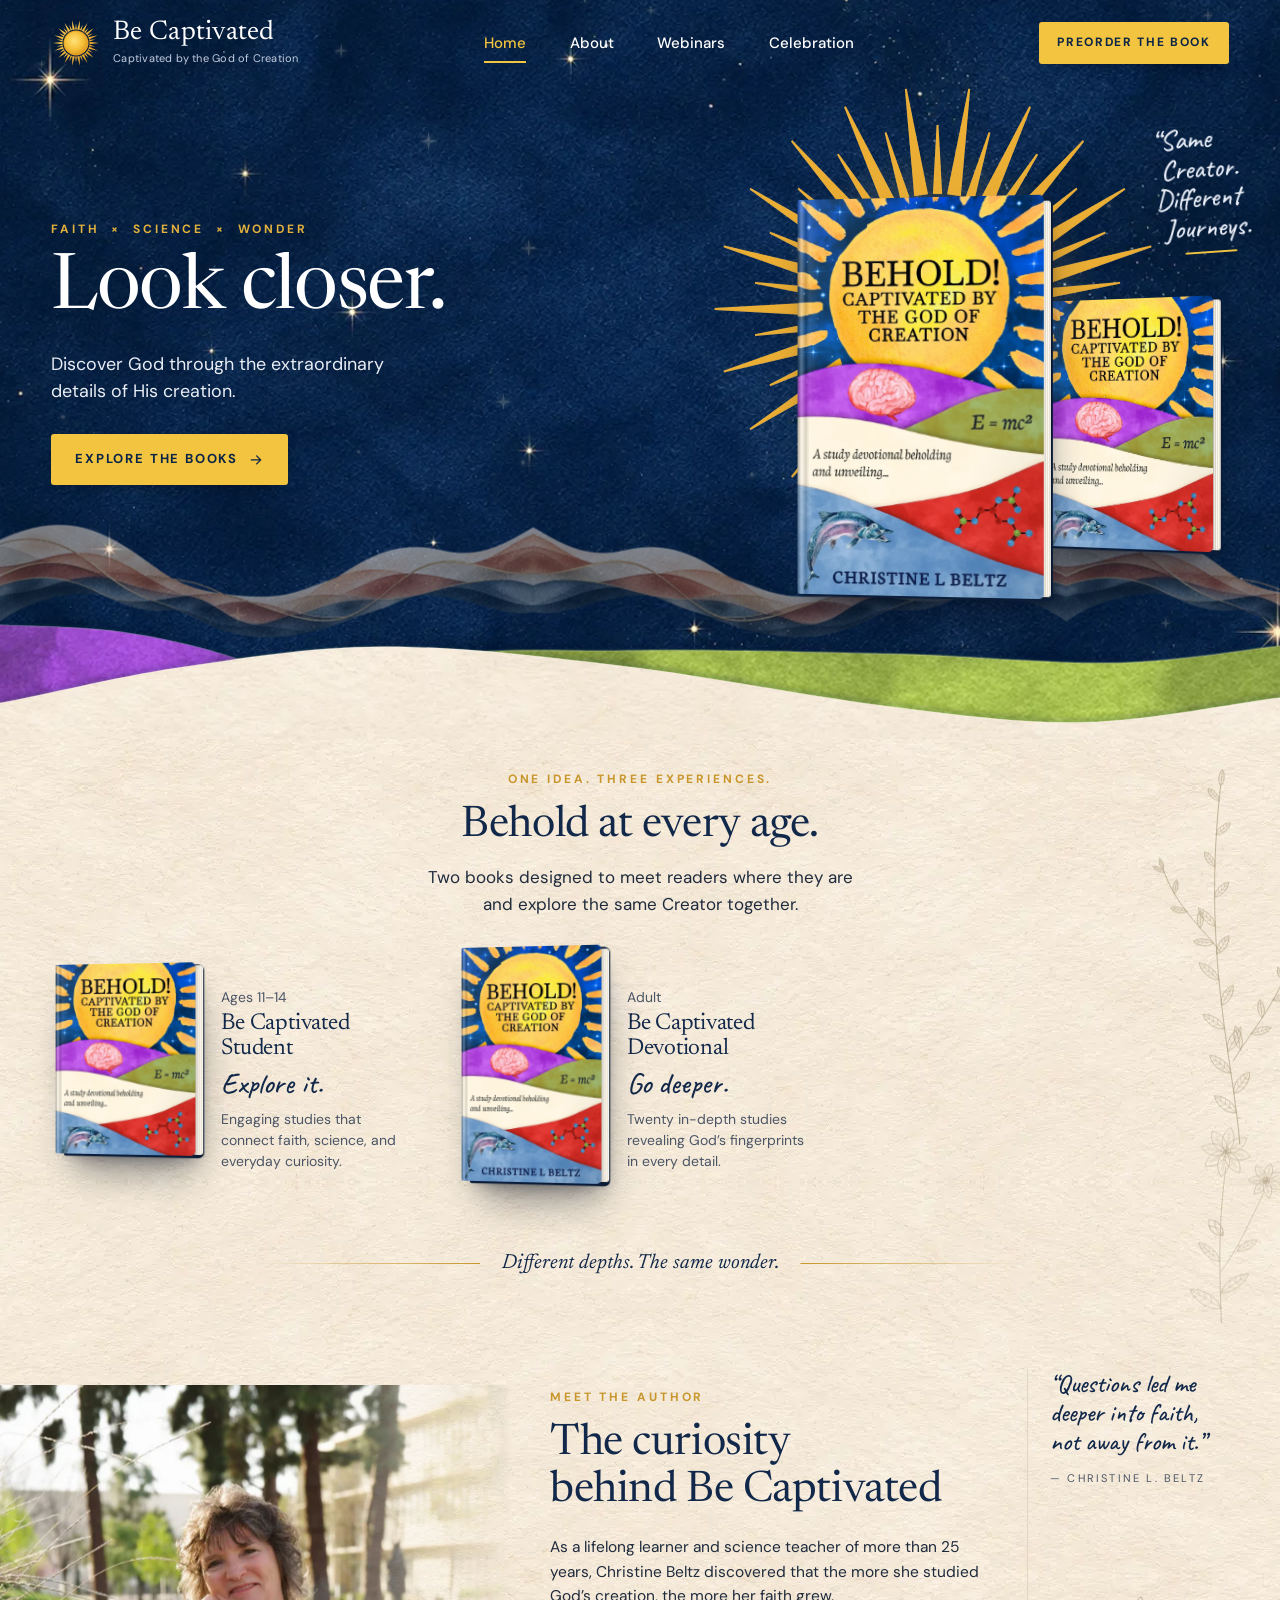
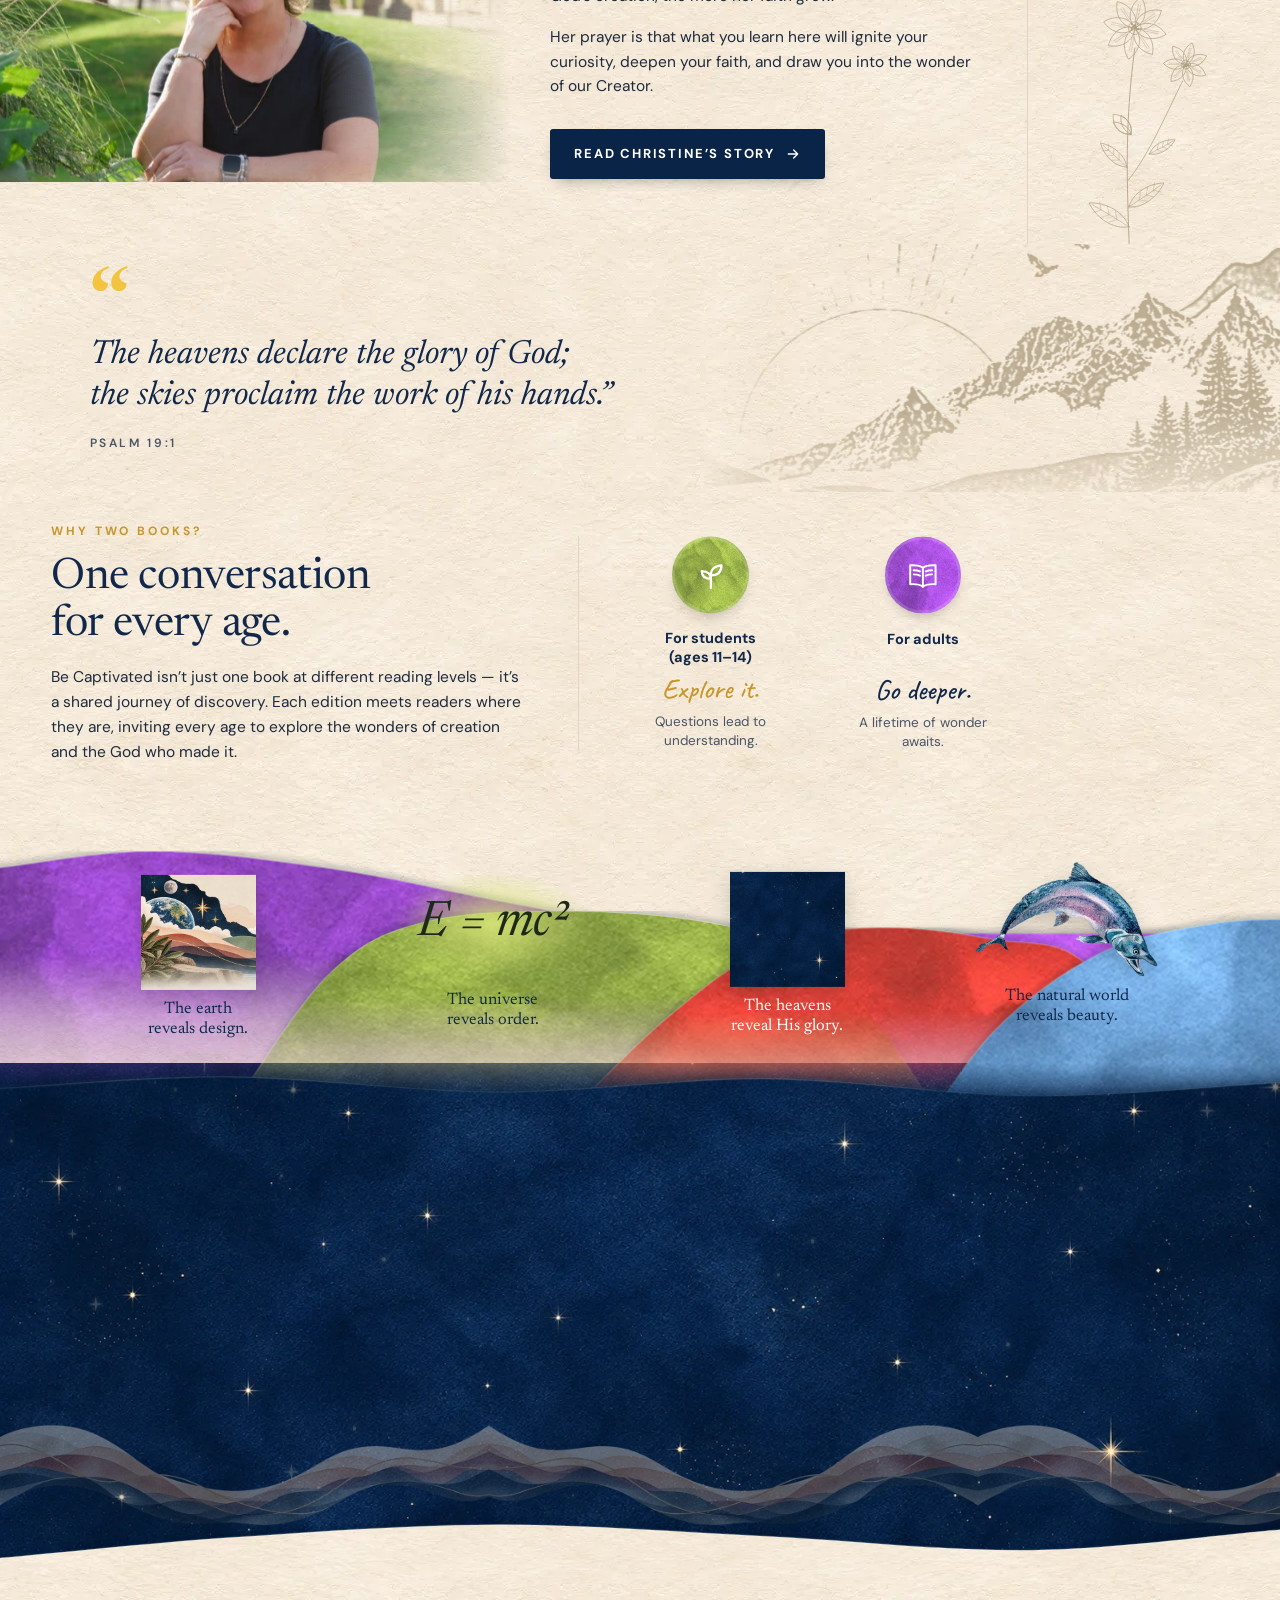
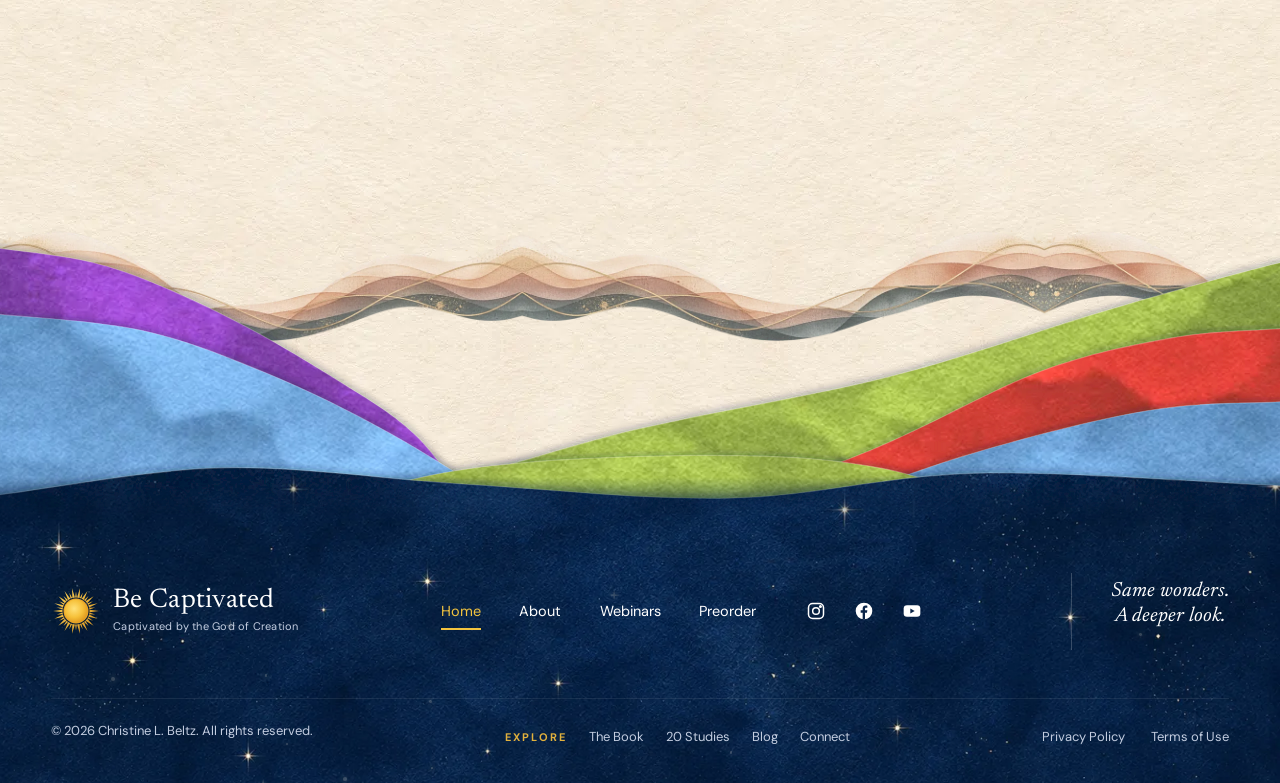
<file: website/index.html>
<!DOCTYPE html>
<html lang="en" class="no-js">
<head>
<meta charset="UTF-8">
<meta name="viewport" content="width=device-width, initial-scale=1">
<title>BEHOLD! Captivated by the God of Creation | Christine L. Beltz</title>
<meta name="description" content="Discover God's fingerprints in the extraordinary details of His creation. Be Captivated is a 20-study devotional and student series by Christine L. Beltz — for families, homeschool co-ops, and faith communities.">
<meta name="theme-color" content="#0a2448">
<meta property="og:type" content="website">
<meta property="og:title" content="BEHOLD! Captivated by the God of Creation | Christine L. Beltz">
<meta property="og:description" content="Discover God's fingerprints in the extraordinary details of His creation. Be Captivated is a 20-study devotional and student series by Christine L. Beltz.">
<meta property="og:image" content="images/covers/cover-devotional.jpg">
<link rel="icon" href="images/art/sun.svg" type="image/svg+xml">
<link rel="stylesheet" href="styles.css">
<script>document.documentElement.classList.remove('no-js');document.documentElement.classList.add('js')</script>
<meta name="robots" content="index, follow">
<meta name="author" content="Christine L. Beltz">
<link rel="canonical" href="https://becaptivatedbooks.com/">
<meta property="og:url" content="https://becaptivatedbooks.com/">
<meta name="twitter:card" content="summary_large_image">
</head>
<body>
<svg class="svg-defs" aria-hidden="true" focusable="false"><defs>
<pattern id="tx-purple" patternUnits="userSpaceOnUse" x="-160" y="0" width="1800" height="1013"><image href="images/textures/tex-purple.webp" width="1800" height="1013" preserveAspectRatio="none"/></pattern>
<pattern id="tx-green" patternUnits="userSpaceOnUse" x="-160" y="0" width="1800" height="1013"><image href="images/textures/tex-green.webp" width="1800" height="1013" preserveAspectRatio="none"/></pattern>
<pattern id="tx-red" patternUnits="userSpaceOnUse" x="-160" y="0" width="1800" height="1013"><image href="images/textures/tex-red.webp" width="1800" height="1013" preserveAspectRatio="none"/></pattern>
<pattern id="tx-blue" patternUnits="userSpaceOnUse" x="-160" y="0" width="1800" height="1013"><image href="images/textures/tex-blue.webp" width="1800" height="1013" preserveAspectRatio="none"/></pattern>
<pattern id="tx-lilac" patternUnits="userSpaceOnUse" x="-160" y="0" width="1800" height="1013"><image href="images/textures/tex-lilac.webp" width="1800" height="1013" preserveAspectRatio="none"/></pattern>
<pattern id="tx-paper" patternUnits="userSpaceOnUse" x="-160" y="0" width="1800" height="1013"><image href="images/textures/tex-paper.webp" width="1800" height="1013" preserveAspectRatio="none"/></pattern>
<pattern id="tx-navy" patternUnits="userSpaceOnUse" x="-160" y="0" width="1800" height="1013"><image href="images/textures/tex-navy.webp" width="1800" height="1013" preserveAspectRatio="none"/></pattern>
<filter id="f-cut" x="-5%" y="-40%" width="110%" height="180%"><feDropShadow dx="0" dy="-3" stdDeviation="4" flood-color="#0b1a30" flood-opacity=".28"/></filter>
<filter id="f-cut-down" x="-5%" y="-40%" width="110%" height="180%"><feDropShadow dx="0" dy="3" stdDeviation="4" flood-color="#0b1a30" flood-opacity=".22"/></filter>
<linearGradient id="g-fade" x1="0" y1="0" x2="0" y2="1"><stop offset="0" stop-color="#fff"/><stop offset=".38" stop-color="#fff"/><stop offset=".62" stop-color="#fff" stop-opacity=".45"/><stop offset=".95" stop-color="#fff" stop-opacity="0"/></linearGradient>
<mask id="m-fade" maskContentUnits="objectBoundingBox"><rect width="1" height="1" fill="url(#g-fade)"/></mask>
</defs></svg>
<a class="skip-link" href="#main">Skip to content</a>
<header class="site-header" id="top">
  <div class="container header-inner">
    <a class="brand" href="index.html" aria-label="Be Captivated home">
      <img class="brand__sun" src="images/art/sun.svg" alt="" width="50" height="50">
      <span><span class="brand__name">Be Captivated</span><span class="brand__tag">Captivated by the God of Creation</span></span>
    </a>
    <nav class="nav" aria-label="Main"><a href="index.html" aria-current="page">Home</a><a href="about.html">About</a><a href="webinars.html">Webinars</a><a href="celebration.html">Celebration</a></nav>
    <button class="btn btn--sm header-cta" type="button" data-open="preorder">Preorder the book</button>
    <button class="menu-toggle" type="button" aria-expanded="false" aria-controls="mobile-panel" aria-label="Open menu"><span></span><span></span><span></span></button>
  </div>
  <div class="mobile-panel" id="mobile-panel">
    <nav aria-label="Mobile"><a href="index.html" aria-current="page">Home</a><a href="about.html">About</a><a href="webinars.html">Webinars</a><a href="celebration.html">Celebration</a><a href="book.html">The Book</a><a href="studies.html">Studies</a><a href="blog.html">Blog</a><a href="contact.html">Connect</a></nav>
    <button class="btn btn--block" type="button" data-open="preorder">Preorder the book <svg viewBox="0 0 24 24" fill="none" stroke="currentColor" stroke-width="2" stroke-linecap="round" stroke-linejoin="round" aria-hidden="true" focusable="false" class="arrow"><path pathLength="1" d="M5 12h14M13 6l6 6-6 6"/></svg></button>
  </div>
</header>
<main id="main">

<section class="hero hero--home sec-navy">
  <div class="container hero__grid">
    <div class="hero__copy reveal" data-py="-50">
      <p class="eyebrow">Faith &nbsp;×&nbsp; Science &nbsp;×&nbsp; Wonder</p>
      <h1 class="display">Look closer.</h1>
      <p>Discover God through the extraordinary details of His creation.</p>
      <a class="btn" href="#books">Explore the books <svg viewBox="0 0 24 24" fill="none" stroke="currentColor" stroke-width="2.0" stroke-linecap="round" stroke-linejoin="round" aria-hidden="true" focusable="false" class="arrow"><path pathLength="1" d="M5 12h14M13 6l6 6-6 6"/></svg></a>
    </div>
    <div class="hero-books reveal reveal-d1" aria-label="The two Be Captivated editions">
      <span class="sun-glow" aria-hidden="true" data-py="-60" data-depth="-10"></span>
      <img class="hero-books__sun" src="images/art/sun-big.svg" alt="" data-py="-70" data-depth="-14">
      
      <div class="book  b-dev" data-py="-24" data-depth="32"><div class="book__body"><span class="book__back"></span><span class="book__pages"></span><div class="book__cover"><img src="images/covers/cover-devotional.webp" alt="Be Captivated by the God of Creation — study devotional cover" loading="eager" decoding="async"></div></div></div>
      <div class="book book--sq b-student" data-px="-46" data-py="22" data-depth="26"><div class="book__body"><span class="book__back"></span><span class="book__pages"></span><div class="book__cover"><img src="images/covers/cover-devotional.webp" alt="Be Captivated by the God of Creation — cover" loading="eager" decoding="async"></div></div></div>
    </div>
  </div>
  <p class="hero-quote" aria-hidden="true" data-py="46" data-depth="-18">“Same<br>&nbsp;Creator.<br>Different<br>&nbsp;Journeys.</p>
  <div class="flow " aria-hidden="true" data-py="-26" data-depth="6" style="--ratio:9.2583;--fh:clamp(80px,9vw,130px);bottom:clamp(50px,8vw,120px);opacity:.5;--fs:120s"><div class="flow__track" style="background-image:url(images/flow/flow-horizon.webp)"></div></div>
  <div class="wave wave--abs-bottom" aria-hidden="true" style="--h:clamp(110px,16.5vw,240px)"><svg class="wl" viewBox="-80 0 1600 240" preserveAspectRatio="none" focusable="false" data-wdy="0.080" data-wdx="-0.0120" style="--sa:1.10%;--sw:13.0s;--sd:0.0s"><path fill="url(#tx-purple)" filter="url(#f-cut)" d="M-82 242L-82 93.3L-80 93.3C-66.7 93.7 -36.7 94.2 0 96C36.7 97.8 95 97.7 140 104C185 110.3 230 120.7 270 134C310 147.3 346.7 166 380 184C413.3 202 455 232.3 470 242L1442 242L1442 242Z"/><path d="M-80 93.3C-66.7 93.7 -36.7 94.2 0 96C36.7 97.8 95 97.7 140 104C185 110.3 230 120.7 270 134C310 147.3 346.7 166 380 184C413.3 202 455 232.3 470 242" fill="none" stroke="rgba(255,255,255,.22)" stroke-width="1.2" vector-effect="non-scaling-stroke"/></svg><svg class="wl wl--rev" viewBox="-80 0 1600 240" preserveAspectRatio="none" focusable="false" data-wdy="0.125" data-wdx="0.0160" style="--sa:1.28%;--sw:16.5s;--sd:13.8s"><path fill="url(#tx-green)" filter="url(#f-cut)" d="M-2 242L-2 242L360 242C378.3 223.7 413.3 152.7 470 132C526.7 111.3 611.7 119.7 700 118C788.3 116.3 908.3 119.7 1000 122C1091.7 124.3 1176.7 133.7 1250 132C1323.3 130.3 1395 116.2 1440 112C1485 107.8 1506.7 107.8 1520 106.9L1522 106.9L1522 242Z"/><path d="M360 242C378.3 223.7 413.3 152.7 470 132C526.7 111.3 611.7 119.7 700 118C788.3 116.3 908.3 119.7 1000 122C1091.7 124.3 1176.7 133.7 1250 132C1323.3 130.3 1395 116.2 1440 112C1485 107.8 1506.7 107.8 1520 106.9" fill="none" stroke="rgba(255,255,255,.22)" stroke-width="1.2" vector-effect="non-scaling-stroke"/></svg><svg class="wl" viewBox="-80 0 1600 240" preserveAspectRatio="none" focusable="false" data-wdy="0.035" data-wdx="0.0000" style="--sa:0.50%;--sw:22.0s;--sd:16.6s"><path fill="url(#tx-paper)" filter="url(#f-cut)" d="M-82 242L-82 201.6L-80 201.6C-66.7 200 -46.7 200.3 0 192C46.7 183.7 128.3 162.7 200 152C271.7 141.3 346.7 128.3 430 128C513.3 127.7 605 138.7 700 150C795 161.3 913.3 185.3 1000 196C1086.7 206.7 1146.7 215.7 1220 214C1293.3 212.3 1390 191.7 1440 186C1490 180.3 1506.7 180.9 1520 179.9L1522 179.9L1522 242Z"/><path d="M-80 201.6C-66.7 200 -46.7 200.3 0 192C46.7 183.7 128.3 162.7 200 152C271.7 141.3 346.7 128.3 430 128C513.3 127.7 605 138.7 700 150C795 161.3 913.3 185.3 1000 196C1086.7 206.7 1146.7 215.7 1220 214C1293.3 212.3 1390 191.7 1440 186C1490 180.3 1506.7 180.9 1520 179.9" fill="none" stroke="rgba(255,255,255,.22)" stroke-width="1.2" vector-effect="non-scaling-stroke"/></svg></div>
</section>

<section class="editions sec-cream" id="books">
  <img class="deco" src="images/art/botanical-sprig.svg" alt="" data-py="40" style="right:-30px;top:-10px;width:clamp(120px,13vw,190px);opacity:.8">
  <img class="deco" src="images/art/botanical-flower.svg" alt="" data-py="-30" style="right:-20px;bottom:-40px;width:clamp(110px,11vw,160px);opacity:.7">
  <div class="container rel">
    <header class="section-head reveal">
      <p class="eyebrow">One idea. Three experiences.</p>
      <h2 class="h2">Behold at every age.</h2>
      <p>Two books designed to meet readers where they are<br>and explore the same Creator together.</p>
    </header>
    <div class="editions__grid">
      <article class="edition reveal reveal-d1">
        <div class="book book--sq book--sq" data-py="-26"><div class="book__body"><span class="book__back"></span><span class="book__pages"></span><div class="book__cover"><img src="images/covers/cover-devotional.webp" alt="Be Captivated by the God of Creation — cover" loading="lazy" decoding="async"></div></div></div>
        <div>
          <p class="edition__ages">Ages 11–14</p>
          <h3 class="edition__title">Be Captivated<br>Student</h3>
          <span class="edition__script">Explore it.</span>
          <p>Engaging studies that connect faith, science, and everyday curiosity.</p>
        </div>
      </article>
      <article class="edition reveal reveal-d2">
        <div class="book  " data-py="-20"><div class="book__body"><span class="book__back"></span><span class="book__pages"></span><div class="book__cover"><img src="images/covers/cover-devotional.webp" alt="Be Captivated by the God of Creation — study devotional cover" loading="lazy" decoding="async"></div></div></div>
        <div>
          <p class="edition__ages">Adult</p>
          <h3 class="edition__title">Be Captivated<br>Devotional</h3>
          <span class="edition__script">Go deeper.</span>
          <p>Twenty in-depth studies revealing God’s fingerprints in every detail.</p>
        </div>
      </article>
    </div>
    <p class="rule-caption reveal">Different depths. The same wonder.</p>
  </div>
</section>

<section class="author-teaser sec-cream">
  <div class="container author-teaser__grid">
    <div class="author-teaser__photo reveal">
      <img data-py="-36" src="images/photos/hero-author.webp" alt="Christine L. Beltz smiling outdoors among the trees" loading="lazy" width="667" height="1000">
    </div>
    <div class="author-teaser__copy reveal reveal-d1">
      <p class="eyebrow">Meet the author</p>
      <h2 class="h2">The curiosity<br>behind Be Captivated</h2>
      <p>As a lifelong learner and science teacher of more than 25 years, Christine Beltz discovered that the more she studied God’s creation, the more her faith grew.</p>
      <p>Her prayer is that what you learn here will ignite your curiosity, deepen your faith, and draw you into the wonder of our Creator.</p>
      <a class="btn btn--navy" href="about.html">Read Christine’s story <svg viewBox="0 0 24 24" fill="none" stroke="currentColor" stroke-width="2.0" stroke-linecap="round" stroke-linejoin="round" aria-hidden="true" focusable="false" class="arrow"><path pathLength="1" d="M5 12h14M13 6l6 6-6 6"/></svg></a>
    </div>
    <aside class="aside-quote reveal reveal-d2" data-py="-24">
      <div>
        <blockquote>“Questions led me deeper into faith, not away from it.”</blockquote>
        <cite>— Christine L. Beltz</cite>
      </div>
      <img class="deco" src="images/art/botanical-flower.svg" alt="">
    </aside>
  </div>
</section>

<section class="psalm sec-cream">
  <img class="deco psalm__art" src="images/art/sketch-mountains.webp" alt="" loading="lazy" data-px="-70" data-py="-24">
  <div class="container">
    <figure class="psalm__inner reveal" style="margin:0;padding-left:clamp(0px,3vw,40px)">
      <span class="psalm__mark" aria-hidden="true">“</span>
      <blockquote>The heavens declare the glory of God;<br>the skies proclaim the work of his hands.”</blockquote>
      <figcaption><cite>Psalm 19:1</cite></figcaption>
    </figure>
  </div>
</section>

<section class="why sec-cream">
  <div class="container why__grid">
    <div class="why__copy reveal">
      <p class="eyebrow">Why two books?</p>
      <h2 class="h2">One conversation<br>for every age.</h2>
      <p>Be Captivated isn’t just one book at different reading levels — it’s a shared journey of discovery. Each edition meets readers where they are, inviting every age to explore the wonders of creation and the God who made it.</p>
    </div>
    <div class="why__cols">
      <div class="why-col reveal reveal-d1" data-py="-26">
        <div class="why-col__icon why-col__icon--green"><svg viewBox="0 0 24 24" fill="none" stroke="currentColor" stroke-width="1.6" stroke-linecap="round" stroke-linejoin="round" aria-hidden="true" focusable="false"><path pathLength="1" d="M12 21v-9"/><path pathLength="1" d="M12 12c0-4 2.6-6.8 7.5-7 0 4.6-2.8 7-7.5 7z"/><path pathLength="1" d="M12 14.5c0-3-2-5.3-6.5-5.5 0 3.7 2.4 5.5 6.5 5.5z"/></svg></div>
        <h3>For students<br>(ages 11–14)</h3>
        <span class="script">Explore it.</span>
        <p>Questions lead to understanding.</p>
      </div>
      <div class="why-col reveal reveal-d2" data-py="-42">
        <div class="why-col__icon why-col__icon--purple"><svg viewBox="0 0 24 24" fill="none" stroke="currentColor" stroke-width="1.4" stroke-linecap="round" stroke-linejoin="round" aria-hidden="true" focusable="false"><path pathLength="1" d="M12 6.5C10 5 7.4 4.5 3 4.8v13.4c4.4-.3 7 .2 9 1.8 2-1.6 4.6-2.1 9-1.8V4.8c-4.4-.3-7 .2-9 1.7z"/><path pathLength="1" d="M12 6.5V20"/><path pathLength="1" d="M5.5 8.2c1.8 0 3.2.3 4.4.9M5.5 11.2c1.8 0 3.2.3 4.4.9M18.5 8.2c-1.8 0-3.2.3-4.4.9M18.5 11.2c-1.8 0-3.2.3-4.4.9"/></svg></div>
        <h3>For adults<br>&nbsp;</h3>
        <span class="script" style="color:var(--navy-ink)">Go deeper.</span>
        <p>A lifetime of wonder awaits.</p>
      </div>
    </div>
  </div>
</section>

<section class="science-band" aria-label="What creation reveals">
  <div class="wave wave--blend" aria-hidden="true"><svg class="wl" viewBox="-80 0 1600 320" preserveAspectRatio="none" focusable="false" data-wdy="0.080" data-wdx="-0.0120" style="--sa:1.10%;--sw:13.0s;--sd:0.0s"><path fill="url(#tx-purple)" filter="url(#f-cut)" mask="url(#m-fade)" d="M-82 322L-82 56.8L-80 56.8C-66.7 56 -43.3 55.8 0 52C43.3 48.2 116.7 34 180 34C243.3 34 316.7 43.7 380 52C443.3 60.3 496.7 72.7 560 84C623.3 95.3 726.7 114 760 120L1442 120L1442 322Z"/><path d="M-80 56.8C-66.7 56 -43.3 55.8 0 52C43.3 48.2 116.7 34 180 34C243.3 34 316.7 43.7 380 52C443.3 60.3 496.7 72.7 560 84C623.3 95.3 726.7 114 760 120" fill="none" stroke="rgba(255,255,255,.22)" stroke-width="1.2" vector-effect="non-scaling-stroke"/></svg><svg class="wl wl--rev" viewBox="-80 0 1600 320" preserveAspectRatio="none" focusable="false" data-wdy="0.125" data-wdx="0.0160" style="--sa:1.28%;--sw:16.5s;--sd:13.8s"><path fill="url(#tx-green)" filter="url(#f-cut)" mask="url(#m-fade)" d="M-2 322L-2 290L250 290C268.3 266.7 323.3 182.3 360 150C396.7 117.7 421.7 106.7 470 96C518.3 85.3 591.7 84.7 650 86C708.3 87.3 773.3 93.3 820 104C866.7 114.7 893.3 119 930 150C966.7 181 1021.7 266.7 1040 290L1442 290L1442 322Z"/><path d="M250 290C268.3 266.7 323.3 182.3 360 150C396.7 117.7 421.7 106.7 470 96C518.3 85.3 591.7 84.7 650 86C708.3 87.3 773.3 93.3 820 104C866.7 114.7 893.3 119 930 150C966.7 181 1021.7 266.7 1040 290" fill="none" stroke="rgba(255,255,255,.22)" stroke-width="1.2" vector-effect="non-scaling-stroke"/></svg><svg class="wl" viewBox="-80 0 1600 320" preserveAspectRatio="none" focusable="false" data-wdy="0.170" data-wdx="-0.0200" style="--sa:1.46%;--sw:20.0s;--sd:14.6s"><path fill="url(#tx-red)" filter="url(#f-cut)" mask="url(#m-fade)" d="M-2 322L-2 300L640 300C660 281.7 720 221.3 760 190C800 158.7 840 128.3 880 112C920 95.7 958.3 93.3 1000 92C1041.7 90.7 1090 97 1130 104C1170 111 1206.7 101.3 1240 134C1273.3 166.7 1315 272.3 1330 300L1442 300L1442 322Z"/><path d="M640 300C660 281.7 720 221.3 760 190C800 158.7 840 128.3 880 112C920 95.7 958.3 93.3 1000 92C1041.7 90.7 1090 97 1130 104C1170 111 1206.7 101.3 1240 134C1273.3 166.7 1315 272.3 1330 300" fill="none" stroke="rgba(255,255,255,.22)" stroke-width="1.2" vector-effect="non-scaling-stroke"/></svg><svg class="wl wl--rev" viewBox="-80 0 1600 320" preserveAspectRatio="none" focusable="false" data-wdy="0.215" data-wdx="0.0240" style="--sa:1.64%;--sw:23.5s;--sd:15.4s"><path fill="url(#tx-blue)" filter="url(#f-cut)" d="M-2 322L-2 320L1000 320C1016.7 298.3 1063.3 225.3 1100 190C1136.7 154.7 1180 126.7 1220 108C1260 89.3 1303.3 84 1340 78C1376.7 72 1410 73.5 1440 72C1470 70.5 1506.7 69.6 1520 69.1L1522 69.1L1522 322Z"/><path d="M1000 320C1016.7 298.3 1063.3 225.3 1100 190C1136.7 154.7 1180 126.7 1220 108C1260 89.3 1303.3 84 1340 78C1376.7 72 1410 73.5 1440 72C1470 70.5 1506.7 69.6 1520 69.1" fill="none" stroke="rgba(255,255,255,.22)" stroke-width="1.2" vector-effect="non-scaling-stroke"/></svg><svg class="wl" viewBox="-80 0 1600 320" preserveAspectRatio="none" focusable="false" data-wdy="0.035" data-wdx="0.0000" style="--sa:0.50%;--sw:22.0s;--sd:11.2s"><path fill="url(#tx-navy)" filter="url(#f-cut)" d="M-82 322L-82 294.2L-80 294.2C-66.7 293.8 -56.7 294.4 0 292C56.7 289.6 166.7 279.3 260 280C353.3 280.7 460 295.7 560 296C660 296.3 760 281.3 860 282C960 282.7 1063.3 299.3 1160 300C1256.7 300.7 1380 288.7 1440 286C1500 283.3 1506.7 284 1520 283.6L1522 283.6L1522 322Z"/><path d="M-80 294.2C-66.7 293.8 -56.7 294.4 0 292C56.7 289.6 166.7 279.3 260 280C353.3 280.7 460 295.7 560 296C660 296.3 760 281.3 860 282C960 282.7 1063.3 299.3 1160 300C1256.7 300.7 1380 288.7 1440 286C1500 283.3 1506.7 284 1520 283.6" fill="none" stroke="rgba(255,255,255,.22)" stroke-width="1.2" vector-effect="non-scaling-stroke"/></svg></div>
  <div class="container science-band__items">
    <div class="sci sci--purple reveal" data-py="-22">
      <div class="sci__art"><img src="images/art/feature-earth.webp" alt="Watercolor illustration of the earth" loading="lazy" width="359" height="274"></div>
      <p class="sci__cap">The earth<br>reveals design.</p>
    </div>
    <div class="sci sci--green reveal reveal-d1" data-py="-40">
      <div class="sci__art"><span class="sci__emc" aria-label="E equals m c squared">E = mc²</span></div>
      <p class="sci__cap">The universe<br>reveals order.</p>
    </div>
    <div class="sci sci--red reveal reveal-d2" data-py="-28">
      <div class="sci__art"><img src="images/art/topic-heavens.webp" alt="Watercolor illustration of the heavens" loading="lazy" width="359" height="274"></div>
      <p class="sci__cap sci__cap--light">The heavens<br>reveal His glory.</p>
    </div>
    <div class="sci sci--blue reveal reveal-d3" data-py="-48" data-px="-30">
      <div class="sci__art"><img src="images/art/salmon.webp" alt="Watercolor illustration of a salmon" loading="lazy" width="559" height="352"></div>
      <p class="sci__cap">The natural world<br>reveals beauty.</p>
    </div>
  </div>
  <div class="wave science-band__mwave wave--blend" aria-hidden="true" style="--h:56px"><svg class="wl" viewBox="-80 0 1600 80" preserveAspectRatio="none" focusable="false" data-wdy="0.060" data-wdx="-0.0120" style="--sa:1.10%;--sw:13.0s;--sd:0.0s"><path fill="url(#tx-navy)" filter="url(#f-cut)" d="M-82 82L-82 42.9L-80 42.9C-66.7 42.4 -73.3 44.2 0 40C73.3 35.8 240 17.3 360 18C480 18.7 600 43.7 720 44C840 44.3 960 20.7 1080 20C1200 19.3 1366.7 36.2 1440 40C1513.3 43.8 1506.7 42.2 1520 42.7L1522 42.7L1522 82Z"/><path d="M-80 42.9C-66.7 42.4 -73.3 44.2 0 40C73.3 35.8 240 17.3 360 18C480 18.7 600 43.7 720 44C840 44.3 960 20.7 1080 20C1200 19.3 1366.7 36.2 1440 40C1513.3 43.8 1506.7 42.2 1520 42.7" fill="none" stroke="rgba(255,255,255,.22)" stroke-width="1.2" vector-effect="non-scaling-stroke"/></svg></div>
</section>

<section class="webinar-teaser sec-navy">
  <div class="container webinar-teaser__grid">
    <div class="reveal">
      <p class="eyebrow">Coming soon</p>
      <h2 class="h2">Don’t just read it.<br>Talk about it.</h2>
      <p>Be Captivated Webinars will bring parents, students, and curious minds together for meaningful conversations about faith, science, and creation.</p>
      <button class="btn" type="button" data-open="webinar">Join the webinar list <svg viewBox="0 0 24 24" fill="none" stroke="currentColor" stroke-width="2.0" stroke-linecap="round" stroke-linejoin="round" aria-hidden="true" focusable="false" class="arrow"><path pathLength="1" d="M5 12h14M13 6l6 6-6 6"/></svg></button>
    </div>
    <div class="monitor reveal reveal-d1" data-py="-30">
      <div class="monitor__screen">
        <img src="images/photos/author-table.webp" alt="Christine Beltz seated at a table, ready for a live conversation" loading="lazy" width="800" height="534">
        <span class="monitor__live">Live</span>
      </div>
      <div class="monitor__stand"></div>
      <div class="monitor__base"></div>
    </div>
    <ul class="icon-list reveal reveal-d2" data-py="24">
      <li><svg viewBox="0 0 24 24" fill="none" stroke="currentColor" stroke-width="1.5" stroke-linecap="round" stroke-linejoin="round" aria-hidden="true" focusable="false"><path pathLength="1" d="M4 5h12a2 2 0 0 1 2 2v6a2 2 0 0 1-2 2H9l-4 3.5V15H4a2 2 0 0 1-2-2V7a2 2 0 0 1 2-2z"/><path pathLength="1" d="M18 9h2a2 2 0 0 1 2 2v5a2 2 0 0 1-2 2h-1v2.5L16 18h-3"/></svg> Live discussions</li>
      <li><svg viewBox="0 0 24 24" fill="none" stroke="currentColor" stroke-width="1.5" stroke-linecap="round" stroke-linejoin="round" aria-hidden="true" focusable="false"><circle cx="12" cy="12" r="9"/><path pathLength="1" d="M9.6 9.3a2.5 2.5 0 1 1 3.4 2.3c-.7.3-1 .9-1 1.6v.5"/><circle cx="12" cy="16.8" r=".6" fill="currentColor"/></svg> Q&amp;A with Christine</li>
      <li><svg viewBox="0 0 24 24" fill="none" stroke="currentColor" stroke-width="1.5" stroke-linecap="round" stroke-linejoin="round" aria-hidden="true" focusable="false"><rect x="4.5" y="4" width="15" height="17" rx="1.5"/><path pathLength="1" d="M9 3h6v2.5H9z"/><path pathLength="1" d="M8 11l1.5 1.5L12 10M8 16l1.5 1.5L12 15M14 11.5h2.5M14 16.5h2.5"/></svg> Practical takeaways</li>
      <li><svg viewBox="0 0 24 24" fill="none" stroke="currentColor" stroke-width="1.5" stroke-linecap="round" stroke-linejoin="round" aria-hidden="true" focusable="false"><path pathLength="1" d="M3.5 11L12 4l8.5 7"/><path pathLength="1" d="M5.5 9.5V20h13V9.5"/><path pathLength="1" d="M12 17.5s-3-1.8-3-3.8a1.6 1.6 0 0 1 3-.8 1.6 1.6 0 0 1 3 .8c0 2-3 3.8-3 3.8z"/></svg> For families, classrooms<br>and communities</li>
    </ul>
  </div>
  <div class="flow flow--rev" aria-hidden="true" data-py="-20" style="--ratio:9.5500;--fh:clamp(70px,8vw,110px);bottom:clamp(20px,3vw,50px);opacity:.38;--fs:140s;z-index:0"><div class="flow__track" style="background-image:url(images/flow/flow-gold-accents.webp)"></div></div>
  <div class="wave wave--abs-bottom" aria-hidden="true" style="--h:clamp(50px,6vw,90px)"><svg class="wl" viewBox="-80 0 1600 120" preserveAspectRatio="none" focusable="false" data-wdy="0.060" data-wdx="-0.0120" style="--sa:1.10%;--sw:13.0s;--sd:0.0s"><path fill="url(#tx-paper)" filter="url(#f-cut)" d="M-82 122L-82 83.9L-80 83.9C-66.7 82.9 -56.7 84.3 0 78C56.7 71.7 166.7 54.7 260 46C353.3 37.3 460 26.3 560 26C660 25.7 760 37.3 860 44C960 50.7 1063.3 67.7 1160 66C1256.7 64.3 1380 40.2 1440 34C1500 27.8 1506.7 29.4 1520 28.5L1522 28.5L1522 122Z"/><path d="M-80 83.9C-66.7 82.9 -56.7 84.3 0 78C56.7 71.7 166.7 54.7 260 46C353.3 37.3 460 26.3 560 26C660 25.7 760 37.3 860 44C960 50.7 1063.3 67.7 1160 66C1256.7 64.3 1380 40.2 1440 34C1500 27.8 1506.7 29.4 1520 28.5" fill="none" stroke="rgba(255,255,255,.22)" stroke-width="1.2" vector-effect="non-scaling-stroke"/></svg></div>
</section>

<section class="collection sec-cream">
  <img class="deco" src="images/art/botanical-branch.svg" alt="" data-py="50" style="right:-40px;top:20px;width:clamp(160px,16vw,240px);opacity:.5;transform:scaleX(-1)">
  <img class="deco" src="images/art/botanical-sprig.svg" alt="" data-py="30" style="left:2%;top:40px;width:clamp(90px,8vw,120px);opacity:.45">
  <div class="container collection__grid">
    <div class="collection__copy reveal">
      <p class="eyebrow">The BEHOLD! Collection</p>
      <h2 class="h2">Choose your way<br>to look closer.</h2>
      <p>BEHOLD! Captivated by the God of Creation — now available in a Young Readers edition.</p>
      <button class="btn" type="button" data-open="preorder">Preorder now <svg viewBox="0 0 24 24" fill="none" stroke="currentColor" stroke-width="2.0" stroke-linecap="round" stroke-linejoin="round" aria-hidden="true" focusable="false" class="arrow"><path pathLength="1" d="M5 12h14M13 6l6 6-6 6"/></svg></button>
    </div>
    <div class="trio reveal reveal-d1">
      <div class="book  b-dev" data-py="-20" data-depth="20"><div class="book__body"><span class="book__back"></span><span class="book__pages"></span><div class="book__cover"><img src="images/covers/cover-devotional.webp" alt="Be Captivated by the God of Creation — study devotional cover" loading="lazy" decoding="async"></div></div></div>
      <div class="book book--sq b-student" data-px="-30" data-py="24" data-depth="16"><div class="book__body"><span class="book__back"></span><span class="book__pages"></span><div class="book__cover"><img src="images/covers/cover-devotional.webp" alt="Be Captivated by the God of Creation — cover" loading="lazy" decoding="async"></div></div></div>
    </div>
  </div>
  <div class="flow " aria-hidden="true" data-py="30" data-px="-40" style="--ratio:9.0667;--fh:clamp(80px,9vw,130px);top:clamp(150px,19vw,270px);opacity:.7;--fs:100s;z-index:1"><div class="flow__track" style="background-image:url(images/flow/flow-golden-ribbons.webp)"></div></div>
  <div class="collection__waves"><div class="wave wave--blend" aria-hidden="true" style="--h:clamp(150px,23vw,330px)"><svg class="wl" viewBox="-80 0 1600 330" preserveAspectRatio="none" focusable="false" data-wdy="0.080" data-wdx="-0.0120" style="--sa:1.10%;--sw:13.0s;--sd:0.0s"><path fill="url(#tx-green)" filter="url(#f-cut)" d="M-82 332L-82 333.4L-80 333.4C-66.7 332.9 -83.3 335.6 0 330C83.3 324.4 300 317.3 420 300C540 282.7 623.3 248 720 226C816.7 204 911.7 190.3 1000 168C1088.3 145.7 1176.7 113.3 1250 92C1323.3 70.7 1395 50.9 1440 40C1485 29.1 1506.7 29.1 1520 26.9L1522 26.9L1522 332Z"/><path d="M-80 333.4C-66.7 332.9 -83.3 335.6 0 330C83.3 324.4 300 317.3 420 300C540 282.7 623.3 248 720 226C816.7 204 911.7 190.3 1000 168C1088.3 145.7 1176.7 113.3 1250 92C1323.3 70.7 1395 50.9 1440 40C1485 29.1 1506.7 29.1 1520 26.9" fill="none" stroke="rgba(255,255,255,.22)" stroke-width="1.2" vector-effect="non-scaling-stroke"/></svg><svg class="wl wl--rev" viewBox="-80 0 1600 330" preserveAspectRatio="none" focusable="false" data-wdy="0.125" data-wdx="0.0160" style="--sa:1.28%;--sw:16.5s;--sd:13.8s"><path fill="url(#tx-red)" filter="url(#f-cut)" d="M-2 332L-2 330L760 330C796.7 316.7 911.7 278 980 250C1048.3 222 1113.3 183 1170 162C1226.7 141 1275 132 1320 124C1365 116 1406.7 116.3 1440 114C1473.3 111.7 1506.7 110.7 1520 110L1522 110L1522 332Z"/><path d="M760 330C796.7 316.7 911.7 278 980 250C1048.3 222 1113.3 183 1170 162C1226.7 141 1275 132 1320 124C1365 116 1406.7 116.3 1440 114C1473.3 111.7 1506.7 110.7 1520 110" fill="none" stroke="rgba(255,255,255,.22)" stroke-width="1.2" vector-effect="non-scaling-stroke"/></svg><svg class="wl" viewBox="-80 0 1600 330" preserveAspectRatio="none" focusable="false" data-wdy="0.170" data-wdx="-0.0200" style="--sa:1.46%;--sw:20.0s;--sd:14.6s"><path fill="url(#tx-purple)" filter="url(#f-cut)" d="M-82 332L-82 16L-80 16C-66.7 17.3 -33.3 19.3 0 24C33.3 28.7 78.3 31.7 120 44C161.7 56.3 206.7 76.7 250 98C293.3 119.3 343.3 149 380 172C416.7 195 443.3 209.7 470 236C496.7 262.3 528.3 314.3 540 330L1442 330L1442 332Z"/><path d="M-80 16C-66.7 17.3 -33.3 19.3 0 24C33.3 28.7 78.3 31.7 120 44C161.7 56.3 206.7 76.7 250 98C293.3 119.3 343.3 149 380 172C416.7 195 443.3 209.7 470 236C496.7 262.3 528.3 314.3 540 330" fill="none" stroke="rgba(255,255,255,.22)" stroke-width="1.2" vector-effect="non-scaling-stroke"/></svg><svg class="wl wl--rev" viewBox="-80 0 1600 330" preserveAspectRatio="none" focusable="false" data-wdy="0.215" data-wdx="0.0240" style="--sa:1.64%;--sw:23.5s;--sd:15.4s"><path fill="url(#tx-blue)" filter="url(#f-cut)" d="M-82 332L-82 92.6L-80 92.6C-66.7 93.5 -40 94.1 0 98C40 101.9 110 105 160 116C210 127 253.3 144.7 300 164C346.7 183.3 390 204.3 440 232C490 259.7 573.3 313.7 600 330L1442 330L1442 332Z"/><path d="M-80 92.6C-66.7 93.5 -40 94.1 0 98C40 101.9 110 105 160 116C210 127 253.3 144.7 300 164C346.7 183.3 390 204.3 440 232C490 259.7 573.3 313.7 600 330" fill="none" stroke="rgba(255,255,255,.22)" stroke-width="1.2" vector-effect="non-scaling-stroke"/></svg><svg class="wl" viewBox="-80 0 1600 330" preserveAspectRatio="none" focusable="false" data-wdy="0.260" data-wdx="-0.0280" style="--sa:1.10%;--sw:27.0s;--sd:16.2s"><path fill="url(#tx-blue)" filter="url(#f-cut)" d="M-2 332L-2 330L880 330C913.3 318 1011.7 278.7 1080 258C1148.3 237.3 1230 216.3 1290 206C1350 195.7 1401.7 198.2 1440 196C1478.3 193.8 1506.7 193.3 1520 192.8L1522 192.8L1522 332Z"/><path d="M880 330C913.3 318 1011.7 278.7 1080 258C1148.3 237.3 1230 216.3 1290 206C1350 195.7 1401.7 198.2 1440 196C1478.3 193.8 1506.7 193.3 1520 192.8" fill="none" stroke="rgba(255,255,255,.22)" stroke-width="1.2" vector-effect="non-scaling-stroke"/></svg><svg class="wl wl--rev" viewBox="-80 0 1600 330" preserveAspectRatio="none" focusable="false" data-wdy="0.300" data-wdx="0.0320" style="--sa:1.28%;--sw:30.5s;--sd:17.0s"><path fill="url(#tx-green)" filter="url(#f-cut)" d="M-2 332L-2 330L300 330C336.7 320.3 436.7 284.3 520 272C603.3 259.7 720 256 800 256C880 256 940 259.7 1000 272C1060 284.3 1133.3 320.3 1160 330L1442 330L1442 332Z"/><path d="M300 330C336.7 320.3 436.7 284.3 520 272C603.3 259.7 720 256 800 256C880 256 940 259.7 1000 272C1060 284.3 1133.3 320.3 1160 330" fill="none" stroke="rgba(255,255,255,.22)" stroke-width="1.2" vector-effect="non-scaling-stroke"/></svg><svg class="wl" viewBox="-80 0 1600 330" preserveAspectRatio="none" focusable="false" data-wdy="0.035" data-wdx="0.0000" style="--sa:0.50%;--sw:22.0s;--sd:5.8s"><path fill="url(#tx-navy)" filter="url(#f-cut)" d="M-82 332L-82 305.8L-80 305.8C-66.7 304.8 -55 306 0 300C55 294 163.3 272 250 270C336.7 268 425 282.3 520 288C615 293.7 723.3 306 820 304C916.7 302 996.7 278.3 1100 276C1203.3 273.7 1370 287.3 1440 290C1510 292.7 1506.7 291.6 1520 292L1522 292L1522 332Z"/><path d="M-80 305.8C-66.7 304.8 -55 306 0 300C55 294 163.3 272 250 270C336.7 268 425 282.3 520 288C615 293.7 723.3 306 820 304C916.7 302 996.7 278.3 1100 276C1203.3 273.7 1370 287.3 1440 290C1510 292.7 1506.7 291.6 1520 292" fill="none" stroke="rgba(255,255,255,.22)" stroke-width="1.2" vector-effect="non-scaling-stroke"/></svg></div></div>
</section>

</main>
<footer class="site-footer sec-navy">
  <div class="container">
    <div class="footer-top">
      <a class="brand" href="index.html" aria-label="Be Captivated home">
        <img class="brand__sun" src="images/art/sun.svg" alt="" width="50" height="50" loading="lazy">
        <span><span class="brand__name">Be Captivated</span><span class="brand__tag">Captivated by the God of Creation</span></span>
      </a>
      <div class="footer-mid">
        <nav class="footer-nav" aria-label="Footer"><a href="index.html" aria-current="page">Home</a><a href="about.html">About</a><a href="webinars.html">Webinars</a><button type="button" data-open="preorder">Preorder</button></nav>
        <div class="socials">
          <a href="#" aria-label="Instagram"><svg viewBox="0 0 24 24" fill="none" stroke="currentColor" stroke-width="1.8" stroke-linecap="round" stroke-linejoin="round" aria-hidden="true" focusable="false"><rect x="3" y="3" width="18" height="18" rx="5"/><circle cx="12" cy="12" r="4"/><circle cx="17.3" cy="6.7" r=".9" fill="currentColor"/></svg></a>
          <a href="#" aria-label="Facebook"><svg viewBox="0 0 24 24" fill="none" stroke="currentColor" stroke-width="1.6" stroke-linecap="round" stroke-linejoin="round" aria-hidden="true" focusable="false"><circle cx="12" cy="12" r="10" fill="currentColor" stroke="none"/><path pathLength="1" d="M13.2 21.8V14h2.4l.4-2.8h-2.8V9.5c0-.8.3-1.4 1.4-1.4H16V5.6c-.3 0-1.1-.1-2.1-.1-2.1 0-3.5 1.3-3.5 3.6v2.1H8V14h2.4v7.8" fill="var(--navy,#0a2448)" stroke="none"/></svg></a>
          <a href="#" aria-label="YouTube"><svg viewBox="0 0 24 24" fill="none" stroke="currentColor" stroke-width="1.6" stroke-linecap="round" stroke-linejoin="round" aria-hidden="true" focusable="false"><rect x="2" y="5" width="20" height="14" rx="4" fill="currentColor" stroke="none"/><path pathLength="1" d="M10 9v6l5.2-3z" fill="var(--navy,#0a2448)" stroke="none"/></svg></a>
        </div>
      </div>
      <p class="footer-sign">Same wonders.<br>A deeper look.</p>
    </div>
    <div class="footer-bottom">
      <p>© 2026 Christine L. Beltz. All rights reserved.</p>
      <div class="footer-explore"><span>Explore</span><a href="book.html">The Book</a><a href="studies.html">20 Studies</a><a href="blog.html">Blog</a><a href="contact.html">Connect</a></div>
      <nav aria-label="Legal"><a href="#">Privacy Policy</a><a href="#">Terms of Use</a></nav>
    </div>
  </div>
</footer>
<dialog class="modal" id="modal-preorder" aria-labelledby="po-title">
  <div class="modal__card">
    <button class="modal__close" type="button" data-close aria-label="Close"><svg viewBox="0 0 24 24" fill="none" stroke="currentColor" stroke-width="2" stroke-linecap="round" stroke-linejoin="round" aria-hidden="true" focusable="false"><path pathLength="1" d="M6 6l12 12M18 6L6 18"/></svg></button>
    <img class="deco po__art-l" src="images/art/botanical-sprig.svg" alt="" data-depth="10">
    <img class="deco po__art-r" src="images/art/botanical-branch.svg" alt="" data-depth="14">
    <form class="po" id="preorder-form" novalidate>
      <div class="modal-brand"><img src="images/art/sun.svg" alt=""><span><span class="brand__name">Be Captivated</span><span class="brand__tag">Captivated by the God of Creation</span></span></div>
      <p class="eyebrow">Be the first to get your copy.</p>
      <h2 id="po-title">Preorder Be Captivated</h2>
      <p class="po__sub">Fill out the form below and we'll reach out when your copy is ready.</p>
      <div style="max-width:380px;margin:0 auto;text-align:left">
        <label style="display:block;font-size:12px;font-weight:700;letter-spacing:.12em;text-transform:uppercase;color:var(--gold-deep);margin-bottom:4px">Full Name</label>
        <input type="text" name="fullName" placeholder="Your full name" required style="width:100%;padding:10px 12px;border:1px solid var(--paper-line);border-radius:var(--radius);background:var(--cream);font-size:15px;margin-bottom:14px">
        <label style="display:block;font-size:12px;font-weight:700;letter-spacing:.12em;text-transform:uppercase;color:var(--gold-deep);margin-bottom:4px">Email</label>
        <input type="email" name="email" placeholder="you@example.com" required style="width:100%;padding:10px 12px;border:1px solid var(--paper-line);border-radius:var(--radius);background:var(--cream);font-size:15px;margin-bottom:14px">
        <label style="display:block;font-size:12px;font-weight:700;letter-spacing:.12em;text-transform:uppercase;color:var(--gold-deep);margin-bottom:4px">Phone</label>
        <input type="tel" name="phone" placeholder="(559) 000-0000" style="width:100%;padding:10px 12px;border:1px solid var(--paper-line);border-radius:var(--radius);background:var(--cream);font-size:15px;margin-bottom:14px">
        <label style="display:block;font-size:12px;font-weight:700;letter-spacing:.12em;text-transform:uppercase;color:var(--gold-deep);margin-bottom:4px">Preferred Format</label>
        <select name="preferredFormat" style="width:100%;padding:10px 12px;border:1px solid var(--paper-line);border-radius:var(--radius);background:var(--cream);font-size:15px;margin-bottom:14px;appearance:none">
          <option value="" disabled selected>Choose a format…</option>
          <option value="Spiral (Vervante)">Spiral Bound (Vervante)</option>
          <option value="Paperback (KDP)">Paperback (KDP)</option>
          <option value="Hardcover (KDP)">Hardcover (KDP)</option>
          <option value="Undecided">Not sure yet</option>
        </select>
      </div>
      <button class="btn po__cta" type="submit">Submit preorder <svg viewBox="0 0 24 24" fill="none" stroke="currentColor" stroke-width="2" stroke-linecap="round" stroke-linejoin="round" aria-hidden="true" focusable="false" class="arrow"><path pathLength="1" d="M5 12h14M13 6l6 6-6 6"/></svg></button>
      <p class="po__perks"><span><svg viewBox="0 0 24 24" fill="none" stroke="currentColor" stroke-width="1.4" stroke-linecap="round" stroke-linejoin="round" aria-hidden="true" focusable="false"><path pathLength="1" d="M2.5 6.5h11v9h-11z"/><path pathLength="1" d="M13.5 9.5h4l3 3v3h-7"/><circle cx="6.5" cy="17" r="1.8"/><circle cx="17" cy="17" r="1.8"/></svg> Be part of the release</span><span>Spiral, Paperback &amp; Hardcover</span><span>We'll contact you when it's ready</span></p>
    </form>
    <div class="po__success" id="preorder-success" style="display:none;text-align:center;padding:40px 20px">
      <img src="images/art/sun.svg" alt="" width="56" height="56" style="margin:0 auto 16px">
      <h3 style="font-family:var(--serif);font-size:28px;margin-bottom:8px;color:var(--gold-deep)">You're on the list!</h3>
      <p style="color:var(--muted)">Thank you for your preorder interest. We'll reach out when your copy is ready.</p>
      <button class="btn btn--sm" type="button" data-close style="margin-top:18px">Close</button>
    </div>
  </div>
</dialog>
<script>
/* ---- Preorder popup → Google Sheets ---- */
(function () {
  var SCRIPT_URL = 'https://script.google.com/macros/s/AKfycbyxErsj3yXrEOWwQFBPzjxPMxjFqrHMQAWILl3VZEO-gmKOyHC-3Sf5zFHCklYKPgM/exec';
  var form = document.getElementById('preorder-form');
  if (!form) return;
  form.addEventListener('submit', function (e) {
    e.preventDefault();
    var btn = form.querySelector('.po__cta');
    btn.disabled = true; btn.textContent = 'Sending…';
    var data = new FormData(form);
    var payload = {};
    data.forEach(function (v, k) { payload[k] = v; });
    payload.source = 'preorder-popup';
    payload.timestamp = new Date().toISOString();
    fetch(SCRIPT_URL, {
      method: 'POST', mode: 'no-cors',
      headers: { 'Content-Type': 'text/plain' },
      body: JSON.stringify(payload)
    }).then(function () {
      form.style.display = 'none';
      document.getElementById('preorder-success').style.display = 'block';
    }).catch(function () {
      btn.disabled = false; btn.textContent = 'Try again';
    });
  });
})();
</script>
<dialog class="modal modal--split" id="modal-webinar" aria-labelledby="ws-title">
  <div class="modal__card">
    <button class="modal__close" type="button" data-close aria-label="Close"><svg viewBox="0 0 24 24" fill="none" stroke="currentColor" stroke-width="2" stroke-linecap="round" stroke-linejoin="round" aria-hidden="true" focusable="false"><path pathLength="1" d="M6 6l12 12M18 6L6 18"/></svg></button>
    <div class="ws">
      <div class="ws__side">
        <div class="ws__milky"></div>
        <div class="brand" style="position:relative;z-index:2"><img class="brand__sun" src="images/art/sun.svg" alt=""><span><span class="brand__name">Be Captivated</span><span class="brand__tag">Captivated by the God of Creation</span></span></div>
        <p class="ws__quote" data-depth="-8">“Questions<br>lead to deeper<br>wonder.”</p>
        <div class="ws__scene">
          <div class="flow " aria-hidden="true" style="--ratio:9.5083;--fh:96px;bottom:34px;opacity:.95;--fs:60s"><div class="flow__track" style="background-image:url(images/flow/flow-misty-hills.webp)"></div></div>
          <div class="wave" aria-hidden="true"><svg class="wl" viewBox="-22 0 444 90" preserveAspectRatio="none" focusable="false" data-wdy="0.080" data-wdx="-0.0120" style="--sa:1.10%;--sw:13.0s;--sd:0.0s"><path fill="url(#tx-purple)" filter="url(#f-cut)" d="M-24 92L-24 18.9L-22 18.9C-18.3 19.1 -23.7 18.1 0 20C23.7 21.9 76.7 24 120 30C163.3 36 220 46 260 56C300 66 343.3 84.3 360 90L402 90L402 92Z"/><path d="M-22 18.9C-18.3 19.1 -23.7 18.1 0 20C23.7 21.9 76.7 24 120 30C163.3 36 220 46 260 56C300 66 343.3 84.3 360 90" fill="none" stroke="rgba(255,255,255,.22)" stroke-width="1.2" vector-effect="non-scaling-stroke"/></svg><svg class="wl wl--rev" viewBox="-22 0 444 90" preserveAspectRatio="none" focusable="false" data-wdy="0.125" data-wdx="0.0160" style="--sa:1.28%;--sw:16.5s;--sd:13.8s"><path fill="url(#tx-green)" filter="url(#f-cut)" d="M-2 92L-2 90L80 90C100 84 160 62 200 54C240 46 286.7 46 320 42C353.3 38 383 32.3 400 30C417 27.7 418.3 28.4 422 28L424 28L424 92Z"/><path d="M80 90C100 84 160 62 200 54C240 46 286.7 46 320 42C353.3 38 383 32.3 400 30C417 27.7 418.3 28.4 422 28" fill="none" stroke="rgba(255,255,255,.22)" stroke-width="1.2" vector-effect="non-scaling-stroke"/></svg><svg class="wl" viewBox="-22 0 444 90" preserveAspectRatio="none" focusable="false" data-wdy="0.170" data-wdx="-0.0200" style="--sa:1.46%;--sw:20.0s;--sd:14.6s"><path fill="url(#tx-red)" filter="url(#f-cut)" d="M-24 92L-24 67.8L-22 67.8C-18.3 67.8 -23.7 67.6 0 68C23.7 68.4 80 68.7 120 70C160 71.3 205 72.7 240 76C275 79.3 315 87.7 330 90L402 90L402 92Z"/><path d="M-22 67.8C-18.3 67.8 -23.7 67.6 0 68C23.7 68.4 80 68.7 120 70C160 71.3 205 72.7 240 76C275 79.3 315 87.7 330 90" fill="none" stroke="rgba(255,255,255,.22)" stroke-width="1.2" vector-effect="non-scaling-stroke"/></svg><svg class="wl wl--rev" viewBox="-22 0 444 90" preserveAspectRatio="none" focusable="false" data-wdy="0.035" data-wdx="0.0000" style="--sa:0.50%;--sw:22.0s;--sd:13.9s"><path fill="url(#tx-blue)" filter="url(#f-cut)" d="M-2 92L-2 90L250 90C261.7 86.7 295 75.3 320 70C345 64.7 383 60.3 400 58C417 55.7 418.3 56.4 422 56L424 56L424 92Z"/><path d="M250 90C261.7 86.7 295 75.3 320 70C345 64.7 383 60.3 400 58C417 55.7 418.3 56.4 422 56" fill="none" stroke="rgba(255,255,255,.22)" stroke-width="1.2" vector-effect="non-scaling-stroke"/></svg></div>
        </div>
      </div>
      <div class="ws__main">
        <p class="eyebrow">Be Captivated Webinars</p>
        <h2 id="ws-title">Be part of the conversation.</h2>
        <p>Join the webinar list to get updates on upcoming events, special guests, and exclusive content.</p>
        <ul class="ws__list">
          <li><svg viewBox="0 0 24 24" fill="none" stroke="currentColor" stroke-width="1.3" stroke-linecap="round" stroke-linejoin="round" aria-hidden="true" focusable="false"><circle cx="12" cy="7.5" r="2.6"/><circle cx="5.6" cy="9" r="2.1"/><circle cx="18.4" cy="9" r="2.1"/><path pathLength="1" d="M7.4 19v-1.8a4.6 4.6 0 0 1 9.2 0V19"/><path pathLength="1" d="M2.2 18.6v-1.1a3.4 3.4 0 0 1 4.9-3.1M21.8 18.6v-1.1a3.4 3.4 0 0 0-4.9-3.1"/></svg> Live discussions with Christine</li>
          <li><svg viewBox="0 0 24 24" fill="none" stroke="currentColor" stroke-width="1.3" stroke-linecap="round" stroke-linejoin="round" aria-hidden="true" focusable="false"><path pathLength="1" d="M12 6.5C10 5 7.4 4.5 3 4.8v13.4c4.4-.3 7 .2 9 1.8 2-1.6 4.6-2.1 9-1.8V4.8c-4.4-.3-7 .2-9 1.7z"/><path pathLength="1" d="M12 6.5V20"/><path pathLength="1" d="M5.5 8.2c1.8 0 3.2.3 4.4.9M5.5 11.2c1.8 0 3.2.3 4.4.9M18.5 8.2c-1.8 0-3.2.3-4.4.9M18.5 11.2c-1.8 0-3.2.3-4.4.9"/></svg> Faith, science, and everyday wonder</li>
          <li><svg viewBox="0 0 24 24" fill="none" stroke="currentColor" stroke-width="1.3" stroke-linecap="round" stroke-linejoin="round" aria-hidden="true" focusable="false"><path pathLength="1" d="M9 18h6M10 21h4"/><path pathLength="1" d="M12 3a6 6 0 0 0-3.6 10.8c.7.6 1.1 1.4 1.1 2.2V16h5v0c0-.8.4-1.6 1.1-2.2A6 6 0 0 0 12 3z"/><path pathLength="1" d="M12 0.8V1.6M3 9.5h-.8M21.8 9.5H21M5.2 3.6l.6.6M18.8 3.6l-.6.6"/></svg> Practical takeaways</li>
          <li><svg viewBox="0 0 24 24" fill="none" stroke="currentColor" stroke-width="1.3" stroke-linecap="round" stroke-linejoin="round" aria-hidden="true" focusable="false"><circle cx="12" cy="7.5" r="2.6"/><circle cx="5.6" cy="9" r="2.1"/><circle cx="18.4" cy="9" r="2.1"/><path pathLength="1" d="M7.4 19v-1.8a4.6 4.6 0 0 1 9.2 0V19"/><path pathLength="1" d="M2.2 18.6v-1.1a3.4 3.4 0 0 1 4.9-3.1M21.8 18.6v-1.1a3.4 3.4 0 0 0-4.9-3.1"/></svg> For families, students, and curious minds</li>
        </ul>
        <form class="ws__form" action="#" data-signup>
          <div class="form-fields" style="display:grid;gap:12px">
            <label class="sr-only" for="ws-name">First name</label>
            <input id="ws-name" type="text" name="first_name" placeholder="First name" autocomplete="given-name">
            <label class="sr-only" for="ws-email">Email address</label>
            <input id="ws-email" type="email" name="email" placeholder="Email address" autocomplete="email" required>
            <label class="check"><input type="checkbox" name="consent" checked> Yes, keep me updated on webinars, resources, and new releases.</label>
            <button class="btn btn--block" type="submit">Join the webinar list <svg viewBox="0 0 24 24" fill="none" stroke="currentColor" stroke-width="2" stroke-linecap="round" stroke-linejoin="round" aria-hidden="true" focusable="false" class="arrow"><path pathLength="1" d="M5 12h14M13 6l6 6-6 6"/></svg></button>
            <p class="ws__note"><svg viewBox="0 0 24 24" fill="none" stroke="currentColor" stroke-width="1.6" stroke-linecap="round" stroke-linejoin="round" aria-hidden="true" focusable="false"><rect x="5" y="10.5" width="14" height="10" rx="1.5" fill="currentColor" stroke="none"/><path pathLength="1" d="M8 10.5V8a4 4 0 0 1 8 0v2.5"/></svg> No spam. Just meaningful content.</p>
          </div>
          <p class="form-success" role="status">Thank you! You’re on the list — watch your inbox for the next webinar invitation.</p>
        </form>
        <div class="ws__foot">
          <div class="wave" aria-hidden="true"><svg class="wl" viewBox="-28 0 556 110" preserveAspectRatio="none" focusable="false" data-wdy="0.100" data-wdx="-0.0120" style="--sa:1.10%;--sw:13.0s;--sd:0.0s"><path fill="url(#tx-green)" d="M-28 100.2C-23.3 99.9 -24.7 101 0 98C24.7 95 80 86.3 120 82C160 77.7 196.7 75.7 240 72C283.3 68.3 336.7 65.3 380 60C423.3 54.7 475.3 43.8 500 40C524.7 36.2 523.3 37.7 528 37.2L528 78.6C523.3 78.8 524.7 78.1 500 80C475.3 81.9 423.3 87.3 380 90C336.7 92.7 283.3 94.3 240 96C196.7 97.7 160 97.7 120 100C80 102.3 24.7 108.1 0 110C-24.7 111.9 -23.3 111.2 -28 111.4Z"/></svg><svg class="wl wl--rev" viewBox="-28 0 556 110" preserveAspectRatio="none" focusable="false" data-wdy="0.125" data-wdx="0.0160" style="--sa:1.28%;--sw:16.5s;--sd:13.8s"><path fill="url(#tx-red)" filter="url(#f-cut)" d="M-30 112L-30 112L-28 112C-23.3 111.7 -21.3 112.3 0 110C21.3 107.7 66.7 101 100 98C133.3 95 166.7 91.7 200 92C233.3 92.3 273.3 97 300 100C326.7 103 350 108.3 360 110L502 110L502 112Z"/><path d="M-28 112C-23.3 111.7 -21.3 112.3 0 110C21.3 107.7 66.7 101 100 98C133.3 95 166.7 91.7 200 92C233.3 92.3 273.3 97 300 100C326.7 103 350 108.3 360 110" fill="none" stroke="rgba(255,255,255,.22)" stroke-width="1.2" vector-effect="non-scaling-stroke"/></svg><svg class="wl" viewBox="-28 0 556 110" preserveAspectRatio="none" focusable="false" data-wdy="0.035" data-wdx="0.0000" style="--sa:0.50%;--sw:22.0s;--sd:16.6s"><path fill="url(#tx-blue)" filter="url(#f-cut)" d="M-2 112L-2 110L160 110C176.7 103.3 223.3 84.3 260 70C296.7 55.7 340 35 380 24C420 13 475.3 7.8 500 4C524.7 0.2 523.3 1.7 528 1.2L530 1.2L530 112Z"/><path d="M160 110C176.7 103.3 223.3 84.3 260 70C296.7 55.7 340 35 380 24C420 13 475.3 7.8 500 4C524.7 0.2 523.3 1.7 528 1.2" fill="none" stroke="rgba(255,255,255,.22)" stroke-width="1.2" vector-effect="non-scaling-stroke"/></svg></div>
          <p class="script">Same Creator.<br>Different Journeys.</p>
        </div>
      </div>
    </div>
  </div>
</dialog>
<script src="script.js" defer></script>
</body>
</html>
</file>
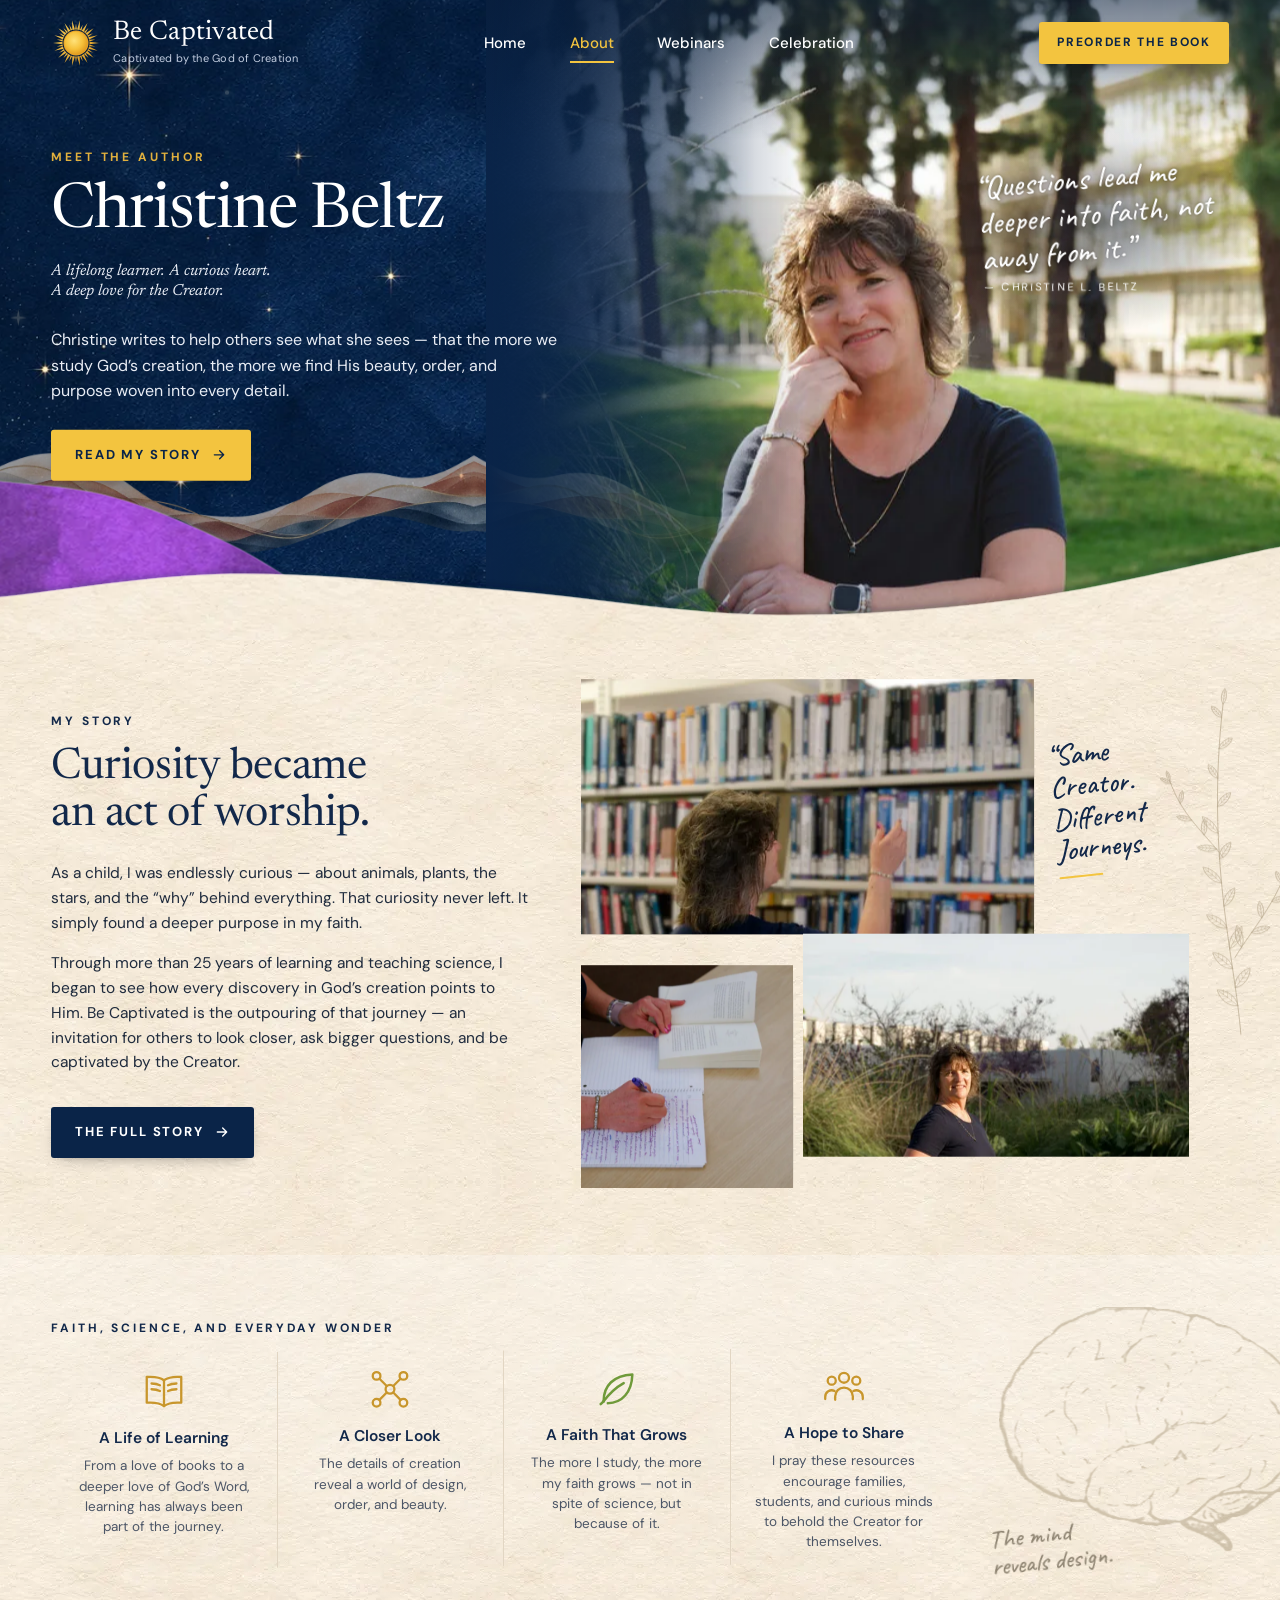
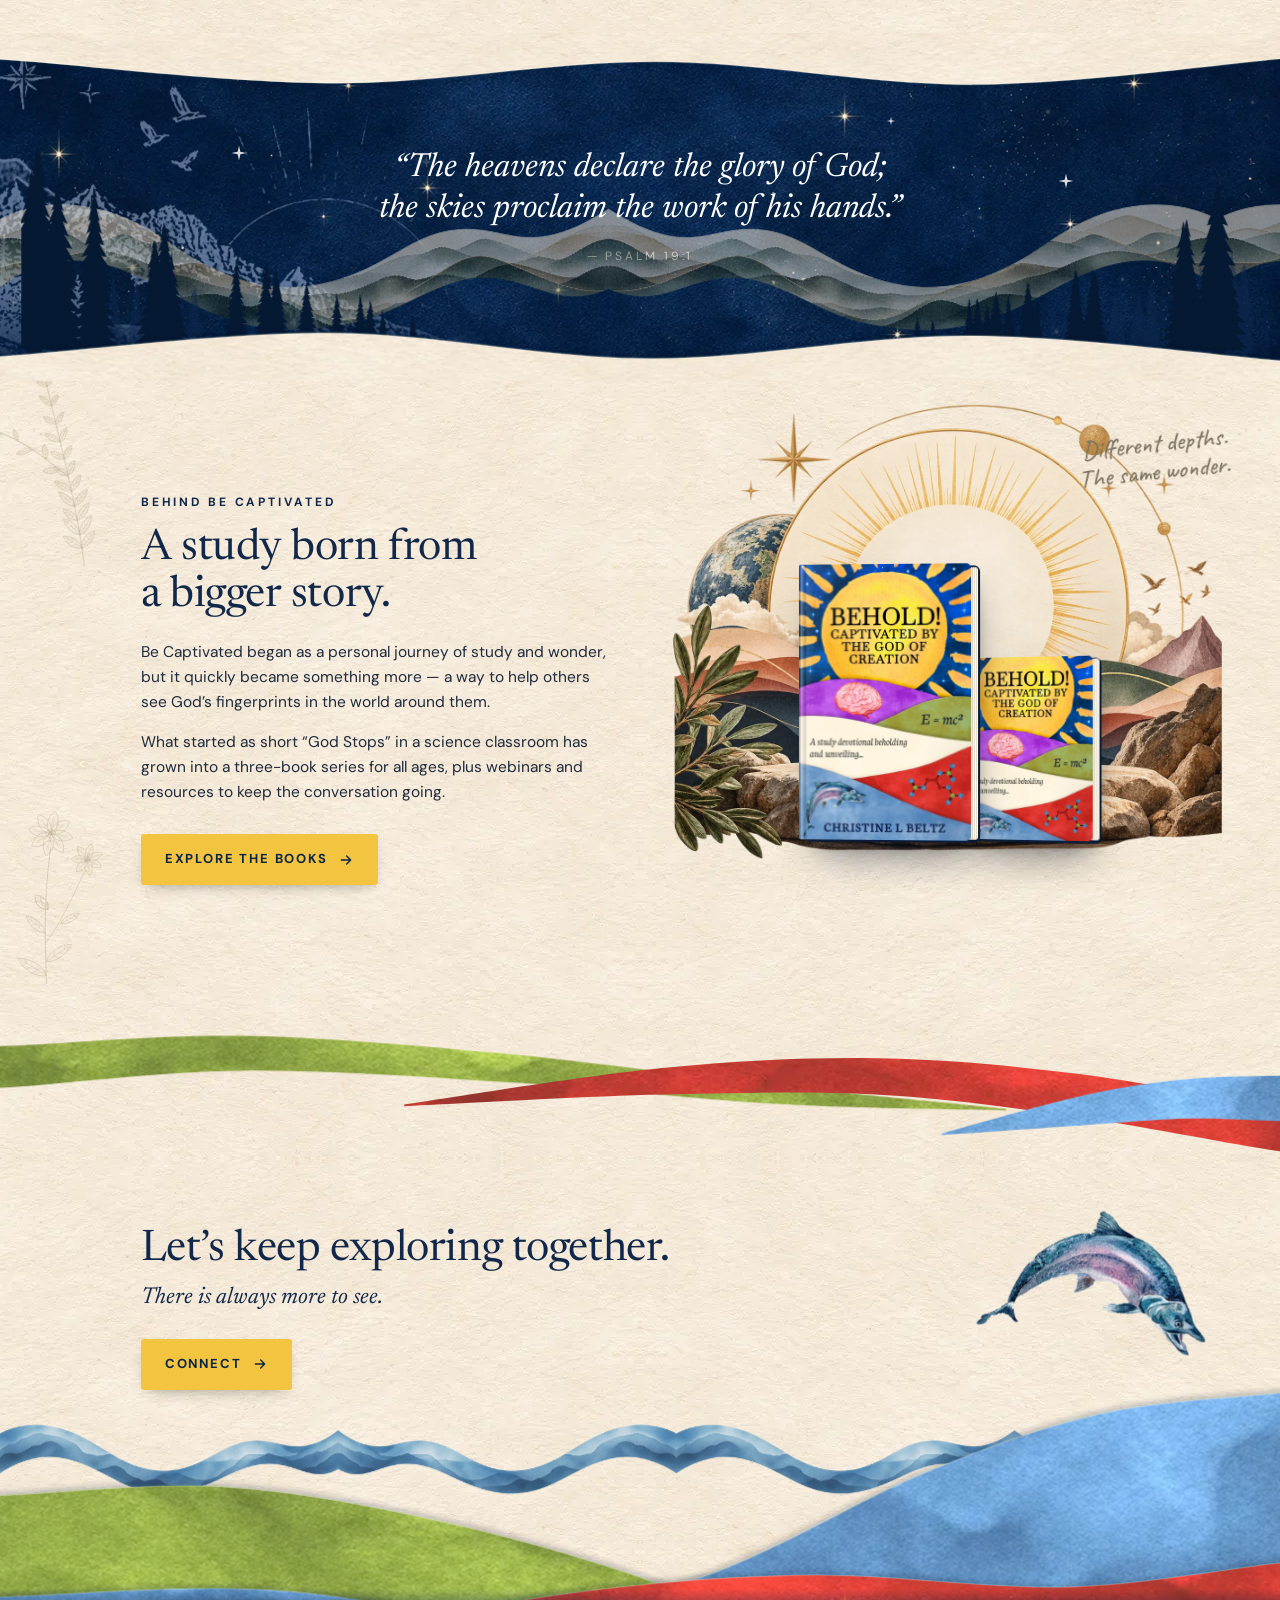
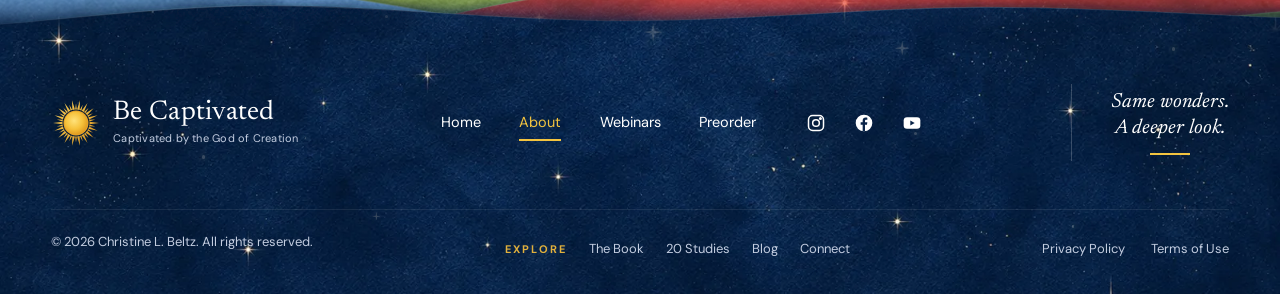
<file: website/about.html>
<!DOCTYPE html>
<html lang="en" class="no-js">
<head>
<meta charset="UTF-8">
<meta name="viewport" content="width=device-width, initial-scale=1">
<title>About Christine L. Beltz | Be Captivated Books</title>
<meta name="description" content="Meet Christine L. Beltz — science teacher, lifelong learner, and author of BEHOLD! Captivated by the God of Creation.">
<meta name="theme-color" content="#0a2448">
<meta property="og:type" content="website">
<meta property="og:title" content="About Christine L. Beltz | Be Captivated Books">
<meta property="og:description" content="Meet Christine L. Beltz — science teacher, lifelong learner, and author of BEHOLD! Captivated by the God of Creation.">
<meta property="og:image" content="images/covers/cover-devotional.jpg">
<link rel="icon" href="images/art/sun.svg" type="image/svg+xml">
<link rel="stylesheet" href="styles.css">
<script>document.documentElement.classList.remove('no-js');document.documentElement.classList.add('js')</script>
<meta name="robots" content="index, follow">
<meta name="author" content="Christine L. Beltz">
<link rel="canonical" href="https://becaptivatedbooks.com/about.html">
<meta property="og:url" content="https://becaptivatedbooks.com/about.html">
<meta name="twitter:card" content="summary_large_image">
</head>
<body data-autopopup="preorder">
<svg class="svg-defs" aria-hidden="true" focusable="false"><defs>
<pattern id="tx-purple" patternUnits="userSpaceOnUse" x="-160" y="0" width="1800" height="1013"><image href="images/textures/tex-purple.webp" width="1800" height="1013" preserveAspectRatio="none"/></pattern>
<pattern id="tx-green" patternUnits="userSpaceOnUse" x="-160" y="0" width="1800" height="1013"><image href="images/textures/tex-green.webp" width="1800" height="1013" preserveAspectRatio="none"/></pattern>
<pattern id="tx-red" patternUnits="userSpaceOnUse" x="-160" y="0" width="1800" height="1013"><image href="images/textures/tex-red.webp" width="1800" height="1013" preserveAspectRatio="none"/></pattern>
<pattern id="tx-blue" patternUnits="userSpaceOnUse" x="-160" y="0" width="1800" height="1013"><image href="images/textures/tex-blue.webp" width="1800" height="1013" preserveAspectRatio="none"/></pattern>
<pattern id="tx-lilac" patternUnits="userSpaceOnUse" x="-160" y="0" width="1800" height="1013"><image href="images/textures/tex-lilac.webp" width="1800" height="1013" preserveAspectRatio="none"/></pattern>
<pattern id="tx-paper" patternUnits="userSpaceOnUse" x="-160" y="0" width="1800" height="1013"><image href="images/textures/tex-paper.webp" width="1800" height="1013" preserveAspectRatio="none"/></pattern>
<pattern id="tx-navy" patternUnits="userSpaceOnUse" x="-160" y="0" width="1800" height="1013"><image href="images/textures/tex-navy.webp" width="1800" height="1013" preserveAspectRatio="none"/></pattern>
<filter id="f-cut" x="-5%" y="-40%" width="110%" height="180%"><feDropShadow dx="0" dy="-3" stdDeviation="4" flood-color="#0b1a30" flood-opacity=".28"/></filter>
<filter id="f-cut-down" x="-5%" y="-40%" width="110%" height="180%"><feDropShadow dx="0" dy="3" stdDeviation="4" flood-color="#0b1a30" flood-opacity=".22"/></filter>
<linearGradient id="g-fade" x1="0" y1="0" x2="0" y2="1"><stop offset="0" stop-color="#fff"/><stop offset=".38" stop-color="#fff"/><stop offset=".62" stop-color="#fff" stop-opacity=".45"/><stop offset=".95" stop-color="#fff" stop-opacity="0"/></linearGradient>
<mask id="m-fade" maskContentUnits="objectBoundingBox"><rect width="1" height="1" fill="url(#g-fade)"/></mask>
</defs></svg>
<a class="skip-link" href="#main">Skip to content</a>
<header class="site-header" id="top">
  <div class="container header-inner">
    <a class="brand" href="index.html" aria-label="Be Captivated home">
      <img class="brand__sun" src="images/art/sun.svg" alt="" width="50" height="50">
      <span><span class="brand__name">Be Captivated</span><span class="brand__tag">Captivated by the God of Creation</span></span>
    </a>
    <nav class="nav" aria-label="Main"><a href="index.html">Home</a><a href="about.html" aria-current="page">About</a><a href="webinars.html">Webinars</a><a href="celebration.html">Celebration</a></nav>
    <button class="btn btn--sm header-cta" type="button" data-open="preorder">Preorder the book</button>
    <button class="menu-toggle" type="button" aria-expanded="false" aria-controls="mobile-panel" aria-label="Open menu"><span></span><span></span><span></span></button>
  </div>
  <div class="mobile-panel" id="mobile-panel">
    <nav aria-label="Mobile"><a href="index.html">Home</a><a href="about.html" aria-current="page">About</a><a href="webinars.html">Webinars</a><a href="celebration.html">Celebration</a><a href="book.html">The Book</a><a href="studies.html">Studies</a><a href="blog.html">Blog</a><a href="contact.html">Connect</a></nav>
    <button class="btn btn--block" type="button" data-open="preorder">Preorder the book <svg viewBox="0 0 24 24" fill="none" stroke="currentColor" stroke-width="2" stroke-linecap="round" stroke-linejoin="round" aria-hidden="true" focusable="false" class="arrow"><path pathLength="1" d="M5 12h14M13 6l6 6-6 6"/></svg></button>
  </div>
</header>
<main id="main">

<section class="page-hero sec-navy">
  <div class="page-hero__photo">
    <img src="images/photos/hero-author.webp" alt="Christine L. Beltz outdoors among tall trees" width="667" height="1000" style="object-position:50% 72%" data-py="-50">
  </div>
  <div class="container">
    <div class="page-hero__copy reveal" data-py="-40">
      <p class="eyebrow">Meet the author</p>
      <h1 class="h1">Christine Beltz</h1>
      <p class="page-hero__sub">A lifelong learner. A curious heart.<br>A deep love for the Creator.</p>
      <p>Christine writes to help others see what she sees — that the more we study God’s creation, the more we find His beauty, order, and purpose woven into every detail.</p>
      <a class="btn" href="#story">Read my story <svg viewBox="0 0 24 24" fill="none" stroke="currentColor" stroke-width="2.0" stroke-linecap="round" stroke-linejoin="round" aria-hidden="true" focusable="false" class="arrow"><path pathLength="1" d="M5 12h14M13 6l6 6-6 6"/></svg></a>
    </div>
  </div>
  <blockquote class="photo-quote reveal reveal-d2" data-py="36" data-depth="-16">“Questions lead me deeper into faith, not away from it.”<cite>Christine L. Beltz</cite></blockquote>
  <div class="flow " aria-hidden="true" data-py="-24" data-depth="5" style="--ratio:9.2583;--fh:clamp(70px,8vw,120px);bottom:clamp(40px,7vw,110px);opacity:.6;--fs:130s;z-index:-1"><div class="flow__track" style="background-image:url(images/flow/flow-horizon.webp)"></div></div>
  <div class="wave wave--abs-bottom" aria-hidden="true" style="--h:clamp(100px,16vw,230px)"><svg class="wl" viewBox="-80 0 1600 230" preserveAspectRatio="none" focusable="false" data-wdy="0.080" data-wdx="-0.0120" style="--sa:1.10%;--sw:13.0s;--sd:0.0s"><path fill="url(#tx-purple)" filter="url(#f-cut)" d="M-82 232L-82 33.4L-80 33.4C-66.7 34.5 -35 35.9 0 40C35 44.1 86.7 46.3 130 58C173.3 69.7 221.7 91.3 260 110C298.3 128.7 328.3 149.7 360 170C391.7 190.3 435 221.7 450 232L1442 232L1442 232Z"/><path d="M-80 33.4C-66.7 34.5 -35 35.9 0 40C35 44.1 86.7 46.3 130 58C173.3 69.7 221.7 91.3 260 110C298.3 128.7 328.3 149.7 360 170C391.7 190.3 435 221.7 450 232" fill="none" stroke="rgba(255,255,255,.22)" stroke-width="1.2" vector-effect="non-scaling-stroke"/></svg><svg class="wl wl--rev" viewBox="-80 0 1600 230" preserveAspectRatio="none" focusable="false" data-wdy="0.035" data-wdx="0.0000" style="--sa:0.50%;--sw:22.0s;--sd:19.3s"><path fill="url(#tx-paper)" filter="url(#f-cut)" d="M-82 232L-82 180.8L-80 180.8C-66.7 180 -56.7 181.1 0 176C56.7 170.9 166.7 151.3 260 150C353.3 148.7 460 160.3 560 168C660 175.7 761.7 194.3 860 196C958.3 197.7 1053.3 190.7 1150 178C1246.7 165.3 1378.3 131.3 1440 120C1501.7 108.7 1506.7 112 1520 110.4L1522 110.4L1522 232Z"/><path d="M-80 180.8C-66.7 180 -56.7 181.1 0 176C56.7 170.9 166.7 151.3 260 150C353.3 148.7 460 160.3 560 168C660 175.7 761.7 194.3 860 196C958.3 197.7 1053.3 190.7 1150 178C1246.7 165.3 1378.3 131.3 1440 120C1501.7 108.7 1506.7 112 1520 110.4" fill="none" stroke="rgba(255,255,255,.22)" stroke-width="1.2" vector-effect="non-scaling-stroke"/></svg></div>
</section>

<section class="story sec-cream" id="story">
  <img class="deco" src="images/art/botanical-sprig.svg" alt="" data-py="46" style="right:-26px;top:10px;width:clamp(110px,12vw,180px);opacity:.75">
  <div class="container story__grid">
    <div class="story__copy reveal">
      <p class="eyebrow eyebrow--ink">My story</p>
      <h2 class="h2">Curiosity became<br>an act of worship.</h2>
      <p>As a child, I was endlessly curious — about animals, plants, the stars, and the “why” behind everything. That curiosity never left. It simply found a deeper purpose in my faith.</p>
      <p>Through more than 25 years of learning and teaching science, I began to see how every discovery in God’s creation points to Him. Be Captivated is the outpouring of that journey — an invitation for others to look closer, ask bigger questions, and be captivated by the Creator.</p>
      <button class="btn btn--navy" type="button" data-toggle="full-story" aria-expanded="false" aria-controls="full-story"><span data-label>The full story</span> <svg viewBox="0 0 24 24" fill="none" stroke="currentColor" stroke-width="2.0" stroke-linecap="round" stroke-linejoin="round" aria-hidden="true" focusable="false" class="arrow"><path pathLength="1" d="M5 12h14M13 6l6 6-6 6"/></svg></button>
    </div>
    <div class="collage reveal reveal-d1">
      <figure class="collage__a" data-py="-18"><img src="images/photos/author-extra1.webp" alt="Christine reaching for a book on a library shelf" loading="lazy" style="object-position:50% 38%"></figure>
      <p class="collage__note">“Same<br>Creator.<br>Different<br>Journeys.</p>
      <figure class="collage__b" data-py="14"><img src="images/photos/writing-notes.webp" alt="Christine writing notes beside an open book" loading="lazy" style="object-position:50% 55%"></figure>
      <figure class="collage__c" data-py="-34"><img src="images/photos/author-portrait2.webp" alt="Christine standing outdoors in a garden" loading="lazy" style="object-position:50% 40%"></figure>
    </div>
    <div class="full-story" id="full-story" hidden>
      <div class="full-story__inner">
        <article>
          <h3>Christine’s journey</h3>
          <p>For more than 25 years, Christine has dedicated her career to science education, shaping the minds of countless students and helping them discover the wonder in the natural world. Her passion has always extended beyond textbooks — she believes that every detail of creation points to the hand of the Creator.</p>
          <h3>God Stops in the classroom</h3>
          <p>Out of her love for both science and her faith, Christine developed “God Stops,” brief moments woven throughout her science lessons where she would pause to point her students to the Creator. These weren’t forced religious discussions, but natural reflections on the design, order, and beauty evident in everything from photosynthesis to cellular biology to the vast cosmos. Her students found these moments transformative — a chance to see science and faith not as opposing forces, but as complementary truths.</p>
        </article>
        <article>
          <h3>A life built on love</h3>
          <p>Christine met her beloved husband at college 40 years ago — their first words to each other were spoken in French. They married a year later and spent 37 wonderful years building a life together. In the fall of 2022, Christine experienced an unexpected loss when her husband passed away from a blood infection. Yet from this deep season of grief, her faith and purpose have only grown stronger.</p>
          <h3>The author</h3>
          <p>Today, Christine carries forward her life’s work through writing and speaking. Published by Be Captivated Books, <em>BEHOLD! Captivated by the God of Creation</em> brings those classroom “God Stops” to a wider audience — a study devotional designed to help readers of all ages recognize God’s signature woven throughout every detail of creation.</p>
        </article>
      </div>
    </div>
  </div>
</section>

<section class="values sec-cream">
  <div class="container">
    <p class="eyebrow eyebrow--ink reveal">Faith, science, and everyday wonder</p>
    <div class="values__grid">
      <div class="value reveal" data-py="-8"><svg viewBox="0 0 24 24" fill="none" stroke="currentColor" stroke-width="1.2" stroke-linecap="round" stroke-linejoin="round" aria-hidden="true" focusable="false"><path pathLength="1" d="M12 6.5C10 5 7.4 4.5 3 4.8v13.4c4.4-.3 7 .2 9 1.8 2-1.6 4.6-2.1 9-1.8V4.8c-4.4-.3-7 .2-9 1.7z"/><path pathLength="1" d="M12 6.5V20"/><path pathLength="1" d="M5.5 8.2c1.8 0 3.2.3 4.4.9M5.5 11.2c1.8 0 3.2.3 4.4.9M18.5 8.2c-1.8 0-3.2.3-4.4.9M18.5 11.2c-1.8 0-3.2.3-4.4.9"/></svg><h3>A Life of Learning</h3><p>From a love of books to a deeper love of God’s Word, learning has always been part of the journey.</p></div>
      <div class="value reveal reveal-d1" data-py="-18"><svg viewBox="0 0 24 24" fill="none" stroke="currentColor" stroke-width="1.2" stroke-linecap="round" stroke-linejoin="round" aria-hidden="true" focusable="false"><circle cx="12" cy="12" r="2.3"/><circle cx="5" cy="5" r="2"/><circle cx="19" cy="5" r="2"/><circle cx="5" cy="19" r="2"/><circle cx="19" cy="19" r="2"/><path pathLength="1" d="M6.5 6.5l3.8 3.8M17.5 6.5l-3.8 3.8M6.5 17.5l3.8-3.8M17.5 17.5l-3.8-3.8"/></svg><h3>A Closer Look</h3><p>The details of creation reveal a world of design, order, and beauty.</p></div>
      <div class="value reveal reveal-d2" data-py="-28"><svg viewBox="0 0 24 24" fill="none" stroke="currentColor" stroke-width="1.3" stroke-linecap="round" stroke-linejoin="round" aria-hidden="true" focusable="false" class="green"><path pathLength="1" d="M5 19c0-8 5-13.5 15-14-0.3 9.5-5.5 15-13 15"/><path pathLength="1" d="M5 19c3-4 6-7 10.5-9.5"/><path pathLength="1" d="M3.5 20.5L5 19"/></svg><h3>A Faith That Grows</h3><p>The more I study, the more my faith grows — not in spite of science, but because of it.</p></div>
      <div class="value reveal reveal-d3" data-py="-38"><svg viewBox="0 0 24 24" fill="none" stroke="currentColor" stroke-width="1.2" stroke-linecap="round" stroke-linejoin="round" aria-hidden="true" focusable="false"><circle cx="12" cy="7.5" r="2.6"/><circle cx="5.6" cy="9" r="2.1"/><circle cx="18.4" cy="9" r="2.1"/><path pathLength="1" d="M7.4 19v-1.8a4.6 4.6 0 0 1 9.2 0V19"/><path pathLength="1" d="M2.2 18.6v-1.1a3.4 3.4 0 0 1 4.9-3.1M21.8 18.6v-1.1a3.4 3.4 0 0 0-4.9-3.1"/></svg><h3>A Hope to Share</h3><p>I pray these resources encourage families, students, and curious minds to behold the Creator for themselves.</p></div>
      <div class="values__art" aria-hidden="true">
        <img src="images/art/sketch-brain.webp" alt="" loading="lazy" data-py="-40" data-px="24">
        <span class="script">The mind<br>reveals design.</span>
      </div>
    </div>
  </div>
</section>

<section class="psalm-band sec-navy">
  <div class="wave wave--abs-top" aria-hidden="true" style="--h:clamp(36px,5vw,80px)"><svg class="wl" viewBox="-80 0 1600 90" preserveAspectRatio="none" focusable="false" data-wdy="-0.120" data-wdx="-0.0120" style="--sa:1.10%;--sw:13.0s;--sd:0.0s"><path fill="url(#tx-paper)" filter="url(#f-cut-down)" d="M-82 -2L-82 35.7L-80 35.7C-66.7 36.4 -73.3 34 0 40C73.3 46 240 71.7 360 72C480 72.3 600 41.7 720 42C840 42.3 960 75 1080 74C1200 73 1366.7 43.2 1440 36C1513.3 28.8 1506.7 31.8 1520 30.9L1522 30.9L1522 -2Z"/><path d="M-80 35.7C-66.7 36.4 -73.3 34 0 40C73.3 46 240 71.7 360 72C480 72.3 600 41.7 720 42C840 42.3 960 75 1080 74C1200 73 1366.7 43.2 1440 36C1513.3 28.8 1506.7 31.8 1520 30.9" fill="none" stroke="rgba(255,255,255,.22)" stroke-width="1.2" vector-effect="non-scaling-stroke"/></svg></div>
  <img class="psalm-band__mtn" src="images/art/sketch-mountains-light.webp" alt="" loading="lazy" data-px="70" data-py="-30">
  <div class="flow flow--rev" aria-hidden="true" data-py="-20" style="--ratio:9.5083;--fh:clamp(80px,10vw,140px);bottom:clamp(40px,5vw,70px);opacity:.55;--fs:120s;z-index:1"><div class="flow__track" style="background-image:url(images/flow/flow-misty-hills.webp)"></div></div>
  <img class="psalm-band__trees-l" src="images/art/trees-dark-left.svg" alt="" loading="lazy" data-px="-30" data-py="-14">
  <img class="psalm-band__trees-r" src="images/art/trees-dark-right.svg" alt="" loading="lazy" data-px="30" data-py="-10">
  <span class="twinkle" style="left:18%;top:32%"><svg viewBox="0 0 24 24" fill="none" stroke="currentColor" stroke-width="1.6" stroke-linecap="round" stroke-linejoin="round" aria-hidden="true" focusable="false"><path pathLength="1" d="M12 2l1.8 8.2L22 12l-8.2 1.8L12 22l-1.8-8.2L2 12l8.2-1.8z" fill="currentColor" stroke="none"/></svg></span>
  <span class="twinkle" style="right:16%;top:40%;animation-delay:1.5s"><svg viewBox="0 0 24 24" fill="none" stroke="currentColor" stroke-width="1.6" stroke-linecap="round" stroke-linejoin="round" aria-hidden="true" focusable="false"><path pathLength="1" d="M12 2l1.8 8.2L22 12l-8.2 1.8L12 22l-1.8-8.2L2 12l8.2-1.8z" fill="currentColor" stroke="none"/></svg></span>
  <span class="twinkle" style="right:30%;top:24%;width:10px;animation-delay:.7s"><svg viewBox="0 0 24 24" fill="none" stroke="currentColor" stroke-width="1.6" stroke-linecap="round" stroke-linejoin="round" aria-hidden="true" focusable="false"><path pathLength="1" d="M12 2l1.8 8.2L22 12l-8.2 1.8L12 22l-1.8-8.2L2 12l8.2-1.8z" fill="currentColor" stroke="none"/></svg></span>
  <div class="container">
    <figure class="reveal" style="margin:0">
      <blockquote>“The heavens declare the glory of God;<br>the skies proclaim the work of his hands.”</blockquote>
      <figcaption><cite>Psalm 19:1</cite></figcaption>
    </figure>
  </div>
  <div class="wave wave--abs-bottom" aria-hidden="true" style="--h:clamp(36px,5vw,80px)"><svg class="wl" viewBox="-80 0 1600 90" preserveAspectRatio="none" focusable="false" data-wdy="0.060" data-wdx="-0.0120" style="--sa:1.10%;--sw:13.0s;--sd:0.0s"><path fill="url(#tx-paper)" filter="url(#f-cut)" d="M-82 92L-82 56.3L-80 56.3C-66.7 55.6 -73.3 58 0 52C73.3 46 240 19.3 360 20C480 20.7 600 55.3 720 56C840 56.7 960 23.3 1080 24C1200 24.7 1366.7 53.2 1440 60C1513.3 66.8 1506.7 64 1520 64.8L1522 64.8L1522 92Z"/><path d="M-80 56.3C-66.7 55.6 -73.3 58 0 52C73.3 46 240 19.3 360 20C480 20.7 600 55.3 720 56C840 56.7 960 23.3 1080 24C1200 24.7 1366.7 53.2 1440 60C1513.3 66.8 1506.7 64 1520 64.8" fill="none" stroke="rgba(255,255,255,.22)" stroke-width="1.2" vector-effect="non-scaling-stroke"/></svg></div>
</section>

<section class="behind sec-cream">
  <img class="deco" src="images/art/botanical-branch.svg" alt="" data-py="50" style="left:-50px;top:40px;width:clamp(140px,14vw,220px);opacity:.6;transform:rotate(-70deg)">
  <img class="deco" src="images/art/botanical-flower.svg" alt="" data-py="-30" style="left:-10px;bottom:10px;width:clamp(100px,10vw,150px);opacity:.55">
  <div class="container behind__grid">
    <div class="behind__copy reveal">
      <p class="eyebrow eyebrow--ink">Behind Be Captivated</p>
      <h2 class="h2">A study born from a bigger story.</h2>
      <p>Be Captivated began as a personal journey of study and wonder, but it quickly became something more — a way to help others see God’s fingerprints in the world around them.</p>
      <p>What started as short “God Stops” in a science classroom has grown into a three-book series for all ages, plus webinars and resources to keep the conversation going.</p>
      <a class="btn" href="index.html#books">Explore the books <svg viewBox="0 0 24 24" fill="none" stroke="currentColor" stroke-width="2.0" stroke-linecap="round" stroke-linejoin="round" aria-hidden="true" focusable="false" class="arrow"><path pathLength="1" d="M5 12h14M13 6l6 6-6 6"/></svg></a>
    </div>
    <div class="stage reveal reveal-d1">
      <img class="stage__pedestal" src="images/art/pedestal.webp" alt="" loading="lazy" data-py="16" data-depth="-6">
      <div class="stage__books" data-py="-22">
        <div class="book  b-dev" data-depth="16"><div class="book__body"><span class="book__back"></span><span class="book__pages"></span><div class="book__cover"><img src="images/covers/cover-devotional.webp" alt="Be Captivated by the God of Creation — study devotional cover" loading="lazy" decoding="async"></div></div></div>
        <div class="book book--sq b-student" data-depth="12"><div class="book__body"><span class="book__back"></span><span class="book__pages"></span><div class="book__cover"><img src="images/covers/cover-devotional.webp" alt="Be Captivated by the God of Creation — cover" loading="lazy" decoding="async"></div></div></div>
      </div>
      <p class="stage__note">Different depths.<br>The same wonder.</p>
    </div>
  </div>
</section>

<section class="explore-cta sec-cream">
  <div class="wave" aria-hidden="true" style="--h:clamp(70px,11vw,170px)"><svg class="wl" viewBox="-80 0 1600 170" preserveAspectRatio="none" focusable="false" data-wdy="0.100" data-wdx="-0.0120" style="--sa:1.10%;--sw:13.0s;--sd:0.0s"><path fill="url(#tx-green)" d="M-80 28.2C-66.7 27.8 -56.7 28.4 0 26C56.7 23.6 166.7 12.3 260 14C353.3 15.7 460 26 560 36C660 46 766.7 63 860 74C953.3 85 1076.7 97.3 1120 102L1120 104C1076.7 102.7 953.3 101.7 860 96C766.7 90.3 660 76.7 560 70C460 63.3 353.3 55 260 56C166.7 57 56.7 72.1 0 76C-56.7 79.9 -66.7 79.1 -80 79.7Z"/></svg><svg class="wl wl--rev" viewBox="-80 0 1600 170" preserveAspectRatio="none" focusable="false" data-wdy="0.130" data-wdx="0.0160" style="--sa:1.28%;--sw:16.5s;--sd:13.8s"><path fill="url(#tx-red)" d="M470 96C518.3 88.7 671.7 61.3 760 52C848.3 42.7 923.3 39 1000 40C1076.7 41 1146.7 48.7 1220 58C1293.3 67.3 1390 88.3 1440 96C1490 103.7 1506.7 102.9 1520 104.3L1520 158.7C1506.7 157.3 1490 158.1 1440 150C1390 141.9 1293.3 121 1220 110C1146.7 99 1076.7 88.3 1000 84C923.3 79.7 848.3 81.7 760 84C671.7 86.3 518.3 95.7 470 98Z"/></svg><svg class="wl" viewBox="-80 0 1600 170" preserveAspectRatio="none" focusable="false" data-wdy="0.160" data-wdx="-0.0200" style="--sa:1.46%;--sw:20.0s;--sd:14.6s"><path fill="url(#tx-blue)" d="M1040 130C1066.7 122.3 1153.3 95 1200 84C1246.7 73 1280 68 1320 64C1360 60 1406.7 60.9 1440 60C1473.3 59.1 1506.7 58.7 1520 58.4L1520 117.6C1506.7 117.3 1473.3 116.9 1440 116C1406.7 115.1 1360 111.3 1320 112C1280 112.7 1246.7 116.7 1200 120C1153.3 123.3 1066.7 130 1040 132Z"/></svg></div>
  <div class="flow " aria-hidden="true" data-py="-30" style="--ratio:9.6083;--fh:clamp(50px,5.5vw,80px);top:clamp(330px,34vw,490px);opacity:.8;--fs:70s;z-index:1"><div class="flow__track" style="background-image:url(images/flow/flow-blue.webp)"></div></div>
  <img class="explore-cta__fish" src="images/art/salmon.webp" alt="" loading="lazy" data-px="-90" data-py="-50">
  <div class="container">
    <div class="explore-cta__inner reveal">
      <h2 class="h2">Let’s keep exploring together.</h2>
      <span class="italic-serif">There is always more to see.</span>
      <a class="btn" href="contact.html">Connect <svg viewBox="0 0 24 24" fill="none" stroke="currentColor" stroke-width="2.0" stroke-linecap="round" stroke-linejoin="round" aria-hidden="true" focusable="false" class="arrow"><path pathLength="1" d="M5 12h14M13 6l6 6-6 6"/></svg></a>
    </div>
  </div>
  <div class="wave wave--blend" aria-hidden="true" style="--h:clamp(130px,20vw,300px);margin-top:-4vw"><svg class="wl" viewBox="-80 0 1600 300" preserveAspectRatio="none" focusable="false" data-wdy="0.080" data-wdx="-0.0120" style="--sa:1.10%;--sw:13.0s;--sd:0.0s"><path fill="url(#tx-blue)" filter="url(#f-cut)" d="M-2 302L-2 300L560 300C603.3 285 740 243.3 820 210C900 176.7 970 130 1040 100C1110 70 1173.3 45.7 1240 30C1306.7 14.3 1393.3 11 1440 6C1486.7 1 1506.7 1.2 1520 0.2L1522 0.2L1522 302Z"/><path d="M560 300C603.3 285 740 243.3 820 210C900 176.7 970 130 1040 100C1110 70 1173.3 45.7 1240 30C1306.7 14.3 1393.3 11 1440 6C1486.7 1 1506.7 1.2 1520 0.2" fill="none" stroke="rgba(255,255,255,.22)" stroke-width="1.2" vector-effect="non-scaling-stroke"/></svg><svg class="wl wl--rev" viewBox="-80 0 1600 300" preserveAspectRatio="none" focusable="false" data-wdy="0.125" data-wdx="0.0160" style="--sa:1.28%;--sw:16.5s;--sd:13.8s"><path fill="url(#tx-green)" filter="url(#f-cut)" d="M-82 302L-82 119.9L-80 119.9C-66.7 119.6 -55 120 0 118C55 116 166.7 102.7 250 108C333.3 113.3 418.3 131 500 150C581.7 169 673.3 197 740 222C806.7 247 873.3 287 900 300L1442 300L1442 302Z"/><path d="M-80 119.9C-66.7 119.6 -55 120 0 118C55 116 166.7 102.7 250 108C333.3 113.3 418.3 131 500 150C581.7 169 673.3 197 740 222C806.7 247 873.3 287 900 300" fill="none" stroke="rgba(255,255,255,.22)" stroke-width="1.2" vector-effect="non-scaling-stroke"/></svg><svg class="wl" viewBox="-80 0 1600 300" preserveAspectRatio="none" focusable="false" data-wdy="0.170" data-wdx="-0.0200" style="--sa:1.46%;--sw:20.0s;--sd:14.6s"><path fill="url(#tx-red)" filter="url(#f-cut)" d="M-2 302L-2 300L320 300C366.7 288.7 503.3 248 600 232C696.7 216 800 206.3 900 204C1000 201.7 1110 220.3 1200 218C1290 215.7 1386.7 195.6 1440 190C1493.3 184.4 1506.7 185.3 1520 184.4L1522 184.4L1522 302Z"/><path d="M320 300C366.7 288.7 503.3 248 600 232C696.7 216 800 206.3 900 204C1000 201.7 1110 220.3 1200 218C1290 215.7 1386.7 195.6 1440 190C1493.3 184.4 1506.7 185.3 1520 184.4" fill="none" stroke="rgba(255,255,255,.22)" stroke-width="1.2" vector-effect="non-scaling-stroke"/></svg><svg class="wl wl--rev" viewBox="-80 0 1600 300" preserveAspectRatio="none" focusable="false" data-wdy="0.215" data-wdx="0.0240" style="--sa:1.64%;--sw:23.5s;--sd:15.4s"><path fill="url(#tx-blue)" filter="url(#f-cut)" d="M-82 302L-82 223.3L-80 223.3C-66.7 223.1 -63.3 223.5 0 222C63.3 220.5 200 207.3 300 214C400 220.7 513.3 247.7 600 262C686.7 276.3 783.3 293.7 820 300L1442 300L1442 302Z"/><path d="M-80 223.3C-66.7 223.1 -63.3 223.5 0 222C63.3 220.5 200 207.3 300 214C400 220.7 513.3 247.7 600 262C686.7 276.3 783.3 293.7 820 300" fill="none" stroke="rgba(255,255,255,.22)" stroke-width="1.2" vector-effect="non-scaling-stroke"/></svg><svg class="wl" viewBox="-80 0 1600 300" preserveAspectRatio="none" focusable="false" data-wdy="0.260" data-wdx="-0.0280" style="--sa:1.10%;--sw:27.0s;--sd:16.2s"><path fill="url(#tx-green)" filter="url(#f-cut)" d="M-2 302L-2 300L600 300C650 293.7 800 269.3 900 262C1000 254.7 1110 261 1200 256C1290 251 1386.7 236.8 1440 232C1493.3 227.2 1506.7 228 1520 227.2L1522 227.2L1522 302Z"/><path d="M600 300C650 293.7 800 269.3 900 262C1000 254.7 1110 261 1200 256C1290 251 1386.7 236.8 1440 232C1493.3 227.2 1506.7 228 1520 227.2" fill="none" stroke="rgba(255,255,255,.22)" stroke-width="1.2" vector-effect="non-scaling-stroke"/></svg><svg class="wl wl--rev" viewBox="-80 0 1600 300" preserveAspectRatio="none" focusable="false" data-wdy="0.035" data-wdx="0.0000" style="--sa:0.50%;--sw:22.0s;--sd:8.5s"><path fill="url(#tx-navy)" filter="url(#f-cut)" d="M-82 302L-82 287.5L-80 287.5C-66.7 286.9 -63.3 288.3 0 284C63.3 279.7 183.3 262.7 300 262C416.7 261.3 566.7 279.7 700 280C833.3 280.3 976.7 264.7 1100 264C1223.3 263.3 1370 273.7 1440 276C1510 278.3 1506.7 277.4 1520 277.7L1522 277.7L1522 302Z"/><path d="M-80 287.5C-66.7 286.9 -63.3 288.3 0 284C63.3 279.7 183.3 262.7 300 262C416.7 261.3 566.7 279.7 700 280C833.3 280.3 976.7 264.7 1100 264C1223.3 263.3 1370 273.7 1440 276C1510 278.3 1506.7 277.4 1520 277.7" fill="none" stroke="rgba(255,255,255,.22)" stroke-width="1.2" vector-effect="non-scaling-stroke"/></svg></div>
</section>

</main>
<footer class="site-footer sec-navy">
  <div class="container">
    <div class="footer-top">
      <a class="brand" href="index.html" aria-label="Be Captivated home">
        <img class="brand__sun" src="images/art/sun.svg" alt="" width="50" height="50" loading="lazy">
        <span><span class="brand__name">Be Captivated</span><span class="brand__tag">Captivated by the God of Creation</span></span>
      </a>
      <div class="footer-mid">
        <nav class="footer-nav" aria-label="Footer"><a href="index.html">Home</a><a href="about.html" aria-current="page">About</a><a href="webinars.html">Webinars</a><button type="button" data-open="preorder">Preorder</button></nav>
        <div class="socials">
          <a href="#" aria-label="Instagram"><svg viewBox="0 0 24 24" fill="none" stroke="currentColor" stroke-width="1.8" stroke-linecap="round" stroke-linejoin="round" aria-hidden="true" focusable="false"><rect x="3" y="3" width="18" height="18" rx="5"/><circle cx="12" cy="12" r="4"/><circle cx="17.3" cy="6.7" r=".9" fill="currentColor"/></svg></a>
          <a href="#" aria-label="Facebook"><svg viewBox="0 0 24 24" fill="none" stroke="currentColor" stroke-width="1.6" stroke-linecap="round" stroke-linejoin="round" aria-hidden="true" focusable="false"><circle cx="12" cy="12" r="10" fill="currentColor" stroke="none"/><path pathLength="1" d="M13.2 21.8V14h2.4l.4-2.8h-2.8V9.5c0-.8.3-1.4 1.4-1.4H16V5.6c-.3 0-1.1-.1-2.1-.1-2.1 0-3.5 1.3-3.5 3.6v2.1H8V14h2.4v7.8" fill="var(--navy,#0a2448)" stroke="none"/></svg></a>
          <a href="#" aria-label="YouTube"><svg viewBox="0 0 24 24" fill="none" stroke="currentColor" stroke-width="1.6" stroke-linecap="round" stroke-linejoin="round" aria-hidden="true" focusable="false"><rect x="2" y="5" width="20" height="14" rx="4" fill="currentColor" stroke="none"/><path pathLength="1" d="M10 9v6l5.2-3z" fill="var(--navy,#0a2448)" stroke="none"/></svg></a>
        </div>
      </div>
      <p class="footer-sign">Same wonders.<br>A deeper look.</p>
    </div>
    <div class="footer-bottom">
      <p>© 2026 Christine L. Beltz. All rights reserved.</p>
      <div class="footer-explore"><span>Explore</span><a href="book.html">The Book</a><a href="studies.html">20 Studies</a><a href="blog.html">Blog</a><a href="contact.html">Connect</a></div>
      <nav aria-label="Legal"><a href="#">Privacy Policy</a><a href="#">Terms of Use</a></nav>
    </div>
  </div>
</footer>
<dialog class="modal" id="modal-preorder" aria-labelledby="po-title">
  <div class="modal__card">
    <button class="modal__close" type="button" data-close aria-label="Close"><svg viewBox="0 0 24 24" fill="none" stroke="currentColor" stroke-width="2" stroke-linecap="round" stroke-linejoin="round" aria-hidden="true" focusable="false"><path pathLength="1" d="M6 6l12 12M18 6L6 18"/></svg></button>
    <img class="deco po__art-l" src="images/art/botanical-sprig.svg" alt="" data-depth="10">
    <img class="deco po__art-r" src="images/art/botanical-branch.svg" alt="" data-depth="14">
    <img class="deco po__mtn" src="images/art/sketch-mountains.webp" alt="" data-depth="-8">
    <form class="po" id="preorder-form" action="#" data-preorder>
      <div class="modal-brand"><img src="images/art/sun.svg" alt=""><span><span class="brand__name">Be Captivated</span><span class="brand__tag">Captivated by the God of Creation</span></span></div>
      <p class="eyebrow">One wonder. Three ways to explore.</p>
      <h2 id="po-title">Bring Be Captivated home.</h2>
      <p class="po__sub">Choose your edition and be part of the journey.</p>
      <fieldset class="po__editions" style="border:0;padding:0;margin-inline:auto">
        <legend class="sr-only">Choose an edition</legend>
        <label class="po-ed po-ed--main"><input type="radio" name="edition" value="devotional" data-url="#" checked><div class="book  " data-depth="12"><div class="book__body"><span class="book__back"></span><span class="book__pages"></span><div class="book__cover"><img src="images/covers/cover-devotional.webp" alt="Be Captivated by the God of Creation — study devotional cover" loading="lazy" decoding="async"></div></div></div><strong>Devotional</strong><small>Adults</small><span class="script">Go deeper.</span></label>
        <label class="po-ed"><input type="radio" name="edition" value="student" data-url="#"><div class="book book--sq " data-depth="9"><div class="book__body"><span class="book__back"></span><span class="book__pages"></span><div class="book__cover"><img src="images/covers/cover-devotional.webp" alt="Be Captivated by the God of Creation — cover" loading="lazy" decoding="async"></div></div></div><strong>Student Edition</strong><small>Ages 11–14</small><span class="script">Explore it.</span></label>
      </fieldset>
      <button class="btn po__cta" type="submit">Preorder now <svg viewBox="0 0 24 24" fill="none" stroke="currentColor" stroke-width="2" stroke-linecap="round" stroke-linejoin="round" aria-hidden="true" focusable="false" class="arrow"><path pathLength="1" d="M5 12h14M13 6l6 6-6 6"/></svg></button>
      <p class="po__perks"><span><svg viewBox="0 0 24 24" fill="none" stroke="currentColor" stroke-width="1.4" stroke-linecap="round" stroke-linejoin="round" aria-hidden="true" focusable="false"><path pathLength="1" d="M2.5 6.5h11v9h-11z"/><path pathLength="1" d="M13.5 9.5h4l3 3v3h-7"/><circle cx="6.5" cy="17" r="1.8"/><circle cx="17" cy="17" r="1.8"/></svg> Be part of the release</span><span>Resources for the whole family</span><span>A deeper look at the Creator</span></p>
      <div class="po__foot">
        <div class="flow " aria-hidden="true" style="--ratio:9.0667;--fh:64px;top:4px;opacity:.55;--fs:70s;z-index:0"><div class="flow__track" style="background-image:url(images/flow/flow-golden-ribbons.webp)"></div></div>
        <div class="wave" aria-hidden="true"><svg class="wl" viewBox="-39 0 778 150" preserveAspectRatio="none" focusable="false" data-wdy="0.100" data-wdx="-0.0120" style="--sa:1.10%;--sw:13.0s;--sd:0.0s"><path fill="url(#tx-purple)" d="M-39 4C-32.5 4.3 -29.8 3.7 0 6C29.8 8.3 93.3 14 140 18C186.7 22 233.3 22.3 280 30C326.7 37.7 396.7 58.3 420 64L420 66C396.7 63.7 326.7 56.3 280 52C233.3 47.7 186.7 42 140 40C93.3 38 29.8 40 0 40C-29.8 40 -32.5 40 -39 40Z"/></svg><svg class="wl wl--rev" viewBox="-39 0 778 150" preserveAspectRatio="none" focusable="false" data-wdy="0.130" data-wdx="0.0160" style="--sa:1.28%;--sw:16.5s;--sd:13.8s"><path fill="url(#tx-green)" d="M-39 52.3C-32.5 52.2 -36.5 52.4 0 52C36.5 51.6 123.3 53.7 180 50C236.7 46.3 283.3 34 340 30C396.7 26 460 30 520 26C580 22 663.5 9.8 700 6C736.5 2.2 732.5 3.8 739 3.4L739 45C732.5 45.1 736.5 44.5 700 46C663.5 47.5 580 52.3 520 54C460 55.7 396.7 54.7 340 56C283.3 57.3 236.7 59 180 62C123.3 65 36.5 71.7 0 74C-36.5 76.3 -32.5 75.3 -39 75.6Z"/></svg><svg class="wl" viewBox="-39 0 778 150" preserveAspectRatio="none" focusable="false" data-wdy="0.170" data-wdx="-0.0200" style="--sa:1.46%;--sw:20.0s;--sd:14.6s"><path fill="url(#tx-red)" filter="url(#f-cut)" d="M-2 152L-2 150L300 150C320 141.7 380 113.3 420 100C460 86.7 493.3 76.7 540 70C586.7 63.3 666.8 61.9 700 60C733.2 58.1 732.5 58.8 739 58.5L741 58.5L741 152Z"/><path d="M300 150C320 141.7 380 113.3 420 100C460 86.7 493.3 76.7 540 70C586.7 63.3 666.8 61.9 700 60C733.2 58.1 732.5 58.8 739 58.5" fill="none" stroke="rgba(255,255,255,.22)" stroke-width="1.2" vector-effect="non-scaling-stroke"/></svg><svg class="wl wl--rev" viewBox="-39 0 778 150" preserveAspectRatio="none" focusable="false" data-wdy="0.035" data-wdx="0.0000" style="--sa:0.50%;--sw:22.0s;--sd:13.9s"><path fill="url(#tx-blue)" filter="url(#f-cut)" d="M-2 152L-2 150L420 150C436.7 143.3 488.3 126.3 520 110C551.7 93.7 580 66.3 610 52C640 37.7 678.5 29.9 700 24C721.5 18.1 732.5 17.9 739 16.7L741 16.7L741 152Z"/><path d="M420 150C436.7 143.3 488.3 126.3 520 110C551.7 93.7 580 66.3 610 52C640 37.7 678.5 29.9 700 24C721.5 18.1 732.5 17.9 739 16.7" fill="none" stroke="rgba(255,255,255,.22)" stroke-width="1.2" vector-effect="non-scaling-stroke"/></svg></div>
        <blockquote>“The heavens declare the glory of God;<br>the skies proclaim the work of his hands.”<cite>Psalm 19:1</cite></blockquote>
        <p class="script">Different depths.<br>The same wonder.</p>
      </div>
    </form>
  </div>
</dialog>
<dialog class="modal modal--split" id="modal-webinar" aria-labelledby="ws-title">
  <div class="modal__card">
    <button class="modal__close" type="button" data-close aria-label="Close"><svg viewBox="0 0 24 24" fill="none" stroke="currentColor" stroke-width="2" stroke-linecap="round" stroke-linejoin="round" aria-hidden="true" focusable="false"><path pathLength="1" d="M6 6l12 12M18 6L6 18"/></svg></button>
    <div class="ws">
      <div class="ws__side">
        <div class="ws__milky"></div>
        <div class="brand" style="position:relative;z-index:2"><img class="brand__sun" src="images/art/sun.svg" alt=""><span><span class="brand__name">Be Captivated</span><span class="brand__tag">Captivated by the God of Creation</span></span></div>
        <p class="ws__quote" data-depth="-8">“Questions<br>lead to deeper<br>wonder.”</p>
        <div class="ws__scene">
          <div class="flow " aria-hidden="true" style="--ratio:9.5083;--fh:96px;bottom:34px;opacity:.95;--fs:60s"><div class="flow__track" style="background-image:url(images/flow/flow-misty-hills.webp)"></div></div>
          <div class="wave" aria-hidden="true"><svg class="wl" viewBox="-22 0 444 90" preserveAspectRatio="none" focusable="false" data-wdy="0.080" data-wdx="-0.0120" style="--sa:1.10%;--sw:13.0s;--sd:0.0s"><path fill="url(#tx-purple)" filter="url(#f-cut)" d="M-24 92L-24 18.9L-22 18.9C-18.3 19.1 -23.7 18.1 0 20C23.7 21.9 76.7 24 120 30C163.3 36 220 46 260 56C300 66 343.3 84.3 360 90L402 90L402 92Z"/><path d="M-22 18.9C-18.3 19.1 -23.7 18.1 0 20C23.7 21.9 76.7 24 120 30C163.3 36 220 46 260 56C300 66 343.3 84.3 360 90" fill="none" stroke="rgba(255,255,255,.22)" stroke-width="1.2" vector-effect="non-scaling-stroke"/></svg><svg class="wl wl--rev" viewBox="-22 0 444 90" preserveAspectRatio="none" focusable="false" data-wdy="0.125" data-wdx="0.0160" style="--sa:1.28%;--sw:16.5s;--sd:13.8s"><path fill="url(#tx-green)" filter="url(#f-cut)" d="M-2 92L-2 90L80 90C100 84 160 62 200 54C240 46 286.7 46 320 42C353.3 38 383 32.3 400 30C417 27.7 418.3 28.4 422 28L424 28L424 92Z"/><path d="M80 90C100 84 160 62 200 54C240 46 286.7 46 320 42C353.3 38 383 32.3 400 30C417 27.7 418.3 28.4 422 28" fill="none" stroke="rgba(255,255,255,.22)" stroke-width="1.2" vector-effect="non-scaling-stroke"/></svg><svg class="wl" viewBox="-22 0 444 90" preserveAspectRatio="none" focusable="false" data-wdy="0.170" data-wdx="-0.0200" style="--sa:1.46%;--sw:20.0s;--sd:14.6s"><path fill="url(#tx-red)" filter="url(#f-cut)" d="M-24 92L-24 67.8L-22 67.8C-18.3 67.8 -23.7 67.6 0 68C23.7 68.4 80 68.7 120 70C160 71.3 205 72.7 240 76C275 79.3 315 87.7 330 90L402 90L402 92Z"/><path d="M-22 67.8C-18.3 67.8 -23.7 67.6 0 68C23.7 68.4 80 68.7 120 70C160 71.3 205 72.7 240 76C275 79.3 315 87.7 330 90" fill="none" stroke="rgba(255,255,255,.22)" stroke-width="1.2" vector-effect="non-scaling-stroke"/></svg><svg class="wl wl--rev" viewBox="-22 0 444 90" preserveAspectRatio="none" focusable="false" data-wdy="0.035" data-wdx="0.0000" style="--sa:0.50%;--sw:22.0s;--sd:13.9s"><path fill="url(#tx-blue)" filter="url(#f-cut)" d="M-2 92L-2 90L250 90C261.7 86.7 295 75.3 320 70C345 64.7 383 60.3 400 58C417 55.7 418.3 56.4 422 56L424 56L424 92Z"/><path d="M250 90C261.7 86.7 295 75.3 320 70C345 64.7 383 60.3 400 58C417 55.7 418.3 56.4 422 56" fill="none" stroke="rgba(255,255,255,.22)" stroke-width="1.2" vector-effect="non-scaling-stroke"/></svg></div>
        </div>
      </div>
      <div class="ws__main">
        <p class="eyebrow">Be Captivated Webinars</p>
        <h2 id="ws-title">Be part of the conversation.</h2>
        <p>Join the webinar list to get updates on upcoming events, special guests, and exclusive content.</p>
        <ul class="ws__list">
          <li><svg viewBox="0 0 24 24" fill="none" stroke="currentColor" stroke-width="1.3" stroke-linecap="round" stroke-linejoin="round" aria-hidden="true" focusable="false"><circle cx="12" cy="7.5" r="2.6"/><circle cx="5.6" cy="9" r="2.1"/><circle cx="18.4" cy="9" r="2.1"/><path pathLength="1" d="M7.4 19v-1.8a4.6 4.6 0 0 1 9.2 0V19"/><path pathLength="1" d="M2.2 18.6v-1.1a3.4 3.4 0 0 1 4.9-3.1M21.8 18.6v-1.1a3.4 3.4 0 0 0-4.9-3.1"/></svg> Live discussions with Christine</li>
          <li><svg viewBox="0 0 24 24" fill="none" stroke="currentColor" stroke-width="1.3" stroke-linecap="round" stroke-linejoin="round" aria-hidden="true" focusable="false"><path pathLength="1" d="M12 6.5C10 5 7.4 4.5 3 4.8v13.4c4.4-.3 7 .2 9 1.8 2-1.6 4.6-2.1 9-1.8V4.8c-4.4-.3-7 .2-9 1.7z"/><path pathLength="1" d="M12 6.5V20"/><path pathLength="1" d="M5.5 8.2c1.8 0 3.2.3 4.4.9M5.5 11.2c1.8 0 3.2.3 4.4.9M18.5 8.2c-1.8 0-3.2.3-4.4.9M18.5 11.2c-1.8 0-3.2.3-4.4.9"/></svg> Faith, science, and everyday wonder</li>
          <li><svg viewBox="0 0 24 24" fill="none" stroke="currentColor" stroke-width="1.3" stroke-linecap="round" stroke-linejoin="round" aria-hidden="true" focusable="false"><path pathLength="1" d="M9 18h6M10 21h4"/><path pathLength="1" d="M12 3a6 6 0 0 0-3.6 10.8c.7.6 1.1 1.4 1.1 2.2V16h5v0c0-.8.4-1.6 1.1-2.2A6 6 0 0 0 12 3z"/><path pathLength="1" d="M12 0.8V1.6M3 9.5h-.8M21.8 9.5H21M5.2 3.6l.6.6M18.8 3.6l-.6.6"/></svg> Practical takeaways</li>
          <li><svg viewBox="0 0 24 24" fill="none" stroke="currentColor" stroke-width="1.3" stroke-linecap="round" stroke-linejoin="round" aria-hidden="true" focusable="false"><circle cx="12" cy="7.5" r="2.6"/><circle cx="5.6" cy="9" r="2.1"/><circle cx="18.4" cy="9" r="2.1"/><path pathLength="1" d="M7.4 19v-1.8a4.6 4.6 0 0 1 9.2 0V19"/><path pathLength="1" d="M2.2 18.6v-1.1a3.4 3.4 0 0 1 4.9-3.1M21.8 18.6v-1.1a3.4 3.4 0 0 0-4.9-3.1"/></svg> For families, students, and curious minds</li>
        </ul>
        <form class="ws__form" action="#" data-signup>
          <div class="form-fields" style="display:grid;gap:12px">
            <label class="sr-only" for="ws-name">First name</label>
            <input id="ws-name" type="text" name="first_name" placeholder="First name" autocomplete="given-name">
            <label class="sr-only" for="ws-email">Email address</label>
            <input id="ws-email" type="email" name="email" placeholder="Email address" autocomplete="email" required>
            <label class="check"><input type="checkbox" name="consent" checked> Yes, keep me updated on webinars, resources, and new releases.</label>
            <button class="btn btn--block" type="submit">Join the webinar list <svg viewBox="0 0 24 24" fill="none" stroke="currentColor" stroke-width="2" stroke-linecap="round" stroke-linejoin="round" aria-hidden="true" focusable="false" class="arrow"><path pathLength="1" d="M5 12h14M13 6l6 6-6 6"/></svg></button>
            <p class="ws__note"><svg viewBox="0 0 24 24" fill="none" stroke="currentColor" stroke-width="1.6" stroke-linecap="round" stroke-linejoin="round" aria-hidden="true" focusable="false"><rect x="5" y="10.5" width="14" height="10" rx="1.5" fill="currentColor" stroke="none"/><path pathLength="1" d="M8 10.5V8a4 4 0 0 1 8 0v2.5"/></svg> No spam. Just meaningful content.</p>
          </div>
          <p class="form-success" role="status">Thank you! You’re on the list — watch your inbox for the next webinar invitation.</p>
        </form>
        <div class="ws__foot">
          <div class="wave" aria-hidden="true"><svg class="wl" viewBox="-28 0 556 110" preserveAspectRatio="none" focusable="false" data-wdy="0.100" data-wdx="-0.0120" style="--sa:1.10%;--sw:13.0s;--sd:0.0s"><path fill="url(#tx-green)" d="M-28 100.2C-23.3 99.9 -24.7 101 0 98C24.7 95 80 86.3 120 82C160 77.7 196.7 75.7 240 72C283.3 68.3 336.7 65.3 380 60C423.3 54.7 475.3 43.8 500 40C524.7 36.2 523.3 37.7 528 37.2L528 78.6C523.3 78.8 524.7 78.1 500 80C475.3 81.9 423.3 87.3 380 90C336.7 92.7 283.3 94.3 240 96C196.7 97.7 160 97.7 120 100C80 102.3 24.7 108.1 0 110C-24.7 111.9 -23.3 111.2 -28 111.4Z"/></svg><svg class="wl wl--rev" viewBox="-28 0 556 110" preserveAspectRatio="none" focusable="false" data-wdy="0.125" data-wdx="0.0160" style="--sa:1.28%;--sw:16.5s;--sd:13.8s"><path fill="url(#tx-red)" filter="url(#f-cut)" d="M-30 112L-30 112L-28 112C-23.3 111.7 -21.3 112.3 0 110C21.3 107.7 66.7 101 100 98C133.3 95 166.7 91.7 200 92C233.3 92.3 273.3 97 300 100C326.7 103 350 108.3 360 110L502 110L502 112Z"/><path d="M-28 112C-23.3 111.7 -21.3 112.3 0 110C21.3 107.7 66.7 101 100 98C133.3 95 166.7 91.7 200 92C233.3 92.3 273.3 97 300 100C326.7 103 350 108.3 360 110" fill="none" stroke="rgba(255,255,255,.22)" stroke-width="1.2" vector-effect="non-scaling-stroke"/></svg><svg class="wl" viewBox="-28 0 556 110" preserveAspectRatio="none" focusable="false" data-wdy="0.035" data-wdx="0.0000" style="--sa:0.50%;--sw:22.0s;--sd:16.6s"><path fill="url(#tx-blue)" filter="url(#f-cut)" d="M-2 112L-2 110L160 110C176.7 103.3 223.3 84.3 260 70C296.7 55.7 340 35 380 24C420 13 475.3 7.8 500 4C524.7 0.2 523.3 1.7 528 1.2L530 1.2L530 112Z"/><path d="M160 110C176.7 103.3 223.3 84.3 260 70C296.7 55.7 340 35 380 24C420 13 475.3 7.8 500 4C524.7 0.2 523.3 1.7 528 1.2" fill="none" stroke="rgba(255,255,255,.22)" stroke-width="1.2" vector-effect="non-scaling-stroke"/></svg></div>
          <p class="script">Same Creator.<br>Different Journeys.</p>
        </div>
      </div>
    </div>
  </div>
</dialog>
<script src="script.js" defer></script>
</body>
</html>
</file>
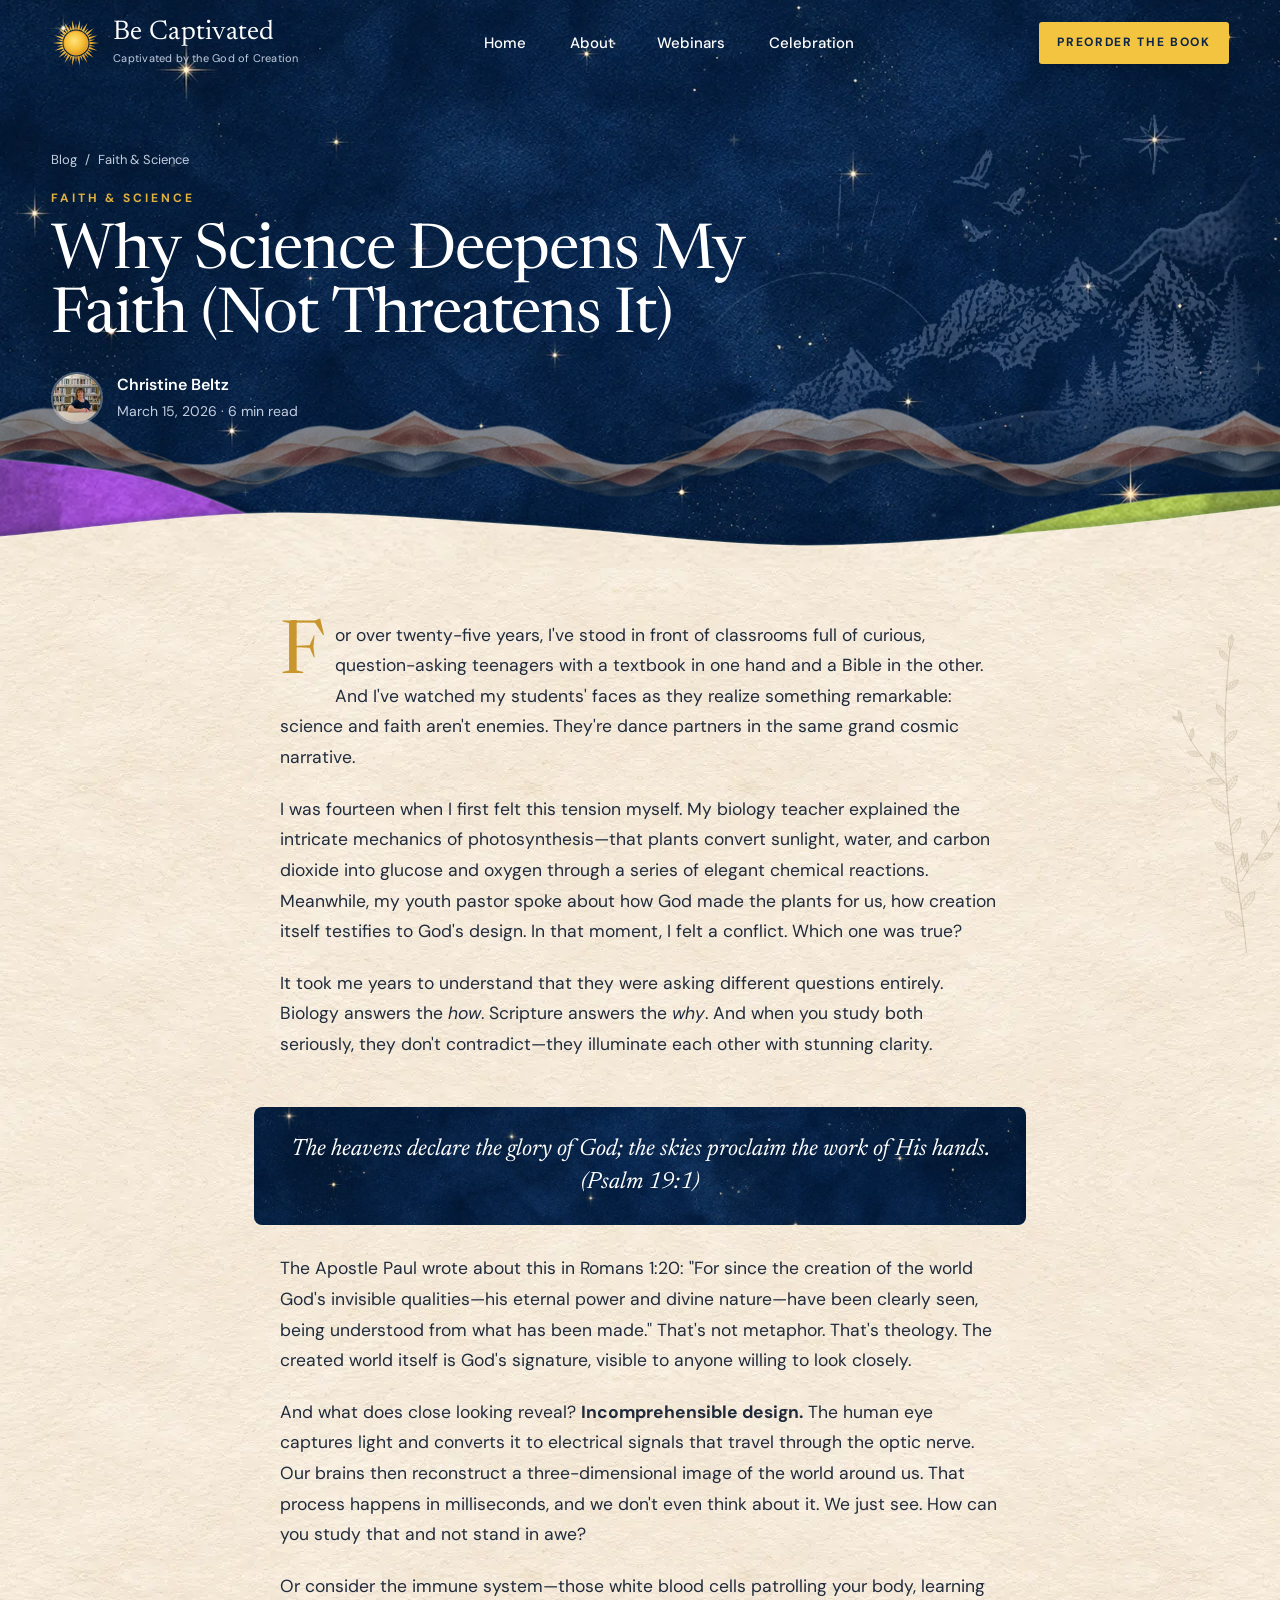
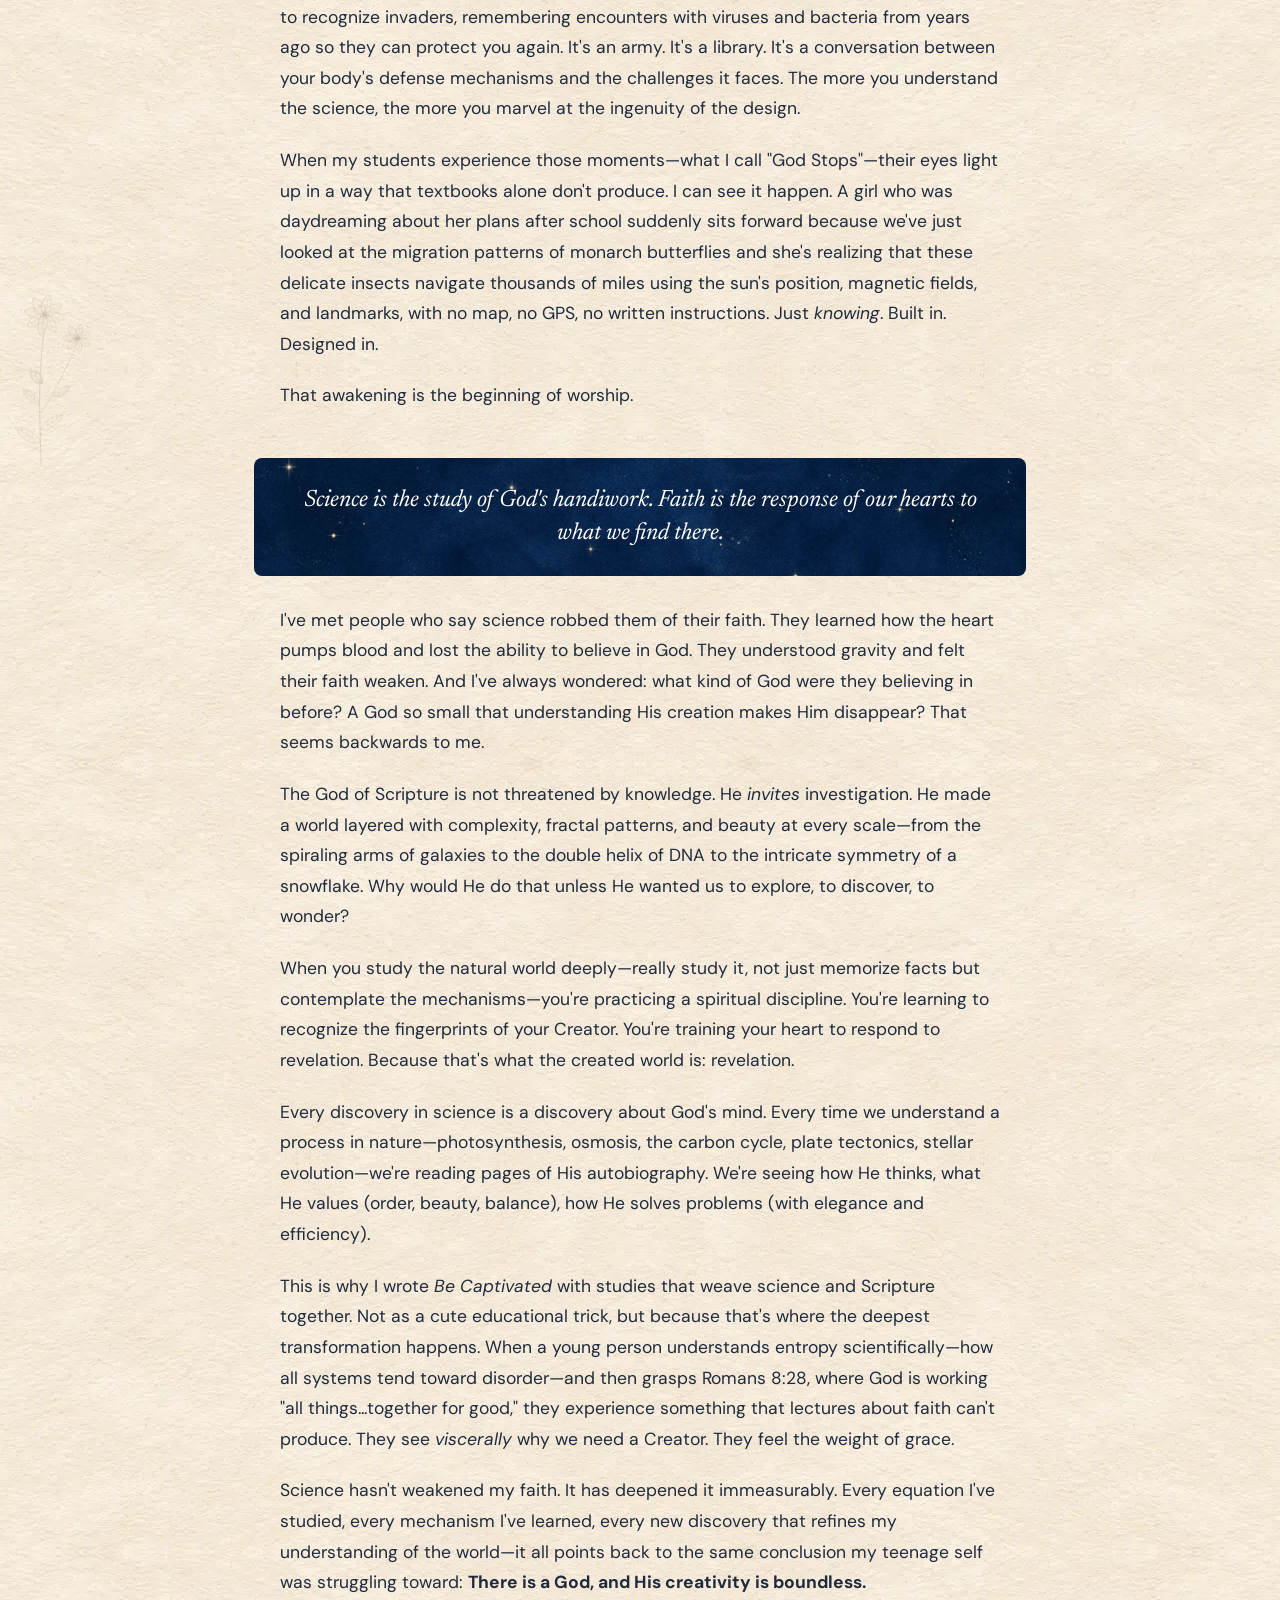
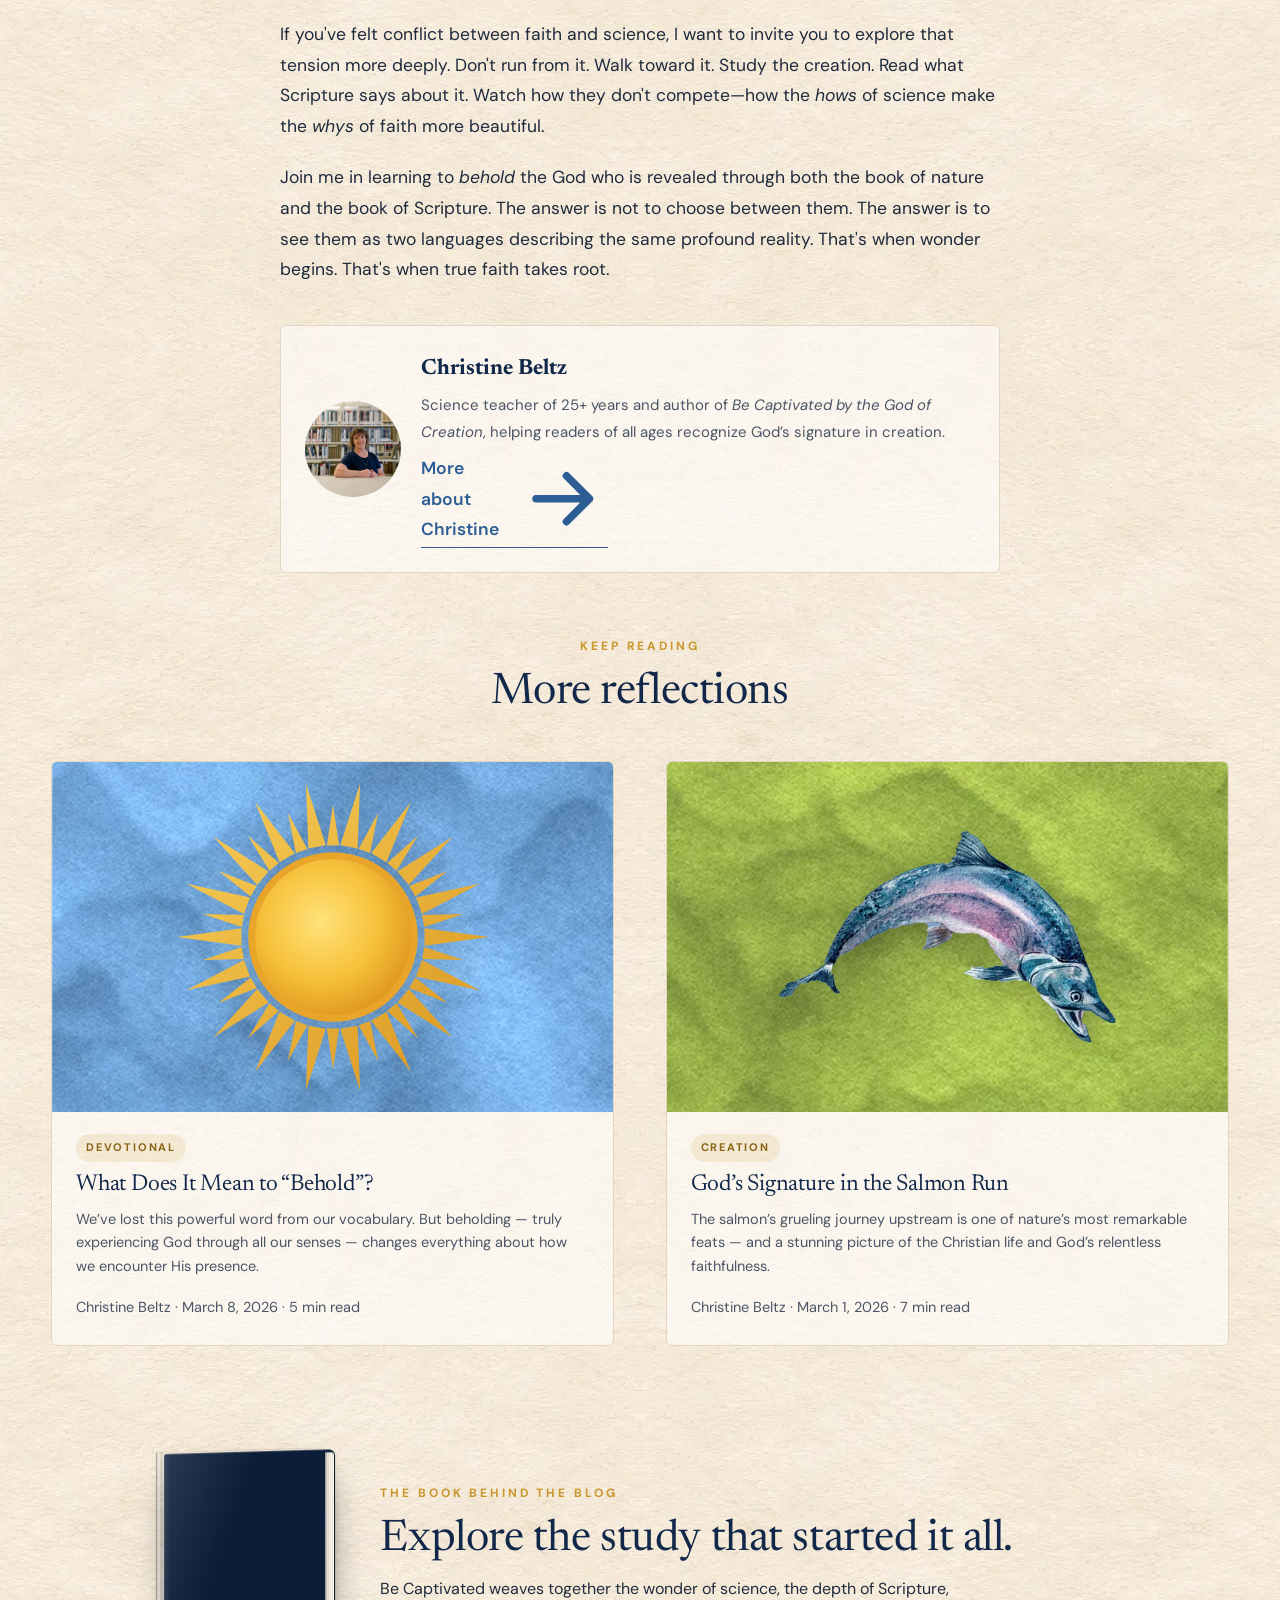
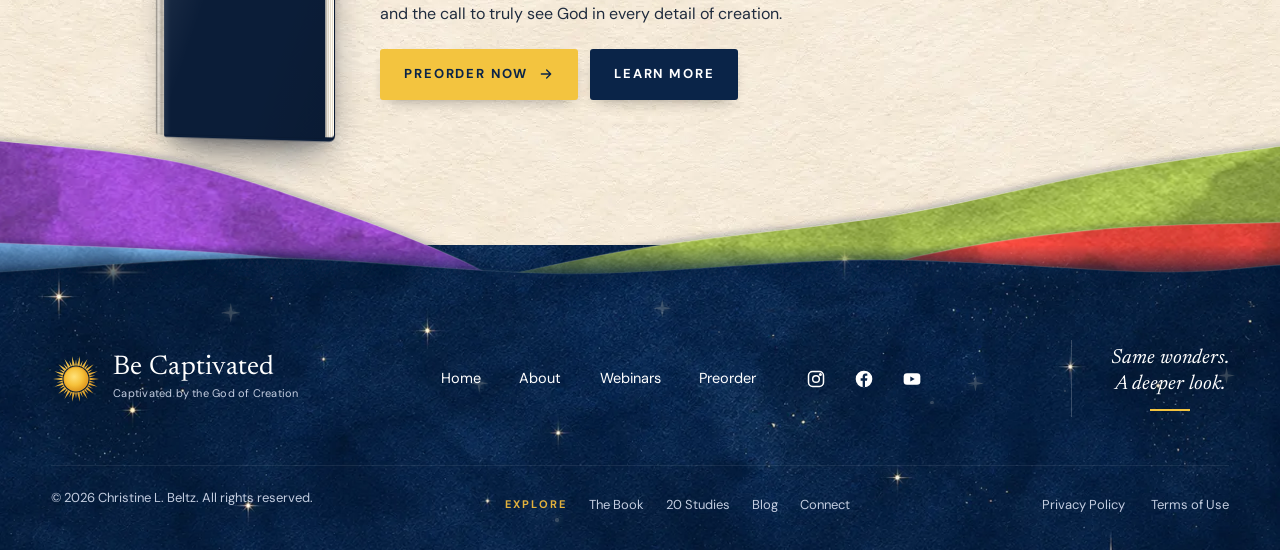
<file: website/blog-post-1.html>
<!DOCTYPE html>
<html lang="en" class="no-js">
<head>
<meta charset="UTF-8">
<meta name="viewport" content="width=device-width, initial-scale=1">
<title>Why Science Deepens My Faith (Not Threatens It) | Be Captivated Blog</title>
<meta name="description" content="For over 25 years, I’ve taught science and studied Scripture side by side. Far from conflicting, they’ve drawn me into a deeper awe of God and His infinite creativity.">
<meta name="theme-color" content="#0a2448">
<meta property="og:type" content="website">
<meta property="og:title" content="Why Science Deepens My Faith (Not Threatens It) | Be Captivated Blog">
<meta property="og:description" content="For over 25 years, I’ve taught science and studied Scripture side by side. Far from conflicting, they’ve drawn me into a deeper awe of God and His infinite creativity.">
<meta property="og:image" content="images/covers/cover-devotional.jpg">
<link rel="icon" href="images/art/sun.svg" type="image/svg+xml">
<link rel="stylesheet" href="styles.css">
<script>document.documentElement.classList.remove('no-js');document.documentElement.classList.add('js')</script>
<meta name="robots" content="index, follow">
<meta name="author" content="Christine L. Beltz">
<link rel="canonical" href="https://becaptivatedbooks.com/blog-post-1.html">
<meta property="og:url" content="https://becaptivatedbooks.com/blog-post-1.html">
<meta name="twitter:card" content="summary_large_image">
</head>
<body>
<svg class="svg-defs" aria-hidden="true" focusable="false"><defs>
<pattern id="tx-purple" patternUnits="userSpaceOnUse" x="-160" y="0" width="1800" height="1013"><image href="images/textures/tex-purple.webp" width="1800" height="1013" preserveAspectRatio="none"/></pattern>
<pattern id="tx-green" patternUnits="userSpaceOnUse" x="-160" y="0" width="1800" height="1013"><image href="images/textures/tex-green.webp" width="1800" height="1013" preserveAspectRatio="none"/></pattern>
<pattern id="tx-red" patternUnits="userSpaceOnUse" x="-160" y="0" width="1800" height="1013"><image href="images/textures/tex-red.webp" width="1800" height="1013" preserveAspectRatio="none"/></pattern>
<pattern id="tx-blue" patternUnits="userSpaceOnUse" x="-160" y="0" width="1800" height="1013"><image href="images/textures/tex-blue.webp" width="1800" height="1013" preserveAspectRatio="none"/></pattern>
<pattern id="tx-lilac" patternUnits="userSpaceOnUse" x="-160" y="0" width="1800" height="1013"><image href="images/textures/tex-lilac.webp" width="1800" height="1013" preserveAspectRatio="none"/></pattern>
<pattern id="tx-paper" patternUnits="userSpaceOnUse" x="-160" y="0" width="1800" height="1013"><image href="images/textures/tex-paper.webp" width="1800" height="1013" preserveAspectRatio="none"/></pattern>
<pattern id="tx-navy" patternUnits="userSpaceOnUse" x="-160" y="0" width="1800" height="1013"><image href="images/textures/tex-navy.webp" width="1800" height="1013" preserveAspectRatio="none"/></pattern>
<filter id="f-cut" x="-5%" y="-40%" width="110%" height="180%"><feDropShadow dx="0" dy="-3" stdDeviation="4" flood-color="#0b1a30" flood-opacity=".28"/></filter>
<filter id="f-cut-down" x="-5%" y="-40%" width="110%" height="180%"><feDropShadow dx="0" dy="3" stdDeviation="4" flood-color="#0b1a30" flood-opacity=".22"/></filter>
<linearGradient id="g-fade" x1="0" y1="0" x2="0" y2="1"><stop offset="0" stop-color="#fff"/><stop offset=".38" stop-color="#fff"/><stop offset=".62" stop-color="#fff" stop-opacity=".45"/><stop offset=".95" stop-color="#fff" stop-opacity="0"/></linearGradient>
<mask id="m-fade" maskContentUnits="objectBoundingBox"><rect width="1" height="1" fill="url(#g-fade)"/></mask>
</defs></svg>
<a class="skip-link" href="#main">Skip to content</a>
<header class="site-header" id="top">
  <div class="container header-inner">
    <a class="brand" href="index.html" aria-label="Be Captivated home">
      <img class="brand__sun" src="images/art/sun.svg" alt="" width="50" height="50">
      <span><span class="brand__name">Be Captivated</span><span class="brand__tag">Captivated by the God of Creation</span></span>
    </a>
    <nav class="nav" aria-label="Main"><a href="index.html">Home</a><a href="about.html">About</a><a href="webinars.html">Webinars</a><a href="celebration.html">Celebration</a></nav>
    <button class="btn btn--sm header-cta" type="button" data-open="preorder">Preorder the book</button>
    <button class="menu-toggle" type="button" aria-expanded="false" aria-controls="mobile-panel" aria-label="Open menu"><span></span><span></span><span></span></button>
  </div>
  <div class="mobile-panel" id="mobile-panel">
    <nav aria-label="Mobile"><a href="index.html">Home</a><a href="about.html">About</a><a href="webinars.html">Webinars</a><a href="celebration.html">Celebration</a><a href="book.html">The Book</a><a href="studies.html">Studies</a><a href="blog.html">Blog</a><a href="contact.html">Connect</a></nav>
    <button class="btn btn--block" type="button" data-open="preorder">Preorder the book <svg viewBox="0 0 24 24" fill="none" stroke="currentColor" stroke-width="2" stroke-linecap="round" stroke-linejoin="round" aria-hidden="true" focusable="false" class="arrow"><path pathLength="1" d="M5 12h14M13 6l6 6-6 6"/></svg></button>
  </div>
</header>
<main id="main">

<section class="page-hero page-hero--simple article-hero sec-navy">
  <img class="hero-mtn" src="images/art/sketch-mountains-light.webp" alt="" data-px="80" data-py="-30">
  <div class="container">
    <div class="page-hero__copy reveal" data-py="-40">
      <nav class="crumbs" aria-label="Breadcrumb"><a href="blog.html">Blog</a><span aria-hidden="true">/</span><span>Faith & Science</span></nav>
      <p class="eyebrow">Faith & Science</p>
      <h1 class="h1">Why Science Deepens My Faith (Not Threatens It)</h1>
      <div class="byline"><img src="images/photos/about-author.webp" alt=""><div><strong>Christine Beltz</strong><span>March 15, 2026 · 6 min read</span></div></div>
    </div>
  </div>
  <div class="flow " aria-hidden="true" data-py="-24" data-depth="5" style="--ratio:9.2583;--fh:clamp(60px,7vw,100px);bottom:clamp(30px,6vw,80px);opacity:.5;--fs:120s;z-index:1"><div class="flow__track" style="background-image:url(images/flow/flow-horizon.webp)"></div></div>
  <div class="wave wave--abs-bottom" aria-hidden="true" style="--h:clamp(80px,12vw,170px)"><svg class="wl" viewBox="-80 0 1600 170" preserveAspectRatio="none" focusable="false" data-wdy="0.080" data-wdx="-0.0120" style="--sa:1.10%;--sw:13.0s;--sd:0.0s"><path fill="url(#tx-purple)" filter="url(#f-cut)" d="M-82 172L-82 34L-80 34C-66.7 35 -40 35.7 0 40C40 44.3 110 48.3 160 60C210 71.7 256.7 91.3 300 110C343.3 128.7 400 161.7 420 172L1442 172L1442 172Z"/><path d="M-80 34C-66.7 35 -40 35.7 0 40C40 44.3 110 48.3 160 60C210 71.7 256.7 91.3 300 110C343.3 128.7 400 161.7 420 172" fill="none" stroke="rgba(255,255,255,.22)" stroke-width="1.2" vector-effect="non-scaling-stroke"/></svg><svg class="wl wl--rev" viewBox="-80 0 1600 170" preserveAspectRatio="none" focusable="false" data-wdy="0.125" data-wdx="0.0160" style="--sa:1.28%;--sw:16.5s;--sd:13.8s"><path fill="url(#tx-green)" filter="url(#f-cut)" d="M-2 172L-2 172L1000 172C1025 161.7 1100 125.3 1150 110C1200 94.7 1251.7 86.7 1300 80C1348.3 73.3 1403.3 72.2 1440 70C1476.7 67.8 1506.7 67.1 1520 66.6L1522 66.6L1522 172Z"/><path d="M1000 172C1025 161.7 1100 125.3 1150 110C1200 94.7 1251.7 86.7 1300 80C1348.3 73.3 1403.3 72.2 1440 70C1476.7 67.8 1506.7 67.1 1520 66.6" fill="none" stroke="rgba(255,255,255,.22)" stroke-width="1.2" vector-effect="non-scaling-stroke"/></svg><svg class="wl" viewBox="-80 0 1600 170" preserveAspectRatio="none" focusable="false" data-wdy="0.035" data-wdx="0.0000" style="--sa:0.50%;--sw:22.0s;--sd:16.6s"><path fill="url(#tx-paper)" filter="url(#f-cut)" d="M-82 172L-82 134.2L-80 134.2C-66.7 133.5 -63.3 135 0 130C63.3 125 200 106 300 104C400 102 500 112 600 118C700 124 800 139.3 900 140C1000 140.7 1110 129.3 1200 122C1290 114.7 1386.7 101.2 1440 96C1493.3 90.8 1506.7 91.7 1520 90.8L1522 90.8L1522 172Z"/><path d="M-80 134.2C-66.7 133.5 -63.3 135 0 130C63.3 125 200 106 300 104C400 102 500 112 600 118C700 124 800 139.3 900 140C1000 140.7 1110 129.3 1200 122C1290 114.7 1386.7 101.2 1440 96C1493.3 90.8 1506.7 91.7 1520 90.8" fill="none" stroke="rgba(255,255,255,.22)" stroke-width="1.2" vector-effect="non-scaling-stroke"/></svg></div>
</section>

<section class="article sec-cream">
  <img class="deco" src="images/art/botanical-sprig.svg" alt="" data-py="46" style="right:-26px;top:20px;width:clamp(100px,11vw,160px);opacity:.6">
  <img class="deco" src="images/art/botanical-flower.svg" alt="" data-py="-40" style="left:-10px;top:40%;width:clamp(90px,9vw,140px);opacity:.5">
  <div class="container">
    <article class="prose">
        <p>For over twenty-five years, I've stood in front of classrooms full of curious, question-asking teenagers with a textbook in one hand and a Bible in the other. And I've watched my students' faces as they realize something remarkable: science and faith aren't enemies. They're dance partners in the same grand cosmic narrative.</p>
        <p>I was fourteen when I first felt this tension myself. My biology teacher explained the intricate mechanics of photosynthesis—that plants convert sunlight, water, and carbon dioxide into glucose and oxygen through a series of elegant chemical reactions. Meanwhile, my youth pastor spoke about how God made the plants for us, how creation itself testifies to God's design. In that moment, I felt a conflict. Which one was true?</p>
        <p>It took me years to understand that they were asking different questions entirely. Biology answers the <em>how</em>. Scripture answers the <em>why</em>. And when you study both seriously, they don't contradict—they illuminate each other with stunning clarity.</p>
        <p class="pull">The heavens declare the glory of God; the skies proclaim the work of His hands. (Psalm 19:1)</p>
        <p>The Apostle Paul wrote about this in Romans 1:20: "For since the creation of the world God's invisible qualities—his eternal power and divine nature—have been clearly seen, being understood from what has been made." That's not metaphor. That's theology. The created world itself is God's signature, visible to anyone willing to look closely.</p>
        <p>And what does close looking reveal? <strong>Incomprehensible design.</strong> The human eye captures light and converts it to electrical signals that travel through the optic nerve. Our brains then reconstruct a three-dimensional image of the world around us. That process happens in milliseconds, and we don't even think about it. We just see. How can you study that and not stand in awe?</p>
        <p>Or consider the immune system—those white blood cells patrolling your body, learning to recognize invaders, remembering encounters with viruses and bacteria from years ago so they can protect you again. It's an army. It's a library. It's a conversation between your body's defense mechanisms and the challenges it faces. The more you understand the science, the more you marvel at the ingenuity of the design.</p>
        <p>When my students experience those moments—what I call "God Stops"—their eyes light up in a way that textbooks alone don't produce. I can see it happen. A girl who was daydreaming about her plans after school suddenly sits forward because we've just looked at the migration patterns of monarch butterflies and she's realizing that these delicate insects navigate thousands of miles using the sun's position, magnetic fields, and landmarks, with no map, no GPS, no written instructions. Just <em>knowing</em>. Built in. Designed in.</p>
        <p>That awakening is the beginning of worship.</p>
        <p class="pull">Science is the study of God's handiwork. Faith is the response of our hearts to what we find there.</p>
        <p>I've met people who say science robbed them of their faith. They learned how the heart pumps blood and lost the ability to believe in God. They understood gravity and felt their faith weaken. And I've always wondered: what kind of God were they believing in before? A God so small that understanding His creation makes Him disappear? That seems backwards to me.</p>
        <p>The God of Scripture is not threatened by knowledge. He <em>invites</em> investigation. He made a world layered with complexity, fractal patterns, and beauty at every scale—from the spiraling arms of galaxies to the double helix of DNA to the intricate symmetry of a snowflake. Why would He do that unless He wanted us to explore, to discover, to wonder?</p>
        <p>When you study the natural world deeply—really study it, not just memorize facts but contemplate the mechanisms—you're practicing a spiritual discipline. You're learning to recognize the fingerprints of your Creator. You're training your heart to respond to revelation. Because that's what the created world is: revelation.</p>
        <p>Every discovery in science is a discovery about God's mind. Every time we understand a process in nature—photosynthesis, osmosis, the carbon cycle, plate tectonics, stellar evolution—we're reading pages of His autobiography. We're seeing how He thinks, what He values (order, beauty, balance), how He solves problems (with elegance and efficiency).</p>
        <p>This is why I wrote <em>Be Captivated</em> with studies that weave science and Scripture together. Not as a cute educational trick, but because that's where the deepest transformation happens. When a young person understands entropy scientifically—how all systems tend toward disorder—and then grasps Romans 8:28, where God is working "all things...together for good," they experience something that lectures about faith can't produce. They see <em>viscerally</em> why we need a Creator. They feel the weight of grace.</p>
        <p>Science hasn't weakened my faith. It has deepened it immeasurably. Every equation I've studied, every mechanism I've learned, every new discovery that refines my understanding of the world—it all points back to the same conclusion my teenage self was struggling toward: <strong>There is a God, and His creativity is boundless.</strong></p>
        <p>If you've felt conflict between faith and science, I want to invite you to explore that tension more deeply. Don't run from it. Walk toward it. Study the creation. Read what Scripture says about it. Watch how they don't compete—how the <em>hows</em> of science make the <em>whys</em> of faith more beautiful.</p>
        <p>Join me in learning to <em>behold</em> the God who is revealed through both the book of nature and the book of Scripture. The answer is not to choose between them. The answer is to see them as two languages describing the same profound reality. That's when wonder begins. That's when true faith takes root.</p>
    </article>
    <div class="prose" style="margin-top:40px">
      <div class="author-box">
        <img src="images/photos/about-author.webp" alt="Christine Beltz" loading="lazy">
        <div><strong style="font-family:var(--serif);font-size:22px;color:var(--navy-ink)">Christine Beltz</strong><p style="margin:4px 0 8px;font-size:15px;color:var(--muted)">Science teacher of 25+ years and author of <em>Be Captivated by the God of Creation</em>, helping readers of all ages recognize God’s signature in creation.</p><a class="link-arrow" href="about.html">More about Christine <svg viewBox="0 0 24 24" fill="none" stroke="currentColor" stroke-width="2.0" stroke-linecap="round" stroke-linejoin="round" aria-hidden="true" focusable="false"><path pathLength="1" d="M5 12h14M13 6l6 6-6 6"/></svg></a></div>
      </div>
    </div>
  </div>
</section>

<section class="more-posts sec-cream" style="padding-top:0">
  <div class="container">
    <header class="section-head reveal"><p class="eyebrow">Keep reading</p><h2 class="h2">More reflections</h2></header>
    <div class="grid-2" style="align-items:stretch">
      <article class="card post-card reveal" data-cats="devotional">
        <div class="post-card__img post-card__img--art bg-blue"><img src="images/art/sun.svg" alt="" loading="lazy"></div>
        <div class="post-card__body">
          <span class="pill">Devotional</span>
          <h3><a href="blog-post-2.html">What Does It Mean to “Behold”?</a></h3>
          <p>We’ve lost this powerful word from our vocabulary. But beholding — truly experiencing God through all our senses — changes everything about how we encounter His presence.</p>
          <p class="post-meta">Christine Beltz · March 8, 2026 · 5 min read</p>
        </div>
      </article>
      <article class="card post-card reveal reveal-d1" data-cats="creation">
        <div class="post-card__img post-card__img--art bg-green"><img src="images/art/salmon.webp" alt="" loading="lazy"></div>
        <div class="post-card__body">
          <span class="pill">Creation</span>
          <h3><a href="blog-post-3.html">God’s Signature in the Salmon Run</a></h3>
          <p>The salmon’s grueling journey upstream is one of nature’s most remarkable feats — and a stunning picture of the Christian life and God’s relentless faithfulness.</p>
          <p class="post-meta">Christine Beltz · March 1, 2026 · 7 min read</p>
        </div>
      </article>
    </div>
  </div>
</section>

<section class="cta-band sec-cream" style="padding-top:clamp(20px,3vw,40px)">
  <div class="container">
    <div class="cta-band__grid reveal">
      <div class="book  " data-py="-24" data-depth="12"><div class="book__body"><span class="book__back"></span><span class="book__pages"></span><div class="book__cover"><img src="images/covers/cover-devotional.webp" alt="Be Captivated by the God of Creation — study devotional cover" loading="lazy" decoding="async"></div></div></div>
      <div>
        <p class="eyebrow">The book behind the blog</p>
        <h2 class="h2">Explore the study that started it all.</h2>
        <p>Be Captivated weaves together the wonder of science, the depth of Scripture, and the call to truly see God in every detail of creation.</p>
        <div class="btn-row"><button class="btn" type="button" data-open="preorder">Preorder now <svg viewBox="0 0 24 24" fill="none" stroke="currentColor" stroke-width="2.0" stroke-linecap="round" stroke-linejoin="round" aria-hidden="true" focusable="false" class="arrow"><path pathLength="1" d="M5 12h14M13 6l6 6-6 6"/></svg></button><a class="btn btn--navy" href="book.html">Learn more</a></div>
      </div>
    </div>
  </div>
  <div class="cta-band__waves"><div class="wave wave--blend" aria-hidden="true" style="--h:clamp(110px,15vw,220px)"><svg class="wl" viewBox="-80 0 1600 220" preserveAspectRatio="none" focusable="false" data-wdy="0.080" data-wdx="-0.0120" style="--sa:1.10%;--sw:13.0s;--sd:0.0s"><path fill="url(#tx-purple)" filter="url(#f-cut)" d="M-82 222L-82 34.2L-80 34.2C-66.7 35.2 -46.7 35 0 40C46.7 45 136.7 50.7 200 64C263.3 77.3 326.7 101.3 380 120C433.3 138.7 483.3 159 520 176C556.7 193 586.7 214.3 600 222L1442 222L1442 222Z"/><path d="M-80 34.2C-66.7 35.2 -46.7 35 0 40C46.7 45 136.7 50.7 200 64C263.3 77.3 326.7 101.3 380 120C433.3 138.7 483.3 159 520 176C556.7 193 586.7 214.3 600 222" fill="none" stroke="rgba(255,255,255,.22)" stroke-width="1.2" vector-effect="non-scaling-stroke"/></svg><svg class="wl wl--rev" viewBox="-80 0 1600 220" preserveAspectRatio="none" focusable="false" data-wdy="0.125" data-wdx="0.0160" style="--sa:1.28%;--sw:16.5s;--sd:13.8s"><path fill="url(#tx-green)" filter="url(#f-cut)" d="M-2 222L-2 222L420 222C466.7 211.7 603.3 177 700 160C796.7 143 910 135 1000 120C1090 105 1166.7 83.3 1240 70C1313.3 56.7 1393.3 46.2 1440 40C1486.7 33.8 1506.7 34 1520 32.8L1522 32.8L1522 222Z"/><path d="M420 222C466.7 211.7 603.3 177 700 160C796.7 143 910 135 1000 120C1090 105 1166.7 83.3 1240 70C1313.3 56.7 1393.3 46.2 1440 40C1486.7 33.8 1506.7 34 1520 32.8" fill="none" stroke="rgba(255,255,255,.22)" stroke-width="1.2" vector-effect="non-scaling-stroke"/></svg><svg class="wl" viewBox="-80 0 1600 220" preserveAspectRatio="none" focusable="false" data-wdy="0.170" data-wdx="-0.0200" style="--sa:1.46%;--sw:20.0s;--sd:14.6s"><path fill="url(#tx-red)" filter="url(#f-cut)" d="M-2 222L-2 222L820 222C856.7 211.7 970 175.3 1040 160C1110 144.7 1173.3 136.3 1240 130C1306.7 123.7 1393.3 123.7 1440 122C1486.7 120.3 1506.7 120.4 1520 120.1L1522 120.1L1522 222Z"/><path d="M820 222C856.7 211.7 970 175.3 1040 160C1110 144.7 1173.3 136.3 1240 130C1306.7 123.7 1393.3 123.7 1440 122C1486.7 120.3 1506.7 120.4 1520 120.1" fill="none" stroke="rgba(255,255,255,.22)" stroke-width="1.2" vector-effect="non-scaling-stroke"/></svg><svg class="wl wl--rev" viewBox="-80 0 1600 220" preserveAspectRatio="none" focusable="false" data-wdy="0.215" data-wdx="0.0240" style="--sa:1.64%;--sw:23.5s;--sd:15.4s"><path fill="url(#tx-blue)" filter="url(#f-cut)" d="M-82 222L-82 137.4L-80 137.4C-66.7 137.9 -63.3 136.9 0 140C63.3 143.1 206.7 146 300 156C393.3 166 493.3 189 560 200C626.7 211 676.7 218.3 700 222L1442 222L1442 222Z"/><path d="M-80 137.4C-66.7 137.9 -63.3 136.9 0 140C63.3 143.1 206.7 146 300 156C393.3 166 493.3 189 560 200C626.7 211 676.7 218.3 700 222" fill="none" stroke="rgba(255,255,255,.22)" stroke-width="1.2" vector-effect="non-scaling-stroke"/></svg><svg class="wl" viewBox="-80 0 1600 220" preserveAspectRatio="none" focusable="false" data-wdy="0.035" data-wdx="0.0000" style="--sa:0.50%;--sw:22.0s;--sd:11.2s"><path fill="url(#tx-navy)" filter="url(#f-cut)" d="M-82 222L-82 198.6L-80 198.6C-66.7 198.1 -63.3 199.1 0 196C63.3 192.9 193.3 179.7 300 180C406.7 180.3 526.7 197.7 640 198C753.3 198.3 870 182.3 980 182C1090 181.7 1223.3 195 1300 196C1376.7 197 1403.3 189.8 1440 188C1476.7 186.2 1506.7 185.7 1520 185.3L1522 185.3L1522 222Z"/><path d="M-80 198.6C-66.7 198.1 -63.3 199.1 0 196C63.3 192.9 193.3 179.7 300 180C406.7 180.3 526.7 197.7 640 198C753.3 198.3 870 182.3 980 182C1090 181.7 1223.3 195 1300 196C1376.7 197 1403.3 189.8 1440 188C1476.7 186.2 1506.7 185.7 1520 185.3" fill="none" stroke="rgba(255,255,255,.22)" stroke-width="1.2" vector-effect="non-scaling-stroke"/></svg></div></div>
</section>

</main>
<footer class="site-footer sec-navy">
  <div class="container">
    <div class="footer-top">
      <a class="brand" href="index.html" aria-label="Be Captivated home">
        <img class="brand__sun" src="images/art/sun.svg" alt="" width="50" height="50" loading="lazy">
        <span><span class="brand__name">Be Captivated</span><span class="brand__tag">Captivated by the God of Creation</span></span>
      </a>
      <div class="footer-mid">
        <nav class="footer-nav" aria-label="Footer"><a href="index.html">Home</a><a href="about.html">About</a><a href="webinars.html">Webinars</a><button type="button" data-open="preorder">Preorder</button></nav>
        <div class="socials">
          <a href="#" aria-label="Instagram"><svg viewBox="0 0 24 24" fill="none" stroke="currentColor" stroke-width="1.8" stroke-linecap="round" stroke-linejoin="round" aria-hidden="true" focusable="false"><rect x="3" y="3" width="18" height="18" rx="5"/><circle cx="12" cy="12" r="4"/><circle cx="17.3" cy="6.7" r=".9" fill="currentColor"/></svg></a>
          <a href="#" aria-label="Facebook"><svg viewBox="0 0 24 24" fill="none" stroke="currentColor" stroke-width="1.6" stroke-linecap="round" stroke-linejoin="round" aria-hidden="true" focusable="false"><circle cx="12" cy="12" r="10" fill="currentColor" stroke="none"/><path pathLength="1" d="M13.2 21.8V14h2.4l.4-2.8h-2.8V9.5c0-.8.3-1.4 1.4-1.4H16V5.6c-.3 0-1.1-.1-2.1-.1-2.1 0-3.5 1.3-3.5 3.6v2.1H8V14h2.4v7.8" fill="var(--navy,#0a2448)" stroke="none"/></svg></a>
          <a href="#" aria-label="YouTube"><svg viewBox="0 0 24 24" fill="none" stroke="currentColor" stroke-width="1.6" stroke-linecap="round" stroke-linejoin="round" aria-hidden="true" focusable="false"><rect x="2" y="5" width="20" height="14" rx="4" fill="currentColor" stroke="none"/><path pathLength="1" d="M10 9v6l5.2-3z" fill="var(--navy,#0a2448)" stroke="none"/></svg></a>
        </div>
      </div>
      <p class="footer-sign">Same wonders.<br>A deeper look.</p>
    </div>
    <div class="footer-bottom">
      <p>© 2026 Christine L. Beltz. All rights reserved.</p>
      <div class="footer-explore"><span>Explore</span><a href="book.html">The Book</a><a href="studies.html">20 Studies</a><a href="blog.html">Blog</a><a href="contact.html">Connect</a></div>
      <nav aria-label="Legal"><a href="#">Privacy Policy</a><a href="#">Terms of Use</a></nav>
    </div>
  </div>
</footer>
<dialog class="modal" id="modal-preorder" aria-labelledby="po-title">
  <div class="modal__card">
    <button class="modal__close" type="button" data-close aria-label="Close"><svg viewBox="0 0 24 24" fill="none" stroke="currentColor" stroke-width="2" stroke-linecap="round" stroke-linejoin="round" aria-hidden="true" focusable="false"><path pathLength="1" d="M6 6l12 12M18 6L6 18"/></svg></button>
    <img class="deco po__art-l" src="images/art/botanical-sprig.svg" alt="" data-depth="10">
    <img class="deco po__art-r" src="images/art/botanical-branch.svg" alt="" data-depth="14">
    <img class="deco po__mtn" src="images/art/sketch-mountains.webp" alt="" data-depth="-8">
    <form class="po" id="preorder-form" action="#" data-preorder>
      <div class="modal-brand"><img src="images/art/sun.svg" alt=""><span><span class="brand__name">Be Captivated</span><span class="brand__tag">Captivated by the God of Creation</span></span></div>
      <p class="eyebrow">One wonder. Three ways to explore.</p>
      <h2 id="po-title">Bring Be Captivated home.</h2>
      <p class="po__sub">Choose your edition and be part of the journey.</p>
      <fieldset class="po__editions" style="border:0;padding:0;margin-inline:auto">
        <legend class="sr-only">Choose an edition</legend>
        <label class="po-ed po-ed--main"><input type="radio" name="edition" value="devotional" data-url="#" checked><div class="book  " data-depth="12"><div class="book__body"><span class="book__back"></span><span class="book__pages"></span><div class="book__cover"><img src="images/covers/cover-devotional.webp" alt="Be Captivated by the God of Creation — study devotional cover" loading="lazy" decoding="async"></div></div></div><strong>Devotional</strong><small>Adults</small><span class="script">Go deeper.</span></label>
        <label class="po-ed"><input type="radio" name="edition" value="student" data-url="#"><div class="book book--sq " data-depth="9"><div class="book__body"><span class="book__back"></span><span class="book__pages"></span><div class="book__cover"><img src="images/covers/cover-devotional.webp" alt="Be Captivated by the God of Creation — cover" loading="lazy" decoding="async"></div></div></div><strong>Student Edition</strong><small>Ages 11–14</small><span class="script">Explore it.</span></label>
      </fieldset>
      <button class="btn po__cta" type="submit">Preorder now <svg viewBox="0 0 24 24" fill="none" stroke="currentColor" stroke-width="2" stroke-linecap="round" stroke-linejoin="round" aria-hidden="true" focusable="false" class="arrow"><path pathLength="1" d="M5 12h14M13 6l6 6-6 6"/></svg></button>
      <p class="po__perks"><span><svg viewBox="0 0 24 24" fill="none" stroke="currentColor" stroke-width="1.4" stroke-linecap="round" stroke-linejoin="round" aria-hidden="true" focusable="false"><path pathLength="1" d="M2.5 6.5h11v9h-11z"/><path pathLength="1" d="M13.5 9.5h4l3 3v3h-7"/><circle cx="6.5" cy="17" r="1.8"/><circle cx="17" cy="17" r="1.8"/></svg> Be part of the release</span><span>Resources for the whole family</span><span>A deeper look at the Creator</span></p>
      <div class="po__foot">
        <div class="flow " aria-hidden="true" style="--ratio:9.0667;--fh:64px;top:4px;opacity:.55;--fs:70s;z-index:0"><div class="flow__track" style="background-image:url(images/flow/flow-golden-ribbons.webp)"></div></div>
        <div class="wave" aria-hidden="true"><svg class="wl" viewBox="-39 0 778 150" preserveAspectRatio="none" focusable="false" data-wdy="0.100" data-wdx="-0.0120" style="--sa:1.10%;--sw:13.0s;--sd:0.0s"><path fill="url(#tx-purple)" d="M-39 4C-32.5 4.3 -29.8 3.7 0 6C29.8 8.3 93.3 14 140 18C186.7 22 233.3 22.3 280 30C326.7 37.7 396.7 58.3 420 64L420 66C396.7 63.7 326.7 56.3 280 52C233.3 47.7 186.7 42 140 40C93.3 38 29.8 40 0 40C-29.8 40 -32.5 40 -39 40Z"/></svg><svg class="wl wl--rev" viewBox="-39 0 778 150" preserveAspectRatio="none" focusable="false" data-wdy="0.130" data-wdx="0.0160" style="--sa:1.28%;--sw:16.5s;--sd:13.8s"><path fill="url(#tx-green)" d="M-39 52.3C-32.5 52.2 -36.5 52.4 0 52C36.5 51.6 123.3 53.7 180 50C236.7 46.3 283.3 34 340 30C396.7 26 460 30 520 26C580 22 663.5 9.8 700 6C736.5 2.2 732.5 3.8 739 3.4L739 45C732.5 45.1 736.5 44.5 700 46C663.5 47.5 580 52.3 520 54C460 55.7 396.7 54.7 340 56C283.3 57.3 236.7 59 180 62C123.3 65 36.5 71.7 0 74C-36.5 76.3 -32.5 75.3 -39 75.6Z"/></svg><svg class="wl" viewBox="-39 0 778 150" preserveAspectRatio="none" focusable="false" data-wdy="0.170" data-wdx="-0.0200" style="--sa:1.46%;--sw:20.0s;--sd:14.6s"><path fill="url(#tx-red)" filter="url(#f-cut)" d="M-2 152L-2 150L300 150C320 141.7 380 113.3 420 100C460 86.7 493.3 76.7 540 70C586.7 63.3 666.8 61.9 700 60C733.2 58.1 732.5 58.8 739 58.5L741 58.5L741 152Z"/><path d="M300 150C320 141.7 380 113.3 420 100C460 86.7 493.3 76.7 540 70C586.7 63.3 666.8 61.9 700 60C733.2 58.1 732.5 58.8 739 58.5" fill="none" stroke="rgba(255,255,255,.22)" stroke-width="1.2" vector-effect="non-scaling-stroke"/></svg><svg class="wl wl--rev" viewBox="-39 0 778 150" preserveAspectRatio="none" focusable="false" data-wdy="0.035" data-wdx="0.0000" style="--sa:0.50%;--sw:22.0s;--sd:13.9s"><path fill="url(#tx-blue)" filter="url(#f-cut)" d="M-2 152L-2 150L420 150C436.7 143.3 488.3 126.3 520 110C551.7 93.7 580 66.3 610 52C640 37.7 678.5 29.9 700 24C721.5 18.1 732.5 17.9 739 16.7L741 16.7L741 152Z"/><path d="M420 150C436.7 143.3 488.3 126.3 520 110C551.7 93.7 580 66.3 610 52C640 37.7 678.5 29.9 700 24C721.5 18.1 732.5 17.9 739 16.7" fill="none" stroke="rgba(255,255,255,.22)" stroke-width="1.2" vector-effect="non-scaling-stroke"/></svg></div>
        <blockquote>“The heavens declare the glory of God;<br>the skies proclaim the work of his hands.”<cite>Psalm 19:1</cite></blockquote>
        <p class="script">Different depths.<br>The same wonder.</p>
      </div>
    </form>
  </div>
</dialog>
<dialog class="modal modal--split" id="modal-webinar" aria-labelledby="ws-title">
  <div class="modal__card">
    <button class="modal__close" type="button" data-close aria-label="Close"><svg viewBox="0 0 24 24" fill="none" stroke="currentColor" stroke-width="2" stroke-linecap="round" stroke-linejoin="round" aria-hidden="true" focusable="false"><path pathLength="1" d="M6 6l12 12M18 6L6 18"/></svg></button>
    <div class="ws">
      <div class="ws__side">
        <div class="ws__milky"></div>
        <div class="brand" style="position:relative;z-index:2"><img class="brand__sun" src="images/art/sun.svg" alt=""><span><span class="brand__name">Be Captivated</span><span class="brand__tag">Captivated by the God of Creation</span></span></div>
        <p class="ws__quote" data-depth="-8">“Questions<br>lead to deeper<br>wonder.”</p>
        <div class="ws__scene">
          <div class="flow " aria-hidden="true" style="--ratio:9.5083;--fh:96px;bottom:34px;opacity:.95;--fs:60s"><div class="flow__track" style="background-image:url(images/flow/flow-misty-hills.webp)"></div></div>
          <div class="wave" aria-hidden="true"><svg class="wl" viewBox="-22 0 444 90" preserveAspectRatio="none" focusable="false" data-wdy="0.080" data-wdx="-0.0120" style="--sa:1.10%;--sw:13.0s;--sd:0.0s"><path fill="url(#tx-purple)" filter="url(#f-cut)" d="M-24 92L-24 18.9L-22 18.9C-18.3 19.1 -23.7 18.1 0 20C23.7 21.9 76.7 24 120 30C163.3 36 220 46 260 56C300 66 343.3 84.3 360 90L402 90L402 92Z"/><path d="M-22 18.9C-18.3 19.1 -23.7 18.1 0 20C23.7 21.9 76.7 24 120 30C163.3 36 220 46 260 56C300 66 343.3 84.3 360 90" fill="none" stroke="rgba(255,255,255,.22)" stroke-width="1.2" vector-effect="non-scaling-stroke"/></svg><svg class="wl wl--rev" viewBox="-22 0 444 90" preserveAspectRatio="none" focusable="false" data-wdy="0.125" data-wdx="0.0160" style="--sa:1.28%;--sw:16.5s;--sd:13.8s"><path fill="url(#tx-green)" filter="url(#f-cut)" d="M-2 92L-2 90L80 90C100 84 160 62 200 54C240 46 286.7 46 320 42C353.3 38 383 32.3 400 30C417 27.7 418.3 28.4 422 28L424 28L424 92Z"/><path d="M80 90C100 84 160 62 200 54C240 46 286.7 46 320 42C353.3 38 383 32.3 400 30C417 27.7 418.3 28.4 422 28" fill="none" stroke="rgba(255,255,255,.22)" stroke-width="1.2" vector-effect="non-scaling-stroke"/></svg><svg class="wl" viewBox="-22 0 444 90" preserveAspectRatio="none" focusable="false" data-wdy="0.170" data-wdx="-0.0200" style="--sa:1.46%;--sw:20.0s;--sd:14.6s"><path fill="url(#tx-red)" filter="url(#f-cut)" d="M-24 92L-24 67.8L-22 67.8C-18.3 67.8 -23.7 67.6 0 68C23.7 68.4 80 68.7 120 70C160 71.3 205 72.7 240 76C275 79.3 315 87.7 330 90L402 90L402 92Z"/><path d="M-22 67.8C-18.3 67.8 -23.7 67.6 0 68C23.7 68.4 80 68.7 120 70C160 71.3 205 72.7 240 76C275 79.3 315 87.7 330 90" fill="none" stroke="rgba(255,255,255,.22)" stroke-width="1.2" vector-effect="non-scaling-stroke"/></svg><svg class="wl wl--rev" viewBox="-22 0 444 90" preserveAspectRatio="none" focusable="false" data-wdy="0.035" data-wdx="0.0000" style="--sa:0.50%;--sw:22.0s;--sd:13.9s"><path fill="url(#tx-blue)" filter="url(#f-cut)" d="M-2 92L-2 90L250 90C261.7 86.7 295 75.3 320 70C345 64.7 383 60.3 400 58C417 55.7 418.3 56.4 422 56L424 56L424 92Z"/><path d="M250 90C261.7 86.7 295 75.3 320 70C345 64.7 383 60.3 400 58C417 55.7 418.3 56.4 422 56" fill="none" stroke="rgba(255,255,255,.22)" stroke-width="1.2" vector-effect="non-scaling-stroke"/></svg></div>
        </div>
      </div>
      <div class="ws__main">
        <p class="eyebrow">Be Captivated Webinars</p>
        <h2 id="ws-title">Be part of the conversation.</h2>
        <p>Join the webinar list to get updates on upcoming events, special guests, and exclusive content.</p>
        <ul class="ws__list">
          <li><svg viewBox="0 0 24 24" fill="none" stroke="currentColor" stroke-width="1.3" stroke-linecap="round" stroke-linejoin="round" aria-hidden="true" focusable="false"><circle cx="12" cy="7.5" r="2.6"/><circle cx="5.6" cy="9" r="2.1"/><circle cx="18.4" cy="9" r="2.1"/><path pathLength="1" d="M7.4 19v-1.8a4.6 4.6 0 0 1 9.2 0V19"/><path pathLength="1" d="M2.2 18.6v-1.1a3.4 3.4 0 0 1 4.9-3.1M21.8 18.6v-1.1a3.4 3.4 0 0 0-4.9-3.1"/></svg> Live discussions with Christine</li>
          <li><svg viewBox="0 0 24 24" fill="none" stroke="currentColor" stroke-width="1.3" stroke-linecap="round" stroke-linejoin="round" aria-hidden="true" focusable="false"><path pathLength="1" d="M12 6.5C10 5 7.4 4.5 3 4.8v13.4c4.4-.3 7 .2 9 1.8 2-1.6 4.6-2.1 9-1.8V4.8c-4.4-.3-7 .2-9 1.7z"/><path pathLength="1" d="M12 6.5V20"/><path pathLength="1" d="M5.5 8.2c1.8 0 3.2.3 4.4.9M5.5 11.2c1.8 0 3.2.3 4.4.9M18.5 8.2c-1.8 0-3.2.3-4.4.9M18.5 11.2c-1.8 0-3.2.3-4.4.9"/></svg> Faith, science, and everyday wonder</li>
          <li><svg viewBox="0 0 24 24" fill="none" stroke="currentColor" stroke-width="1.3" stroke-linecap="round" stroke-linejoin="round" aria-hidden="true" focusable="false"><path pathLength="1" d="M9 18h6M10 21h4"/><path pathLength="1" d="M12 3a6 6 0 0 0-3.6 10.8c.7.6 1.1 1.4 1.1 2.2V16h5v0c0-.8.4-1.6 1.1-2.2A6 6 0 0 0 12 3z"/><path pathLength="1" d="M12 0.8V1.6M3 9.5h-.8M21.8 9.5H21M5.2 3.6l.6.6M18.8 3.6l-.6.6"/></svg> Practical takeaways</li>
          <li><svg viewBox="0 0 24 24" fill="none" stroke="currentColor" stroke-width="1.3" stroke-linecap="round" stroke-linejoin="round" aria-hidden="true" focusable="false"><circle cx="12" cy="7.5" r="2.6"/><circle cx="5.6" cy="9" r="2.1"/><circle cx="18.4" cy="9" r="2.1"/><path pathLength="1" d="M7.4 19v-1.8a4.6 4.6 0 0 1 9.2 0V19"/><path pathLength="1" d="M2.2 18.6v-1.1a3.4 3.4 0 0 1 4.9-3.1M21.8 18.6v-1.1a3.4 3.4 0 0 0-4.9-3.1"/></svg> For families, students, and curious minds</li>
        </ul>
        <form class="ws__form" action="#" data-signup>
          <div class="form-fields" style="display:grid;gap:12px">
            <label class="sr-only" for="ws-name">First name</label>
            <input id="ws-name" type="text" name="first_name" placeholder="First name" autocomplete="given-name">
            <label class="sr-only" for="ws-email">Email address</label>
            <input id="ws-email" type="email" name="email" placeholder="Email address" autocomplete="email" required>
            <label class="check"><input type="checkbox" name="consent" checked> Yes, keep me updated on webinars, resources, and new releases.</label>
            <button class="btn btn--block" type="submit">Join the webinar list <svg viewBox="0 0 24 24" fill="none" stroke="currentColor" stroke-width="2" stroke-linecap="round" stroke-linejoin="round" aria-hidden="true" focusable="false" class="arrow"><path pathLength="1" d="M5 12h14M13 6l6 6-6 6"/></svg></button>
            <p class="ws__note"><svg viewBox="0 0 24 24" fill="none" stroke="currentColor" stroke-width="1.6" stroke-linecap="round" stroke-linejoin="round" aria-hidden="true" focusable="false"><rect x="5" y="10.5" width="14" height="10" rx="1.5" fill="currentColor" stroke="none"/><path pathLength="1" d="M8 10.5V8a4 4 0 0 1 8 0v2.5"/></svg> No spam. Just meaningful content.</p>
          </div>
          <p class="form-success" role="status">Thank you! You’re on the list — watch your inbox for the next webinar invitation.</p>
        </form>
        <div class="ws__foot">
          <div class="wave" aria-hidden="true"><svg class="wl" viewBox="-28 0 556 110" preserveAspectRatio="none" focusable="false" data-wdy="0.100" data-wdx="-0.0120" style="--sa:1.10%;--sw:13.0s;--sd:0.0s"><path fill="url(#tx-green)" d="M-28 100.2C-23.3 99.9 -24.7 101 0 98C24.7 95 80 86.3 120 82C160 77.7 196.7 75.7 240 72C283.3 68.3 336.7 65.3 380 60C423.3 54.7 475.3 43.8 500 40C524.7 36.2 523.3 37.7 528 37.2L528 78.6C523.3 78.8 524.7 78.1 500 80C475.3 81.9 423.3 87.3 380 90C336.7 92.7 283.3 94.3 240 96C196.7 97.7 160 97.7 120 100C80 102.3 24.7 108.1 0 110C-24.7 111.9 -23.3 111.2 -28 111.4Z"/></svg><svg class="wl wl--rev" viewBox="-28 0 556 110" preserveAspectRatio="none" focusable="false" data-wdy="0.125" data-wdx="0.0160" style="--sa:1.28%;--sw:16.5s;--sd:13.8s"><path fill="url(#tx-red)" filter="url(#f-cut)" d="M-30 112L-30 112L-28 112C-23.3 111.7 -21.3 112.3 0 110C21.3 107.7 66.7 101 100 98C133.3 95 166.7 91.7 200 92C233.3 92.3 273.3 97 300 100C326.7 103 350 108.3 360 110L502 110L502 112Z"/><path d="M-28 112C-23.3 111.7 -21.3 112.3 0 110C21.3 107.7 66.7 101 100 98C133.3 95 166.7 91.7 200 92C233.3 92.3 273.3 97 300 100C326.7 103 350 108.3 360 110" fill="none" stroke="rgba(255,255,255,.22)" stroke-width="1.2" vector-effect="non-scaling-stroke"/></svg><svg class="wl" viewBox="-28 0 556 110" preserveAspectRatio="none" focusable="false" data-wdy="0.035" data-wdx="0.0000" style="--sa:0.50%;--sw:22.0s;--sd:16.6s"><path fill="url(#tx-blue)" filter="url(#f-cut)" d="M-2 112L-2 110L160 110C176.7 103.3 223.3 84.3 260 70C296.7 55.7 340 35 380 24C420 13 475.3 7.8 500 4C524.7 0.2 523.3 1.7 528 1.2L530 1.2L530 112Z"/><path d="M160 110C176.7 103.3 223.3 84.3 260 70C296.7 55.7 340 35 380 24C420 13 475.3 7.8 500 4C524.7 0.2 523.3 1.7 528 1.2" fill="none" stroke="rgba(255,255,255,.22)" stroke-width="1.2" vector-effect="non-scaling-stroke"/></svg></div>
          <p class="script">Same Creator.<br>Different Journeys.</p>
        </div>
      </div>
    </div>
  </div>
</dialog>
<script src="script.js" defer></script>
</body>
</html>
</file>
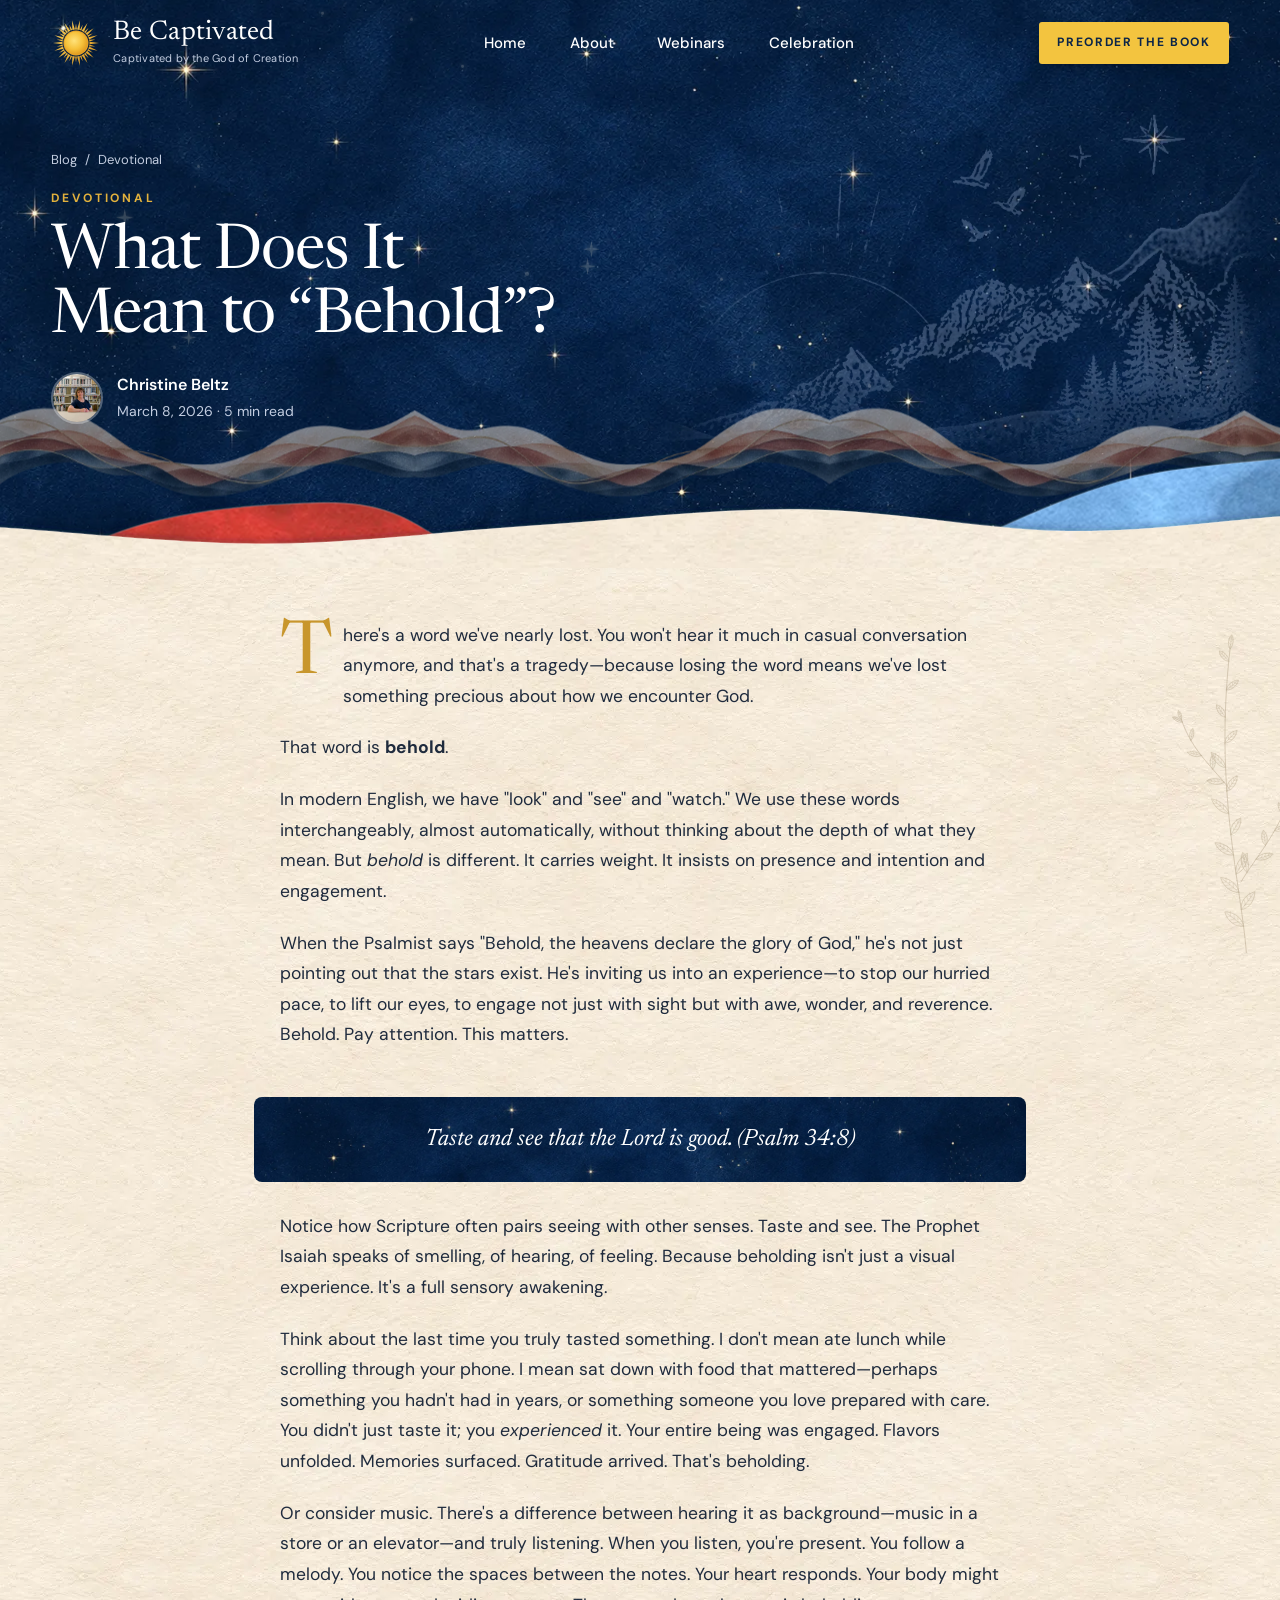
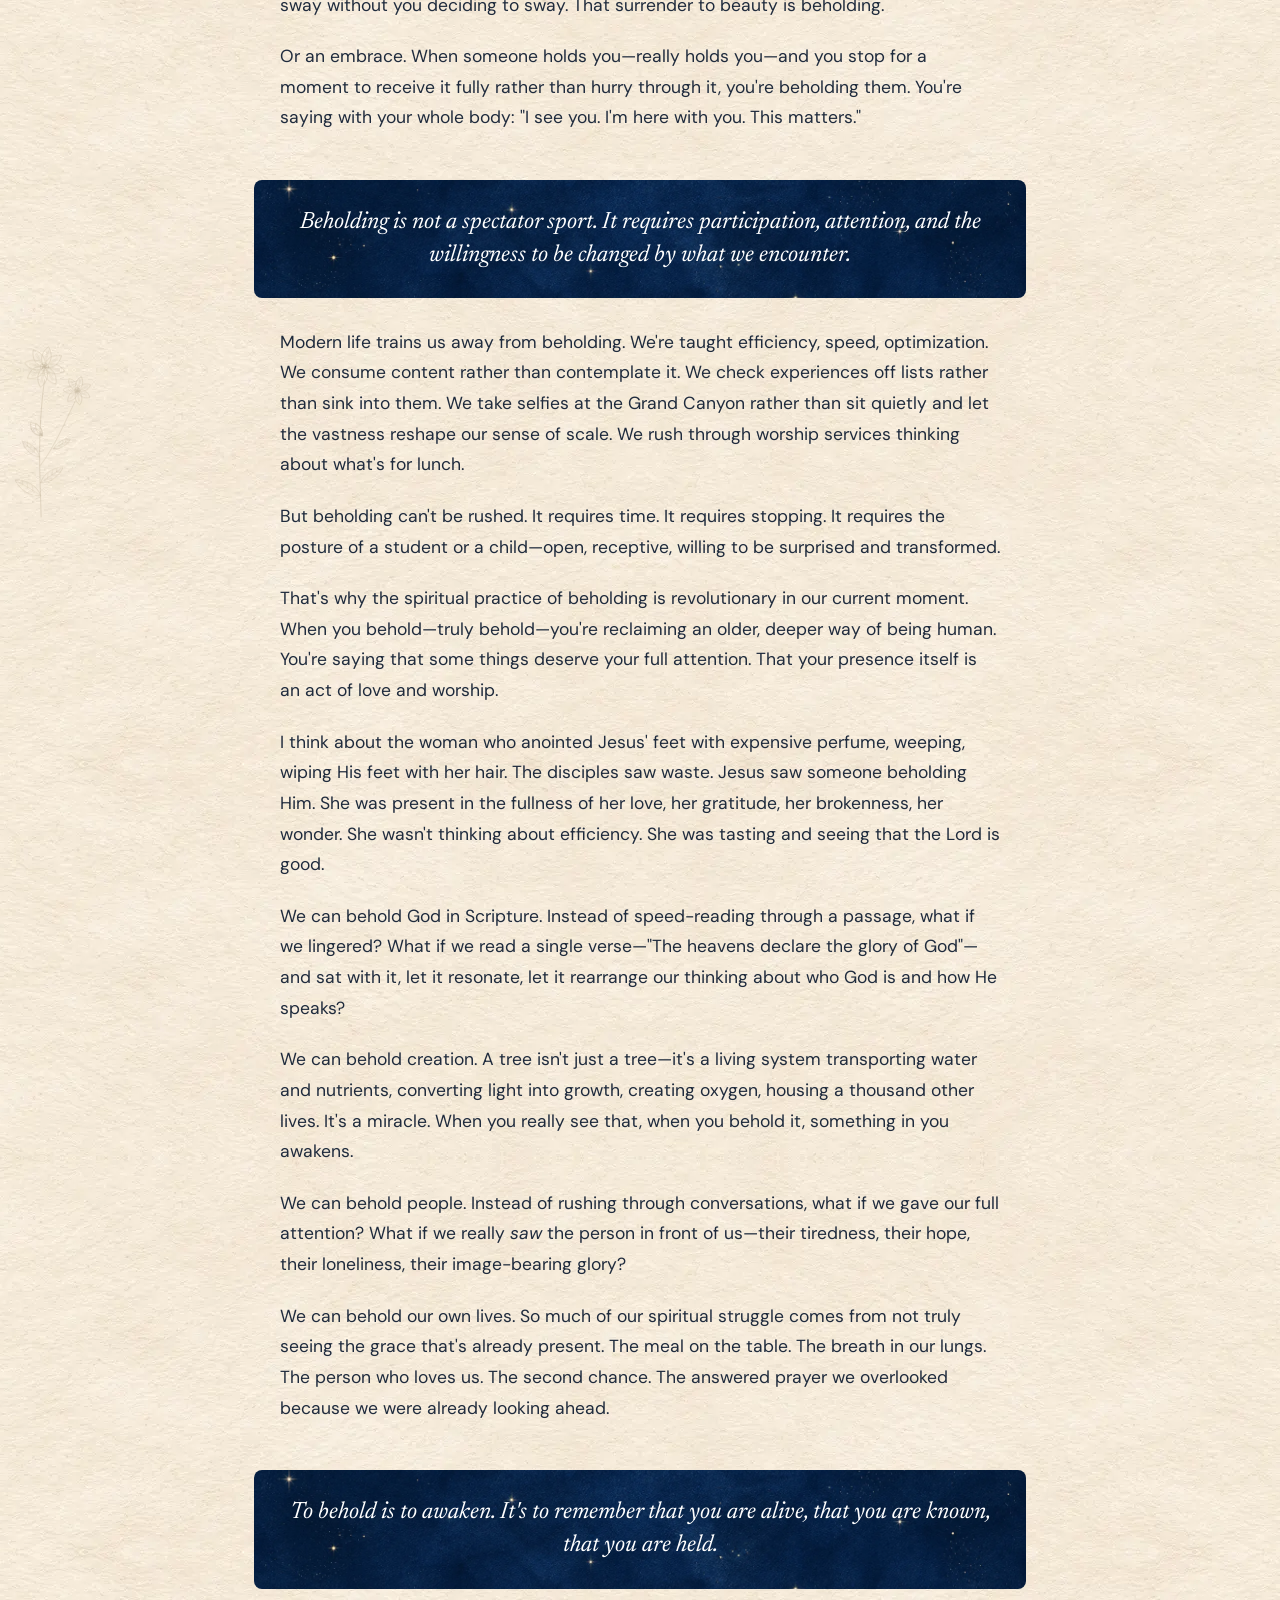
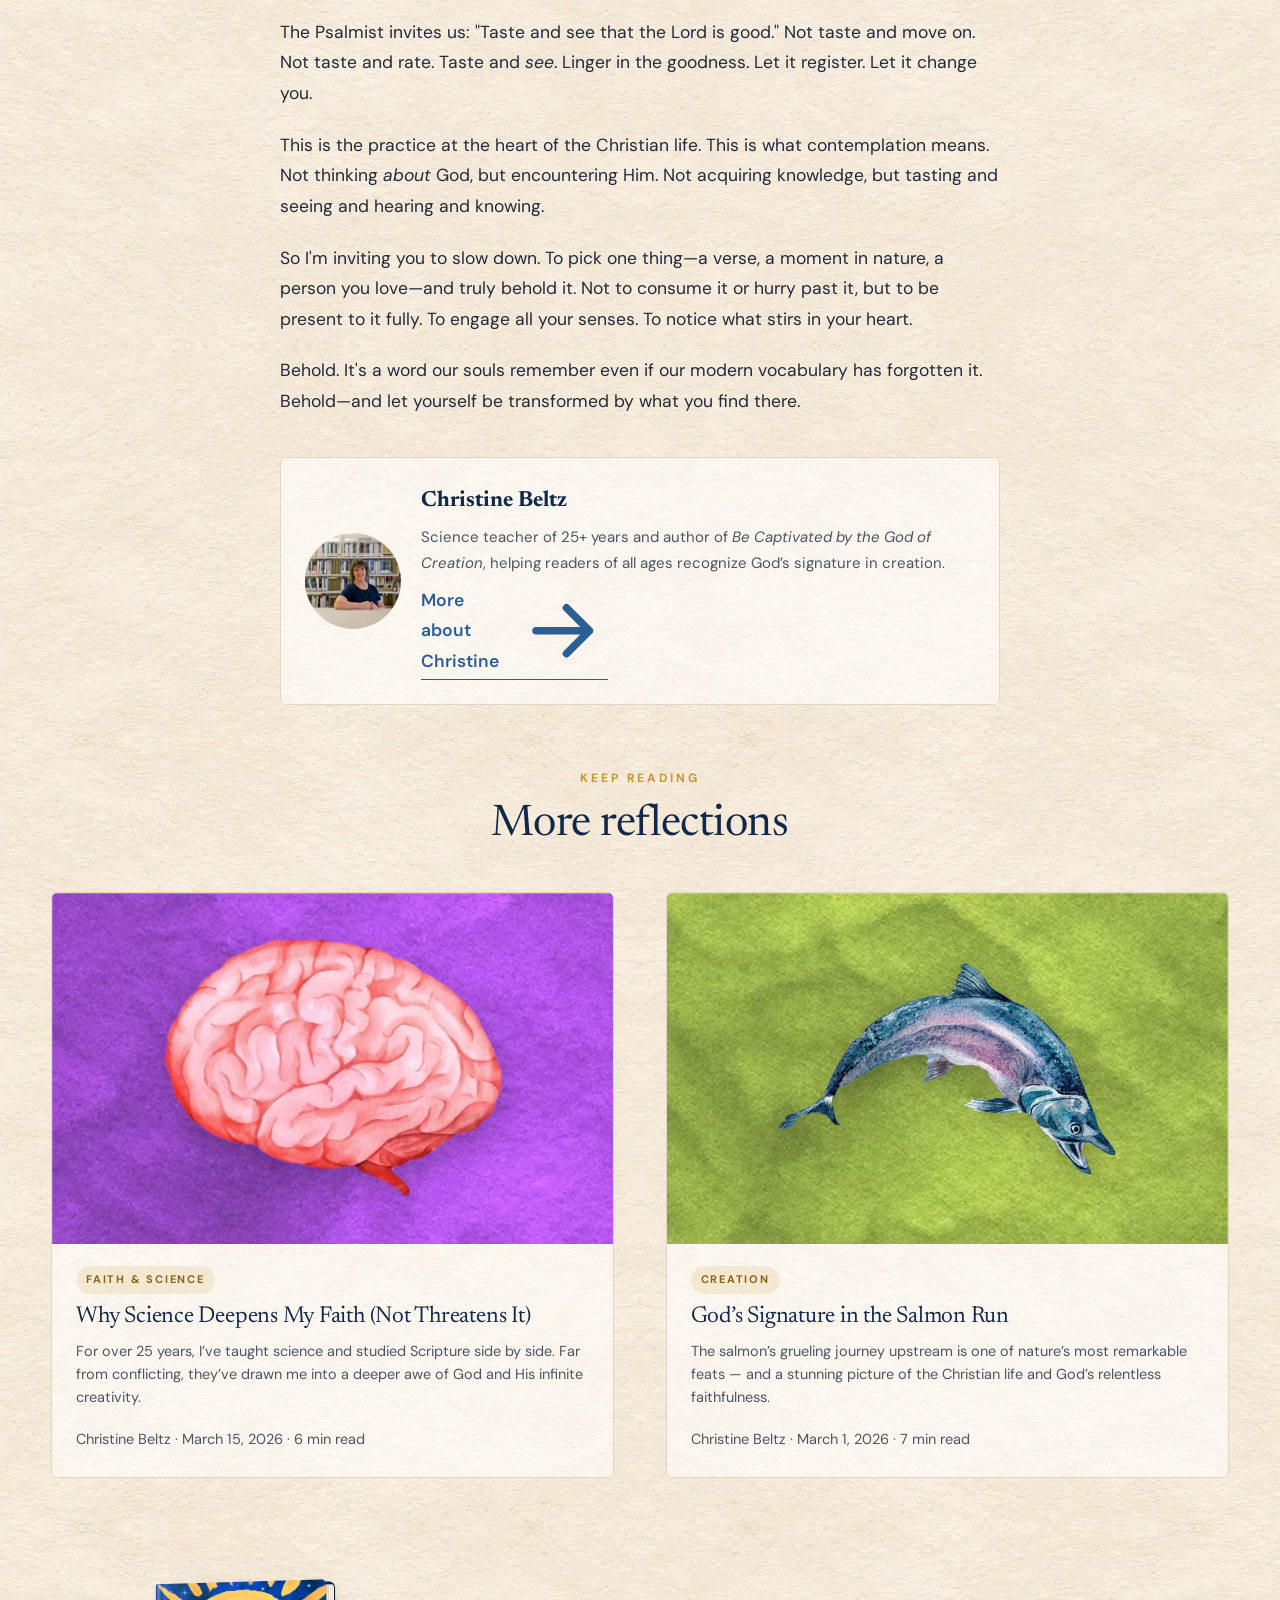
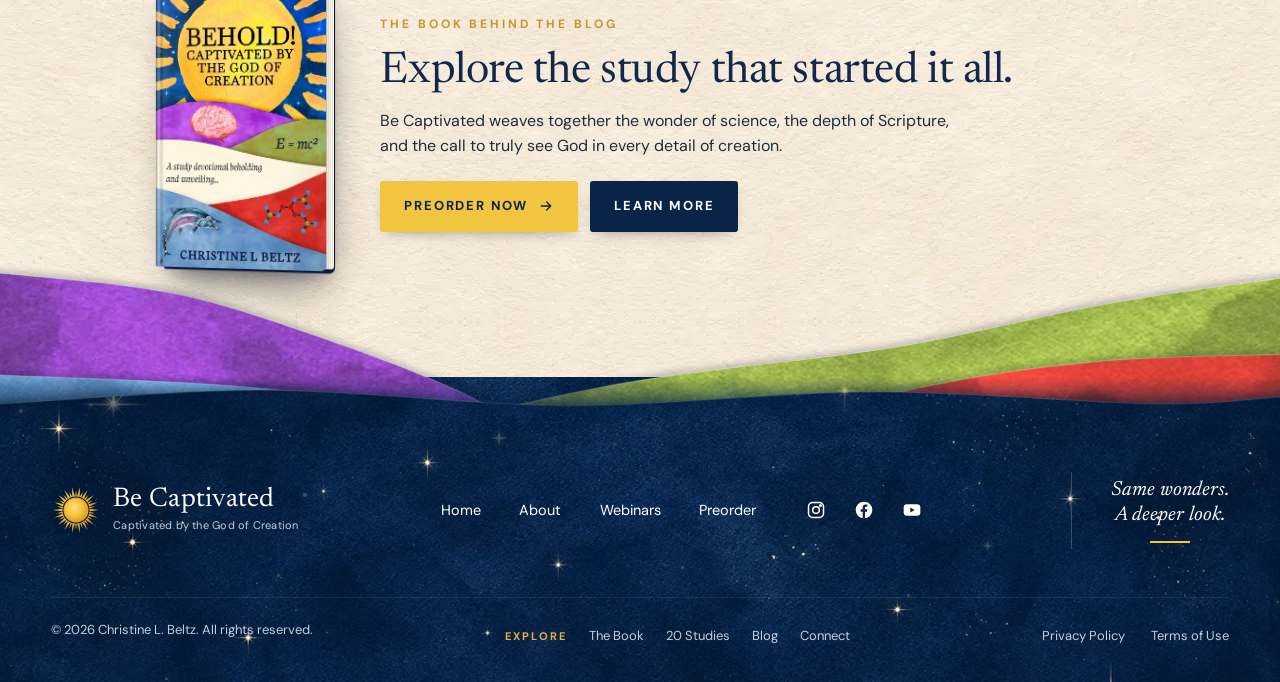
<file: website/blog-post-2.html>
<!DOCTYPE html>
<html lang="en" class="no-js">
<head>
<meta charset="UTF-8">
<meta name="viewport" content="width=device-width, initial-scale=1">
<title>What Does It Mean to “Behold”? | Be Captivated Blog</title>
<meta name="description" content="We’ve lost this powerful word from our vocabulary. But beholding — truly experiencing God through all our senses — changes everything about how we encounter His presence.">
<meta name="theme-color" content="#0a2448">
<meta property="og:type" content="website">
<meta property="og:title" content="What Does It Mean to “Behold”? | Be Captivated Blog">
<meta property="og:description" content="We’ve lost this powerful word from our vocabulary. But beholding — truly experiencing God through all our senses — changes everything about how we encounter His presence.">
<meta property="og:image" content="images/covers/cover-devotional.jpg">
<link rel="icon" href="images/art/sun.svg" type="image/svg+xml">
<link rel="stylesheet" href="styles.css">
<script>document.documentElement.classList.remove('no-js');document.documentElement.classList.add('js')</script>
<meta name="robots" content="index, follow">
<meta name="author" content="Christine L. Beltz">
<link rel="canonical" href="https://becaptivatedbooks.com/blog-post-2.html">
<meta property="og:url" content="https://becaptivatedbooks.com/blog-post-2.html">
<meta name="twitter:card" content="summary_large_image">
</head>
<body>
<svg class="svg-defs" aria-hidden="true" focusable="false"><defs>
<pattern id="tx-purple" patternUnits="userSpaceOnUse" x="-160" y="0" width="1800" height="1013"><image href="images/textures/tex-purple.webp" width="1800" height="1013" preserveAspectRatio="none"/></pattern>
<pattern id="tx-green" patternUnits="userSpaceOnUse" x="-160" y="0" width="1800" height="1013"><image href="images/textures/tex-green.webp" width="1800" height="1013" preserveAspectRatio="none"/></pattern>
<pattern id="tx-red" patternUnits="userSpaceOnUse" x="-160" y="0" width="1800" height="1013"><image href="images/textures/tex-red.webp" width="1800" height="1013" preserveAspectRatio="none"/></pattern>
<pattern id="tx-blue" patternUnits="userSpaceOnUse" x="-160" y="0" width="1800" height="1013"><image href="images/textures/tex-blue.webp" width="1800" height="1013" preserveAspectRatio="none"/></pattern>
<pattern id="tx-lilac" patternUnits="userSpaceOnUse" x="-160" y="0" width="1800" height="1013"><image href="images/textures/tex-lilac.webp" width="1800" height="1013" preserveAspectRatio="none"/></pattern>
<pattern id="tx-paper" patternUnits="userSpaceOnUse" x="-160" y="0" width="1800" height="1013"><image href="images/textures/tex-paper.webp" width="1800" height="1013" preserveAspectRatio="none"/></pattern>
<pattern id="tx-navy" patternUnits="userSpaceOnUse" x="-160" y="0" width="1800" height="1013"><image href="images/textures/tex-navy.webp" width="1800" height="1013" preserveAspectRatio="none"/></pattern>
<filter id="f-cut" x="-5%" y="-40%" width="110%" height="180%"><feDropShadow dx="0" dy="-3" stdDeviation="4" flood-color="#0b1a30" flood-opacity=".28"/></filter>
<filter id="f-cut-down" x="-5%" y="-40%" width="110%" height="180%"><feDropShadow dx="0" dy="3" stdDeviation="4" flood-color="#0b1a30" flood-opacity=".22"/></filter>
<linearGradient id="g-fade" x1="0" y1="0" x2="0" y2="1"><stop offset="0" stop-color="#fff"/><stop offset=".38" stop-color="#fff"/><stop offset=".62" stop-color="#fff" stop-opacity=".45"/><stop offset=".95" stop-color="#fff" stop-opacity="0"/></linearGradient>
<mask id="m-fade" maskContentUnits="objectBoundingBox"><rect width="1" height="1" fill="url(#g-fade)"/></mask>
</defs></svg>
<a class="skip-link" href="#main">Skip to content</a>
<header class="site-header" id="top">
  <div class="container header-inner">
    <a class="brand" href="index.html" aria-label="Be Captivated home">
      <img class="brand__sun" src="images/art/sun.svg" alt="" width="50" height="50">
      <span><span class="brand__name">Be Captivated</span><span class="brand__tag">Captivated by the God of Creation</span></span>
    </a>
    <nav class="nav" aria-label="Main"><a href="index.html">Home</a><a href="about.html">About</a><a href="webinars.html">Webinars</a><a href="celebration.html">Celebration</a></nav>
    <button class="btn btn--sm header-cta" type="button" data-open="preorder">Preorder the book</button>
    <button class="menu-toggle" type="button" aria-expanded="false" aria-controls="mobile-panel" aria-label="Open menu"><span></span><span></span><span></span></button>
  </div>
  <div class="mobile-panel" id="mobile-panel">
    <nav aria-label="Mobile"><a href="index.html">Home</a><a href="about.html">About</a><a href="webinars.html">Webinars</a><a href="celebration.html">Celebration</a><a href="book.html">The Book</a><a href="studies.html">Studies</a><a href="blog.html">Blog</a><a href="contact.html">Connect</a></nav>
    <button class="btn btn--block" type="button" data-open="preorder">Preorder the book <svg viewBox="0 0 24 24" fill="none" stroke="currentColor" stroke-width="2" stroke-linecap="round" stroke-linejoin="round" aria-hidden="true" focusable="false" class="arrow"><path pathLength="1" d="M5 12h14M13 6l6 6-6 6"/></svg></button>
  </div>
</header>
<main id="main">

<section class="page-hero page-hero--simple article-hero sec-navy">
  <img class="hero-mtn" src="images/art/sketch-mountains-light.webp" alt="" data-px="80" data-py="-30">
  <div class="container">
    <div class="page-hero__copy reveal" data-py="-40">
      <nav class="crumbs" aria-label="Breadcrumb"><a href="blog.html">Blog</a><span aria-hidden="true">/</span><span>Devotional</span></nav>
      <p class="eyebrow">Devotional</p>
      <h1 class="h1">What Does It Mean to “Behold”?</h1>
      <div class="byline"><img src="images/photos/about-author.webp" alt=""><div><strong>Christine Beltz</strong><span>March 8, 2026 · 5 min read</span></div></div>
    </div>
  </div>
  <div class="flow " aria-hidden="true" data-py="-24" data-depth="5" style="--ratio:9.2583;--fh:clamp(60px,7vw,100px);bottom:clamp(30px,6vw,80px);opacity:.5;--fs:120s;z-index:1"><div class="flow__track" style="background-image:url(images/flow/flow-horizon.webp)"></div></div>
  <div class="wave wave--abs-bottom" aria-hidden="true" style="--h:clamp(80px,12vw,170px)"><svg class="wl" viewBox="-80 0 1600 170" preserveAspectRatio="none" focusable="false" data-wdy="0.080" data-wdx="-0.0120" style="--sa:1.10%;--sw:13.0s;--sd:0.0s"><path fill="url(#tx-blue)" filter="url(#f-cut)" d="M-2 172L-2 172L1020 172C1040 161.7 1096.7 128.7 1140 110C1183.3 91.3 1230 71.7 1280 60C1330 48.3 1400 44.3 1440 40C1480 35.7 1506.7 35 1520 34L1522 34L1522 172Z"/><path d="M1020 172C1040 161.7 1096.7 128.7 1140 110C1183.3 91.3 1230 71.7 1280 60C1330 48.3 1400 44.3 1440 40C1480 35.7 1506.7 35 1520 34" fill="none" stroke="rgba(255,255,255,.22)" stroke-width="1.2" vector-effect="non-scaling-stroke"/></svg><svg class="wl wl--rev" viewBox="-80 0 1600 170" preserveAspectRatio="none" focusable="false" data-wdy="0.125" data-wdx="0.0160" style="--sa:1.28%;--sw:16.5s;--sd:13.8s"><path fill="url(#tx-red)" filter="url(#f-cut)" d="M-82 172L-82 190L-80 190C-66.7 187 -40 185.7 0 172C40 158.3 106.7 122.3 160 108C213.3 93.7 273.3 88 320 86C366.7 84 400 81.7 440 96C480 110.3 540 159.3 560 172L1442 172L1442 172Z"/><path d="M-80 190C-66.7 187 -40 185.7 0 172C40 158.3 106.7 122.3 160 108C213.3 93.7 273.3 88 320 86C366.7 84 400 81.7 440 96C480 110.3 540 159.3 560 172" fill="none" stroke="rgba(255,255,255,.22)" stroke-width="1.2" vector-effect="non-scaling-stroke"/></svg><svg class="wl" viewBox="-80 0 1600 170" preserveAspectRatio="none" focusable="false" data-wdy="0.035" data-wdx="0.0000" style="--sa:0.50%;--sw:22.0s;--sd:16.6s"><path fill="url(#tx-paper)" filter="url(#f-cut)" d="M-82 172L-82 117.1L-80 117.1C-66.7 117.6 -63.3 116.5 0 120C63.3 123.5 200 138.3 300 138C400 137.7 500 124.3 600 118C700 111.7 800 99 900 100C1000 101 1110 122.7 1200 124C1290 125.3 1386.7 111.2 1440 108C1493.3 104.8 1506.7 105.3 1520 104.8L1522 104.8L1522 172Z"/><path d="M-80 117.1C-66.7 117.6 -63.3 116.5 0 120C63.3 123.5 200 138.3 300 138C400 137.7 500 124.3 600 118C700 111.7 800 99 900 100C1000 101 1110 122.7 1200 124C1290 125.3 1386.7 111.2 1440 108C1493.3 104.8 1506.7 105.3 1520 104.8" fill="none" stroke="rgba(255,255,255,.22)" stroke-width="1.2" vector-effect="non-scaling-stroke"/></svg></div>
</section>

<section class="article sec-cream">
  <img class="deco" src="images/art/botanical-sprig.svg" alt="" data-py="46" style="right:-26px;top:20px;width:clamp(100px,11vw,160px);opacity:.6">
  <img class="deco" src="images/art/botanical-flower.svg" alt="" data-py="-40" style="left:-10px;top:40%;width:clamp(90px,9vw,140px);opacity:.5">
  <div class="container">
    <article class="prose">
        <p>There's a word we've nearly lost. You won't hear it much in casual conversation anymore, and that's a tragedy—because losing the word means we've lost something precious about how we encounter God.</p>
        <p>That word is <strong>behold</strong>.</p>
        <p>In modern English, we have "look" and "see" and "watch." We use these words interchangeably, almost automatically, without thinking about the depth of what they mean. But <em>behold</em> is different. It carries weight. It insists on presence and intention and engagement.</p>
        <p>When the Psalmist says "Behold, the heavens declare the glory of God," he's not just pointing out that the stars exist. He's inviting us into an experience—to stop our hurried pace, to lift our eyes, to engage not just with sight but with awe, wonder, and reverence. Behold. Pay attention. This matters.</p>
        <p class="pull">Taste and see that the Lord is good. (Psalm 34:8)</p>
        <p>Notice how Scripture often pairs seeing with other senses. Taste and see. The Prophet Isaiah speaks of smelling, of hearing, of feeling. Because beholding isn't just a visual experience. It's a full sensory awakening.</p>
        <p>Think about the last time you truly tasted something. I don't mean ate lunch while scrolling through your phone. I mean sat down with food that mattered—perhaps something you hadn't had in years, or something someone you love prepared with care. You didn't just taste it; you <em>experienced</em> it. Your entire being was engaged. Flavors unfolded. Memories surfaced. Gratitude arrived. That's beholding.</p>
        <p>Or consider music. There's a difference between hearing it as background—music in a store or an elevator—and truly listening. When you listen, you're present. You follow a melody. You notice the spaces between the notes. Your heart responds. Your body might sway without you deciding to sway. That surrender to beauty is beholding.</p>
        <p>Or an embrace. When someone holds you—really holds you—and you stop for a moment to receive it fully rather than hurry through it, you're beholding them. You're saying with your whole body: "I see you. I'm here with you. This matters."</p>
        <p class="pull">Beholding is not a spectator sport. It requires participation, attention, and the willingness to be changed by what we encounter.</p>
        <p>Modern life trains us away from beholding. We're taught efficiency, speed, optimization. We consume content rather than contemplate it. We check experiences off lists rather than sink into them. We take selfies at the Grand Canyon rather than sit quietly and let the vastness reshape our sense of scale. We rush through worship services thinking about what's for lunch.</p>
        <p>But beholding can't be rushed. It requires time. It requires stopping. It requires the posture of a student or a child—open, receptive, willing to be surprised and transformed.</p>
        <p>That's why the spiritual practice of beholding is revolutionary in our current moment. When you behold—truly behold—you're reclaiming an older, deeper way of being human. You're saying that some things deserve your full attention. That your presence itself is an act of love and worship.</p>
        <p>I think about the woman who anointed Jesus' feet with expensive perfume, weeping, wiping His feet with her hair. The disciples saw waste. Jesus saw someone beholding Him. She was present in the fullness of her love, her gratitude, her brokenness, her wonder. She wasn't thinking about efficiency. She was tasting and seeing that the Lord is good.</p>
        <p>We can behold God in Scripture. Instead of speed-reading through a passage, what if we lingered? What if we read a single verse—"The heavens declare the glory of God"—and sat with it, let it resonate, let it rearrange our thinking about who God is and how He speaks?</p>
        <p>We can behold creation. A tree isn't just a tree—it's a living system transporting water and nutrients, converting light into growth, creating oxygen, housing a thousand other lives. It's a miracle. When you really see that, when you behold it, something in you awakens.</p>
        <p>We can behold people. Instead of rushing through conversations, what if we gave our full attention? What if we really <em>saw</em> the person in front of us—their tiredness, their hope, their loneliness, their image-bearing glory?</p>
        <p>We can behold our own lives. So much of our spiritual struggle comes from not truly seeing the grace that's already present. The meal on the table. The breath in our lungs. The person who loves us. The second chance. The answered prayer we overlooked because we were already looking ahead.</p>
        <p class="pull">To behold is to awaken. It's to remember that you are alive, that you are known, that you are held.</p>
        <p>The Psalmist invites us: "Taste and see that the Lord is good." Not taste and move on. Not taste and rate. Taste and <em>see</em>. Linger in the goodness. Let it register. Let it change you.</p>
        <p>This is the practice at the heart of the Christian life. This is what contemplation means. Not thinking <em>about</em> God, but encountering Him. Not acquiring knowledge, but tasting and seeing and hearing and knowing.</p>
        <p>So I'm inviting you to slow down. To pick one thing—a verse, a moment in nature, a person you love—and truly behold it. Not to consume it or hurry past it, but to be present to it fully. To engage all your senses. To notice what stirs in your heart.</p>
        <p>Behold. It's a word our souls remember even if our modern vocabulary has forgotten it. Behold—and let yourself be transformed by what you find there.</p>
    </article>
    <div class="prose" style="margin-top:40px">
      <div class="author-box">
        <img src="images/photos/about-author.webp" alt="Christine Beltz" loading="lazy">
        <div><strong style="font-family:var(--serif);font-size:22px;color:var(--navy-ink)">Christine Beltz</strong><p style="margin:4px 0 8px;font-size:15px;color:var(--muted)">Science teacher of 25+ years and author of <em>Be Captivated by the God of Creation</em>, helping readers of all ages recognize God’s signature in creation.</p><a class="link-arrow" href="about.html">More about Christine <svg viewBox="0 0 24 24" fill="none" stroke="currentColor" stroke-width="2.0" stroke-linecap="round" stroke-linejoin="round" aria-hidden="true" focusable="false"><path pathLength="1" d="M5 12h14M13 6l6 6-6 6"/></svg></a></div>
      </div>
    </div>
  </div>
</section>

<section class="more-posts sec-cream" style="padding-top:0">
  <div class="container">
    <header class="section-head reveal"><p class="eyebrow">Keep reading</p><h2 class="h2">More reflections</h2></header>
    <div class="grid-2" style="align-items:stretch">
      <article class="card post-card reveal" data-cats="faith">
        <div class="post-card__img post-card__img--art bg-purple"><img src="images/art/brain.webp" alt="" loading="lazy"></div>
        <div class="post-card__body">
          <span class="pill">Faith & Science</span>
          <h3><a href="blog-post-1.html">Why Science Deepens My Faith (Not Threatens It)</a></h3>
          <p>For over 25 years, I’ve taught science and studied Scripture side by side. Far from conflicting, they’ve drawn me into a deeper awe of God and His infinite creativity.</p>
          <p class="post-meta">Christine Beltz · March 15, 2026 · 6 min read</p>
        </div>
      </article>
      <article class="card post-card reveal reveal-d1" data-cats="creation">
        <div class="post-card__img post-card__img--art bg-green"><img src="images/art/salmon.webp" alt="" loading="lazy"></div>
        <div class="post-card__body">
          <span class="pill">Creation</span>
          <h3><a href="blog-post-3.html">God’s Signature in the Salmon Run</a></h3>
          <p>The salmon’s grueling journey upstream is one of nature’s most remarkable feats — and a stunning picture of the Christian life and God’s relentless faithfulness.</p>
          <p class="post-meta">Christine Beltz · March 1, 2026 · 7 min read</p>
        </div>
      </article>
    </div>
  </div>
</section>

<section class="cta-band sec-cream" style="padding-top:clamp(20px,3vw,40px)">
  <div class="container">
    <div class="cta-band__grid reveal">
      <div class="book  " data-py="-24" data-depth="12"><div class="book__body"><span class="book__back"></span><span class="book__pages"></span><div class="book__cover"><img src="images/covers/cover-devotional.webp" alt="Be Captivated by the God of Creation — study devotional cover" loading="lazy" decoding="async"></div></div></div>
      <div>
        <p class="eyebrow">The book behind the blog</p>
        <h2 class="h2">Explore the study that started it all.</h2>
        <p>Be Captivated weaves together the wonder of science, the depth of Scripture, and the call to truly see God in every detail of creation.</p>
        <div class="btn-row"><button class="btn" type="button" data-open="preorder">Preorder now <svg viewBox="0 0 24 24" fill="none" stroke="currentColor" stroke-width="2.0" stroke-linecap="round" stroke-linejoin="round" aria-hidden="true" focusable="false" class="arrow"><path pathLength="1" d="M5 12h14M13 6l6 6-6 6"/></svg></button><a class="btn btn--navy" href="book.html">Learn more</a></div>
      </div>
    </div>
  </div>
  <div class="cta-band__waves"><div class="wave wave--blend" aria-hidden="true" style="--h:clamp(110px,15vw,220px)"><svg class="wl" viewBox="-80 0 1600 220" preserveAspectRatio="none" focusable="false" data-wdy="0.080" data-wdx="-0.0120" style="--sa:1.10%;--sw:13.0s;--sd:0.0s"><path fill="url(#tx-purple)" filter="url(#f-cut)" d="M-82 222L-82 34.2L-80 34.2C-66.7 35.2 -46.7 35 0 40C46.7 45 136.7 50.7 200 64C263.3 77.3 326.7 101.3 380 120C433.3 138.7 483.3 159 520 176C556.7 193 586.7 214.3 600 222L1442 222L1442 222Z"/><path d="M-80 34.2C-66.7 35.2 -46.7 35 0 40C46.7 45 136.7 50.7 200 64C263.3 77.3 326.7 101.3 380 120C433.3 138.7 483.3 159 520 176C556.7 193 586.7 214.3 600 222" fill="none" stroke="rgba(255,255,255,.22)" stroke-width="1.2" vector-effect="non-scaling-stroke"/></svg><svg class="wl wl--rev" viewBox="-80 0 1600 220" preserveAspectRatio="none" focusable="false" data-wdy="0.125" data-wdx="0.0160" style="--sa:1.28%;--sw:16.5s;--sd:13.8s"><path fill="url(#tx-green)" filter="url(#f-cut)" d="M-2 222L-2 222L420 222C466.7 211.7 603.3 177 700 160C796.7 143 910 135 1000 120C1090 105 1166.7 83.3 1240 70C1313.3 56.7 1393.3 46.2 1440 40C1486.7 33.8 1506.7 34 1520 32.8L1522 32.8L1522 222Z"/><path d="M420 222C466.7 211.7 603.3 177 700 160C796.7 143 910 135 1000 120C1090 105 1166.7 83.3 1240 70C1313.3 56.7 1393.3 46.2 1440 40C1486.7 33.8 1506.7 34 1520 32.8" fill="none" stroke="rgba(255,255,255,.22)" stroke-width="1.2" vector-effect="non-scaling-stroke"/></svg><svg class="wl" viewBox="-80 0 1600 220" preserveAspectRatio="none" focusable="false" data-wdy="0.170" data-wdx="-0.0200" style="--sa:1.46%;--sw:20.0s;--sd:14.6s"><path fill="url(#tx-red)" filter="url(#f-cut)" d="M-2 222L-2 222L820 222C856.7 211.7 970 175.3 1040 160C1110 144.7 1173.3 136.3 1240 130C1306.7 123.7 1393.3 123.7 1440 122C1486.7 120.3 1506.7 120.4 1520 120.1L1522 120.1L1522 222Z"/><path d="M820 222C856.7 211.7 970 175.3 1040 160C1110 144.7 1173.3 136.3 1240 130C1306.7 123.7 1393.3 123.7 1440 122C1486.7 120.3 1506.7 120.4 1520 120.1" fill="none" stroke="rgba(255,255,255,.22)" stroke-width="1.2" vector-effect="non-scaling-stroke"/></svg><svg class="wl wl--rev" viewBox="-80 0 1600 220" preserveAspectRatio="none" focusable="false" data-wdy="0.215" data-wdx="0.0240" style="--sa:1.64%;--sw:23.5s;--sd:15.4s"><path fill="url(#tx-blue)" filter="url(#f-cut)" d="M-82 222L-82 137.4L-80 137.4C-66.7 137.9 -63.3 136.9 0 140C63.3 143.1 206.7 146 300 156C393.3 166 493.3 189 560 200C626.7 211 676.7 218.3 700 222L1442 222L1442 222Z"/><path d="M-80 137.4C-66.7 137.9 -63.3 136.9 0 140C63.3 143.1 206.7 146 300 156C393.3 166 493.3 189 560 200C626.7 211 676.7 218.3 700 222" fill="none" stroke="rgba(255,255,255,.22)" stroke-width="1.2" vector-effect="non-scaling-stroke"/></svg><svg class="wl" viewBox="-80 0 1600 220" preserveAspectRatio="none" focusable="false" data-wdy="0.035" data-wdx="0.0000" style="--sa:0.50%;--sw:22.0s;--sd:11.2s"><path fill="url(#tx-navy)" filter="url(#f-cut)" d="M-82 222L-82 198.6L-80 198.6C-66.7 198.1 -63.3 199.1 0 196C63.3 192.9 193.3 179.7 300 180C406.7 180.3 526.7 197.7 640 198C753.3 198.3 870 182.3 980 182C1090 181.7 1223.3 195 1300 196C1376.7 197 1403.3 189.8 1440 188C1476.7 186.2 1506.7 185.7 1520 185.3L1522 185.3L1522 222Z"/><path d="M-80 198.6C-66.7 198.1 -63.3 199.1 0 196C63.3 192.9 193.3 179.7 300 180C406.7 180.3 526.7 197.7 640 198C753.3 198.3 870 182.3 980 182C1090 181.7 1223.3 195 1300 196C1376.7 197 1403.3 189.8 1440 188C1476.7 186.2 1506.7 185.7 1520 185.3" fill="none" stroke="rgba(255,255,255,.22)" stroke-width="1.2" vector-effect="non-scaling-stroke"/></svg></div></div>
</section>

</main>
<footer class="site-footer sec-navy">
  <div class="container">
    <div class="footer-top">
      <a class="brand" href="index.html" aria-label="Be Captivated home">
        <img class="brand__sun" src="images/art/sun.svg" alt="" width="50" height="50" loading="lazy">
        <span><span class="brand__name">Be Captivated</span><span class="brand__tag">Captivated by the God of Creation</span></span>
      </a>
      <div class="footer-mid">
        <nav class="footer-nav" aria-label="Footer"><a href="index.html">Home</a><a href="about.html">About</a><a href="webinars.html">Webinars</a><button type="button" data-open="preorder">Preorder</button></nav>
        <div class="socials">
          <a href="#" aria-label="Instagram"><svg viewBox="0 0 24 24" fill="none" stroke="currentColor" stroke-width="1.8" stroke-linecap="round" stroke-linejoin="round" aria-hidden="true" focusable="false"><rect x="3" y="3" width="18" height="18" rx="5"/><circle cx="12" cy="12" r="4"/><circle cx="17.3" cy="6.7" r=".9" fill="currentColor"/></svg></a>
          <a href="#" aria-label="Facebook"><svg viewBox="0 0 24 24" fill="none" stroke="currentColor" stroke-width="1.6" stroke-linecap="round" stroke-linejoin="round" aria-hidden="true" focusable="false"><circle cx="12" cy="12" r="10" fill="currentColor" stroke="none"/><path pathLength="1" d="M13.2 21.8V14h2.4l.4-2.8h-2.8V9.5c0-.8.3-1.4 1.4-1.4H16V5.6c-.3 0-1.1-.1-2.1-.1-2.1 0-3.5 1.3-3.5 3.6v2.1H8V14h2.4v7.8" fill="var(--navy,#0a2448)" stroke="none"/></svg></a>
          <a href="#" aria-label="YouTube"><svg viewBox="0 0 24 24" fill="none" stroke="currentColor" stroke-width="1.6" stroke-linecap="round" stroke-linejoin="round" aria-hidden="true" focusable="false"><rect x="2" y="5" width="20" height="14" rx="4" fill="currentColor" stroke="none"/><path pathLength="1" d="M10 9v6l5.2-3z" fill="var(--navy,#0a2448)" stroke="none"/></svg></a>
        </div>
      </div>
      <p class="footer-sign">Same wonders.<br>A deeper look.</p>
    </div>
    <div class="footer-bottom">
      <p>© 2026 Christine L. Beltz. All rights reserved.</p>
      <div class="footer-explore"><span>Explore</span><a href="book.html">The Book</a><a href="studies.html">20 Studies</a><a href="blog.html">Blog</a><a href="contact.html">Connect</a></div>
      <nav aria-label="Legal"><a href="#">Privacy Policy</a><a href="#">Terms of Use</a></nav>
    </div>
  </div>
</footer>
<dialog class="modal" id="modal-preorder" aria-labelledby="po-title">
  <div class="modal__card">
    <button class="modal__close" type="button" data-close aria-label="Close"><svg viewBox="0 0 24 24" fill="none" stroke="currentColor" stroke-width="2" stroke-linecap="round" stroke-linejoin="round" aria-hidden="true" focusable="false"><path pathLength="1" d="M6 6l12 12M18 6L6 18"/></svg></button>
    <img class="deco po__art-l" src="images/art/botanical-sprig.svg" alt="" data-depth="10">
    <img class="deco po__art-r" src="images/art/botanical-branch.svg" alt="" data-depth="14">
    <img class="deco po__mtn" src="images/art/sketch-mountains.webp" alt="" data-depth="-8">
    <form class="po" id="preorder-form" action="#" data-preorder>
      <div class="modal-brand"><img src="images/art/sun.svg" alt=""><span><span class="brand__name">Be Captivated</span><span class="brand__tag">Captivated by the God of Creation</span></span></div>
      <p class="eyebrow">One wonder. Three ways to explore.</p>
      <h2 id="po-title">Bring Be Captivated home.</h2>
      <p class="po__sub">Choose your edition and be part of the journey.</p>
      <fieldset class="po__editions" style="border:0;padding:0;margin-inline:auto">
        <legend class="sr-only">Choose an edition</legend>
        <label class="po-ed po-ed--main"><input type="radio" name="edition" value="devotional" data-url="#" checked><div class="book  " data-depth="12"><div class="book__body"><span class="book__back"></span><span class="book__pages"></span><div class="book__cover"><img src="images/covers/cover-devotional.webp" alt="Be Captivated by the God of Creation — study devotional cover" loading="lazy" decoding="async"></div></div></div><strong>Devotional</strong><small>Adults</small><span class="script">Go deeper.</span></label>
        <label class="po-ed"><input type="radio" name="edition" value="student" data-url="#"><div class="book book--sq " data-depth="9"><div class="book__body"><span class="book__back"></span><span class="book__pages"></span><div class="book__cover"><img src="images/covers/cover-devotional.webp" alt="Be Captivated by the God of Creation — cover" loading="lazy" decoding="async"></div></div></div><strong>Student Edition</strong><small>Ages 11–14</small><span class="script">Explore it.</span></label>
      </fieldset>
      <button class="btn po__cta" type="submit">Preorder now <svg viewBox="0 0 24 24" fill="none" stroke="currentColor" stroke-width="2" stroke-linecap="round" stroke-linejoin="round" aria-hidden="true" focusable="false" class="arrow"><path pathLength="1" d="M5 12h14M13 6l6 6-6 6"/></svg></button>
      <p class="po__perks"><span><svg viewBox="0 0 24 24" fill="none" stroke="currentColor" stroke-width="1.4" stroke-linecap="round" stroke-linejoin="round" aria-hidden="true" focusable="false"><path pathLength="1" d="M2.5 6.5h11v9h-11z"/><path pathLength="1" d="M13.5 9.5h4l3 3v3h-7"/><circle cx="6.5" cy="17" r="1.8"/><circle cx="17" cy="17" r="1.8"/></svg> Be part of the release</span><span>Resources for the whole family</span><span>A deeper look at the Creator</span></p>
      <div class="po__foot">
        <div class="flow " aria-hidden="true" style="--ratio:9.0667;--fh:64px;top:4px;opacity:.55;--fs:70s;z-index:0"><div class="flow__track" style="background-image:url(images/flow/flow-golden-ribbons.webp)"></div></div>
        <div class="wave" aria-hidden="true"><svg class="wl" viewBox="-39 0 778 150" preserveAspectRatio="none" focusable="false" data-wdy="0.100" data-wdx="-0.0120" style="--sa:1.10%;--sw:13.0s;--sd:0.0s"><path fill="url(#tx-purple)" d="M-39 4C-32.5 4.3 -29.8 3.7 0 6C29.8 8.3 93.3 14 140 18C186.7 22 233.3 22.3 280 30C326.7 37.7 396.7 58.3 420 64L420 66C396.7 63.7 326.7 56.3 280 52C233.3 47.7 186.7 42 140 40C93.3 38 29.8 40 0 40C-29.8 40 -32.5 40 -39 40Z"/></svg><svg class="wl wl--rev" viewBox="-39 0 778 150" preserveAspectRatio="none" focusable="false" data-wdy="0.130" data-wdx="0.0160" style="--sa:1.28%;--sw:16.5s;--sd:13.8s"><path fill="url(#tx-green)" d="M-39 52.3C-32.5 52.2 -36.5 52.4 0 52C36.5 51.6 123.3 53.7 180 50C236.7 46.3 283.3 34 340 30C396.7 26 460 30 520 26C580 22 663.5 9.8 700 6C736.5 2.2 732.5 3.8 739 3.4L739 45C732.5 45.1 736.5 44.5 700 46C663.5 47.5 580 52.3 520 54C460 55.7 396.7 54.7 340 56C283.3 57.3 236.7 59 180 62C123.3 65 36.5 71.7 0 74C-36.5 76.3 -32.5 75.3 -39 75.6Z"/></svg><svg class="wl" viewBox="-39 0 778 150" preserveAspectRatio="none" focusable="false" data-wdy="0.170" data-wdx="-0.0200" style="--sa:1.46%;--sw:20.0s;--sd:14.6s"><path fill="url(#tx-red)" filter="url(#f-cut)" d="M-2 152L-2 150L300 150C320 141.7 380 113.3 420 100C460 86.7 493.3 76.7 540 70C586.7 63.3 666.8 61.9 700 60C733.2 58.1 732.5 58.8 739 58.5L741 58.5L741 152Z"/><path d="M300 150C320 141.7 380 113.3 420 100C460 86.7 493.3 76.7 540 70C586.7 63.3 666.8 61.9 700 60C733.2 58.1 732.5 58.8 739 58.5" fill="none" stroke="rgba(255,255,255,.22)" stroke-width="1.2" vector-effect="non-scaling-stroke"/></svg><svg class="wl wl--rev" viewBox="-39 0 778 150" preserveAspectRatio="none" focusable="false" data-wdy="0.035" data-wdx="0.0000" style="--sa:0.50%;--sw:22.0s;--sd:13.9s"><path fill="url(#tx-blue)" filter="url(#f-cut)" d="M-2 152L-2 150L420 150C436.7 143.3 488.3 126.3 520 110C551.7 93.7 580 66.3 610 52C640 37.7 678.5 29.9 700 24C721.5 18.1 732.5 17.9 739 16.7L741 16.7L741 152Z"/><path d="M420 150C436.7 143.3 488.3 126.3 520 110C551.7 93.7 580 66.3 610 52C640 37.7 678.5 29.9 700 24C721.5 18.1 732.5 17.9 739 16.7" fill="none" stroke="rgba(255,255,255,.22)" stroke-width="1.2" vector-effect="non-scaling-stroke"/></svg></div>
        <blockquote>“The heavens declare the glory of God;<br>the skies proclaim the work of his hands.”<cite>Psalm 19:1</cite></blockquote>
        <p class="script">Different depths.<br>The same wonder.</p>
      </div>
    </form>
  </div>
</dialog>
<dialog class="modal modal--split" id="modal-webinar" aria-labelledby="ws-title">
  <div class="modal__card">
    <button class="modal__close" type="button" data-close aria-label="Close"><svg viewBox="0 0 24 24" fill="none" stroke="currentColor" stroke-width="2" stroke-linecap="round" stroke-linejoin="round" aria-hidden="true" focusable="false"><path pathLength="1" d="M6 6l12 12M18 6L6 18"/></svg></button>
    <div class="ws">
      <div class="ws__side">
        <div class="ws__milky"></div>
        <div class="brand" style="position:relative;z-index:2"><img class="brand__sun" src="images/art/sun.svg" alt=""><span><span class="brand__name">Be Captivated</span><span class="brand__tag">Captivated by the God of Creation</span></span></div>
        <p class="ws__quote" data-depth="-8">“Questions<br>lead to deeper<br>wonder.”</p>
        <div class="ws__scene">
          <div class="flow " aria-hidden="true" style="--ratio:9.5083;--fh:96px;bottom:34px;opacity:.95;--fs:60s"><div class="flow__track" style="background-image:url(images/flow/flow-misty-hills.webp)"></div></div>
          <div class="wave" aria-hidden="true"><svg class="wl" viewBox="-22 0 444 90" preserveAspectRatio="none" focusable="false" data-wdy="0.080" data-wdx="-0.0120" style="--sa:1.10%;--sw:13.0s;--sd:0.0s"><path fill="url(#tx-purple)" filter="url(#f-cut)" d="M-24 92L-24 18.9L-22 18.9C-18.3 19.1 -23.7 18.1 0 20C23.7 21.9 76.7 24 120 30C163.3 36 220 46 260 56C300 66 343.3 84.3 360 90L402 90L402 92Z"/><path d="M-22 18.9C-18.3 19.1 -23.7 18.1 0 20C23.7 21.9 76.7 24 120 30C163.3 36 220 46 260 56C300 66 343.3 84.3 360 90" fill="none" stroke="rgba(255,255,255,.22)" stroke-width="1.2" vector-effect="non-scaling-stroke"/></svg><svg class="wl wl--rev" viewBox="-22 0 444 90" preserveAspectRatio="none" focusable="false" data-wdy="0.125" data-wdx="0.0160" style="--sa:1.28%;--sw:16.5s;--sd:13.8s"><path fill="url(#tx-green)" filter="url(#f-cut)" d="M-2 92L-2 90L80 90C100 84 160 62 200 54C240 46 286.7 46 320 42C353.3 38 383 32.3 400 30C417 27.7 418.3 28.4 422 28L424 28L424 92Z"/><path d="M80 90C100 84 160 62 200 54C240 46 286.7 46 320 42C353.3 38 383 32.3 400 30C417 27.7 418.3 28.4 422 28" fill="none" stroke="rgba(255,255,255,.22)" stroke-width="1.2" vector-effect="non-scaling-stroke"/></svg><svg class="wl" viewBox="-22 0 444 90" preserveAspectRatio="none" focusable="false" data-wdy="0.170" data-wdx="-0.0200" style="--sa:1.46%;--sw:20.0s;--sd:14.6s"><path fill="url(#tx-red)" filter="url(#f-cut)" d="M-24 92L-24 67.8L-22 67.8C-18.3 67.8 -23.7 67.6 0 68C23.7 68.4 80 68.7 120 70C160 71.3 205 72.7 240 76C275 79.3 315 87.7 330 90L402 90L402 92Z"/><path d="M-22 67.8C-18.3 67.8 -23.7 67.6 0 68C23.7 68.4 80 68.7 120 70C160 71.3 205 72.7 240 76C275 79.3 315 87.7 330 90" fill="none" stroke="rgba(255,255,255,.22)" stroke-width="1.2" vector-effect="non-scaling-stroke"/></svg><svg class="wl wl--rev" viewBox="-22 0 444 90" preserveAspectRatio="none" focusable="false" data-wdy="0.035" data-wdx="0.0000" style="--sa:0.50%;--sw:22.0s;--sd:13.9s"><path fill="url(#tx-blue)" filter="url(#f-cut)" d="M-2 92L-2 90L250 90C261.7 86.7 295 75.3 320 70C345 64.7 383 60.3 400 58C417 55.7 418.3 56.4 422 56L424 56L424 92Z"/><path d="M250 90C261.7 86.7 295 75.3 320 70C345 64.7 383 60.3 400 58C417 55.7 418.3 56.4 422 56" fill="none" stroke="rgba(255,255,255,.22)" stroke-width="1.2" vector-effect="non-scaling-stroke"/></svg></div>
        </div>
      </div>
      <div class="ws__main">
        <p class="eyebrow">Be Captivated Webinars</p>
        <h2 id="ws-title">Be part of the conversation.</h2>
        <p>Join the webinar list to get updates on upcoming events, special guests, and exclusive content.</p>
        <ul class="ws__list">
          <li><svg viewBox="0 0 24 24" fill="none" stroke="currentColor" stroke-width="1.3" stroke-linecap="round" stroke-linejoin="round" aria-hidden="true" focusable="false"><circle cx="12" cy="7.5" r="2.6"/><circle cx="5.6" cy="9" r="2.1"/><circle cx="18.4" cy="9" r="2.1"/><path pathLength="1" d="M7.4 19v-1.8a4.6 4.6 0 0 1 9.2 0V19"/><path pathLength="1" d="M2.2 18.6v-1.1a3.4 3.4 0 0 1 4.9-3.1M21.8 18.6v-1.1a3.4 3.4 0 0 0-4.9-3.1"/></svg> Live discussions with Christine</li>
          <li><svg viewBox="0 0 24 24" fill="none" stroke="currentColor" stroke-width="1.3" stroke-linecap="round" stroke-linejoin="round" aria-hidden="true" focusable="false"><path pathLength="1" d="M12 6.5C10 5 7.4 4.5 3 4.8v13.4c4.4-.3 7 .2 9 1.8 2-1.6 4.6-2.1 9-1.8V4.8c-4.4-.3-7 .2-9 1.7z"/><path pathLength="1" d="M12 6.5V20"/><path pathLength="1" d="M5.5 8.2c1.8 0 3.2.3 4.4.9M5.5 11.2c1.8 0 3.2.3 4.4.9M18.5 8.2c-1.8 0-3.2.3-4.4.9M18.5 11.2c-1.8 0-3.2.3-4.4.9"/></svg> Faith, science, and everyday wonder</li>
          <li><svg viewBox="0 0 24 24" fill="none" stroke="currentColor" stroke-width="1.3" stroke-linecap="round" stroke-linejoin="round" aria-hidden="true" focusable="false"><path pathLength="1" d="M9 18h6M10 21h4"/><path pathLength="1" d="M12 3a6 6 0 0 0-3.6 10.8c.7.6 1.1 1.4 1.1 2.2V16h5v0c0-.8.4-1.6 1.1-2.2A6 6 0 0 0 12 3z"/><path pathLength="1" d="M12 0.8V1.6M3 9.5h-.8M21.8 9.5H21M5.2 3.6l.6.6M18.8 3.6l-.6.6"/></svg> Practical takeaways</li>
          <li><svg viewBox="0 0 24 24" fill="none" stroke="currentColor" stroke-width="1.3" stroke-linecap="round" stroke-linejoin="round" aria-hidden="true" focusable="false"><circle cx="12" cy="7.5" r="2.6"/><circle cx="5.6" cy="9" r="2.1"/><circle cx="18.4" cy="9" r="2.1"/><path pathLength="1" d="M7.4 19v-1.8a4.6 4.6 0 0 1 9.2 0V19"/><path pathLength="1" d="M2.2 18.6v-1.1a3.4 3.4 0 0 1 4.9-3.1M21.8 18.6v-1.1a3.4 3.4 0 0 0-4.9-3.1"/></svg> For families, students, and curious minds</li>
        </ul>
        <form class="ws__form" action="#" data-signup>
          <div class="form-fields" style="display:grid;gap:12px">
            <label class="sr-only" for="ws-name">First name</label>
            <input id="ws-name" type="text" name="first_name" placeholder="First name" autocomplete="given-name">
            <label class="sr-only" for="ws-email">Email address</label>
            <input id="ws-email" type="email" name="email" placeholder="Email address" autocomplete="email" required>
            <label class="check"><input type="checkbox" name="consent" checked> Yes, keep me updated on webinars, resources, and new releases.</label>
            <button class="btn btn--block" type="submit">Join the webinar list <svg viewBox="0 0 24 24" fill="none" stroke="currentColor" stroke-width="2" stroke-linecap="round" stroke-linejoin="round" aria-hidden="true" focusable="false" class="arrow"><path pathLength="1" d="M5 12h14M13 6l6 6-6 6"/></svg></button>
            <p class="ws__note"><svg viewBox="0 0 24 24" fill="none" stroke="currentColor" stroke-width="1.6" stroke-linecap="round" stroke-linejoin="round" aria-hidden="true" focusable="false"><rect x="5" y="10.5" width="14" height="10" rx="1.5" fill="currentColor" stroke="none"/><path pathLength="1" d="M8 10.5V8a4 4 0 0 1 8 0v2.5"/></svg> No spam. Just meaningful content.</p>
          </div>
          <p class="form-success" role="status">Thank you! You’re on the list — watch your inbox for the next webinar invitation.</p>
        </form>
        <div class="ws__foot">
          <div class="wave" aria-hidden="true"><svg class="wl" viewBox="-28 0 556 110" preserveAspectRatio="none" focusable="false" data-wdy="0.100" data-wdx="-0.0120" style="--sa:1.10%;--sw:13.0s;--sd:0.0s"><path fill="url(#tx-green)" d="M-28 100.2C-23.3 99.9 -24.7 101 0 98C24.7 95 80 86.3 120 82C160 77.7 196.7 75.7 240 72C283.3 68.3 336.7 65.3 380 60C423.3 54.7 475.3 43.8 500 40C524.7 36.2 523.3 37.7 528 37.2L528 78.6C523.3 78.8 524.7 78.1 500 80C475.3 81.9 423.3 87.3 380 90C336.7 92.7 283.3 94.3 240 96C196.7 97.7 160 97.7 120 100C80 102.3 24.7 108.1 0 110C-24.7 111.9 -23.3 111.2 -28 111.4Z"/></svg><svg class="wl wl--rev" viewBox="-28 0 556 110" preserveAspectRatio="none" focusable="false" data-wdy="0.125" data-wdx="0.0160" style="--sa:1.28%;--sw:16.5s;--sd:13.8s"><path fill="url(#tx-red)" filter="url(#f-cut)" d="M-30 112L-30 112L-28 112C-23.3 111.7 -21.3 112.3 0 110C21.3 107.7 66.7 101 100 98C133.3 95 166.7 91.7 200 92C233.3 92.3 273.3 97 300 100C326.7 103 350 108.3 360 110L502 110L502 112Z"/><path d="M-28 112C-23.3 111.7 -21.3 112.3 0 110C21.3 107.7 66.7 101 100 98C133.3 95 166.7 91.7 200 92C233.3 92.3 273.3 97 300 100C326.7 103 350 108.3 360 110" fill="none" stroke="rgba(255,255,255,.22)" stroke-width="1.2" vector-effect="non-scaling-stroke"/></svg><svg class="wl" viewBox="-28 0 556 110" preserveAspectRatio="none" focusable="false" data-wdy="0.035" data-wdx="0.0000" style="--sa:0.50%;--sw:22.0s;--sd:16.6s"><path fill="url(#tx-blue)" filter="url(#f-cut)" d="M-2 112L-2 110L160 110C176.7 103.3 223.3 84.3 260 70C296.7 55.7 340 35 380 24C420 13 475.3 7.8 500 4C524.7 0.2 523.3 1.7 528 1.2L530 1.2L530 112Z"/><path d="M160 110C176.7 103.3 223.3 84.3 260 70C296.7 55.7 340 35 380 24C420 13 475.3 7.8 500 4C524.7 0.2 523.3 1.7 528 1.2" fill="none" stroke="rgba(255,255,255,.22)" stroke-width="1.2" vector-effect="non-scaling-stroke"/></svg></div>
          <p class="script">Same Creator.<br>Different Journeys.</p>
        </div>
      </div>
    </div>
  </div>
</dialog>
<script src="script.js" defer></script>
</body>
</html>
</file>
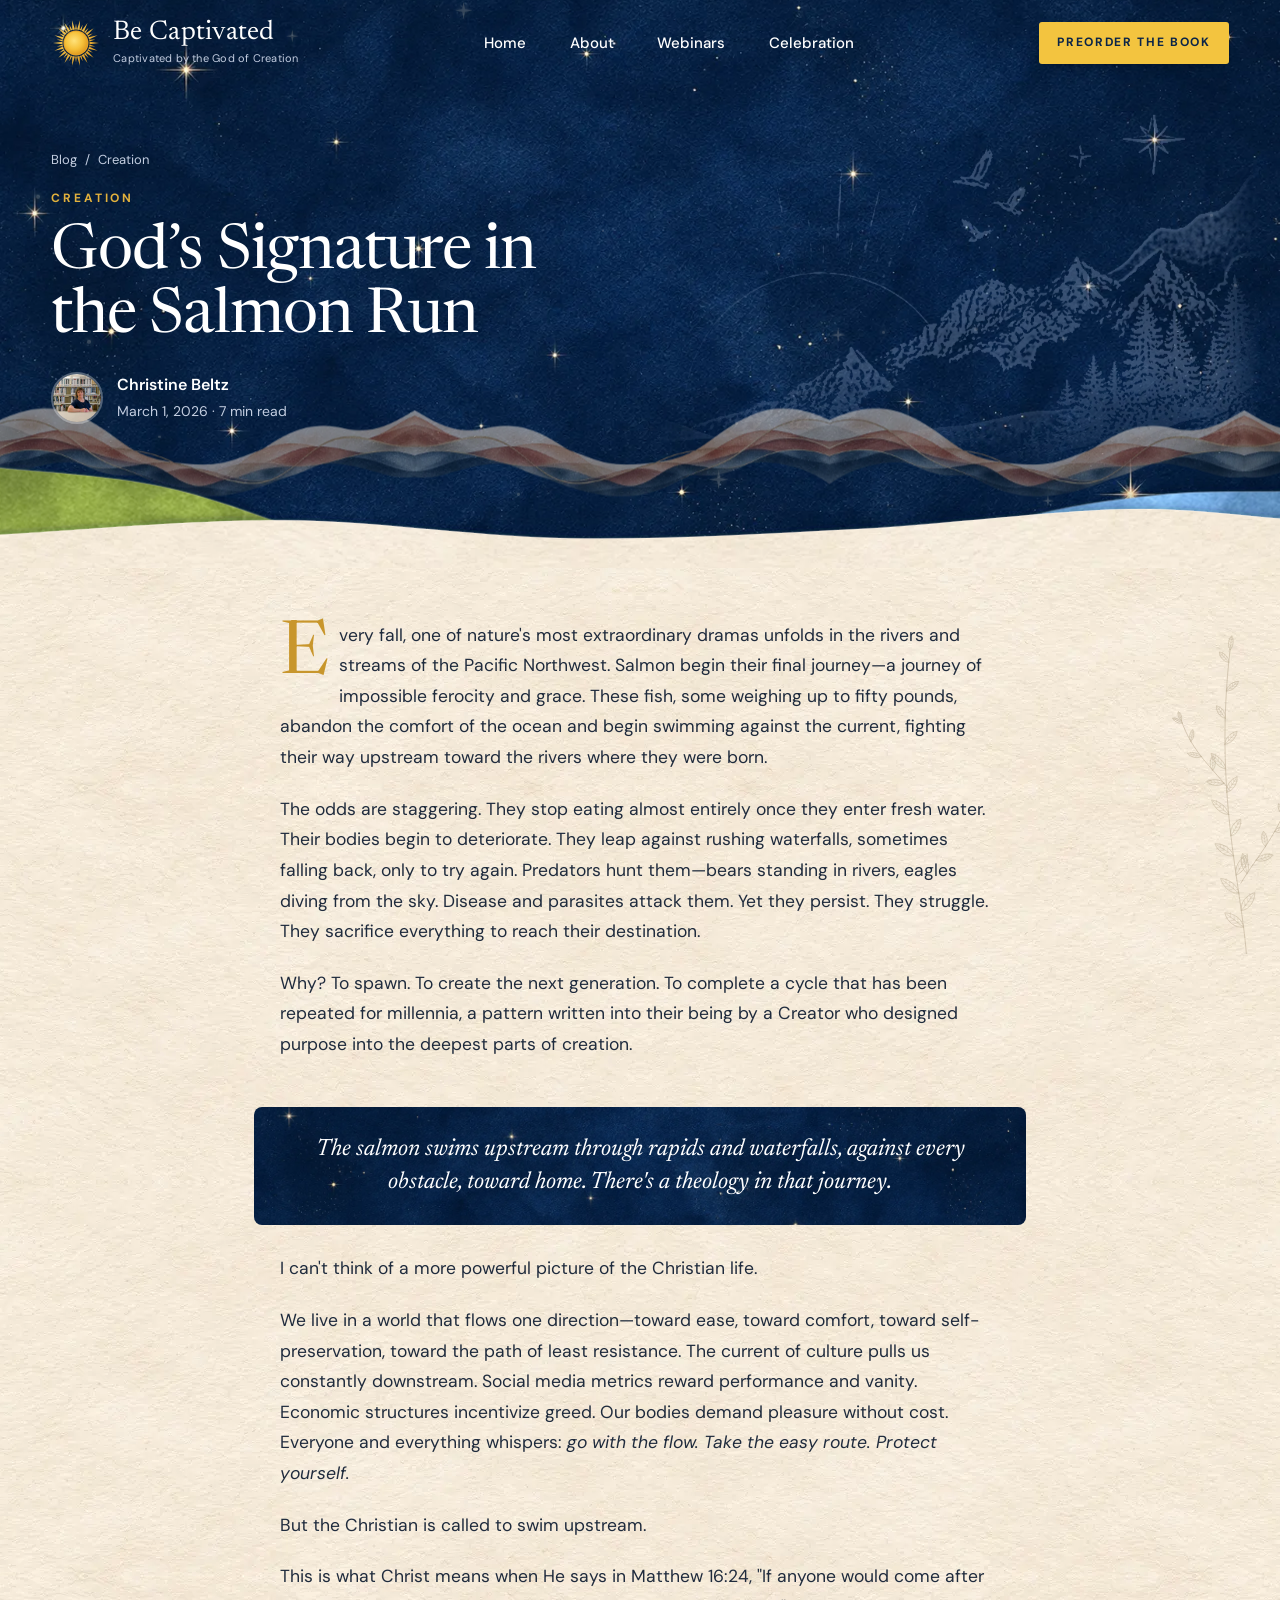
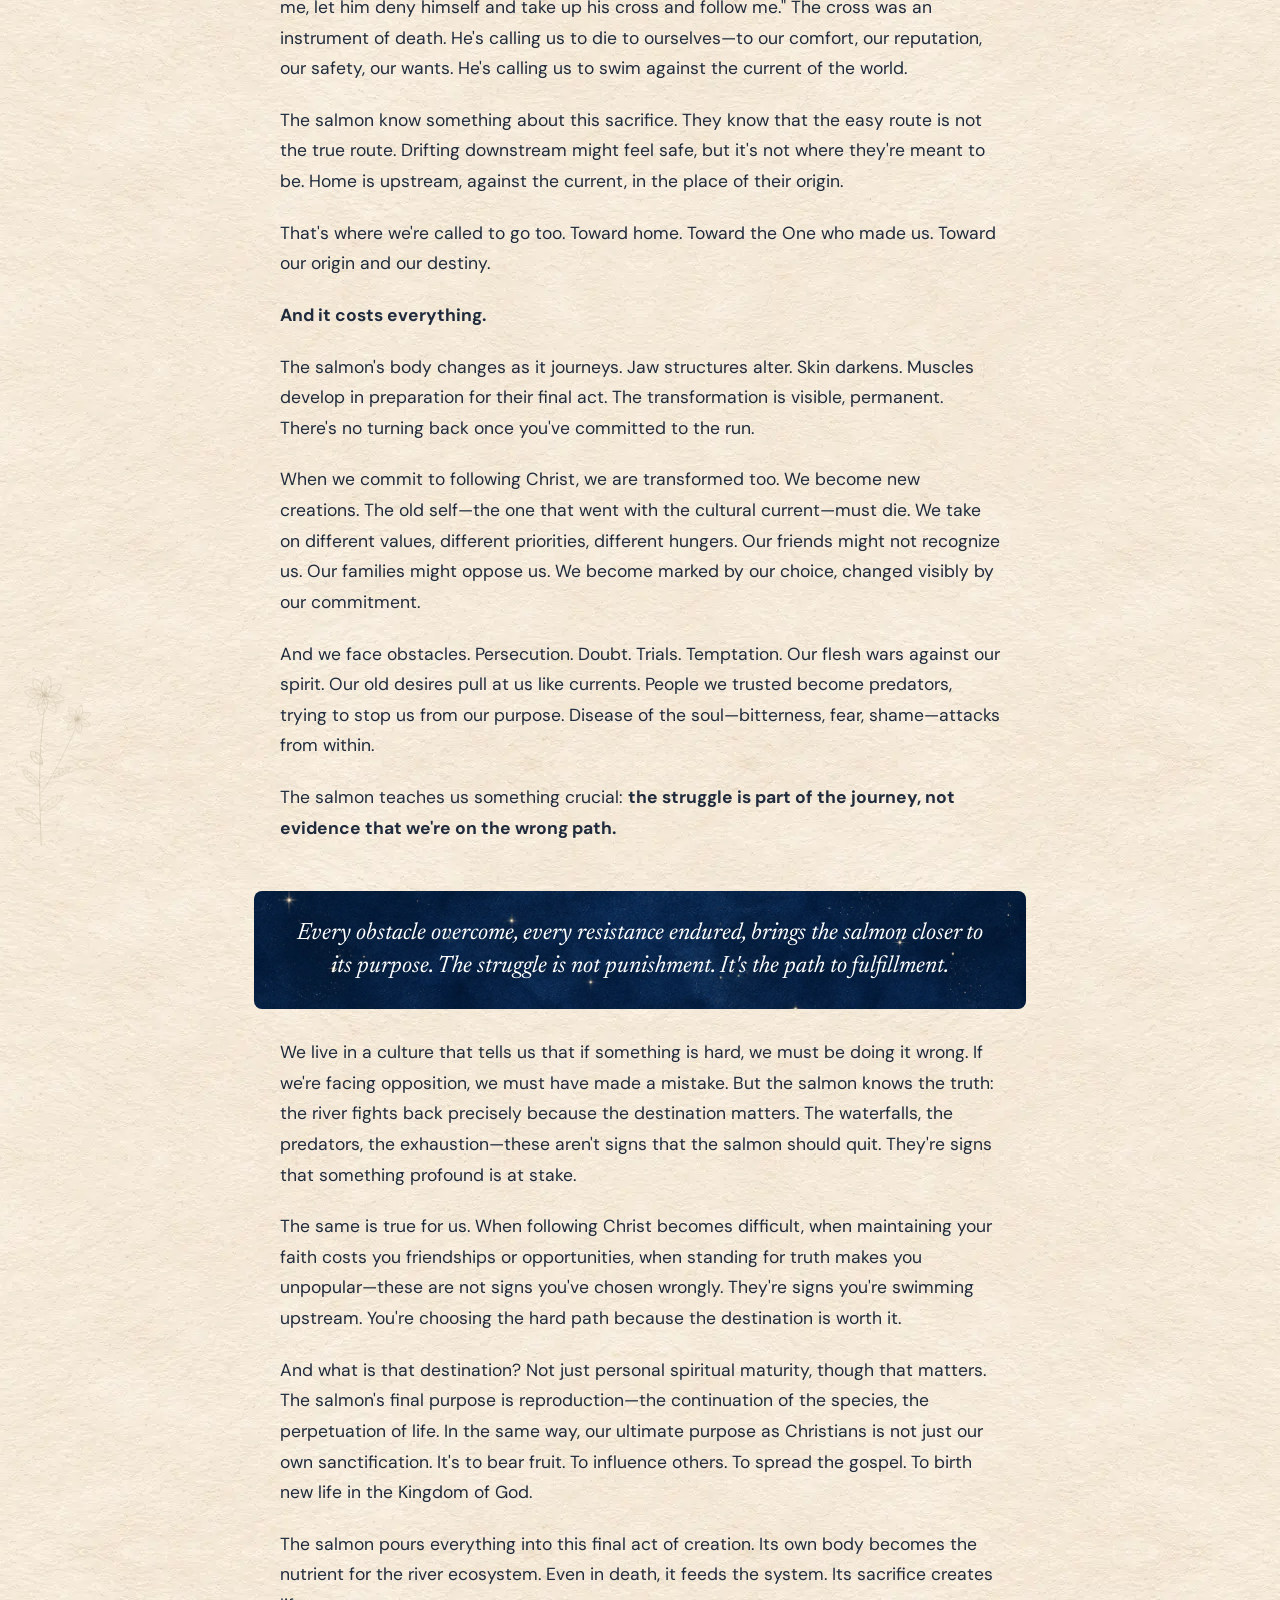
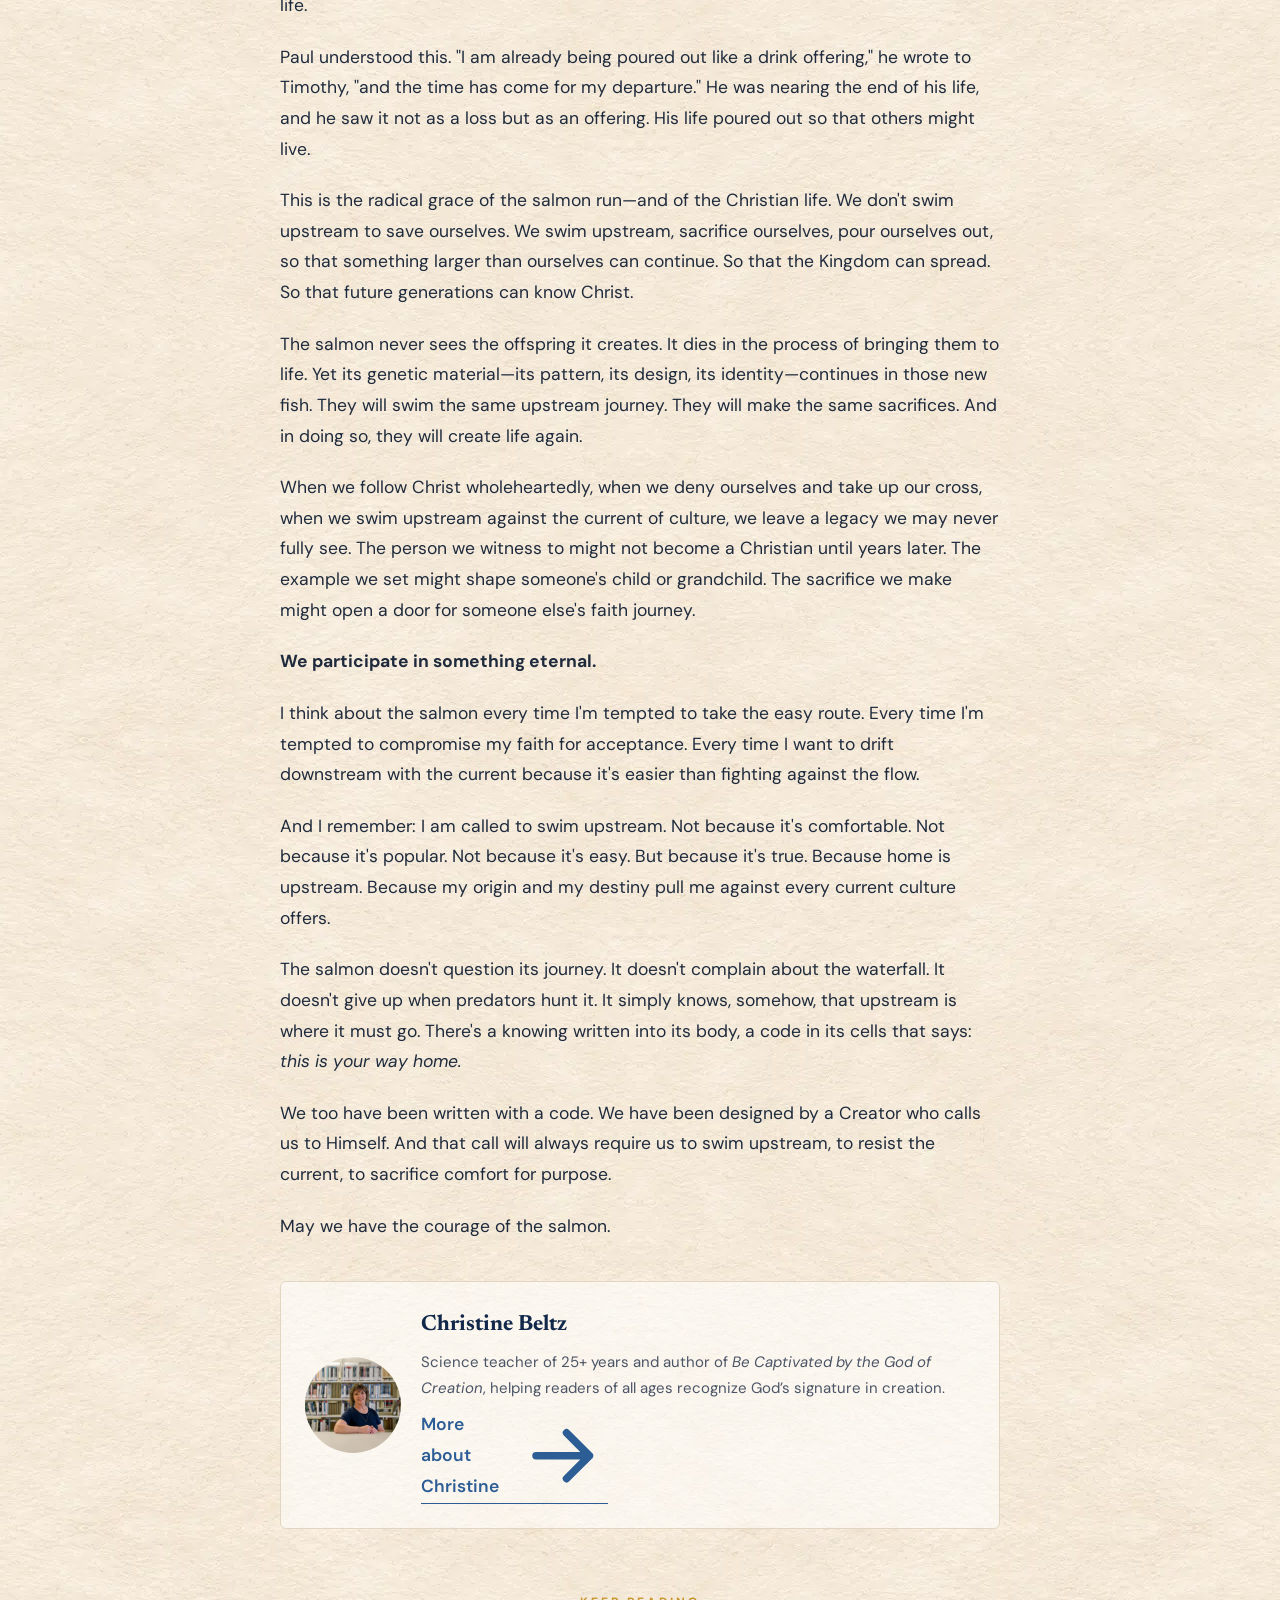
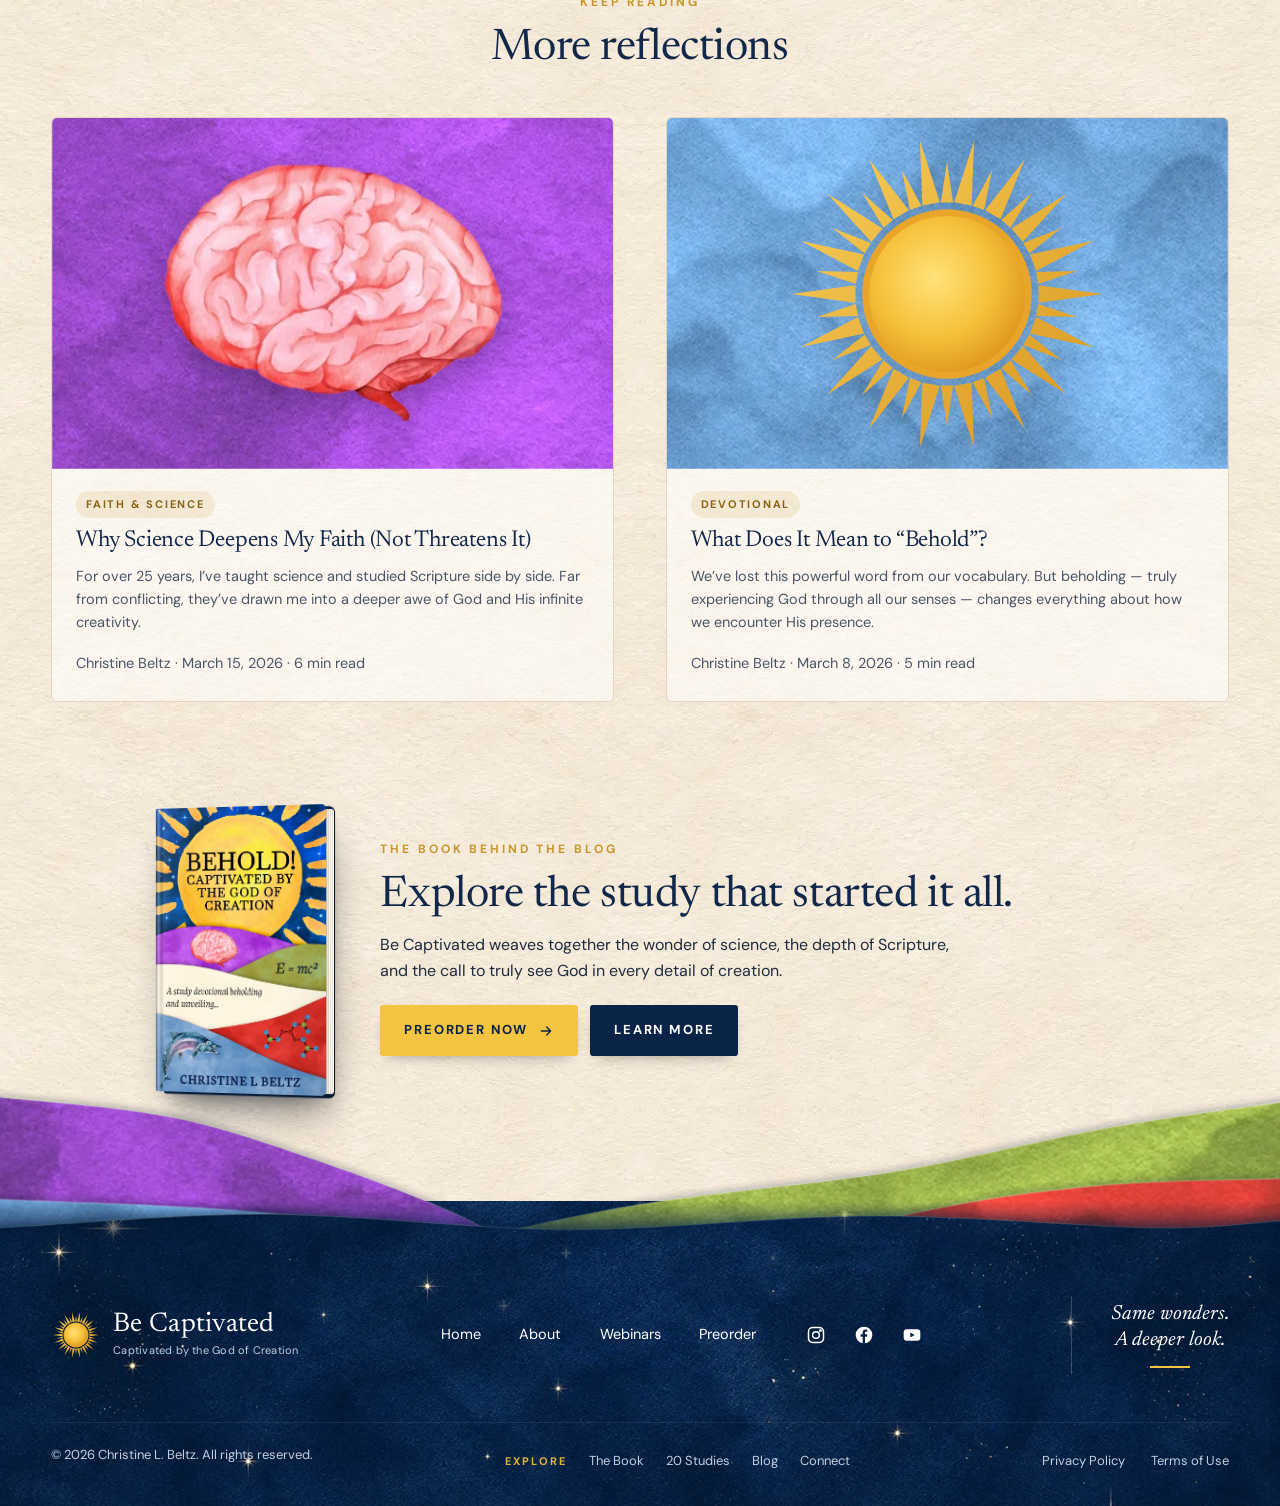
<file: website/blog-post-3.html>
<!DOCTYPE html>
<html lang="en" class="no-js">
<head>
<meta charset="UTF-8">
<meta name="viewport" content="width=device-width, initial-scale=1">
<title>God’s Signature in the Salmon Run | Be Captivated Blog</title>
<meta name="description" content="The salmon’s grueling journey upstream is one of nature’s most remarkable feats — and a stunning picture of the Christian life and God’s relentless faithfulness.">
<meta name="theme-color" content="#0a2448">
<meta property="og:type" content="website">
<meta property="og:title" content="God’s Signature in the Salmon Run | Be Captivated Blog">
<meta property="og:description" content="The salmon’s grueling journey upstream is one of nature’s most remarkable feats — and a stunning picture of the Christian life and God’s relentless faithfulness.">
<meta property="og:image" content="images/covers/cover-devotional.jpg">
<link rel="icon" href="images/art/sun.svg" type="image/svg+xml">
<link rel="stylesheet" href="styles.css">
<script>document.documentElement.classList.remove('no-js');document.documentElement.classList.add('js')</script>
<meta name="robots" content="index, follow">
<meta name="author" content="Christine L. Beltz">
<link rel="canonical" href="https://becaptivatedbooks.com/blog-post-3.html">
<meta property="og:url" content="https://becaptivatedbooks.com/blog-post-3.html">
<meta name="twitter:card" content="summary_large_image">
</head>
<body>
<svg class="svg-defs" aria-hidden="true" focusable="false"><defs>
<pattern id="tx-purple" patternUnits="userSpaceOnUse" x="-160" y="0" width="1800" height="1013"><image href="images/textures/tex-purple.webp" width="1800" height="1013" preserveAspectRatio="none"/></pattern>
<pattern id="tx-green" patternUnits="userSpaceOnUse" x="-160" y="0" width="1800" height="1013"><image href="images/textures/tex-green.webp" width="1800" height="1013" preserveAspectRatio="none"/></pattern>
<pattern id="tx-red" patternUnits="userSpaceOnUse" x="-160" y="0" width="1800" height="1013"><image href="images/textures/tex-red.webp" width="1800" height="1013" preserveAspectRatio="none"/></pattern>
<pattern id="tx-blue" patternUnits="userSpaceOnUse" x="-160" y="0" width="1800" height="1013"><image href="images/textures/tex-blue.webp" width="1800" height="1013" preserveAspectRatio="none"/></pattern>
<pattern id="tx-lilac" patternUnits="userSpaceOnUse" x="-160" y="0" width="1800" height="1013"><image href="images/textures/tex-lilac.webp" width="1800" height="1013" preserveAspectRatio="none"/></pattern>
<pattern id="tx-paper" patternUnits="userSpaceOnUse" x="-160" y="0" width="1800" height="1013"><image href="images/textures/tex-paper.webp" width="1800" height="1013" preserveAspectRatio="none"/></pattern>
<pattern id="tx-navy" patternUnits="userSpaceOnUse" x="-160" y="0" width="1800" height="1013"><image href="images/textures/tex-navy.webp" width="1800" height="1013" preserveAspectRatio="none"/></pattern>
<filter id="f-cut" x="-5%" y="-40%" width="110%" height="180%"><feDropShadow dx="0" dy="-3" stdDeviation="4" flood-color="#0b1a30" flood-opacity=".28"/></filter>
<filter id="f-cut-down" x="-5%" y="-40%" width="110%" height="180%"><feDropShadow dx="0" dy="3" stdDeviation="4" flood-color="#0b1a30" flood-opacity=".22"/></filter>
<linearGradient id="g-fade" x1="0" y1="0" x2="0" y2="1"><stop offset="0" stop-color="#fff"/><stop offset=".38" stop-color="#fff"/><stop offset=".62" stop-color="#fff" stop-opacity=".45"/><stop offset=".95" stop-color="#fff" stop-opacity="0"/></linearGradient>
<mask id="m-fade" maskContentUnits="objectBoundingBox"><rect width="1" height="1" fill="url(#g-fade)"/></mask>
</defs></svg>
<a class="skip-link" href="#main">Skip to content</a>
<header class="site-header" id="top">
  <div class="container header-inner">
    <a class="brand" href="index.html" aria-label="Be Captivated home">
      <img class="brand__sun" src="images/art/sun.svg" alt="" width="50" height="50">
      <span><span class="brand__name">Be Captivated</span><span class="brand__tag">Captivated by the God of Creation</span></span>
    </a>
    <nav class="nav" aria-label="Main"><a href="index.html">Home</a><a href="about.html">About</a><a href="webinars.html">Webinars</a><a href="celebration.html">Celebration</a></nav>
    <button class="btn btn--sm header-cta" type="button" data-open="preorder">Preorder the book</button>
    <button class="menu-toggle" type="button" aria-expanded="false" aria-controls="mobile-panel" aria-label="Open menu"><span></span><span></span><span></span></button>
  </div>
  <div class="mobile-panel" id="mobile-panel">
    <nav aria-label="Mobile"><a href="index.html">Home</a><a href="about.html">About</a><a href="webinars.html">Webinars</a><a href="celebration.html">Celebration</a><a href="book.html">The Book</a><a href="studies.html">Studies</a><a href="blog.html">Blog</a><a href="contact.html">Connect</a></nav>
    <button class="btn btn--block" type="button" data-open="preorder">Preorder the book <svg viewBox="0 0 24 24" fill="none" stroke="currentColor" stroke-width="2" stroke-linecap="round" stroke-linejoin="round" aria-hidden="true" focusable="false" class="arrow"><path pathLength="1" d="M5 12h14M13 6l6 6-6 6"/></svg></button>
  </div>
</header>
<main id="main">

<section class="page-hero page-hero--simple article-hero sec-navy">
  <img class="hero-mtn" src="images/art/sketch-mountains-light.webp" alt="" data-px="80" data-py="-30">
  <div class="container">
    <div class="page-hero__copy reveal" data-py="-40">
      <nav class="crumbs" aria-label="Breadcrumb"><a href="blog.html">Blog</a><span aria-hidden="true">/</span><span>Creation</span></nav>
      <p class="eyebrow">Creation</p>
      <h1 class="h1">God’s Signature in the Salmon Run</h1>
      <div class="byline"><img src="images/photos/about-author.webp" alt=""><div><strong>Christine Beltz</strong><span>March 1, 2026 · 7 min read</span></div></div>
    </div>
  </div>
  <div class="flow " aria-hidden="true" data-py="-24" data-depth="5" style="--ratio:9.2583;--fh:clamp(60px,7vw,100px);bottom:clamp(30px,6vw,80px);opacity:.5;--fs:120s;z-index:1"><div class="flow__track" style="background-image:url(images/flow/flow-horizon.webp)"></div></div>
  <div class="wave wave--abs-bottom" aria-hidden="true" style="--h:clamp(80px,12vw,170px)"><svg class="wl" viewBox="-80 0 1600 170" preserveAspectRatio="none" focusable="false" data-wdy="0.080" data-wdx="-0.0120" style="--sa:1.10%;--sw:13.0s;--sd:0.0s"><path fill="url(#tx-green)" filter="url(#f-cut)" d="M-82 172L-82 44.7L-80 44.7C-66.7 45.6 -43.3 45.8 0 50C43.3 54.2 123.3 58.3 180 70C236.7 81.7 293.3 103 340 120C386.7 137 440 163.3 460 172L1442 172L1442 172Z"/><path d="M-80 44.7C-66.7 45.6 -43.3 45.8 0 50C43.3 54.2 123.3 58.3 180 70C236.7 81.7 293.3 103 340 120C386.7 137 440 163.3 460 172" fill="none" stroke="rgba(255,255,255,.22)" stroke-width="1.2" vector-effect="non-scaling-stroke"/></svg><svg class="wl wl--rev" viewBox="-80 0 1600 170" preserveAspectRatio="none" focusable="false" data-wdy="0.125" data-wdx="0.0160" style="--sa:1.28%;--sw:16.5s;--sd:13.8s"><path fill="url(#tx-blue)" filter="url(#f-cut)" d="M-2 172L-2 172L980 172C1006.7 160.7 1086.7 120 1140 104C1193.3 88 1250 81.3 1300 76C1350 70.7 1403.3 72.9 1440 72C1476.7 71.1 1506.7 70.9 1520 70.6L1522 70.6L1522 172Z"/><path d="M980 172C1006.7 160.7 1086.7 120 1140 104C1193.3 88 1250 81.3 1300 76C1350 70.7 1403.3 72.9 1440 72C1476.7 71.1 1506.7 70.9 1520 70.6" fill="none" stroke="rgba(255,255,255,.22)" stroke-width="1.2" vector-effect="non-scaling-stroke"/></svg><svg class="wl" viewBox="-80 0 1600 170" preserveAspectRatio="none" focusable="false" data-wdy="0.035" data-wdx="0.0000" style="--sa:0.50%;--sw:22.0s;--sd:16.6s"><path fill="url(#tx-paper)" filter="url(#f-cut)" d="M-82 172L-82 130.4L-80 130.4C-66.7 130 -66.7 131.1 0 128C66.7 124.9 213.3 111.3 320 112C426.7 112.7 533.3 130.3 640 132C746.7 133.7 856.7 127.3 960 122C1063.3 116.7 1180 102 1260 100C1340 98 1396.7 107.9 1440 110C1483.3 112.1 1506.7 112.2 1520 112.7L1522 112.7L1522 172Z"/><path d="M-80 130.4C-66.7 130 -66.7 131.1 0 128C66.7 124.9 213.3 111.3 320 112C426.7 112.7 533.3 130.3 640 132C746.7 133.7 856.7 127.3 960 122C1063.3 116.7 1180 102 1260 100C1340 98 1396.7 107.9 1440 110C1483.3 112.1 1506.7 112.2 1520 112.7" fill="none" stroke="rgba(255,255,255,.22)" stroke-width="1.2" vector-effect="non-scaling-stroke"/></svg></div>
</section>

<section class="article sec-cream">
  <img class="deco" src="images/art/botanical-sprig.svg" alt="" data-py="46" style="right:-26px;top:20px;width:clamp(100px,11vw,160px);opacity:.6">
  <img class="deco" src="images/art/botanical-flower.svg" alt="" data-py="-40" style="left:-10px;top:40%;width:clamp(90px,9vw,140px);opacity:.5">
  <div class="container">
    <article class="prose">
        <p>Every fall, one of nature's most extraordinary dramas unfolds in the rivers and streams of the Pacific Northwest. Salmon begin their final journey—a journey of impossible ferocity and grace. These fish, some weighing up to fifty pounds, abandon the comfort of the ocean and begin swimming against the current, fighting their way upstream toward the rivers where they were born.</p>
        <p>The odds are staggering. They stop eating almost entirely once they enter fresh water. Their bodies begin to deteriorate. They leap against rushing waterfalls, sometimes falling back, only to try again. Predators hunt them—bears standing in rivers, eagles diving from the sky. Disease and parasites attack them. Yet they persist. They struggle. They sacrifice everything to reach their destination.</p>
        <p>Why? To spawn. To create the next generation. To complete a cycle that has been repeated for millennia, a pattern written into their being by a Creator who designed purpose into the deepest parts of creation.</p>
        <p class="pull">The salmon swims upstream through rapids and waterfalls, against every obstacle, toward home. There's a theology in that journey.</p>
        <p>I can't think of a more powerful picture of the Christian life.</p>
        <p>We live in a world that flows one direction—toward ease, toward comfort, toward self-preservation, toward the path of least resistance. The current of culture pulls us constantly downstream. Social media metrics reward performance and vanity. Economic structures incentivize greed. Our bodies demand pleasure without cost. Everyone and everything whispers: <em>go with the flow. Take the easy route. Protect yourself.</em></p>
        <p>But the Christian is called to swim upstream.</p>
        <p>This is what Christ means when He says in Matthew 16:24, "If anyone would come after me, let him deny himself and take up his cross and follow me." The cross was an instrument of death. He's calling us to die to ourselves—to our comfort, our reputation, our safety, our wants. He's calling us to swim against the current of the world.</p>
        <p>The salmon know something about this sacrifice. They know that the easy route is not the true route. Drifting downstream might feel safe, but it's not where they're meant to be. Home is upstream, against the current, in the place of their origin.</p>
        <p>That's where we're called to go too. Toward home. Toward the One who made us. Toward our origin and our destiny.</p>
        <p><strong>And it costs everything.</strong></p>
        <p>The salmon's body changes as it journeys. Jaw structures alter. Skin darkens. Muscles develop in preparation for their final act. The transformation is visible, permanent. There's no turning back once you've committed to the run.</p>
        <p>When we commit to following Christ, we are transformed too. We become new creations. The old self—the one that went with the cultural current—must die. We take on different values, different priorities, different hungers. Our friends might not recognize us. Our families might oppose us. We become marked by our choice, changed visibly by our commitment.</p>
        <p>And we face obstacles. Persecution. Doubt. Trials. Temptation. Our flesh wars against our spirit. Our old desires pull at us like currents. People we trusted become predators, trying to stop us from our purpose. Disease of the soul—bitterness, fear, shame—attacks from within.</p>
        <p>The salmon teaches us something crucial: <strong>the struggle is part of the journey, not evidence that we're on the wrong path.</strong></p>
        <p class="pull">Every obstacle overcome, every resistance endured, brings the salmon closer to its purpose. The struggle is not punishment. It's the path to fulfillment.</p>
        <p>We live in a culture that tells us that if something is hard, we must be doing it wrong. If we're facing opposition, we must have made a mistake. But the salmon knows the truth: the river fights back precisely because the destination matters. The waterfalls, the predators, the exhaustion—these aren't signs that the salmon should quit. They're signs that something profound is at stake.</p>
        <p>The same is true for us. When following Christ becomes difficult, when maintaining your faith costs you friendships or opportunities, when standing for truth makes you unpopular—these are not signs you've chosen wrongly. They're signs you're swimming upstream. You're choosing the hard path because the destination is worth it.</p>
        <p>And what is that destination? Not just personal spiritual maturity, though that matters. The salmon's final purpose is reproduction—the continuation of the species, the perpetuation of life. In the same way, our ultimate purpose as Christians is not just our own sanctification. It's to bear fruit. To influence others. To spread the gospel. To birth new life in the Kingdom of God.</p>
        <p>The salmon pours everything into this final act of creation. Its own body becomes the nutrient for the river ecosystem. Even in death, it feeds the system. Its sacrifice creates life.</p>
        <p>Paul understood this. "I am already being poured out like a drink offering," he wrote to Timothy, "and the time has come for my departure." He was nearing the end of his life, and he saw it not as a loss but as an offering. His life poured out so that others might live.</p>
        <p>This is the radical grace of the salmon run—and of the Christian life. We don't swim upstream to save ourselves. We swim upstream, sacrifice ourselves, pour ourselves out, so that something larger than ourselves can continue. So that the Kingdom can spread. So that future generations can know Christ.</p>
        <p>The salmon never sees the offspring it creates. It dies in the process of bringing them to life. Yet its genetic material—its pattern, its design, its identity—continues in those new fish. They will swim the same upstream journey. They will make the same sacrifices. And in doing so, they will create life again.</p>
        <p>When we follow Christ wholeheartedly, when we deny ourselves and take up our cross, when we swim upstream against the current of culture, we leave a legacy we may never fully see. The person we witness to might not become a Christian until years later. The example we set might shape someone's child or grandchild. The sacrifice we make might open a door for someone else's faith journey.</p>
        <p><strong>We participate in something eternal.</strong></p>
        <p>I think about the salmon every time I'm tempted to take the easy route. Every time I'm tempted to compromise my faith for acceptance. Every time I want to drift downstream with the current because it's easier than fighting against the flow.</p>
        <p>And I remember: I am called to swim upstream. Not because it's comfortable. Not because it's popular. Not because it's easy. But because it's true. Because home is upstream. Because my origin and my destiny pull me against every current culture offers.</p>
        <p>The salmon doesn't question its journey. It doesn't complain about the waterfall. It doesn't give up when predators hunt it. It simply knows, somehow, that upstream is where it must go. There's a knowing written into its body, a code in its cells that says: <em>this is your way home.</em></p>
        <p>We too have been written with a code. We have been designed by a Creator who calls us to Himself. And that call will always require us to swim upstream, to resist the current, to sacrifice comfort for purpose.</p>
        <p>May we have the courage of the salmon.</p>
    </article>
    <div class="prose" style="margin-top:40px">
      <div class="author-box">
        <img src="images/photos/about-author.webp" alt="Christine Beltz" loading="lazy">
        <div><strong style="font-family:var(--serif);font-size:22px;color:var(--navy-ink)">Christine Beltz</strong><p style="margin:4px 0 8px;font-size:15px;color:var(--muted)">Science teacher of 25+ years and author of <em>Be Captivated by the God of Creation</em>, helping readers of all ages recognize God’s signature in creation.</p><a class="link-arrow" href="about.html">More about Christine <svg viewBox="0 0 24 24" fill="none" stroke="currentColor" stroke-width="2.0" stroke-linecap="round" stroke-linejoin="round" aria-hidden="true" focusable="false"><path pathLength="1" d="M5 12h14M13 6l6 6-6 6"/></svg></a></div>
      </div>
    </div>
  </div>
</section>

<section class="more-posts sec-cream" style="padding-top:0">
  <div class="container">
    <header class="section-head reveal"><p class="eyebrow">Keep reading</p><h2 class="h2">More reflections</h2></header>
    <div class="grid-2" style="align-items:stretch">
      <article class="card post-card reveal" data-cats="faith">
        <div class="post-card__img post-card__img--art bg-purple"><img src="images/art/brain.webp" alt="" loading="lazy"></div>
        <div class="post-card__body">
          <span class="pill">Faith & Science</span>
          <h3><a href="blog-post-1.html">Why Science Deepens My Faith (Not Threatens It)</a></h3>
          <p>For over 25 years, I’ve taught science and studied Scripture side by side. Far from conflicting, they’ve drawn me into a deeper awe of God and His infinite creativity.</p>
          <p class="post-meta">Christine Beltz · March 15, 2026 · 6 min read</p>
        </div>
      </article>
      <article class="card post-card reveal reveal-d1" data-cats="devotional">
        <div class="post-card__img post-card__img--art bg-blue"><img src="images/art/sun.svg" alt="" loading="lazy"></div>
        <div class="post-card__body">
          <span class="pill">Devotional</span>
          <h3><a href="blog-post-2.html">What Does It Mean to “Behold”?</a></h3>
          <p>We’ve lost this powerful word from our vocabulary. But beholding — truly experiencing God through all our senses — changes everything about how we encounter His presence.</p>
          <p class="post-meta">Christine Beltz · March 8, 2026 · 5 min read</p>
        </div>
      </article>
    </div>
  </div>
</section>

<section class="cta-band sec-cream" style="padding-top:clamp(20px,3vw,40px)">
  <div class="container">
    <div class="cta-band__grid reveal">
      <div class="book  " data-py="-24" data-depth="12"><div class="book__body"><span class="book__back"></span><span class="book__pages"></span><div class="book__cover"><img src="images/covers/cover-devotional.webp" alt="Be Captivated by the God of Creation — study devotional cover" loading="lazy" decoding="async"></div></div></div>
      <div>
        <p class="eyebrow">The book behind the blog</p>
        <h2 class="h2">Explore the study that started it all.</h2>
        <p>Be Captivated weaves together the wonder of science, the depth of Scripture, and the call to truly see God in every detail of creation.</p>
        <div class="btn-row"><button class="btn" type="button" data-open="preorder">Preorder now <svg viewBox="0 0 24 24" fill="none" stroke="currentColor" stroke-width="2.0" stroke-linecap="round" stroke-linejoin="round" aria-hidden="true" focusable="false" class="arrow"><path pathLength="1" d="M5 12h14M13 6l6 6-6 6"/></svg></button><a class="btn btn--navy" href="book.html">Learn more</a></div>
      </div>
    </div>
  </div>
  <div class="cta-band__waves"><div class="wave wave--blend" aria-hidden="true" style="--h:clamp(110px,15vw,220px)"><svg class="wl" viewBox="-80 0 1600 220" preserveAspectRatio="none" focusable="false" data-wdy="0.080" data-wdx="-0.0120" style="--sa:1.10%;--sw:13.0s;--sd:0.0s"><path fill="url(#tx-purple)" filter="url(#f-cut)" d="M-82 222L-82 34.2L-80 34.2C-66.7 35.2 -46.7 35 0 40C46.7 45 136.7 50.7 200 64C263.3 77.3 326.7 101.3 380 120C433.3 138.7 483.3 159 520 176C556.7 193 586.7 214.3 600 222L1442 222L1442 222Z"/><path d="M-80 34.2C-66.7 35.2 -46.7 35 0 40C46.7 45 136.7 50.7 200 64C263.3 77.3 326.7 101.3 380 120C433.3 138.7 483.3 159 520 176C556.7 193 586.7 214.3 600 222" fill="none" stroke="rgba(255,255,255,.22)" stroke-width="1.2" vector-effect="non-scaling-stroke"/></svg><svg class="wl wl--rev" viewBox="-80 0 1600 220" preserveAspectRatio="none" focusable="false" data-wdy="0.125" data-wdx="0.0160" style="--sa:1.28%;--sw:16.5s;--sd:13.8s"><path fill="url(#tx-green)" filter="url(#f-cut)" d="M-2 222L-2 222L420 222C466.7 211.7 603.3 177 700 160C796.7 143 910 135 1000 120C1090 105 1166.7 83.3 1240 70C1313.3 56.7 1393.3 46.2 1440 40C1486.7 33.8 1506.7 34 1520 32.8L1522 32.8L1522 222Z"/><path d="M420 222C466.7 211.7 603.3 177 700 160C796.7 143 910 135 1000 120C1090 105 1166.7 83.3 1240 70C1313.3 56.7 1393.3 46.2 1440 40C1486.7 33.8 1506.7 34 1520 32.8" fill="none" stroke="rgba(255,255,255,.22)" stroke-width="1.2" vector-effect="non-scaling-stroke"/></svg><svg class="wl" viewBox="-80 0 1600 220" preserveAspectRatio="none" focusable="false" data-wdy="0.170" data-wdx="-0.0200" style="--sa:1.46%;--sw:20.0s;--sd:14.6s"><path fill="url(#tx-red)" filter="url(#f-cut)" d="M-2 222L-2 222L820 222C856.7 211.7 970 175.3 1040 160C1110 144.7 1173.3 136.3 1240 130C1306.7 123.7 1393.3 123.7 1440 122C1486.7 120.3 1506.7 120.4 1520 120.1L1522 120.1L1522 222Z"/><path d="M820 222C856.7 211.7 970 175.3 1040 160C1110 144.7 1173.3 136.3 1240 130C1306.7 123.7 1393.3 123.7 1440 122C1486.7 120.3 1506.7 120.4 1520 120.1" fill="none" stroke="rgba(255,255,255,.22)" stroke-width="1.2" vector-effect="non-scaling-stroke"/></svg><svg class="wl wl--rev" viewBox="-80 0 1600 220" preserveAspectRatio="none" focusable="false" data-wdy="0.215" data-wdx="0.0240" style="--sa:1.64%;--sw:23.5s;--sd:15.4s"><path fill="url(#tx-blue)" filter="url(#f-cut)" d="M-82 222L-82 137.4L-80 137.4C-66.7 137.9 -63.3 136.9 0 140C63.3 143.1 206.7 146 300 156C393.3 166 493.3 189 560 200C626.7 211 676.7 218.3 700 222L1442 222L1442 222Z"/><path d="M-80 137.4C-66.7 137.9 -63.3 136.9 0 140C63.3 143.1 206.7 146 300 156C393.3 166 493.3 189 560 200C626.7 211 676.7 218.3 700 222" fill="none" stroke="rgba(255,255,255,.22)" stroke-width="1.2" vector-effect="non-scaling-stroke"/></svg><svg class="wl" viewBox="-80 0 1600 220" preserveAspectRatio="none" focusable="false" data-wdy="0.035" data-wdx="0.0000" style="--sa:0.50%;--sw:22.0s;--sd:11.2s"><path fill="url(#tx-navy)" filter="url(#f-cut)" d="M-82 222L-82 198.6L-80 198.6C-66.7 198.1 -63.3 199.1 0 196C63.3 192.9 193.3 179.7 300 180C406.7 180.3 526.7 197.7 640 198C753.3 198.3 870 182.3 980 182C1090 181.7 1223.3 195 1300 196C1376.7 197 1403.3 189.8 1440 188C1476.7 186.2 1506.7 185.7 1520 185.3L1522 185.3L1522 222Z"/><path d="M-80 198.6C-66.7 198.1 -63.3 199.1 0 196C63.3 192.9 193.3 179.7 300 180C406.7 180.3 526.7 197.7 640 198C753.3 198.3 870 182.3 980 182C1090 181.7 1223.3 195 1300 196C1376.7 197 1403.3 189.8 1440 188C1476.7 186.2 1506.7 185.7 1520 185.3" fill="none" stroke="rgba(255,255,255,.22)" stroke-width="1.2" vector-effect="non-scaling-stroke"/></svg></div></div>
</section>

</main>
<footer class="site-footer sec-navy">
  <div class="container">
    <div class="footer-top">
      <a class="brand" href="index.html" aria-label="Be Captivated home">
        <img class="brand__sun" src="images/art/sun.svg" alt="" width="50" height="50" loading="lazy">
        <span><span class="brand__name">Be Captivated</span><span class="brand__tag">Captivated by the God of Creation</span></span>
      </a>
      <div class="footer-mid">
        <nav class="footer-nav" aria-label="Footer"><a href="index.html">Home</a><a href="about.html">About</a><a href="webinars.html">Webinars</a><button type="button" data-open="preorder">Preorder</button></nav>
        <div class="socials">
          <a href="#" aria-label="Instagram"><svg viewBox="0 0 24 24" fill="none" stroke="currentColor" stroke-width="1.8" stroke-linecap="round" stroke-linejoin="round" aria-hidden="true" focusable="false"><rect x="3" y="3" width="18" height="18" rx="5"/><circle cx="12" cy="12" r="4"/><circle cx="17.3" cy="6.7" r=".9" fill="currentColor"/></svg></a>
          <a href="#" aria-label="Facebook"><svg viewBox="0 0 24 24" fill="none" stroke="currentColor" stroke-width="1.6" stroke-linecap="round" stroke-linejoin="round" aria-hidden="true" focusable="false"><circle cx="12" cy="12" r="10" fill="currentColor" stroke="none"/><path pathLength="1" d="M13.2 21.8V14h2.4l.4-2.8h-2.8V9.5c0-.8.3-1.4 1.4-1.4H16V5.6c-.3 0-1.1-.1-2.1-.1-2.1 0-3.5 1.3-3.5 3.6v2.1H8V14h2.4v7.8" fill="var(--navy,#0a2448)" stroke="none"/></svg></a>
          <a href="#" aria-label="YouTube"><svg viewBox="0 0 24 24" fill="none" stroke="currentColor" stroke-width="1.6" stroke-linecap="round" stroke-linejoin="round" aria-hidden="true" focusable="false"><rect x="2" y="5" width="20" height="14" rx="4" fill="currentColor" stroke="none"/><path pathLength="1" d="M10 9v6l5.2-3z" fill="var(--navy,#0a2448)" stroke="none"/></svg></a>
        </div>
      </div>
      <p class="footer-sign">Same wonders.<br>A deeper look.</p>
    </div>
    <div class="footer-bottom">
      <p>© 2026 Christine L. Beltz. All rights reserved.</p>
      <div class="footer-explore"><span>Explore</span><a href="book.html">The Book</a><a href="studies.html">20 Studies</a><a href="blog.html">Blog</a><a href="contact.html">Connect</a></div>
      <nav aria-label="Legal"><a href="#">Privacy Policy</a><a href="#">Terms of Use</a></nav>
    </div>
  </div>
</footer>
<dialog class="modal" id="modal-preorder" aria-labelledby="po-title">
  <div class="modal__card">
    <button class="modal__close" type="button" data-close aria-label="Close"><svg viewBox="0 0 24 24" fill="none" stroke="currentColor" stroke-width="2" stroke-linecap="round" stroke-linejoin="round" aria-hidden="true" focusable="false"><path pathLength="1" d="M6 6l12 12M18 6L6 18"/></svg></button>
    <img class="deco po__art-l" src="images/art/botanical-sprig.svg" alt="" data-depth="10">
    <img class="deco po__art-r" src="images/art/botanical-branch.svg" alt="" data-depth="14">
    <img class="deco po__mtn" src="images/art/sketch-mountains.webp" alt="" data-depth="-8">
    <form class="po" id="preorder-form" action="#" data-preorder>
      <div class="modal-brand"><img src="images/art/sun.svg" alt=""><span><span class="brand__name">Be Captivated</span><span class="brand__tag">Captivated by the God of Creation</span></span></div>
      <p class="eyebrow">One wonder. Three ways to explore.</p>
      <h2 id="po-title">Bring Be Captivated home.</h2>
      <p class="po__sub">Choose your edition and be part of the journey.</p>
      <fieldset class="po__editions" style="border:0;padding:0;margin-inline:auto">
        <legend class="sr-only">Choose an edition</legend>
        <label class="po-ed po-ed--main"><input type="radio" name="edition" value="devotional" data-url="#" checked><div class="book  " data-depth="12"><div class="book__body"><span class="book__back"></span><span class="book__pages"></span><div class="book__cover"><img src="images/covers/cover-devotional.webp" alt="Be Captivated by the God of Creation — study devotional cover" loading="lazy" decoding="async"></div></div></div><strong>Devotional</strong><small>Adults</small><span class="script">Go deeper.</span></label>
        <label class="po-ed"><input type="radio" name="edition" value="student" data-url="#"><div class="book book--sq " data-depth="9"><div class="book__body"><span class="book__back"></span><span class="book__pages"></span><div class="book__cover"><img src="images/covers/cover-devotional.webp" alt="Be Captivated by the God of Creation — cover" loading="lazy" decoding="async"></div></div></div><strong>Student Edition</strong><small>Ages 11–14</small><span class="script">Explore it.</span></label>
      </fieldset>
      <button class="btn po__cta" type="submit">Preorder now <svg viewBox="0 0 24 24" fill="none" stroke="currentColor" stroke-width="2" stroke-linecap="round" stroke-linejoin="round" aria-hidden="true" focusable="false" class="arrow"><path pathLength="1" d="M5 12h14M13 6l6 6-6 6"/></svg></button>
      <p class="po__perks"><span><svg viewBox="0 0 24 24" fill="none" stroke="currentColor" stroke-width="1.4" stroke-linecap="round" stroke-linejoin="round" aria-hidden="true" focusable="false"><path pathLength="1" d="M2.5 6.5h11v9h-11z"/><path pathLength="1" d="M13.5 9.5h4l3 3v3h-7"/><circle cx="6.5" cy="17" r="1.8"/><circle cx="17" cy="17" r="1.8"/></svg> Be part of the release</span><span>Resources for the whole family</span><span>A deeper look at the Creator</span></p>
      <div class="po__foot">
        <div class="flow " aria-hidden="true" style="--ratio:9.0667;--fh:64px;top:4px;opacity:.55;--fs:70s;z-index:0"><div class="flow__track" style="background-image:url(images/flow/flow-golden-ribbons.webp)"></div></div>
        <div class="wave" aria-hidden="true"><svg class="wl" viewBox="-39 0 778 150" preserveAspectRatio="none" focusable="false" data-wdy="0.100" data-wdx="-0.0120" style="--sa:1.10%;--sw:13.0s;--sd:0.0s"><path fill="url(#tx-purple)" d="M-39 4C-32.5 4.3 -29.8 3.7 0 6C29.8 8.3 93.3 14 140 18C186.7 22 233.3 22.3 280 30C326.7 37.7 396.7 58.3 420 64L420 66C396.7 63.7 326.7 56.3 280 52C233.3 47.7 186.7 42 140 40C93.3 38 29.8 40 0 40C-29.8 40 -32.5 40 -39 40Z"/></svg><svg class="wl wl--rev" viewBox="-39 0 778 150" preserveAspectRatio="none" focusable="false" data-wdy="0.130" data-wdx="0.0160" style="--sa:1.28%;--sw:16.5s;--sd:13.8s"><path fill="url(#tx-green)" d="M-39 52.3C-32.5 52.2 -36.5 52.4 0 52C36.5 51.6 123.3 53.7 180 50C236.7 46.3 283.3 34 340 30C396.7 26 460 30 520 26C580 22 663.5 9.8 700 6C736.5 2.2 732.5 3.8 739 3.4L739 45C732.5 45.1 736.5 44.5 700 46C663.5 47.5 580 52.3 520 54C460 55.7 396.7 54.7 340 56C283.3 57.3 236.7 59 180 62C123.3 65 36.5 71.7 0 74C-36.5 76.3 -32.5 75.3 -39 75.6Z"/></svg><svg class="wl" viewBox="-39 0 778 150" preserveAspectRatio="none" focusable="false" data-wdy="0.170" data-wdx="-0.0200" style="--sa:1.46%;--sw:20.0s;--sd:14.6s"><path fill="url(#tx-red)" filter="url(#f-cut)" d="M-2 152L-2 150L300 150C320 141.7 380 113.3 420 100C460 86.7 493.3 76.7 540 70C586.7 63.3 666.8 61.9 700 60C733.2 58.1 732.5 58.8 739 58.5L741 58.5L741 152Z"/><path d="M300 150C320 141.7 380 113.3 420 100C460 86.7 493.3 76.7 540 70C586.7 63.3 666.8 61.9 700 60C733.2 58.1 732.5 58.8 739 58.5" fill="none" stroke="rgba(255,255,255,.22)" stroke-width="1.2" vector-effect="non-scaling-stroke"/></svg><svg class="wl wl--rev" viewBox="-39 0 778 150" preserveAspectRatio="none" focusable="false" data-wdy="0.035" data-wdx="0.0000" style="--sa:0.50%;--sw:22.0s;--sd:13.9s"><path fill="url(#tx-blue)" filter="url(#f-cut)" d="M-2 152L-2 150L420 150C436.7 143.3 488.3 126.3 520 110C551.7 93.7 580 66.3 610 52C640 37.7 678.5 29.9 700 24C721.5 18.1 732.5 17.9 739 16.7L741 16.7L741 152Z"/><path d="M420 150C436.7 143.3 488.3 126.3 520 110C551.7 93.7 580 66.3 610 52C640 37.7 678.5 29.9 700 24C721.5 18.1 732.5 17.9 739 16.7" fill="none" stroke="rgba(255,255,255,.22)" stroke-width="1.2" vector-effect="non-scaling-stroke"/></svg></div>
        <blockquote>“The heavens declare the glory of God;<br>the skies proclaim the work of his hands.”<cite>Psalm 19:1</cite></blockquote>
        <p class="script">Different depths.<br>The same wonder.</p>
      </div>
    </form>
  </div>
</dialog>
<dialog class="modal modal--split" id="modal-webinar" aria-labelledby="ws-title">
  <div class="modal__card">
    <button class="modal__close" type="button" data-close aria-label="Close"><svg viewBox="0 0 24 24" fill="none" stroke="currentColor" stroke-width="2" stroke-linecap="round" stroke-linejoin="round" aria-hidden="true" focusable="false"><path pathLength="1" d="M6 6l12 12M18 6L6 18"/></svg></button>
    <div class="ws">
      <div class="ws__side">
        <div class="ws__milky"></div>
        <div class="brand" style="position:relative;z-index:2"><img class="brand__sun" src="images/art/sun.svg" alt=""><span><span class="brand__name">Be Captivated</span><span class="brand__tag">Captivated by the God of Creation</span></span></div>
        <p class="ws__quote" data-depth="-8">“Questions<br>lead to deeper<br>wonder.”</p>
        <div class="ws__scene">
          <div class="flow " aria-hidden="true" style="--ratio:9.5083;--fh:96px;bottom:34px;opacity:.95;--fs:60s"><div class="flow__track" style="background-image:url(images/flow/flow-misty-hills.webp)"></div></div>
          <div class="wave" aria-hidden="true"><svg class="wl" viewBox="-22 0 444 90" preserveAspectRatio="none" focusable="false" data-wdy="0.080" data-wdx="-0.0120" style="--sa:1.10%;--sw:13.0s;--sd:0.0s"><path fill="url(#tx-purple)" filter="url(#f-cut)" d="M-24 92L-24 18.9L-22 18.9C-18.3 19.1 -23.7 18.1 0 20C23.7 21.9 76.7 24 120 30C163.3 36 220 46 260 56C300 66 343.3 84.3 360 90L402 90L402 92Z"/><path d="M-22 18.9C-18.3 19.1 -23.7 18.1 0 20C23.7 21.9 76.7 24 120 30C163.3 36 220 46 260 56C300 66 343.3 84.3 360 90" fill="none" stroke="rgba(255,255,255,.22)" stroke-width="1.2" vector-effect="non-scaling-stroke"/></svg><svg class="wl wl--rev" viewBox="-22 0 444 90" preserveAspectRatio="none" focusable="false" data-wdy="0.125" data-wdx="0.0160" style="--sa:1.28%;--sw:16.5s;--sd:13.8s"><path fill="url(#tx-green)" filter="url(#f-cut)" d="M-2 92L-2 90L80 90C100 84 160 62 200 54C240 46 286.7 46 320 42C353.3 38 383 32.3 400 30C417 27.7 418.3 28.4 422 28L424 28L424 92Z"/><path d="M80 90C100 84 160 62 200 54C240 46 286.7 46 320 42C353.3 38 383 32.3 400 30C417 27.7 418.3 28.4 422 28" fill="none" stroke="rgba(255,255,255,.22)" stroke-width="1.2" vector-effect="non-scaling-stroke"/></svg><svg class="wl" viewBox="-22 0 444 90" preserveAspectRatio="none" focusable="false" data-wdy="0.170" data-wdx="-0.0200" style="--sa:1.46%;--sw:20.0s;--sd:14.6s"><path fill="url(#tx-red)" filter="url(#f-cut)" d="M-24 92L-24 67.8L-22 67.8C-18.3 67.8 -23.7 67.6 0 68C23.7 68.4 80 68.7 120 70C160 71.3 205 72.7 240 76C275 79.3 315 87.7 330 90L402 90L402 92Z"/><path d="M-22 67.8C-18.3 67.8 -23.7 67.6 0 68C23.7 68.4 80 68.7 120 70C160 71.3 205 72.7 240 76C275 79.3 315 87.7 330 90" fill="none" stroke="rgba(255,255,255,.22)" stroke-width="1.2" vector-effect="non-scaling-stroke"/></svg><svg class="wl wl--rev" viewBox="-22 0 444 90" preserveAspectRatio="none" focusable="false" data-wdy="0.035" data-wdx="0.0000" style="--sa:0.50%;--sw:22.0s;--sd:13.9s"><path fill="url(#tx-blue)" filter="url(#f-cut)" d="M-2 92L-2 90L250 90C261.7 86.7 295 75.3 320 70C345 64.7 383 60.3 400 58C417 55.7 418.3 56.4 422 56L424 56L424 92Z"/><path d="M250 90C261.7 86.7 295 75.3 320 70C345 64.7 383 60.3 400 58C417 55.7 418.3 56.4 422 56" fill="none" stroke="rgba(255,255,255,.22)" stroke-width="1.2" vector-effect="non-scaling-stroke"/></svg></div>
        </div>
      </div>
      <div class="ws__main">
        <p class="eyebrow">Be Captivated Webinars</p>
        <h2 id="ws-title">Be part of the conversation.</h2>
        <p>Join the webinar list to get updates on upcoming events, special guests, and exclusive content.</p>
        <ul class="ws__list">
          <li><svg viewBox="0 0 24 24" fill="none" stroke="currentColor" stroke-width="1.3" stroke-linecap="round" stroke-linejoin="round" aria-hidden="true" focusable="false"><circle cx="12" cy="7.5" r="2.6"/><circle cx="5.6" cy="9" r="2.1"/><circle cx="18.4" cy="9" r="2.1"/><path pathLength="1" d="M7.4 19v-1.8a4.6 4.6 0 0 1 9.2 0V19"/><path pathLength="1" d="M2.2 18.6v-1.1a3.4 3.4 0 0 1 4.9-3.1M21.8 18.6v-1.1a3.4 3.4 0 0 0-4.9-3.1"/></svg> Live discussions with Christine</li>
          <li><svg viewBox="0 0 24 24" fill="none" stroke="currentColor" stroke-width="1.3" stroke-linecap="round" stroke-linejoin="round" aria-hidden="true" focusable="false"><path pathLength="1" d="M12 6.5C10 5 7.4 4.5 3 4.8v13.4c4.4-.3 7 .2 9 1.8 2-1.6 4.6-2.1 9-1.8V4.8c-4.4-.3-7 .2-9 1.7z"/><path pathLength="1" d="M12 6.5V20"/><path pathLength="1" d="M5.5 8.2c1.8 0 3.2.3 4.4.9M5.5 11.2c1.8 0 3.2.3 4.4.9M18.5 8.2c-1.8 0-3.2.3-4.4.9M18.5 11.2c-1.8 0-3.2.3-4.4.9"/></svg> Faith, science, and everyday wonder</li>
          <li><svg viewBox="0 0 24 24" fill="none" stroke="currentColor" stroke-width="1.3" stroke-linecap="round" stroke-linejoin="round" aria-hidden="true" focusable="false"><path pathLength="1" d="M9 18h6M10 21h4"/><path pathLength="1" d="M12 3a6 6 0 0 0-3.6 10.8c.7.6 1.1 1.4 1.1 2.2V16h5v0c0-.8.4-1.6 1.1-2.2A6 6 0 0 0 12 3z"/><path pathLength="1" d="M12 0.8V1.6M3 9.5h-.8M21.8 9.5H21M5.2 3.6l.6.6M18.8 3.6l-.6.6"/></svg> Practical takeaways</li>
          <li><svg viewBox="0 0 24 24" fill="none" stroke="currentColor" stroke-width="1.3" stroke-linecap="round" stroke-linejoin="round" aria-hidden="true" focusable="false"><circle cx="12" cy="7.5" r="2.6"/><circle cx="5.6" cy="9" r="2.1"/><circle cx="18.4" cy="9" r="2.1"/><path pathLength="1" d="M7.4 19v-1.8a4.6 4.6 0 0 1 9.2 0V19"/><path pathLength="1" d="M2.2 18.6v-1.1a3.4 3.4 0 0 1 4.9-3.1M21.8 18.6v-1.1a3.4 3.4 0 0 0-4.9-3.1"/></svg> For families, students, and curious minds</li>
        </ul>
        <form class="ws__form" action="#" data-signup>
          <div class="form-fields" style="display:grid;gap:12px">
            <label class="sr-only" for="ws-name">First name</label>
            <input id="ws-name" type="text" name="first_name" placeholder="First name" autocomplete="given-name">
            <label class="sr-only" for="ws-email">Email address</label>
            <input id="ws-email" type="email" name="email" placeholder="Email address" autocomplete="email" required>
            <label class="check"><input type="checkbox" name="consent" checked> Yes, keep me updated on webinars, resources, and new releases.</label>
            <button class="btn btn--block" type="submit">Join the webinar list <svg viewBox="0 0 24 24" fill="none" stroke="currentColor" stroke-width="2" stroke-linecap="round" stroke-linejoin="round" aria-hidden="true" focusable="false" class="arrow"><path pathLength="1" d="M5 12h14M13 6l6 6-6 6"/></svg></button>
            <p class="ws__note"><svg viewBox="0 0 24 24" fill="none" stroke="currentColor" stroke-width="1.6" stroke-linecap="round" stroke-linejoin="round" aria-hidden="true" focusable="false"><rect x="5" y="10.5" width="14" height="10" rx="1.5" fill="currentColor" stroke="none"/><path pathLength="1" d="M8 10.5V8a4 4 0 0 1 8 0v2.5"/></svg> No spam. Just meaningful content.</p>
          </div>
          <p class="form-success" role="status">Thank you! You’re on the list — watch your inbox for the next webinar invitation.</p>
        </form>
        <div class="ws__foot">
          <div class="wave" aria-hidden="true"><svg class="wl" viewBox="-28 0 556 110" preserveAspectRatio="none" focusable="false" data-wdy="0.100" data-wdx="-0.0120" style="--sa:1.10%;--sw:13.0s;--sd:0.0s"><path fill="url(#tx-green)" d="M-28 100.2C-23.3 99.9 -24.7 101 0 98C24.7 95 80 86.3 120 82C160 77.7 196.7 75.7 240 72C283.3 68.3 336.7 65.3 380 60C423.3 54.7 475.3 43.8 500 40C524.7 36.2 523.3 37.7 528 37.2L528 78.6C523.3 78.8 524.7 78.1 500 80C475.3 81.9 423.3 87.3 380 90C336.7 92.7 283.3 94.3 240 96C196.7 97.7 160 97.7 120 100C80 102.3 24.7 108.1 0 110C-24.7 111.9 -23.3 111.2 -28 111.4Z"/></svg><svg class="wl wl--rev" viewBox="-28 0 556 110" preserveAspectRatio="none" focusable="false" data-wdy="0.125" data-wdx="0.0160" style="--sa:1.28%;--sw:16.5s;--sd:13.8s"><path fill="url(#tx-red)" filter="url(#f-cut)" d="M-30 112L-30 112L-28 112C-23.3 111.7 -21.3 112.3 0 110C21.3 107.7 66.7 101 100 98C133.3 95 166.7 91.7 200 92C233.3 92.3 273.3 97 300 100C326.7 103 350 108.3 360 110L502 110L502 112Z"/><path d="M-28 112C-23.3 111.7 -21.3 112.3 0 110C21.3 107.7 66.7 101 100 98C133.3 95 166.7 91.7 200 92C233.3 92.3 273.3 97 300 100C326.7 103 350 108.3 360 110" fill="none" stroke="rgba(255,255,255,.22)" stroke-width="1.2" vector-effect="non-scaling-stroke"/></svg><svg class="wl" viewBox="-28 0 556 110" preserveAspectRatio="none" focusable="false" data-wdy="0.035" data-wdx="0.0000" style="--sa:0.50%;--sw:22.0s;--sd:16.6s"><path fill="url(#tx-blue)" filter="url(#f-cut)" d="M-2 112L-2 110L160 110C176.7 103.3 223.3 84.3 260 70C296.7 55.7 340 35 380 24C420 13 475.3 7.8 500 4C524.7 0.2 523.3 1.7 528 1.2L530 1.2L530 112Z"/><path d="M160 110C176.7 103.3 223.3 84.3 260 70C296.7 55.7 340 35 380 24C420 13 475.3 7.8 500 4C524.7 0.2 523.3 1.7 528 1.2" fill="none" stroke="rgba(255,255,255,.22)" stroke-width="1.2" vector-effect="non-scaling-stroke"/></svg></div>
          <p class="script">Same Creator.<br>Different Journeys.</p>
        </div>
      </div>
    </div>
  </div>
</dialog>
<script src="script.js" defer></script>
</body>
</html>
</file>
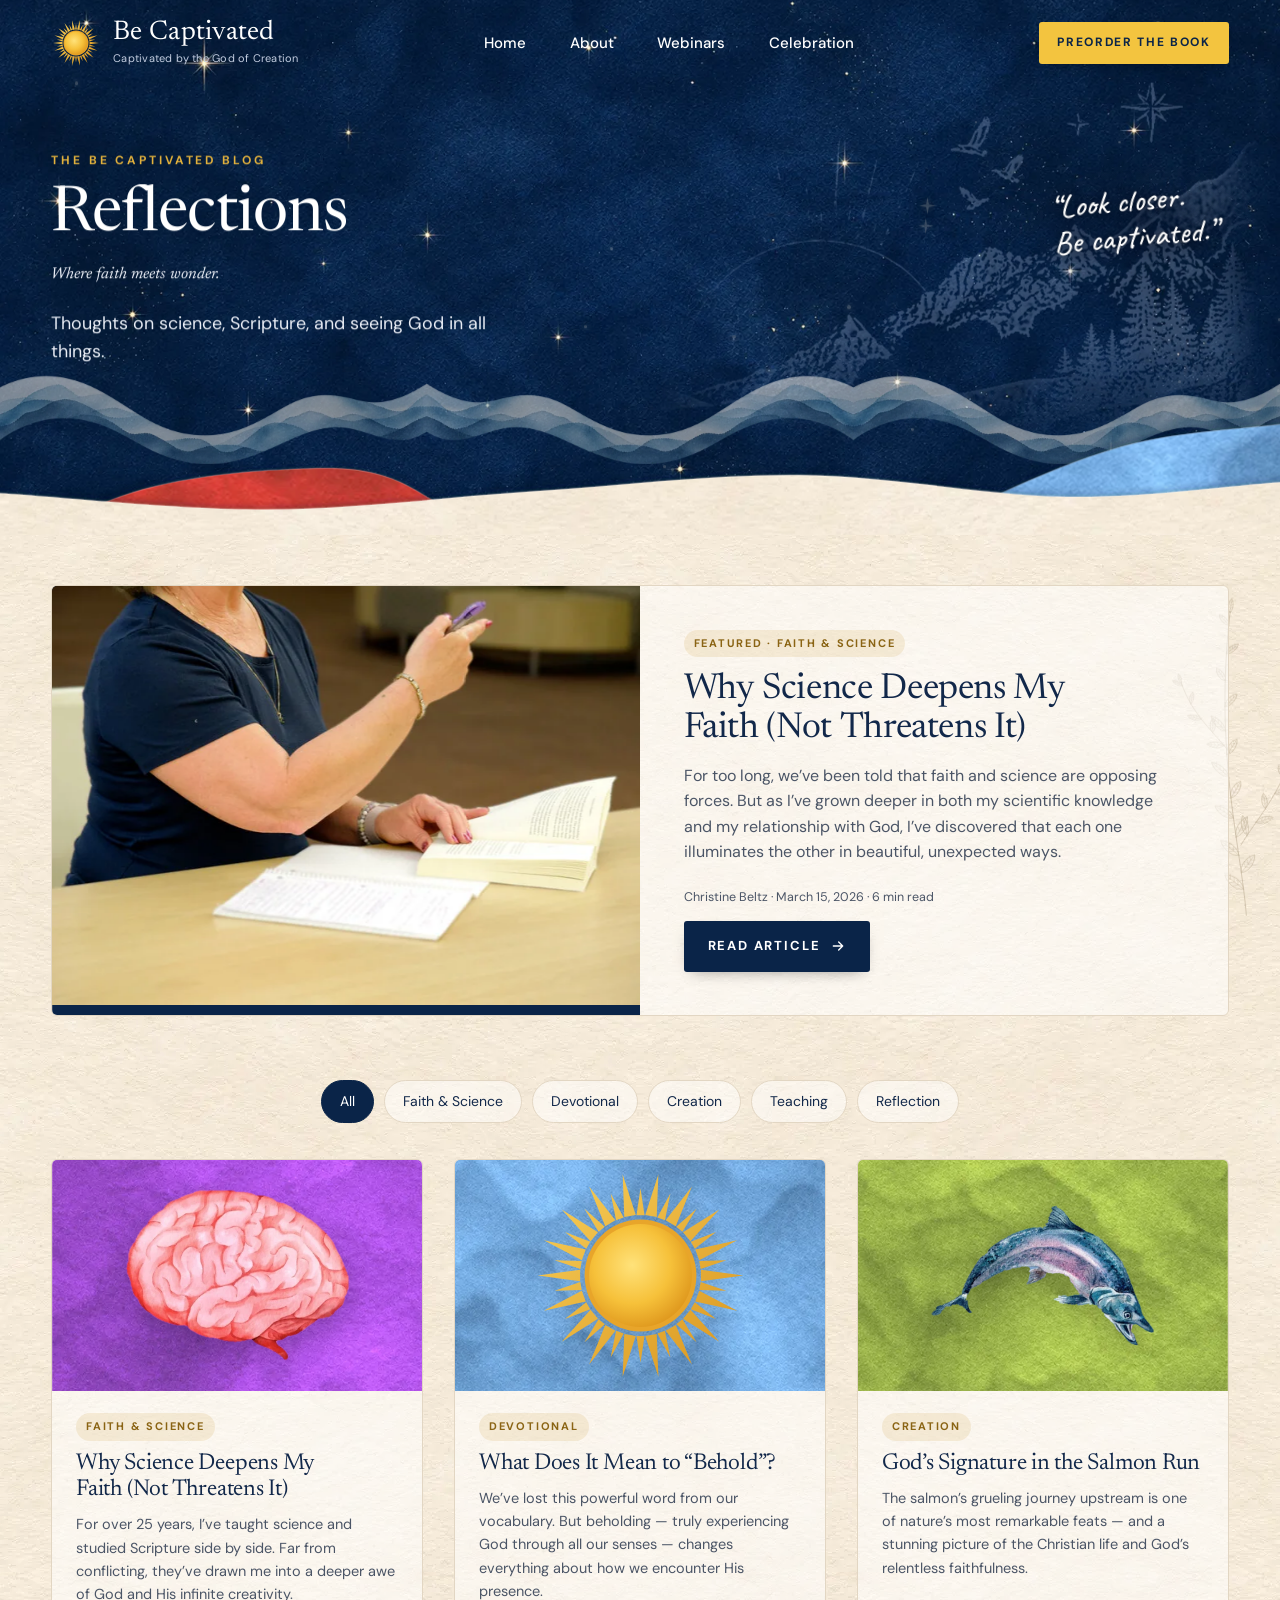
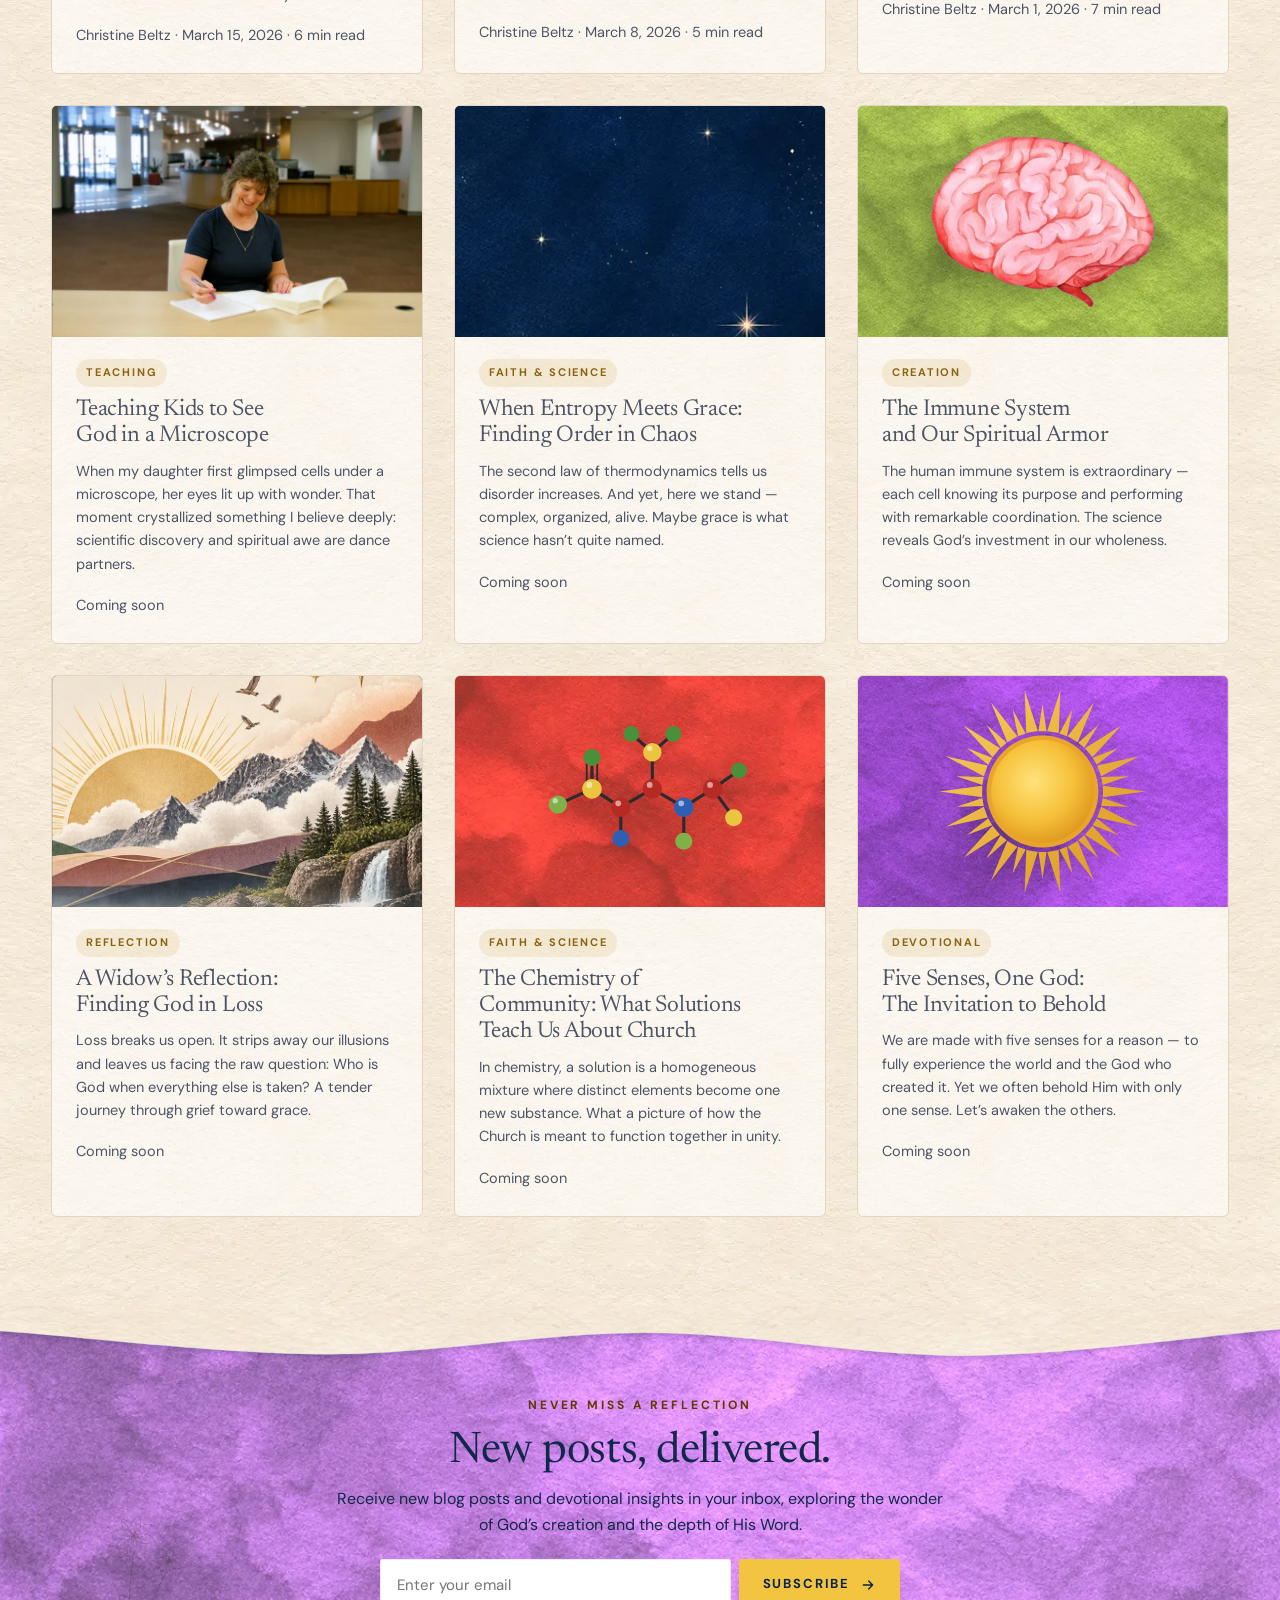
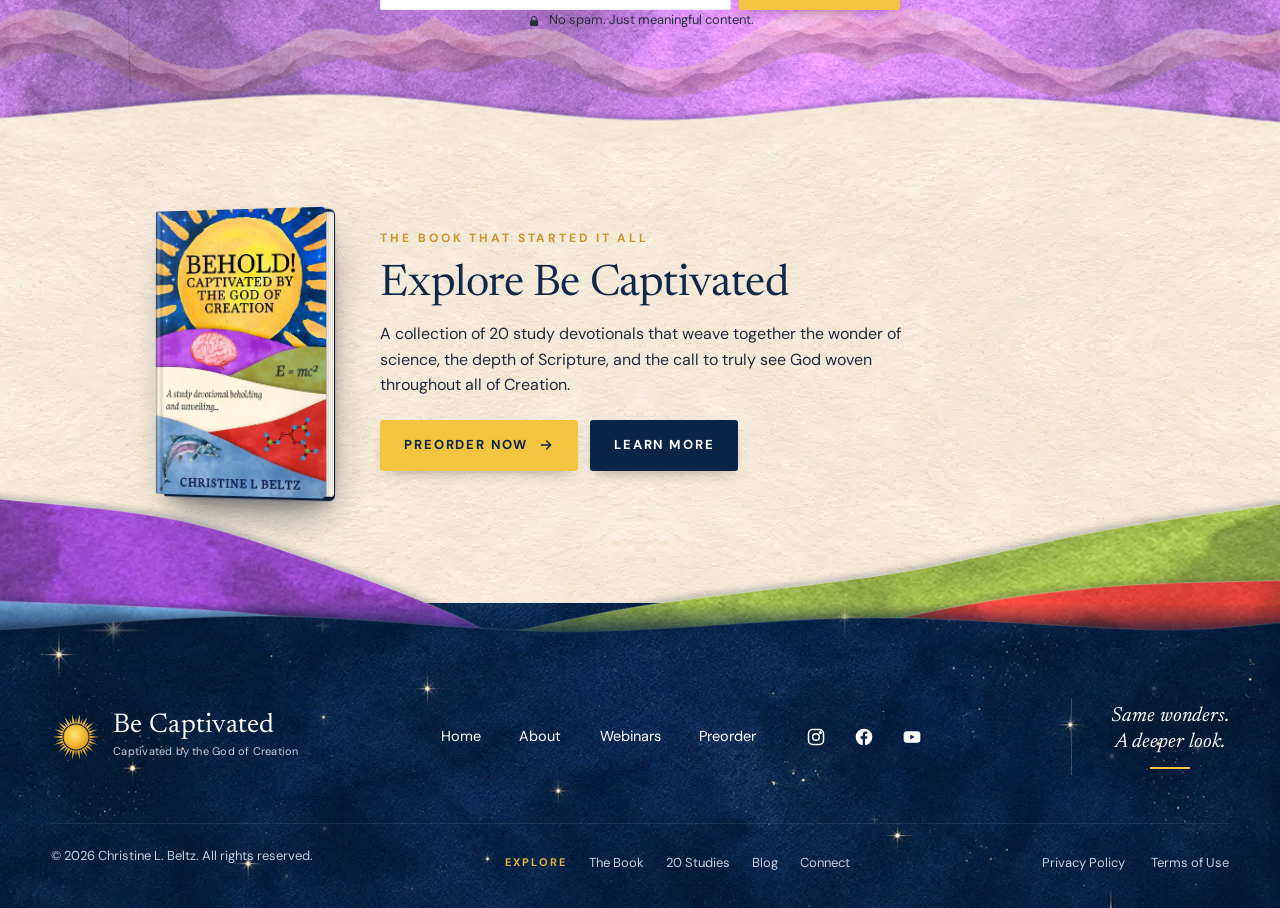
<file: website/blog.html>
<!DOCTYPE html>
<html lang="en" class="no-js">
<head>
<meta charset="UTF-8">
<meta name="viewport" content="width=device-width, initial-scale=1">
<title>Blog — Reflections | Be Captivated by the God of Creation</title>
<meta name="description" content="Where faith meets wonder — reflections from Christine Beltz on science, Scripture, and seeing God in all things.">
<meta name="theme-color" content="#0a2448">
<meta property="og:type" content="website">
<meta property="og:title" content="Blog — Reflections | Be Captivated by the God of Creation">
<meta property="og:description" content="Where faith meets wonder — reflections from Christine Beltz on science, Scripture, and seeing God in all things.">
<meta property="og:image" content="images/covers/cover-devotional.jpg">
<link rel="icon" href="images/art/sun.svg" type="image/svg+xml">
<link rel="stylesheet" href="styles.css">
<script>document.documentElement.classList.remove('no-js');document.documentElement.classList.add('js')</script>
<meta name="robots" content="index, follow">
<meta name="author" content="Christine L. Beltz">
<link rel="canonical" href="https://becaptivatedbooks.com/blog.html">
<meta property="og:url" content="https://becaptivatedbooks.com/blog.html">
<meta name="twitter:card" content="summary_large_image">
</head>
<body>
<svg class="svg-defs" aria-hidden="true" focusable="false"><defs>
<pattern id="tx-purple" patternUnits="userSpaceOnUse" x="-160" y="0" width="1800" height="1013"><image href="images/textures/tex-purple.webp" width="1800" height="1013" preserveAspectRatio="none"/></pattern>
<pattern id="tx-green" patternUnits="userSpaceOnUse" x="-160" y="0" width="1800" height="1013"><image href="images/textures/tex-green.webp" width="1800" height="1013" preserveAspectRatio="none"/></pattern>
<pattern id="tx-red" patternUnits="userSpaceOnUse" x="-160" y="0" width="1800" height="1013"><image href="images/textures/tex-red.webp" width="1800" height="1013" preserveAspectRatio="none"/></pattern>
<pattern id="tx-blue" patternUnits="userSpaceOnUse" x="-160" y="0" width="1800" height="1013"><image href="images/textures/tex-blue.webp" width="1800" height="1013" preserveAspectRatio="none"/></pattern>
<pattern id="tx-lilac" patternUnits="userSpaceOnUse" x="-160" y="0" width="1800" height="1013"><image href="images/textures/tex-lilac.webp" width="1800" height="1013" preserveAspectRatio="none"/></pattern>
<pattern id="tx-paper" patternUnits="userSpaceOnUse" x="-160" y="0" width="1800" height="1013"><image href="images/textures/tex-paper.webp" width="1800" height="1013" preserveAspectRatio="none"/></pattern>
<pattern id="tx-navy" patternUnits="userSpaceOnUse" x="-160" y="0" width="1800" height="1013"><image href="images/textures/tex-navy.webp" width="1800" height="1013" preserveAspectRatio="none"/></pattern>
<filter id="f-cut" x="-5%" y="-40%" width="110%" height="180%"><feDropShadow dx="0" dy="-3" stdDeviation="4" flood-color="#0b1a30" flood-opacity=".28"/></filter>
<filter id="f-cut-down" x="-5%" y="-40%" width="110%" height="180%"><feDropShadow dx="0" dy="3" stdDeviation="4" flood-color="#0b1a30" flood-opacity=".22"/></filter>
<linearGradient id="g-fade" x1="0" y1="0" x2="0" y2="1"><stop offset="0" stop-color="#fff"/><stop offset=".38" stop-color="#fff"/><stop offset=".62" stop-color="#fff" stop-opacity=".45"/><stop offset=".95" stop-color="#fff" stop-opacity="0"/></linearGradient>
<mask id="m-fade" maskContentUnits="objectBoundingBox"><rect width="1" height="1" fill="url(#g-fade)"/></mask>
</defs></svg>
<a class="skip-link" href="#main">Skip to content</a>
<header class="site-header" id="top">
  <div class="container header-inner">
    <a class="brand" href="index.html" aria-label="Be Captivated home">
      <img class="brand__sun" src="images/art/sun.svg" alt="" width="50" height="50">
      <span><span class="brand__name">Be Captivated</span><span class="brand__tag">Captivated by the God of Creation</span></span>
    </a>
    <nav class="nav" aria-label="Main"><a href="index.html">Home</a><a href="about.html">About</a><a href="webinars.html">Webinars</a><a href="celebration.html">Celebration</a></nav>
    <button class="btn btn--sm header-cta" type="button" data-open="preorder">Preorder the book</button>
    <button class="menu-toggle" type="button" aria-expanded="false" aria-controls="mobile-panel" aria-label="Open menu"><span></span><span></span><span></span></button>
  </div>
  <div class="mobile-panel" id="mobile-panel">
    <nav aria-label="Mobile"><a href="index.html">Home</a><a href="about.html">About</a><a href="webinars.html">Webinars</a><a href="celebration.html">Celebration</a><a href="book.html">The Book</a><a href="studies.html">Studies</a><a href="blog.html">Blog</a><a href="contact.html">Connect</a></nav>
    <button class="btn btn--block" type="button" data-open="preorder">Preorder the book <svg viewBox="0 0 24 24" fill="none" stroke="currentColor" stroke-width="2" stroke-linecap="round" stroke-linejoin="round" aria-hidden="true" focusable="false" class="arrow"><path pathLength="1" d="M5 12h14M13 6l6 6-6 6"/></svg></button>
  </div>
</header>
<main id="main">

<section class="page-hero page-hero--simple sec-navy">
  <img class="hero-mtn" src="images/art/sketch-mountains-light.webp" alt="" data-px="80" data-py="-30">
  <div class="container">
    <div class="page-hero__copy reveal" data-py="-40">
      <p class="eyebrow">The Be Captivated blog</p>
      <h1 class="h1">Reflections</h1>
      <p class="page-hero__sub">Where faith meets wonder.</p>
      <p class="lede">Thoughts on science, Scripture, and seeing God in all things.</p>
    </div>
  </div>
  <p class="photo-quote" aria-hidden="true" style="top:clamp(150px,15vw,200px)" data-py="36" data-depth="-16">“Look closer.<br>Be captivated.”</p>
  <div class="flow " aria-hidden="true" data-py="-24" data-depth="5" style="--ratio:9.5250;--fh:clamp(60px,7vw,100px);bottom:clamp(30px,6vw,80px);opacity:.55;--fs:120s;z-index:1"><div class="flow__track" style="background-image:url(images/flow/flow-ethereal-blue.webp)"></div></div>
  <div class="wave wave--abs-bottom" aria-hidden="true" style="--h:clamp(80px,12vw,170px)"><svg class="wl" viewBox="-80 0 1600 170" preserveAspectRatio="none" focusable="false" data-wdy="0.080" data-wdx="-0.0120" style="--sa:1.10%;--sw:13.0s;--sd:0.0s"><path fill="url(#tx-blue)" filter="url(#f-cut)" d="M-2 172L-2 172L1020 172C1040 161.7 1096.7 128.7 1140 110C1183.3 91.3 1230 71.7 1280 60C1330 48.3 1400 44.3 1440 40C1480 35.7 1506.7 35 1520 34L1522 34L1522 172Z"/><path d="M1020 172C1040 161.7 1096.7 128.7 1140 110C1183.3 91.3 1230 71.7 1280 60C1330 48.3 1400 44.3 1440 40C1480 35.7 1506.7 35 1520 34" fill="none" stroke="rgba(255,255,255,.22)" stroke-width="1.2" vector-effect="non-scaling-stroke"/></svg><svg class="wl wl--rev" viewBox="-80 0 1600 170" preserveAspectRatio="none" focusable="false" data-wdy="0.125" data-wdx="0.0160" style="--sa:1.28%;--sw:16.5s;--sd:13.8s"><path fill="url(#tx-red)" filter="url(#f-cut)" d="M-82 172L-82 190L-80 190C-66.7 187 -40 185.7 0 172C40 158.3 106.7 122.3 160 108C213.3 93.7 273.3 88 320 86C366.7 84 400 81.7 440 96C480 110.3 540 159.3 560 172L1442 172L1442 172Z"/><path d="M-80 190C-66.7 187 -40 185.7 0 172C40 158.3 106.7 122.3 160 108C213.3 93.7 273.3 88 320 86C366.7 84 400 81.7 440 96C480 110.3 540 159.3 560 172" fill="none" stroke="rgba(255,255,255,.22)" stroke-width="1.2" vector-effect="non-scaling-stroke"/></svg><svg class="wl" viewBox="-80 0 1600 170" preserveAspectRatio="none" focusable="false" data-wdy="0.035" data-wdx="0.0000" style="--sa:0.50%;--sw:22.0s;--sd:16.6s"><path fill="url(#tx-paper)" filter="url(#f-cut)" d="M-82 172L-82 117.1L-80 117.1C-66.7 117.6 -63.3 116.5 0 120C63.3 123.5 200 138.3 300 138C400 137.7 500 124.3 600 118C700 111.7 800 99 900 100C1000 101 1110 122.7 1200 124C1290 125.3 1386.7 111.2 1440 108C1493.3 104.8 1506.7 105.3 1520 104.8L1522 104.8L1522 172Z"/><path d="M-80 117.1C-66.7 117.6 -63.3 116.5 0 120C63.3 123.5 200 138.3 300 138C400 137.7 500 124.3 600 118C700 111.7 800 99 900 100C1000 101 1110 122.7 1200 124C1290 125.3 1386.7 111.2 1440 108C1493.3 104.8 1506.7 105.3 1520 104.8" fill="none" stroke="rgba(255,255,255,.22)" stroke-width="1.2" vector-effect="non-scaling-stroke"/></svg></div>
</section>

<section class="section sec-cream" style="padding-top:clamp(30px,4vw,50px)">
  <img class="deco" src="images/art/botanical-sprig.svg" alt="" data-py="46" style="right:-26px;top:20px;width:clamp(100px,11vw,160px);opacity:.6">
  <div class="container">
    <article class="card featured-post reveal">
      <div class="featured-post__img"><img data-py="-24" src="images/photos/author-extra3.webp" alt="Christine writing notes beside an open book" loading="lazy"></div>
      <div class="featured-post__body">
        <span class="pill" style="align-self:flex-start">Featured · Faith & Science</span>
        <h2><a href="blog-post-1.html">Why Science Deepens My Faith (Not Threatens It)</a></h2>
        <p>For too long, we’ve been told that faith and science are opposing forces. But as I’ve grown deeper in both my scientific knowledge and my relationship with God, I’ve discovered that each one illuminates the other in beautiful, unexpected ways.</p>
        <p class="post-meta">Christine Beltz · March 15, 2026 · 6 min read</p>
        <a class="btn btn--navy" href="blog-post-1.html" style="align-self:flex-start">Read article <svg viewBox="0 0 24 24" fill="none" stroke="currentColor" stroke-width="2.0" stroke-linecap="round" stroke-linejoin="round" aria-hidden="true" focusable="false" class="arrow"><path pathLength="1" d="M5 12h14M13 6l6 6-6 6"/></svg></a>
      </div>
    </article>

    <div class="filter-bar reveal" data-filter-bar role="group" aria-label="Filter posts by topic">
      <button type="button" data-cat="all" aria-pressed="true">All</button>
      <button type="button" data-cat="faith" aria-pressed="false">Faith &amp; Science</button>
      <button type="button" data-cat="devotional" aria-pressed="false">Devotional</button>
      <button type="button" data-cat="creation" aria-pressed="false">Creation</button>
      <button type="button" data-cat="teaching" aria-pressed="false">Teaching</button>
      <button type="button" data-cat="reflection" aria-pressed="false">Reflection</button>
    </div>
    <div class="grid-3" style="align-items:stretch">
      <article class="card post-card reveal" data-cats="faith">
        <div class="post-card__img post-card__img--art bg-purple"><img src="images/art/brain.webp" alt="" loading="lazy"></div>
        <div class="post-card__body">
          <span class="pill">Faith & Science</span>
          <h3><a href="blog-post-1.html">Why Science Deepens My Faith (Not Threatens It)</a></h3>
          <p>For over 25 years, I’ve taught science and studied Scripture side by side. Far from conflicting, they’ve drawn me into a deeper awe of God and His infinite creativity.</p>
          <p class="post-meta">Christine Beltz · March 15, 2026 · 6 min read</p>
        </div>
      </article>
      <article class="card post-card reveal reveal-d1" data-cats="devotional">
        <div class="post-card__img post-card__img--art bg-blue"><img src="images/art/sun.svg" alt="" loading="lazy"></div>
        <div class="post-card__body">
          <span class="pill">Devotional</span>
          <h3><a href="blog-post-2.html">What Does It Mean to “Behold”?</a></h3>
          <p>We’ve lost this powerful word from our vocabulary. But beholding — truly experiencing God through all our senses — changes everything about how we encounter His presence.</p>
          <p class="post-meta">Christine Beltz · March 8, 2026 · 5 min read</p>
        </div>
      </article>
      <article class="card post-card reveal reveal-d2" data-cats="creation">
        <div class="post-card__img post-card__img--art bg-green"><img src="images/art/salmon.webp" alt="" loading="lazy"></div>
        <div class="post-card__body">
          <span class="pill">Creation</span>
          <h3><a href="blog-post-3.html">God’s Signature in the Salmon Run</a></h3>
          <p>The salmon’s grueling journey upstream is one of nature’s most remarkable feats — and a stunning picture of the Christian life and God’s relentless faithfulness.</p>
          <p class="post-meta">Christine Beltz · March 1, 2026 · 7 min read</p>
        </div>
      </article>
      <article class="card post-card post-card--soon reveal" data-cats="teaching">
        <div class="post-card__img"><img src="images/photos/author-smile.webp" alt="" loading="lazy"></div>
        <div class="post-card__body">
          <span class="pill">Teaching</span>
          <h3>Teaching Kids to See God in a Microscope</h3>
          <p>When my daughter first glimpsed cells under a microscope, her eyes lit up with wonder. That moment crystallized something I believe deeply: scientific discovery and spiritual awe are dance partners.</p>
          <p class="post-meta">Coming soon</p>
        </div>
      </article>
      <article class="card post-card post-card--soon reveal reveal-d1" data-cats="faith">
        <div class="post-card__img"><img src="images/art/topic-heavens.webp" alt="" loading="lazy"></div>
        <div class="post-card__body">
          <span class="pill">Faith & Science</span>
          <h3>When Entropy Meets Grace: Finding Order in Chaos</h3>
          <p>The second law of thermodynamics tells us disorder increases. And yet, here we stand — complex, organized, alive. Maybe grace is what science hasn’t quite named.</p>
          <p class="post-meta">Coming soon</p>
        </div>
      </article>
      <article class="card post-card post-card--soon reveal reveal-d2" data-cats="creation">
        <div class="post-card__img post-card__img--art bg-green"><img src="images/art/brain.webp" alt="" loading="lazy"></div>
        <div class="post-card__body">
          <span class="pill">Creation</span>
          <h3>The Immune System and Our Spiritual Armor</h3>
          <p>The human immune system is extraordinary — each cell knowing its purpose and performing with remarkable coordination. The science reveals God’s investment in our wholeness.</p>
          <p class="post-meta">Coming soon</p>
        </div>
      </article>
      <article class="card post-card post-card--soon reveal" data-cats="reflection">
        <div class="post-card__img"><img src="images/art/topic-wonders.webp" alt="" loading="lazy"></div>
        <div class="post-card__body">
          <span class="pill">Reflection</span>
          <h3>A Widow’s Reflection: Finding God in Loss</h3>
          <p>Loss breaks us open. It strips away our illusions and leaves us facing the raw question: Who is God when everything else is taken? A tender journey through grief toward grace.</p>
          <p class="post-meta">Coming soon</p>
        </div>
      </article>
      <article class="card post-card post-card--soon reveal reveal-d1" data-cats="faith">
        <div class="post-card__img post-card__img--art bg-red"><img src="images/art/molecule.svg" alt="" loading="lazy"></div>
        <div class="post-card__body">
          <span class="pill">Faith & Science</span>
          <h3>The Chemistry of Community: What Solutions Teach Us About Church</h3>
          <p>In chemistry, a solution is a homogeneous mixture where distinct elements become one new substance. What a picture of how the Church is meant to function together in unity.</p>
          <p class="post-meta">Coming soon</p>
        </div>
      </article>
      <article class="card post-card post-card--soon reveal reveal-d2" data-cats="devotional">
        <div class="post-card__img post-card__img--art bg-purple"><img src="images/art/sun.svg" alt="" loading="lazy"></div>
        <div class="post-card__body">
          <span class="pill">Devotional</span>
          <h3>Five Senses, One God: The Invitation to Behold</h3>
          <p>We are made with five senses for a reason — to fully experience the world and the God who created it. Yet we often behold Him with only one sense. Let’s awaken the others.</p>
          <p class="post-meta">Coming soon</p>
        </div>
      </article>
    </div>
  </div>
</section>

<section class="subscribe">
  <div class="wave wave--abs-top" aria-hidden="true" style="--h:clamp(36px,5vw,80px)"><svg class="wl" viewBox="-80 0 1600 90" preserveAspectRatio="none" focusable="false" data-wdy="-0.120" data-wdx="-0.0120" style="--sa:1.10%;--sw:13.0s;--sd:0.0s"><path fill="url(#tx-paper)" filter="url(#f-cut-down)" d="M-82 -2L-82 35.7L-80 35.7C-66.7 36.4 -73.3 34 0 40C73.3 46 240 71.7 360 72C480 72.3 600 41.7 720 42C840 42.3 960 75 1080 74C1200 73 1366.7 43.2 1440 36C1513.3 28.8 1506.7 31.8 1520 30.9L1522 30.9L1522 -2Z"/><path d="M-80 35.7C-66.7 36.4 -73.3 34 0 40C73.3 46 240 71.7 360 72C480 72.3 600 41.7 720 42C840 42.3 960 75 1080 74C1200 73 1366.7 43.2 1440 36C1513.3 28.8 1506.7 31.8 1520 30.9" fill="none" stroke="rgba(255,255,255,.22)" stroke-width="1.2" vector-effect="non-scaling-stroke"/></svg></div>
  <div class="flow flow--rev" aria-hidden="true" data-py="-24" style="--ratio:9.7000;--fh:clamp(60px,7vw,100px);bottom:clamp(40px,5vw,70px);opacity:.4;--fs:110s;z-index:1"><div class="flow__track" style="background-image:url(images/flow/flow-rose.webp)"></div></div>
  <img class="deco" src="images/art/botanical-flower.svg" alt="" data-py="-30" style="left:6%;top:30%;width:120px;filter:brightness(.25);opacity:.4;z-index:2">
  <div class="container reveal" style="position:relative;z-index:3">
    <p class="eyebrow" style="color:#5e3a00">Never miss a reflection</p>
    <h2 class="h2">New posts, delivered.</h2>
    <p>Receive new blog posts and devotional insights in your inbox, exploring the wonder of God’s creation and the depth of His Word.</p>
    <form action="#" data-signup>
      <div class="form-fields">
        <div class="inline-form">
          <label class="sr-only" for="sub-email">Email address</label>
          <input id="sub-email" type="email" name="email" placeholder="Enter your email" autocomplete="email" required>
          <button class="btn" type="submit">Subscribe <svg viewBox="0 0 24 24" fill="none" stroke="currentColor" stroke-width="2.0" stroke-linecap="round" stroke-linejoin="round" aria-hidden="true" focusable="false" class="arrow"><path pathLength="1" d="M5 12h14M13 6l6 6-6 6"/></svg></button>
        </div>
        <p class="form-note"><svg viewBox="0 0 24 24" fill="none" stroke="currentColor" stroke-width="1.6" stroke-linecap="round" stroke-linejoin="round" aria-hidden="true" focusable="false"><rect x="5" y="10.5" width="14" height="10" rx="1.5" fill="currentColor" stroke="none"/><path pathLength="1" d="M8 10.5V8a4 4 0 0 1 8 0v2.5"/></svg> No spam. Just meaningful content.</p>
      </div>
      <p class="form-success" role="status">Thank you for subscribing!</p>
    </form>
  </div>
  <div class="wave wave--abs-bottom" aria-hidden="true" style="--h:clamp(36px,5vw,80px)"><svg class="wl" viewBox="-80 0 1600 90" preserveAspectRatio="none" focusable="false" data-wdy="0.060" data-wdx="-0.0120" style="--sa:1.10%;--sw:13.0s;--sd:0.0s"><path fill="url(#tx-paper)" filter="url(#f-cut)" d="M-82 92L-82 56.3L-80 56.3C-66.7 55.6 -73.3 58 0 52C73.3 46 240 19.3 360 20C480 20.7 600 55.3 720 56C840 56.7 960 23.3 1080 24C1200 24.7 1366.7 53.2 1440 60C1513.3 66.8 1506.7 64 1520 64.8L1522 64.8L1522 92Z"/><path d="M-80 56.3C-66.7 55.6 -73.3 58 0 52C73.3 46 240 19.3 360 20C480 20.7 600 55.3 720 56C840 56.7 960 23.3 1080 24C1200 24.7 1366.7 53.2 1440 60C1513.3 66.8 1506.7 64 1520 64.8" fill="none" stroke="rgba(255,255,255,.22)" stroke-width="1.2" vector-effect="non-scaling-stroke"/></svg></div>
</section>

<section class="cta-band sec-cream">
  <div class="container">
    <div class="cta-band__grid reveal">
      <div class="book  " data-py="-24" data-depth="12"><div class="book__body"><span class="book__back"></span><span class="book__pages"></span><div class="book__cover"><img src="images/covers/cover-devotional.webp" alt="Be Captivated by the God of Creation — study devotional cover" loading="lazy" decoding="async"></div></div></div>
      <div>
        <p class="eyebrow">The book that started it all</p>
        <h2 class="h2">Explore Be Captivated</h2>
        <p>A collection of 20 study devotionals that weave together the wonder of science, the depth of Scripture, and the call to truly see God woven throughout all of Creation.</p>
        <div class="btn-row"><button class="btn" type="button" data-open="preorder">Preorder now <svg viewBox="0 0 24 24" fill="none" stroke="currentColor" stroke-width="2.0" stroke-linecap="round" stroke-linejoin="round" aria-hidden="true" focusable="false" class="arrow"><path pathLength="1" d="M5 12h14M13 6l6 6-6 6"/></svg></button><a class="btn btn--navy" href="book.html">Learn more</a></div>
      </div>
    </div>
  </div>
  <div class="cta-band__waves"><div class="wave wave--blend" aria-hidden="true" style="--h:clamp(110px,15vw,220px)"><svg class="wl" viewBox="-80 0 1600 220" preserveAspectRatio="none" focusable="false" data-wdy="0.080" data-wdx="-0.0120" style="--sa:1.10%;--sw:13.0s;--sd:0.0s"><path fill="url(#tx-purple)" filter="url(#f-cut)" d="M-82 222L-82 34.2L-80 34.2C-66.7 35.2 -46.7 35 0 40C46.7 45 136.7 50.7 200 64C263.3 77.3 326.7 101.3 380 120C433.3 138.7 483.3 159 520 176C556.7 193 586.7 214.3 600 222L1442 222L1442 222Z"/><path d="M-80 34.2C-66.7 35.2 -46.7 35 0 40C46.7 45 136.7 50.7 200 64C263.3 77.3 326.7 101.3 380 120C433.3 138.7 483.3 159 520 176C556.7 193 586.7 214.3 600 222" fill="none" stroke="rgba(255,255,255,.22)" stroke-width="1.2" vector-effect="non-scaling-stroke"/></svg><svg class="wl wl--rev" viewBox="-80 0 1600 220" preserveAspectRatio="none" focusable="false" data-wdy="0.125" data-wdx="0.0160" style="--sa:1.28%;--sw:16.5s;--sd:13.8s"><path fill="url(#tx-green)" filter="url(#f-cut)" d="M-2 222L-2 222L420 222C466.7 211.7 603.3 177 700 160C796.7 143 910 135 1000 120C1090 105 1166.7 83.3 1240 70C1313.3 56.7 1393.3 46.2 1440 40C1486.7 33.8 1506.7 34 1520 32.8L1522 32.8L1522 222Z"/><path d="M420 222C466.7 211.7 603.3 177 700 160C796.7 143 910 135 1000 120C1090 105 1166.7 83.3 1240 70C1313.3 56.7 1393.3 46.2 1440 40C1486.7 33.8 1506.7 34 1520 32.8" fill="none" stroke="rgba(255,255,255,.22)" stroke-width="1.2" vector-effect="non-scaling-stroke"/></svg><svg class="wl" viewBox="-80 0 1600 220" preserveAspectRatio="none" focusable="false" data-wdy="0.170" data-wdx="-0.0200" style="--sa:1.46%;--sw:20.0s;--sd:14.6s"><path fill="url(#tx-red)" filter="url(#f-cut)" d="M-2 222L-2 222L820 222C856.7 211.7 970 175.3 1040 160C1110 144.7 1173.3 136.3 1240 130C1306.7 123.7 1393.3 123.7 1440 122C1486.7 120.3 1506.7 120.4 1520 120.1L1522 120.1L1522 222Z"/><path d="M820 222C856.7 211.7 970 175.3 1040 160C1110 144.7 1173.3 136.3 1240 130C1306.7 123.7 1393.3 123.7 1440 122C1486.7 120.3 1506.7 120.4 1520 120.1" fill="none" stroke="rgba(255,255,255,.22)" stroke-width="1.2" vector-effect="non-scaling-stroke"/></svg><svg class="wl wl--rev" viewBox="-80 0 1600 220" preserveAspectRatio="none" focusable="false" data-wdy="0.215" data-wdx="0.0240" style="--sa:1.64%;--sw:23.5s;--sd:15.4s"><path fill="url(#tx-blue)" filter="url(#f-cut)" d="M-82 222L-82 137.4L-80 137.4C-66.7 137.9 -63.3 136.9 0 140C63.3 143.1 206.7 146 300 156C393.3 166 493.3 189 560 200C626.7 211 676.7 218.3 700 222L1442 222L1442 222Z"/><path d="M-80 137.4C-66.7 137.9 -63.3 136.9 0 140C63.3 143.1 206.7 146 300 156C393.3 166 493.3 189 560 200C626.7 211 676.7 218.3 700 222" fill="none" stroke="rgba(255,255,255,.22)" stroke-width="1.2" vector-effect="non-scaling-stroke"/></svg><svg class="wl" viewBox="-80 0 1600 220" preserveAspectRatio="none" focusable="false" data-wdy="0.035" data-wdx="0.0000" style="--sa:0.50%;--sw:22.0s;--sd:11.2s"><path fill="url(#tx-navy)" filter="url(#f-cut)" d="M-82 222L-82 198.6L-80 198.6C-66.7 198.1 -63.3 199.1 0 196C63.3 192.9 193.3 179.7 300 180C406.7 180.3 526.7 197.7 640 198C753.3 198.3 870 182.3 980 182C1090 181.7 1223.3 195 1300 196C1376.7 197 1403.3 189.8 1440 188C1476.7 186.2 1506.7 185.7 1520 185.3L1522 185.3L1522 222Z"/><path d="M-80 198.6C-66.7 198.1 -63.3 199.1 0 196C63.3 192.9 193.3 179.7 300 180C406.7 180.3 526.7 197.7 640 198C753.3 198.3 870 182.3 980 182C1090 181.7 1223.3 195 1300 196C1376.7 197 1403.3 189.8 1440 188C1476.7 186.2 1506.7 185.7 1520 185.3" fill="none" stroke="rgba(255,255,255,.22)" stroke-width="1.2" vector-effect="non-scaling-stroke"/></svg></div></div>
</section>

</main>
<footer class="site-footer sec-navy">
  <div class="container">
    <div class="footer-top">
      <a class="brand" href="index.html" aria-label="Be Captivated home">
        <img class="brand__sun" src="images/art/sun.svg" alt="" width="50" height="50" loading="lazy">
        <span><span class="brand__name">Be Captivated</span><span class="brand__tag">Captivated by the God of Creation</span></span>
      </a>
      <div class="footer-mid">
        <nav class="footer-nav" aria-label="Footer"><a href="index.html">Home</a><a href="about.html">About</a><a href="webinars.html">Webinars</a><button type="button" data-open="preorder">Preorder</button></nav>
        <div class="socials">
          <a href="#" aria-label="Instagram"><svg viewBox="0 0 24 24" fill="none" stroke="currentColor" stroke-width="1.8" stroke-linecap="round" stroke-linejoin="round" aria-hidden="true" focusable="false"><rect x="3" y="3" width="18" height="18" rx="5"/><circle cx="12" cy="12" r="4"/><circle cx="17.3" cy="6.7" r=".9" fill="currentColor"/></svg></a>
          <a href="#" aria-label="Facebook"><svg viewBox="0 0 24 24" fill="none" stroke="currentColor" stroke-width="1.6" stroke-linecap="round" stroke-linejoin="round" aria-hidden="true" focusable="false"><circle cx="12" cy="12" r="10" fill="currentColor" stroke="none"/><path pathLength="1" d="M13.2 21.8V14h2.4l.4-2.8h-2.8V9.5c0-.8.3-1.4 1.4-1.4H16V5.6c-.3 0-1.1-.1-2.1-.1-2.1 0-3.5 1.3-3.5 3.6v2.1H8V14h2.4v7.8" fill="var(--navy,#0a2448)" stroke="none"/></svg></a>
          <a href="#" aria-label="YouTube"><svg viewBox="0 0 24 24" fill="none" stroke="currentColor" stroke-width="1.6" stroke-linecap="round" stroke-linejoin="round" aria-hidden="true" focusable="false"><rect x="2" y="5" width="20" height="14" rx="4" fill="currentColor" stroke="none"/><path pathLength="1" d="M10 9v6l5.2-3z" fill="var(--navy,#0a2448)" stroke="none"/></svg></a>
        </div>
      </div>
      <p class="footer-sign">Same wonders.<br>A deeper look.</p>
    </div>
    <div class="footer-bottom">
      <p>© 2026 Christine L. Beltz. All rights reserved.</p>
      <div class="footer-explore"><span>Explore</span><a href="book.html">The Book</a><a href="studies.html">20 Studies</a><a href="blog.html">Blog</a><a href="contact.html">Connect</a></div>
      <nav aria-label="Legal"><a href="#">Privacy Policy</a><a href="#">Terms of Use</a></nav>
    </div>
  </div>
</footer>
<dialog class="modal" id="modal-preorder" aria-labelledby="po-title">
  <div class="modal__card">
    <button class="modal__close" type="button" data-close aria-label="Close"><svg viewBox="0 0 24 24" fill="none" stroke="currentColor" stroke-width="2" stroke-linecap="round" stroke-linejoin="round" aria-hidden="true" focusable="false"><path pathLength="1" d="M6 6l12 12M18 6L6 18"/></svg></button>
    <img class="deco po__art-l" src="images/art/botanical-sprig.svg" alt="" data-depth="10">
    <img class="deco po__art-r" src="images/art/botanical-branch.svg" alt="" data-depth="14">
    <img class="deco po__mtn" src="images/art/sketch-mountains.webp" alt="" data-depth="-8">
    <form class="po" id="preorder-form" action="#" data-preorder>
      <div class="modal-brand"><img src="images/art/sun.svg" alt=""><span><span class="brand__name">Be Captivated</span><span class="brand__tag">Captivated by the God of Creation</span></span></div>
      <p class="eyebrow">One wonder. Three ways to explore.</p>
      <h2 id="po-title">Bring Be Captivated home.</h2>
      <p class="po__sub">Choose your edition and be part of the journey.</p>
      <fieldset class="po__editions" style="border:0;padding:0;margin-inline:auto">
        <legend class="sr-only">Choose an edition</legend>
        <label class="po-ed po-ed--main"><input type="radio" name="edition" value="devotional" data-url="#" checked><div class="book  " data-depth="12"><div class="book__body"><span class="book__back"></span><span class="book__pages"></span><div class="book__cover"><img src="images/covers/cover-devotional.webp" alt="Be Captivated by the God of Creation — study devotional cover" loading="lazy" decoding="async"></div></div></div><strong>Devotional</strong><small>Adults</small><span class="script">Go deeper.</span></label>
        <label class="po-ed"><input type="radio" name="edition" value="student" data-url="#"><div class="book book--sq " data-depth="9"><div class="book__body"><span class="book__back"></span><span class="book__pages"></span><div class="book__cover"><img src="images/covers/cover-devotional.webp" alt="Be Captivated by the God of Creation — cover" loading="lazy" decoding="async"></div></div></div><strong>Student Edition</strong><small>Ages 11–14</small><span class="script">Explore it.</span></label>
      </fieldset>
      <button class="btn po__cta" type="submit">Preorder now <svg viewBox="0 0 24 24" fill="none" stroke="currentColor" stroke-width="2" stroke-linecap="round" stroke-linejoin="round" aria-hidden="true" focusable="false" class="arrow"><path pathLength="1" d="M5 12h14M13 6l6 6-6 6"/></svg></button>
      <p class="po__perks"><span><svg viewBox="0 0 24 24" fill="none" stroke="currentColor" stroke-width="1.4" stroke-linecap="round" stroke-linejoin="round" aria-hidden="true" focusable="false"><path pathLength="1" d="M2.5 6.5h11v9h-11z"/><path pathLength="1" d="M13.5 9.5h4l3 3v3h-7"/><circle cx="6.5" cy="17" r="1.8"/><circle cx="17" cy="17" r="1.8"/></svg> Be part of the release</span><span>Resources for the whole family</span><span>A deeper look at the Creator</span></p>
      <div class="po__foot">
        <div class="flow " aria-hidden="true" style="--ratio:9.0667;--fh:64px;top:4px;opacity:.55;--fs:70s;z-index:0"><div class="flow__track" style="background-image:url(images/flow/flow-golden-ribbons.webp)"></div></div>
        <div class="wave" aria-hidden="true"><svg class="wl" viewBox="-39 0 778 150" preserveAspectRatio="none" focusable="false" data-wdy="0.100" data-wdx="-0.0120" style="--sa:1.10%;--sw:13.0s;--sd:0.0s"><path fill="url(#tx-purple)" d="M-39 4C-32.5 4.3 -29.8 3.7 0 6C29.8 8.3 93.3 14 140 18C186.7 22 233.3 22.3 280 30C326.7 37.7 396.7 58.3 420 64L420 66C396.7 63.7 326.7 56.3 280 52C233.3 47.7 186.7 42 140 40C93.3 38 29.8 40 0 40C-29.8 40 -32.5 40 -39 40Z"/></svg><svg class="wl wl--rev" viewBox="-39 0 778 150" preserveAspectRatio="none" focusable="false" data-wdy="0.130" data-wdx="0.0160" style="--sa:1.28%;--sw:16.5s;--sd:13.8s"><path fill="url(#tx-green)" d="M-39 52.3C-32.5 52.2 -36.5 52.4 0 52C36.5 51.6 123.3 53.7 180 50C236.7 46.3 283.3 34 340 30C396.7 26 460 30 520 26C580 22 663.5 9.8 700 6C736.5 2.2 732.5 3.8 739 3.4L739 45C732.5 45.1 736.5 44.5 700 46C663.5 47.5 580 52.3 520 54C460 55.7 396.7 54.7 340 56C283.3 57.3 236.7 59 180 62C123.3 65 36.5 71.7 0 74C-36.5 76.3 -32.5 75.3 -39 75.6Z"/></svg><svg class="wl" viewBox="-39 0 778 150" preserveAspectRatio="none" focusable="false" data-wdy="0.170" data-wdx="-0.0200" style="--sa:1.46%;--sw:20.0s;--sd:14.6s"><path fill="url(#tx-red)" filter="url(#f-cut)" d="M-2 152L-2 150L300 150C320 141.7 380 113.3 420 100C460 86.7 493.3 76.7 540 70C586.7 63.3 666.8 61.9 700 60C733.2 58.1 732.5 58.8 739 58.5L741 58.5L741 152Z"/><path d="M300 150C320 141.7 380 113.3 420 100C460 86.7 493.3 76.7 540 70C586.7 63.3 666.8 61.9 700 60C733.2 58.1 732.5 58.8 739 58.5" fill="none" stroke="rgba(255,255,255,.22)" stroke-width="1.2" vector-effect="non-scaling-stroke"/></svg><svg class="wl wl--rev" viewBox="-39 0 778 150" preserveAspectRatio="none" focusable="false" data-wdy="0.035" data-wdx="0.0000" style="--sa:0.50%;--sw:22.0s;--sd:13.9s"><path fill="url(#tx-blue)" filter="url(#f-cut)" d="M-2 152L-2 150L420 150C436.7 143.3 488.3 126.3 520 110C551.7 93.7 580 66.3 610 52C640 37.7 678.5 29.9 700 24C721.5 18.1 732.5 17.9 739 16.7L741 16.7L741 152Z"/><path d="M420 150C436.7 143.3 488.3 126.3 520 110C551.7 93.7 580 66.3 610 52C640 37.7 678.5 29.9 700 24C721.5 18.1 732.5 17.9 739 16.7" fill="none" stroke="rgba(255,255,255,.22)" stroke-width="1.2" vector-effect="non-scaling-stroke"/></svg></div>
        <blockquote>“The heavens declare the glory of God;<br>the skies proclaim the work of his hands.”<cite>Psalm 19:1</cite></blockquote>
        <p class="script">Different depths.<br>The same wonder.</p>
      </div>
    </form>
  </div>
</dialog>
<dialog class="modal modal--split" id="modal-webinar" aria-labelledby="ws-title">
  <div class="modal__card">
    <button class="modal__close" type="button" data-close aria-label="Close"><svg viewBox="0 0 24 24" fill="none" stroke="currentColor" stroke-width="2" stroke-linecap="round" stroke-linejoin="round" aria-hidden="true" focusable="false"><path pathLength="1" d="M6 6l12 12M18 6L6 18"/></svg></button>
    <div class="ws">
      <div class="ws__side">
        <div class="ws__milky"></div>
        <div class="brand" style="position:relative;z-index:2"><img class="brand__sun" src="images/art/sun.svg" alt=""><span><span class="brand__name">Be Captivated</span><span class="brand__tag">Captivated by the God of Creation</span></span></div>
        <p class="ws__quote" data-depth="-8">“Questions<br>lead to deeper<br>wonder.”</p>
        <div class="ws__scene">
          <div class="flow " aria-hidden="true" style="--ratio:9.5083;--fh:96px;bottom:34px;opacity:.95;--fs:60s"><div class="flow__track" style="background-image:url(images/flow/flow-misty-hills.webp)"></div></div>
          <div class="wave" aria-hidden="true"><svg class="wl" viewBox="-22 0 444 90" preserveAspectRatio="none" focusable="false" data-wdy="0.080" data-wdx="-0.0120" style="--sa:1.10%;--sw:13.0s;--sd:0.0s"><path fill="url(#tx-purple)" filter="url(#f-cut)" d="M-24 92L-24 18.9L-22 18.9C-18.3 19.1 -23.7 18.1 0 20C23.7 21.9 76.7 24 120 30C163.3 36 220 46 260 56C300 66 343.3 84.3 360 90L402 90L402 92Z"/><path d="M-22 18.9C-18.3 19.1 -23.7 18.1 0 20C23.7 21.9 76.7 24 120 30C163.3 36 220 46 260 56C300 66 343.3 84.3 360 90" fill="none" stroke="rgba(255,255,255,.22)" stroke-width="1.2" vector-effect="non-scaling-stroke"/></svg><svg class="wl wl--rev" viewBox="-22 0 444 90" preserveAspectRatio="none" focusable="false" data-wdy="0.125" data-wdx="0.0160" style="--sa:1.28%;--sw:16.5s;--sd:13.8s"><path fill="url(#tx-green)" filter="url(#f-cut)" d="M-2 92L-2 90L80 90C100 84 160 62 200 54C240 46 286.7 46 320 42C353.3 38 383 32.3 400 30C417 27.7 418.3 28.4 422 28L424 28L424 92Z"/><path d="M80 90C100 84 160 62 200 54C240 46 286.7 46 320 42C353.3 38 383 32.3 400 30C417 27.7 418.3 28.4 422 28" fill="none" stroke="rgba(255,255,255,.22)" stroke-width="1.2" vector-effect="non-scaling-stroke"/></svg><svg class="wl" viewBox="-22 0 444 90" preserveAspectRatio="none" focusable="false" data-wdy="0.170" data-wdx="-0.0200" style="--sa:1.46%;--sw:20.0s;--sd:14.6s"><path fill="url(#tx-red)" filter="url(#f-cut)" d="M-24 92L-24 67.8L-22 67.8C-18.3 67.8 -23.7 67.6 0 68C23.7 68.4 80 68.7 120 70C160 71.3 205 72.7 240 76C275 79.3 315 87.7 330 90L402 90L402 92Z"/><path d="M-22 67.8C-18.3 67.8 -23.7 67.6 0 68C23.7 68.4 80 68.7 120 70C160 71.3 205 72.7 240 76C275 79.3 315 87.7 330 90" fill="none" stroke="rgba(255,255,255,.22)" stroke-width="1.2" vector-effect="non-scaling-stroke"/></svg><svg class="wl wl--rev" viewBox="-22 0 444 90" preserveAspectRatio="none" focusable="false" data-wdy="0.035" data-wdx="0.0000" style="--sa:0.50%;--sw:22.0s;--sd:13.9s"><path fill="url(#tx-blue)" filter="url(#f-cut)" d="M-2 92L-2 90L250 90C261.7 86.7 295 75.3 320 70C345 64.7 383 60.3 400 58C417 55.7 418.3 56.4 422 56L424 56L424 92Z"/><path d="M250 90C261.7 86.7 295 75.3 320 70C345 64.7 383 60.3 400 58C417 55.7 418.3 56.4 422 56" fill="none" stroke="rgba(255,255,255,.22)" stroke-width="1.2" vector-effect="non-scaling-stroke"/></svg></div>
        </div>
      </div>
      <div class="ws__main">
        <p class="eyebrow">Be Captivated Webinars</p>
        <h2 id="ws-title">Be part of the conversation.</h2>
        <p>Join the webinar list to get updates on upcoming events, special guests, and exclusive content.</p>
        <ul class="ws__list">
          <li><svg viewBox="0 0 24 24" fill="none" stroke="currentColor" stroke-width="1.3" stroke-linecap="round" stroke-linejoin="round" aria-hidden="true" focusable="false"><circle cx="12" cy="7.5" r="2.6"/><circle cx="5.6" cy="9" r="2.1"/><circle cx="18.4" cy="9" r="2.1"/><path pathLength="1" d="M7.4 19v-1.8a4.6 4.6 0 0 1 9.2 0V19"/><path pathLength="1" d="M2.2 18.6v-1.1a3.4 3.4 0 0 1 4.9-3.1M21.8 18.6v-1.1a3.4 3.4 0 0 0-4.9-3.1"/></svg> Live discussions with Christine</li>
          <li><svg viewBox="0 0 24 24" fill="none" stroke="currentColor" stroke-width="1.3" stroke-linecap="round" stroke-linejoin="round" aria-hidden="true" focusable="false"><path pathLength="1" d="M12 6.5C10 5 7.4 4.5 3 4.8v13.4c4.4-.3 7 .2 9 1.8 2-1.6 4.6-2.1 9-1.8V4.8c-4.4-.3-7 .2-9 1.7z"/><path pathLength="1" d="M12 6.5V20"/><path pathLength="1" d="M5.5 8.2c1.8 0 3.2.3 4.4.9M5.5 11.2c1.8 0 3.2.3 4.4.9M18.5 8.2c-1.8 0-3.2.3-4.4.9M18.5 11.2c-1.8 0-3.2.3-4.4.9"/></svg> Faith, science, and everyday wonder</li>
          <li><svg viewBox="0 0 24 24" fill="none" stroke="currentColor" stroke-width="1.3" stroke-linecap="round" stroke-linejoin="round" aria-hidden="true" focusable="false"><path pathLength="1" d="M9 18h6M10 21h4"/><path pathLength="1" d="M12 3a6 6 0 0 0-3.6 10.8c.7.6 1.1 1.4 1.1 2.2V16h5v0c0-.8.4-1.6 1.1-2.2A6 6 0 0 0 12 3z"/><path pathLength="1" d="M12 0.8V1.6M3 9.5h-.8M21.8 9.5H21M5.2 3.6l.6.6M18.8 3.6l-.6.6"/></svg> Practical takeaways</li>
          <li><svg viewBox="0 0 24 24" fill="none" stroke="currentColor" stroke-width="1.3" stroke-linecap="round" stroke-linejoin="round" aria-hidden="true" focusable="false"><circle cx="12" cy="7.5" r="2.6"/><circle cx="5.6" cy="9" r="2.1"/><circle cx="18.4" cy="9" r="2.1"/><path pathLength="1" d="M7.4 19v-1.8a4.6 4.6 0 0 1 9.2 0V19"/><path pathLength="1" d="M2.2 18.6v-1.1a3.4 3.4 0 0 1 4.9-3.1M21.8 18.6v-1.1a3.4 3.4 0 0 0-4.9-3.1"/></svg> For families, students, and curious minds</li>
        </ul>
        <form class="ws__form" action="#" data-signup>
          <div class="form-fields" style="display:grid;gap:12px">
            <label class="sr-only" for="ws-name">First name</label>
            <input id="ws-name" type="text" name="first_name" placeholder="First name" autocomplete="given-name">
            <label class="sr-only" for="ws-email">Email address</label>
            <input id="ws-email" type="email" name="email" placeholder="Email address" autocomplete="email" required>
            <label class="check"><input type="checkbox" name="consent" checked> Yes, keep me updated on webinars, resources, and new releases.</label>
            <button class="btn btn--block" type="submit">Join the webinar list <svg viewBox="0 0 24 24" fill="none" stroke="currentColor" stroke-width="2" stroke-linecap="round" stroke-linejoin="round" aria-hidden="true" focusable="false" class="arrow"><path pathLength="1" d="M5 12h14M13 6l6 6-6 6"/></svg></button>
            <p class="ws__note"><svg viewBox="0 0 24 24" fill="none" stroke="currentColor" stroke-width="1.6" stroke-linecap="round" stroke-linejoin="round" aria-hidden="true" focusable="false"><rect x="5" y="10.5" width="14" height="10" rx="1.5" fill="currentColor" stroke="none"/><path pathLength="1" d="M8 10.5V8a4 4 0 0 1 8 0v2.5"/></svg> No spam. Just meaningful content.</p>
          </div>
          <p class="form-success" role="status">Thank you! You’re on the list — watch your inbox for the next webinar invitation.</p>
        </form>
        <div class="ws__foot">
          <div class="wave" aria-hidden="true"><svg class="wl" viewBox="-28 0 556 110" preserveAspectRatio="none" focusable="false" data-wdy="0.100" data-wdx="-0.0120" style="--sa:1.10%;--sw:13.0s;--sd:0.0s"><path fill="url(#tx-green)" d="M-28 100.2C-23.3 99.9 -24.7 101 0 98C24.7 95 80 86.3 120 82C160 77.7 196.7 75.7 240 72C283.3 68.3 336.7 65.3 380 60C423.3 54.7 475.3 43.8 500 40C524.7 36.2 523.3 37.7 528 37.2L528 78.6C523.3 78.8 524.7 78.1 500 80C475.3 81.9 423.3 87.3 380 90C336.7 92.7 283.3 94.3 240 96C196.7 97.7 160 97.7 120 100C80 102.3 24.7 108.1 0 110C-24.7 111.9 -23.3 111.2 -28 111.4Z"/></svg><svg class="wl wl--rev" viewBox="-28 0 556 110" preserveAspectRatio="none" focusable="false" data-wdy="0.125" data-wdx="0.0160" style="--sa:1.28%;--sw:16.5s;--sd:13.8s"><path fill="url(#tx-red)" filter="url(#f-cut)" d="M-30 112L-30 112L-28 112C-23.3 111.7 -21.3 112.3 0 110C21.3 107.7 66.7 101 100 98C133.3 95 166.7 91.7 200 92C233.3 92.3 273.3 97 300 100C326.7 103 350 108.3 360 110L502 110L502 112Z"/><path d="M-28 112C-23.3 111.7 -21.3 112.3 0 110C21.3 107.7 66.7 101 100 98C133.3 95 166.7 91.7 200 92C233.3 92.3 273.3 97 300 100C326.7 103 350 108.3 360 110" fill="none" stroke="rgba(255,255,255,.22)" stroke-width="1.2" vector-effect="non-scaling-stroke"/></svg><svg class="wl" viewBox="-28 0 556 110" preserveAspectRatio="none" focusable="false" data-wdy="0.035" data-wdx="0.0000" style="--sa:0.50%;--sw:22.0s;--sd:16.6s"><path fill="url(#tx-blue)" filter="url(#f-cut)" d="M-2 112L-2 110L160 110C176.7 103.3 223.3 84.3 260 70C296.7 55.7 340 35 380 24C420 13 475.3 7.8 500 4C524.7 0.2 523.3 1.7 528 1.2L530 1.2L530 112Z"/><path d="M160 110C176.7 103.3 223.3 84.3 260 70C296.7 55.7 340 35 380 24C420 13 475.3 7.8 500 4C524.7 0.2 523.3 1.7 528 1.2" fill="none" stroke="rgba(255,255,255,.22)" stroke-width="1.2" vector-effect="non-scaling-stroke"/></svg></div>
          <p class="script">Same Creator.<br>Different Journeys.</p>
        </div>
      </div>
    </div>
  </div>
</dialog>
<script src="script.js" defer></script>
</body>
</html>
</file>
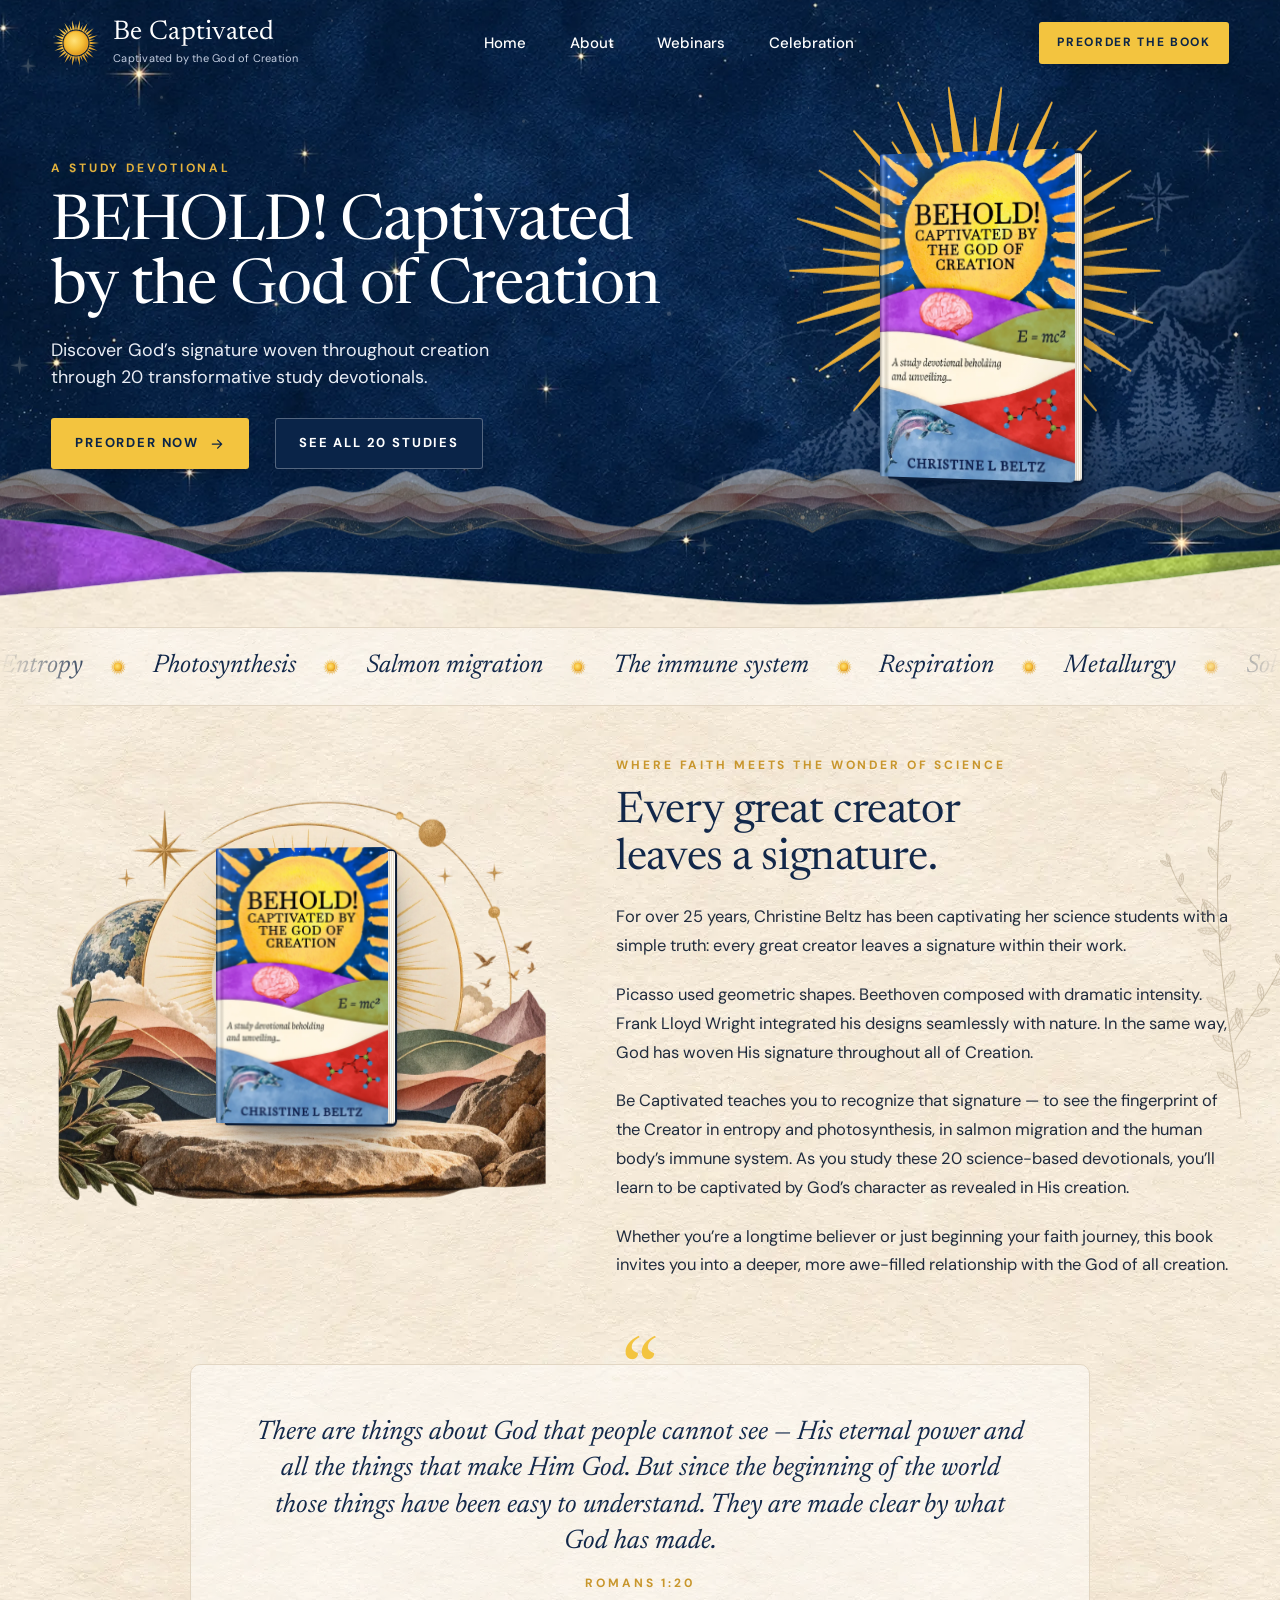
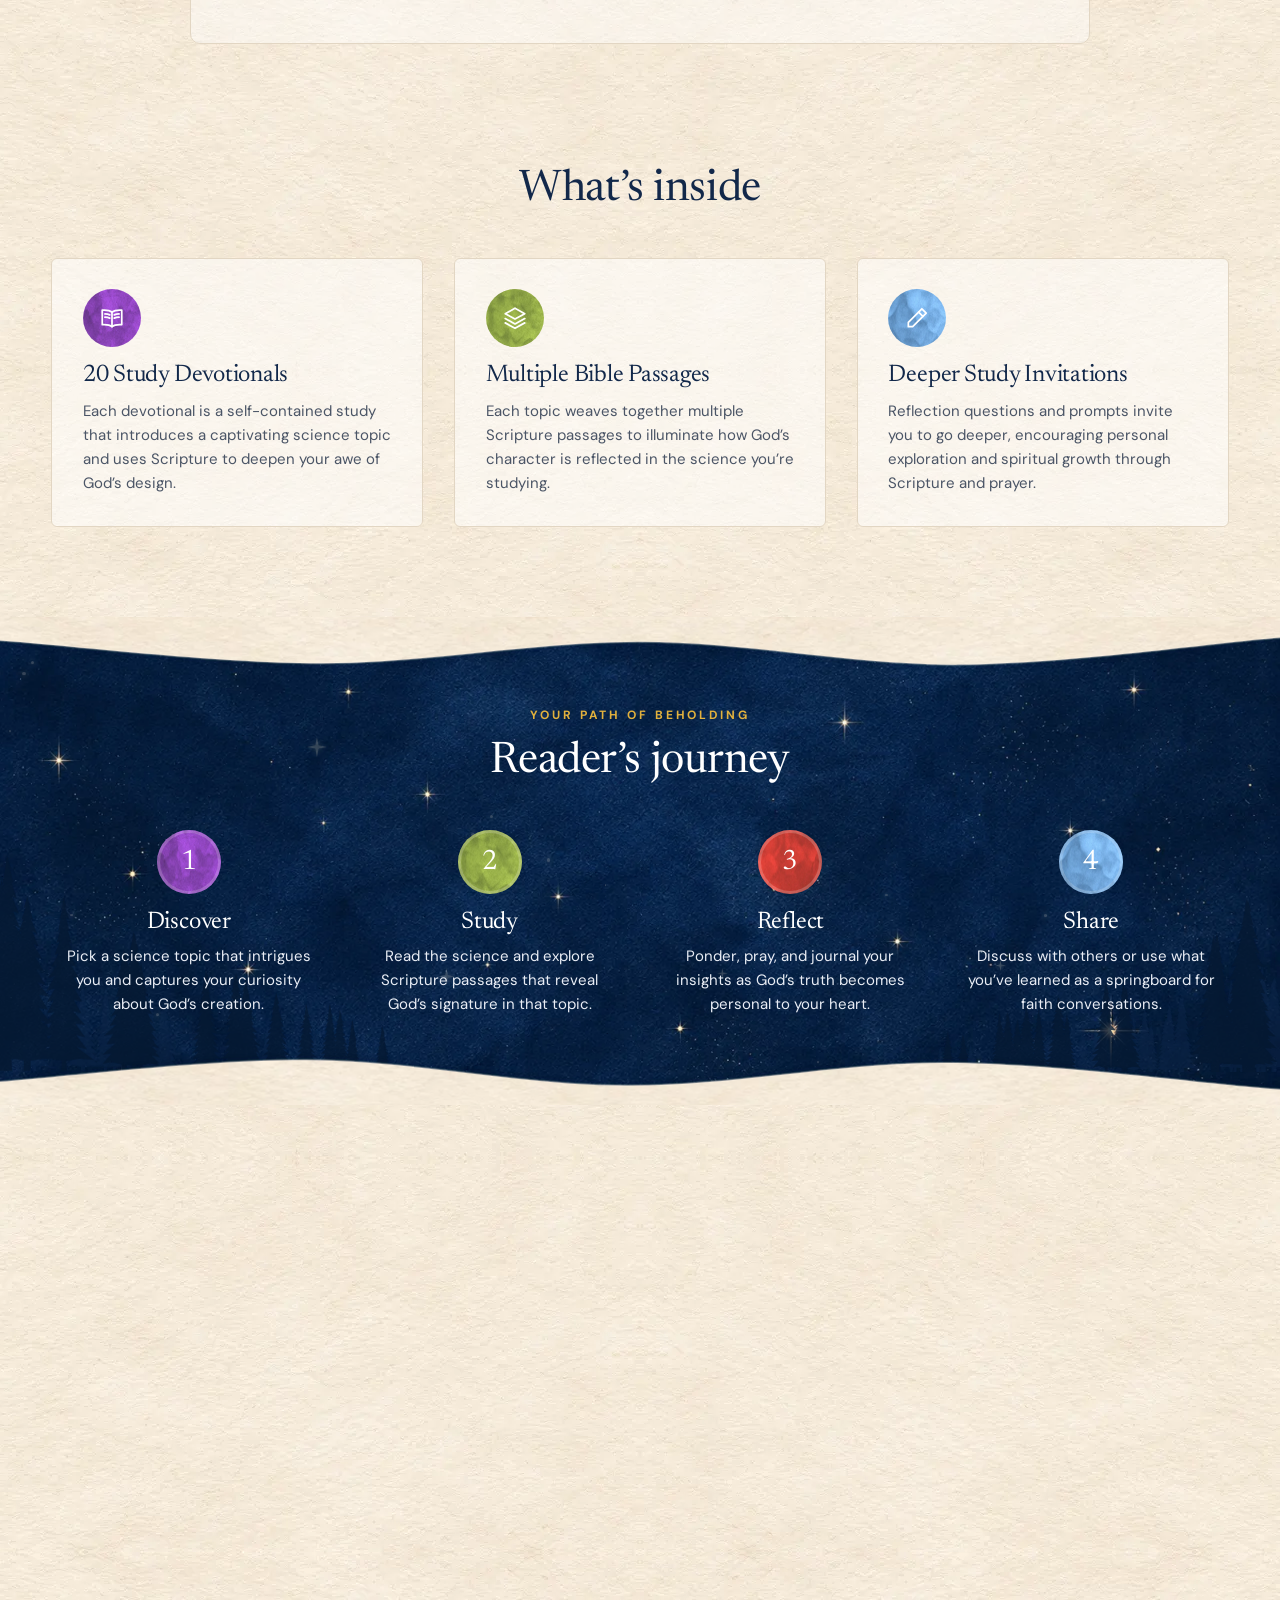
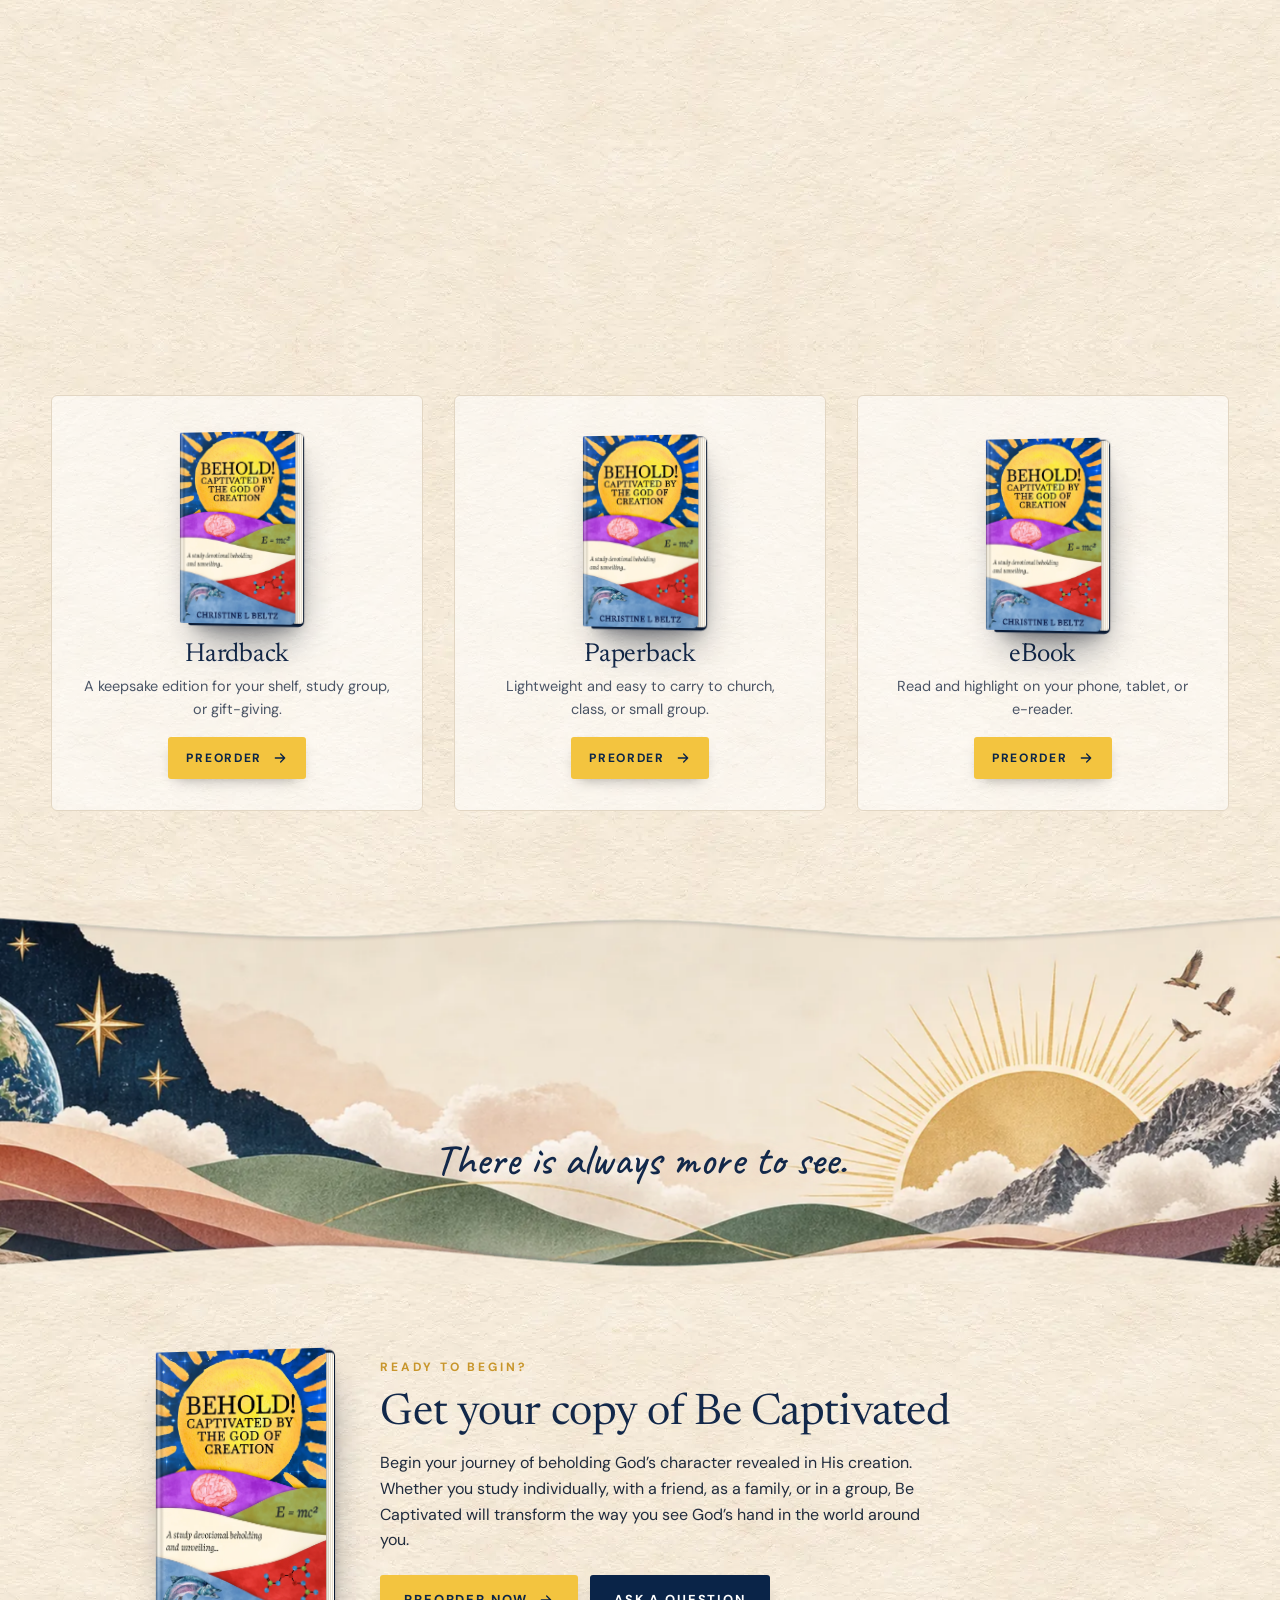
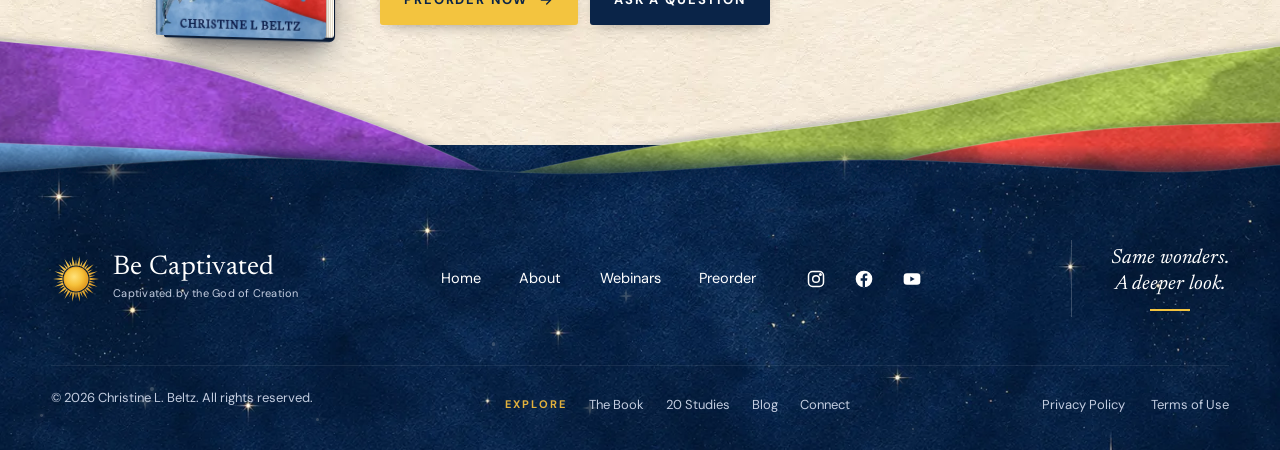
<file: website/book.html>
<!DOCTYPE html>
<html lang="en" class="no-js">
<head>
<meta charset="UTF-8">
<meta name="viewport" content="width=device-width, initial-scale=1">
<title>The Book | BEHOLD! Captivated by the God of Creation</title>
<meta name="description" content="BEHOLD! Captivated by the God of Creation — 20 study devotionals revealing God’s signature woven through every detail of creation, by Christine L. Beltz.">
<meta name="theme-color" content="#0a2448">
<meta property="og:type" content="website">
<meta property="og:title" content="The Book | BEHOLD! Captivated by the God of Creation">
<meta property="og:description" content="BEHOLD! Captivated by the God of Creation — 20 study devotionals revealing God’s signature woven through every detail of creation, by Christine L. Beltz.">
<meta property="og:image" content="images/covers/cover-devotional.jpg">
<link rel="icon" href="images/art/sun.svg" type="image/svg+xml">
<link rel="stylesheet" href="styles.css">
<script>document.documentElement.classList.remove('no-js');document.documentElement.classList.add('js')</script>
<meta name="robots" content="index, follow">
<meta name="author" content="Christine L. Beltz">
<link rel="canonical" href="https://becaptivatedbooks.com/book.html">
<meta property="og:url" content="https://becaptivatedbooks.com/book.html">
<meta name="twitter:card" content="summary_large_image">
</head>
<body>
<svg class="svg-defs" aria-hidden="true" focusable="false"><defs>
<pattern id="tx-purple" patternUnits="userSpaceOnUse" x="-160" y="0" width="1800" height="1013"><image href="images/textures/tex-purple.webp" width="1800" height="1013" preserveAspectRatio="none"/></pattern>
<pattern id="tx-green" patternUnits="userSpaceOnUse" x="-160" y="0" width="1800" height="1013"><image href="images/textures/tex-green.webp" width="1800" height="1013" preserveAspectRatio="none"/></pattern>
<pattern id="tx-red" patternUnits="userSpaceOnUse" x="-160" y="0" width="1800" height="1013"><image href="images/textures/tex-red.webp" width="1800" height="1013" preserveAspectRatio="none"/></pattern>
<pattern id="tx-blue" patternUnits="userSpaceOnUse" x="-160" y="0" width="1800" height="1013"><image href="images/textures/tex-blue.webp" width="1800" height="1013" preserveAspectRatio="none"/></pattern>
<pattern id="tx-lilac" patternUnits="userSpaceOnUse" x="-160" y="0" width="1800" height="1013"><image href="images/textures/tex-lilac.webp" width="1800" height="1013" preserveAspectRatio="none"/></pattern>
<pattern id="tx-paper" patternUnits="userSpaceOnUse" x="-160" y="0" width="1800" height="1013"><image href="images/textures/tex-paper.webp" width="1800" height="1013" preserveAspectRatio="none"/></pattern>
<pattern id="tx-navy" patternUnits="userSpaceOnUse" x="-160" y="0" width="1800" height="1013"><image href="images/textures/tex-navy.webp" width="1800" height="1013" preserveAspectRatio="none"/></pattern>
<filter id="f-cut" x="-5%" y="-40%" width="110%" height="180%"><feDropShadow dx="0" dy="-3" stdDeviation="4" flood-color="#0b1a30" flood-opacity=".28"/></filter>
<filter id="f-cut-down" x="-5%" y="-40%" width="110%" height="180%"><feDropShadow dx="0" dy="3" stdDeviation="4" flood-color="#0b1a30" flood-opacity=".22"/></filter>
<linearGradient id="g-fade" x1="0" y1="0" x2="0" y2="1"><stop offset="0" stop-color="#fff"/><stop offset=".38" stop-color="#fff"/><stop offset=".62" stop-color="#fff" stop-opacity=".45"/><stop offset=".95" stop-color="#fff" stop-opacity="0"/></linearGradient>
<mask id="m-fade" maskContentUnits="objectBoundingBox"><rect width="1" height="1" fill="url(#g-fade)"/></mask>
</defs></svg>
<a class="skip-link" href="#main">Skip to content</a>
<header class="site-header" id="top">
  <div class="container header-inner">
    <a class="brand" href="index.html" aria-label="Be Captivated home">
      <img class="brand__sun" src="images/art/sun.svg" alt="" width="50" height="50">
      <span><span class="brand__name">Be Captivated</span><span class="brand__tag">Captivated by the God of Creation</span></span>
    </a>
    <nav class="nav" aria-label="Main"><a href="index.html">Home</a><a href="about.html">About</a><a href="webinars.html">Webinars</a><a href="celebration.html">Celebration</a></nav>
    <button class="btn btn--sm header-cta" type="button" data-open="preorder">Preorder the book</button>
    <button class="menu-toggle" type="button" aria-expanded="false" aria-controls="mobile-panel" aria-label="Open menu"><span></span><span></span><span></span></button>
  </div>
  <div class="mobile-panel" id="mobile-panel">
    <nav aria-label="Mobile"><a href="index.html">Home</a><a href="about.html">About</a><a href="webinars.html">Webinars</a><a href="celebration.html">Celebration</a><a href="book.html">The Book</a><a href="studies.html">Studies</a><a href="blog.html">Blog</a><a href="contact.html">Connect</a></nav>
    <button class="btn btn--block" type="button" data-open="preorder">Preorder the book <svg viewBox="0 0 24 24" fill="none" stroke="currentColor" stroke-width="2" stroke-linecap="round" stroke-linejoin="round" aria-hidden="true" focusable="false" class="arrow"><path pathLength="1" d="M5 12h14M13 6l6 6-6 6"/></svg></button>
  </div>
</header>
<main id="main">

<section class="page-hero page-hero--simple sec-navy">
  <img class="hero-mtn" src="images/art/sketch-mountains-light.webp" alt="" data-px="80" data-py="-30">
  <div class="container page-hero__grid">
    <div class="page-hero__copy reveal" data-py="-40">
      <p class="eyebrow">A study devotional</p>
      <h1 class="h1">BEHOLD! Captivated by the God of Creation</h1>
      <p class="lede">Discover God’s signature woven throughout creation through 20 transformative study devotionals.</p>
      <div class="cta-row">
        <button class="btn" type="button" data-open="preorder">Preorder now <svg viewBox="0 0 24 24" fill="none" stroke="currentColor" stroke-width="2.0" stroke-linecap="round" stroke-linejoin="round" aria-hidden="true" focusable="false" class="arrow"><path pathLength="1" d="M5 12h14M13 6l6 6-6 6"/></svg></button>
        <a class="btn btn--navy" href="studies.html" style="box-shadow:inset 0 0 0 1px rgba(255,255,255,.3)">See all 20 studies</a>
      </div>
    </div>
    <div class="page-hero__visual reveal reveal-d1">
      <span class="sun-glow" aria-hidden="true" style="margin-left:calc(clamp(300px,30vw,440px) * -.5);width:clamp(300px,30vw,440px);top:-22%" data-py="-50" data-depth="-8"></span>
      <img class="hero-books__sun" src="images/art/sun-big.svg" alt="" style="left:50%" data-py="-60" data-depth="-12">
      <div class="book  " data-py="-30" data-depth="26"><div class="book__body"><span class="book__back"></span><span class="book__pages"></span><div class="book__cover"><img src="images/covers/cover-devotional.webp" alt="BEHOLD! Captivated by the God of Creation — study devotional cover" loading="eager" decoding="async"></div></div></div>
    </div>
  </div>
  <div class="flow " aria-hidden="true" data-py="-24" data-depth="5" style="--ratio:9.0667;--fh:clamp(60px,7vw,100px);bottom:clamp(30px,6vw,80px);opacity:.5;--fs:120s;z-index:1"><div class="flow__track" style="background-image:url(images/flow/flow-golden-ribbons.webp)"></div></div>
  <div class="wave wave--abs-bottom" aria-hidden="true" style="--h:clamp(80px,12vw,170px)"><svg class="wl" viewBox="-80 0 1600 170" preserveAspectRatio="none" focusable="false" data-wdy="0.080" data-wdx="-0.0120" style="--sa:1.10%;--sw:13.0s;--sd:0.0s"><path fill="url(#tx-purple)" filter="url(#f-cut)" d="M-82 172L-82 34L-80 34C-66.7 35 -40 35.7 0 40C40 44.3 110 48.3 160 60C210 71.7 256.7 91.3 300 110C343.3 128.7 400 161.7 420 172L1442 172L1442 172Z"/><path d="M-80 34C-66.7 35 -40 35.7 0 40C40 44.3 110 48.3 160 60C210 71.7 256.7 91.3 300 110C343.3 128.7 400 161.7 420 172" fill="none" stroke="rgba(255,255,255,.22)" stroke-width="1.2" vector-effect="non-scaling-stroke"/></svg><svg class="wl wl--rev" viewBox="-80 0 1600 170" preserveAspectRatio="none" focusable="false" data-wdy="0.125" data-wdx="0.0160" style="--sa:1.28%;--sw:16.5s;--sd:13.8s"><path fill="url(#tx-green)" filter="url(#f-cut)" d="M-2 172L-2 172L1000 172C1025 161.7 1100 125.3 1150 110C1200 94.7 1251.7 86.7 1300 80C1348.3 73.3 1403.3 72.2 1440 70C1476.7 67.8 1506.7 67.1 1520 66.6L1522 66.6L1522 172Z"/><path d="M1000 172C1025 161.7 1100 125.3 1150 110C1200 94.7 1251.7 86.7 1300 80C1348.3 73.3 1403.3 72.2 1440 70C1476.7 67.8 1506.7 67.1 1520 66.6" fill="none" stroke="rgba(255,255,255,.22)" stroke-width="1.2" vector-effect="non-scaling-stroke"/></svg><svg class="wl" viewBox="-80 0 1600 170" preserveAspectRatio="none" focusable="false" data-wdy="0.035" data-wdx="0.0000" style="--sa:0.50%;--sw:22.0s;--sd:16.6s"><path fill="url(#tx-paper)" filter="url(#f-cut)" d="M-82 172L-82 134.2L-80 134.2C-66.7 133.5 -63.3 135 0 130C63.3 125 200 106 300 104C400 102 500 112 600 118C700 124 800 139.3 900 140C1000 140.7 1110 129.3 1200 122C1290 114.7 1386.7 101.2 1440 96C1493.3 90.8 1506.7 91.7 1520 90.8L1522 90.8L1522 172Z"/><path d="M-80 134.2C-66.7 133.5 -63.3 135 0 130C63.3 125 200 106 300 104C400 102 500 112 600 118C700 124 800 139.3 900 140C1000 140.7 1110 129.3 1200 122C1290 114.7 1386.7 101.2 1440 96C1493.3 90.8 1506.7 91.7 1520 90.8" fill="none" stroke="rgba(255,255,255,.22)" stroke-width="1.2" vector-effect="non-scaling-stroke"/></svg></div>
</section>

<div class="marquee" aria-hidden="true" style="--ms:70s">
  <div class="marquee__track">
    <span>Entropy</span><span>Photosynthesis</span><span>Salmon migration</span><span>The immune system</span><span>Respiration</span><span>Metallurgy</span><span>Solution chemistry</span><span>Sleep &amp; rest</span><span>Forces of attraction</span><span>The science of smell</span>
    <span>Entropy</span><span>Photosynthesis</span><span>Salmon migration</span><span>The immune system</span><span>Respiration</span><span>Metallurgy</span><span>Solution chemistry</span><span>Sleep &amp; rest</span><span>Forces of attraction</span><span>The science of smell</span>
  </div>
</div>


<section class="section sec-cream" style="padding-top:clamp(30px,4vw,50px)">
  <img class="deco" src="images/art/botanical-sprig.svg" alt="" data-py="46" style="right:-26px;top:20px;width:clamp(110px,12vw,170px);opacity:.7">
  <div class="container">
    <div class="two-col">
      <div class="visual-stack reveal">
        <div class="stage">
          <img class="stage__pedestal" src="images/art/pedestal.webp" alt="" loading="lazy" data-py="16" data-depth="-6">
          <div class="stage__books" data-py="-24"><div class="book  b-dev" data-depth="16"><div class="book__body"><span class="book__back"></span><span class="book__pages"></span><div class="book__cover"><img src="images/covers/cover-devotional.webp" alt="BEHOLD! Captivated by the God of Creation — study devotional cover" loading="lazy" decoding="async"></div></div></div></div>
        </div>
      </div>
      <div class="reveal reveal-d1">
        <p class="eyebrow">Where faith meets the wonder of science</p>
        <h2 class="h2" style="margin-bottom:20px">Every great creator leaves a signature.</h2>
        <div class="prose">
          <p>For over 25 years, Christine Beltz has been captivating her science students with a simple truth: every great creator leaves a signature within their work.</p>
          <p>Picasso used geometric shapes. Beethoven composed with dramatic intensity. Frank Lloyd Wright integrated his designs seamlessly with nature. In the same way, God has woven His signature throughout all of Creation.</p>
          <p>Be Captivated teaches you to recognize that signature — to see the fingerprint of the Creator in entropy and photosynthesis, in salmon migration and the human body’s immune system. As you study these 20 science-based devotionals, you’ll learn to be captivated by God’s character as revealed in His creation.</p>
          <p>Whether you’re a longtime believer or just beginning your faith journey, this book invites you into a deeper, more awe-filled relationship with the God of all creation.</p>
        </div>
      </div>
    </div>
    <figure class="scripture reveal">
      <p>There are things about God that people cannot see — His eternal power and all the things that make Him God. But since the beginning of the world those things have been easy to understand. They are made clear by what God has made.</p>
      <figcaption><cite>Romans 1:20</cite></figcaption>
    </figure>
  </div>
</section>

<section class="section sec-cream" style="padding-top:0">
  <div class="container">
    <header class="section-head reveal">
      <p class="eyebrow">Inside the book</p>
      <h2 class="h2">What’s inside</h2>
    </header>
    <div class="grid-3">
      <article class="card feature-card-sm reveal"><div class="icon-circle bg-purple"><svg viewBox="0 0 24 24" fill="none" stroke="currentColor" stroke-width="1.6" stroke-linecap="round" stroke-linejoin="round" aria-hidden="true" focusable="false"><path pathLength="1" d="M12 6.5C10 5 7.4 4.5 3 4.8v13.4c4.4-.3 7 .2 9 1.8 2-1.6 4.6-2.1 9-1.8V4.8c-4.4-.3-7 .2-9 1.7z"/><path pathLength="1" d="M12 6.5V20"/><path pathLength="1" d="M5.5 8.2c1.8 0 3.2.3 4.4.9M5.5 11.2c1.8 0 3.2.3 4.4.9M18.5 8.2c-1.8 0-3.2.3-4.4.9M18.5 11.2c-1.8 0-3.2.3-4.4.9"/></svg></div><h3>20 Study Devotionals</h3><p>Each devotional is a self-contained study that introduces a captivating science topic and uses Scripture to deepen your awe of God’s design.</p></article>
      <article class="card feature-card-sm reveal reveal-d1"><div class="icon-circle bg-green"><svg viewBox="0 0 24 24" fill="none" stroke="currentColor" stroke-width="1.6" stroke-linecap="round" stroke-linejoin="round" aria-hidden="true" focusable="false"><path pathLength="1" d="M12 3l9 5-9 5-9-5z"/><path pathLength="1" d="M3 12.5l9 5 9-5M3 16.5l9 5 9-5"/></svg></div><h3>Multiple Bible Passages</h3><p>Each topic weaves together multiple Scripture passages to illuminate how God’s character is reflected in the science you’re studying.</p></article>
      <article class="card feature-card-sm reveal reveal-d2"><div class="icon-circle bg-blue"><svg viewBox="0 0 24 24" fill="none" stroke="currentColor" stroke-width="1.6" stroke-linecap="round" stroke-linejoin="round" aria-hidden="true" focusable="false"><path pathLength="1" d="M16.5 3.5l4 4L8 20H4v-4z"/><path pathLength="1" d="M13.5 6.5l4 4"/></svg></div><h3>Deeper Study Invitations</h3><p>Reflection questions and prompts invite you to go deeper, encouraging personal exploration and spiritual growth through Scripture and prayer.</p></article>
    </div>
  </div>
</section>

<section class="journey sec-navy">
  <div class="wave wave--abs-top" aria-hidden="true" style="--h:clamp(36px,5vw,80px)"><svg class="wl" viewBox="-80 0 1600 90" preserveAspectRatio="none" focusable="false" data-wdy="-0.120" data-wdx="-0.0120" style="--sa:1.10%;--sw:13.0s;--sd:0.0s"><path fill="url(#tx-paper)" filter="url(#f-cut-down)" d="M-82 -2L-82 35.7L-80 35.7C-66.7 36.4 -73.3 34 0 40C73.3 46 240 71.7 360 72C480 72.3 600 41.7 720 42C840 42.3 960 75 1080 74C1200 73 1366.7 43.2 1440 36C1513.3 28.8 1506.7 31.8 1520 30.9L1522 30.9L1522 -2Z"/><path d="M-80 35.7C-66.7 36.4 -73.3 34 0 40C73.3 46 240 71.7 360 72C480 72.3 600 41.7 720 42C840 42.3 960 75 1080 74C1200 73 1366.7 43.2 1440 36C1513.3 28.8 1506.7 31.8 1520 30.9" fill="none" stroke="rgba(255,255,255,.22)" stroke-width="1.2" vector-effect="non-scaling-stroke"/></svg></div>
  <img class="psalm-band__trees-l" src="images/art/trees-dark-left.svg" alt="" loading="lazy" style="opacity:.8" data-px="-30" data-py="-14">
  <img class="psalm-band__trees-r" src="images/art/trees-dark-right.svg" alt="" loading="lazy" style="opacity:.8" data-px="30" data-py="-10">
  <div class="container" style="position:relative;z-index:3">
    <header class="section-head reveal">
      <p class="eyebrow">Your path of beholding</p>
      <h2 class="h2">Reader’s journey</h2>
    </header>
    <div class="grid-4">
      <div class="step reveal"><div class="step__n bg-purple">1</div><h3>Discover</h3><p>Pick a science topic that intrigues you and captures your curiosity about God’s creation.</p></div>
      <div class="step reveal reveal-d1"><div class="step__n bg-green">2</div><h3>Study</h3><p>Read the science and explore Scripture passages that reveal God’s signature in that topic.</p></div>
      <div class="step reveal reveal-d2"><div class="step__n bg-red">3</div><h3>Reflect</h3><p>Ponder, pray, and journal your insights as God’s truth becomes personal to your heart.</p></div>
      <div class="step reveal reveal-d3"><div class="step__n bg-blue">4</div><h3>Share</h3><p>Discuss with others or use what you’ve learned as a springboard for faith conversations.</p></div>
    </div>
  </div>
  <div class="wave wave--abs-bottom" aria-hidden="true" style="--h:clamp(36px,5vw,80px)"><svg class="wl" viewBox="-80 0 1600 90" preserveAspectRatio="none" focusable="false" data-wdy="0.060" data-wdx="-0.0120" style="--sa:1.10%;--sw:13.0s;--sd:0.0s"><path fill="url(#tx-paper)" filter="url(#f-cut)" d="M-82 92L-82 56.3L-80 56.3C-66.7 55.6 -73.3 58 0 52C73.3 46 240 19.3 360 20C480 20.7 600 55.3 720 56C840 56.7 960 23.3 1080 24C1200 24.7 1366.7 53.2 1440 60C1513.3 66.8 1506.7 64 1520 64.8L1522 64.8L1522 92Z"/><path d="M-80 56.3C-66.7 55.6 -73.3 58 0 52C73.3 46 240 19.3 360 20C480 20.7 600 55.3 720 56C840 56.7 960 23.3 1080 24C1200 24.7 1366.7 53.2 1440 60C1513.3 66.8 1506.7 64 1520 64.8" fill="none" stroke="rgba(255,255,255,.22)" stroke-width="1.2" vector-effect="non-scaling-stroke"/></svg></div>
</section>

<section class="section sec-cream">
  <div class="container">
    <header class="section-head reveal">
      <p class="eyebrow">Getting started</p>
      <h2 class="h2">How to use this book</h2>
    </header>
    <div class="howto">
      <ol class="reveal">
        <li><strong>Read</strong> the introductory section to understand the science topic and its spiritual significance.</li>
        <li><strong>Study</strong> the Scripture passages provided, exploring how each one relates to the topic and God’s character.</li>
        <li><strong>Ponder and pray</strong> over the reflection questions, spending time in prayer and meditation on what God is revealing to you.</li>
        <li><strong>Reread and respond</strong> to the conclusion, journaling your thoughts and observations about God’s signature in creation.</li>
      </ol>
      <div class="reveal reveal-d1">
        <div class="note-card"><span class="script">One a week</span><h3>Suggested pace</h3><p>One devotional per week is a wonderful rhythm that allows time for thoughtful study and reflection. You may also study at your own pace — faster or slower depending on your schedule and spiritual journey.</p></div>
        <div class="note-card"><span class="script">Your way</span><h3>Flexible study options</h3><p>Study individually for personal devotion, with a friend for accountability and discussion, as a family to teach the next generation, or in a group to explore together. Topics can be studied in any order.</p></div>
      </div>
    </div>
  </div>
</section>

<section class="section sec-cream" style="padding-top:0">
  <div class="container">
    <header class="section-head reveal">
      <p class="eyebrow">Choose your format</p>
      <h2 class="h2">Available formats</h2>
    </header>
    <div class="grid-3">
      <div class="card format reveal"><div class="book  " data-py="-14"><div class="book__body"><span class="book__back"></span><span class="book__pages"></span><div class="book__cover"><img src="images/covers/cover-devotional.webp" alt="BEHOLD! Captivated by the God of Creation — study devotional cover" loading="lazy" decoding="async"></div></div></div><h3>Hardback</h3><p>A keepsake edition for your shelf, study group, or gift-giving.</p><button class="btn btn--sm" type="button" data-open="preorder">Preorder <svg viewBox="0 0 24 24" fill="none" stroke="currentColor" stroke-width="2.0" stroke-linecap="round" stroke-linejoin="round" aria-hidden="true" focusable="false" class="arrow"><path pathLength="1" d="M5 12h14M13 6l6 6-6 6"/></svg></button></div>
      <div class="card format reveal reveal-d1"><div class="book  " data-py="-24"><div class="book__body"><span class="book__back"></span><span class="book__pages"></span><div class="book__cover"><img src="images/covers/cover-devotional.webp" alt="BEHOLD! Captivated by the God of Creation — study devotional cover" loading="lazy" decoding="async"></div></div></div><h3>Paperback</h3><p>Lightweight and easy to carry to church, class, or small group.</p><button class="btn btn--sm" type="button" data-open="preorder">Preorder <svg viewBox="0 0 24 24" fill="none" stroke="currentColor" stroke-width="2.0" stroke-linecap="round" stroke-linejoin="round" aria-hidden="true" focusable="false" class="arrow"><path pathLength="1" d="M5 12h14M13 6l6 6-6 6"/></svg></button></div>
      <div class="card format reveal reveal-d2"><div class="book  " data-py="-34"><div class="book__body"><span class="book__back"></span><span class="book__pages"></span><div class="book__cover"><img src="images/covers/cover-devotional.webp" alt="BEHOLD! Captivated by the God of Creation — study devotional cover" loading="lazy" decoding="async"></div></div></div><h3>eBook</h3><p>Read and highlight on your phone, tablet, or e-reader.</p><button class="btn btn--sm" type="button" data-open="preorder">Preorder <svg viewBox="0 0 24 24" fill="none" stroke="currentColor" stroke-width="2.0" stroke-linecap="round" stroke-linejoin="round" aria-hidden="true" focusable="false" class="arrow"><path pathLength="1" d="M5 12h14M13 6l6 6-6 6"/></svg></button></div>
    </div>
  </div>
</section>

<section class="pano" aria-label="There is always more to see">
  <div class="wave wave--abs-top" aria-hidden="true" style="--h:clamp(30px,4vw,60px)"><svg class="wl" viewBox="-80 0 1600 90" preserveAspectRatio="none" focusable="false" data-wdy="-0.120" data-wdx="-0.0120" style="--sa:1.10%;--sw:13.0s;--sd:0.0s"><path fill="url(#tx-paper)" filter="url(#f-cut-down)" d="M-82 -2L-82 35.7L-80 35.7C-66.7 36.4 -73.3 34 0 40C73.3 46 240 71.7 360 72C480 72.3 600 41.7 720 42C840 42.3 960 75 1080 74C1200 73 1366.7 43.2 1440 36C1513.3 28.8 1506.7 31.8 1520 30.9L1522 30.9L1522 -2Z"/><path d="M-80 35.7C-66.7 36.4 -73.3 34 0 40C73.3 46 240 71.7 360 72C480 72.3 600 41.7 720 42C840 42.3 960 75 1080 74C1200 73 1366.7 43.2 1440 36C1513.3 28.8 1506.7 31.8 1520 30.9" fill="none" stroke="rgba(255,255,255,.22)" stroke-width="1.2" vector-effect="non-scaling-stroke"/></svg></div>
  <div class="pano__img" data-py="-70" data-depth="-8"></div>
  <p class="pano__caption" aria-hidden="true">There is always more to see.</p>
  <div class="wave wave--abs-bottom" aria-hidden="true" style="--h:clamp(30px,4vw,60px)"><svg class="wl" viewBox="-80 0 1600 90" preserveAspectRatio="none" focusable="false" data-wdy="0.060" data-wdx="-0.0120" style="--sa:1.10%;--sw:13.0s;--sd:0.0s"><path fill="url(#tx-paper)" filter="url(#f-cut)" d="M-82 92L-82 56.3L-80 56.3C-66.7 55.6 -73.3 58 0 52C73.3 46 240 19.3 360 20C480 20.7 600 55.3 720 56C840 56.7 960 23.3 1080 24C1200 24.7 1366.7 53.2 1440 60C1513.3 66.8 1506.7 64 1520 64.8L1522 64.8L1522 92Z"/><path d="M-80 56.3C-66.7 55.6 -73.3 58 0 52C73.3 46 240 19.3 360 20C480 20.7 600 55.3 720 56C840 56.7 960 23.3 1080 24C1200 24.7 1366.7 53.2 1440 60C1513.3 66.8 1506.7 64 1520 64.8" fill="none" stroke="rgba(255,255,255,.22)" stroke-width="1.2" vector-effect="non-scaling-stroke"/></svg></div>
</section>

<section class="cta-band sec-cream">
  <div class="container">
    <div class="cta-band__grid reveal">
      <div class="book  " data-py="-24" data-depth="12"><div class="book__body"><span class="book__back"></span><span class="book__pages"></span><div class="book__cover"><img src="images/covers/cover-devotional.webp" alt="BEHOLD! Captivated by the God of Creation — study devotional cover" loading="lazy" decoding="async"></div></div></div>
      <div>
        <p class="eyebrow">Ready to begin?</p>
        <h2 class="h2">Get your copy of Be Captivated</h2>
        <p>Begin your journey of beholding God’s character revealed in His creation. Whether you study individually, with a friend, as a family, or in a group, Be Captivated will transform the way you see God’s hand in the world around you.</p>
        <div class="btn-row"><button class="btn" type="button" data-open="preorder">Preorder now <svg viewBox="0 0 24 24" fill="none" stroke="currentColor" stroke-width="2.0" stroke-linecap="round" stroke-linejoin="round" aria-hidden="true" focusable="false" class="arrow"><path pathLength="1" d="M5 12h14M13 6l6 6-6 6"/></svg></button><a class="btn btn--navy" href="contact.html">Ask a question</a></div>
      </div>
    </div>
  </div>
  <div class="cta-band__waves"><div class="wave wave--blend" aria-hidden="true" style="--h:clamp(110px,15vw,220px)"><svg class="wl" viewBox="-80 0 1600 220" preserveAspectRatio="none" focusable="false" data-wdy="0.080" data-wdx="-0.0120" style="--sa:1.10%;--sw:13.0s;--sd:0.0s"><path fill="url(#tx-purple)" filter="url(#f-cut)" d="M-82 222L-82 34.2L-80 34.2C-66.7 35.2 -46.7 35 0 40C46.7 45 136.7 50.7 200 64C263.3 77.3 326.7 101.3 380 120C433.3 138.7 483.3 159 520 176C556.7 193 586.7 214.3 600 222L1442 222L1442 222Z"/><path d="M-80 34.2C-66.7 35.2 -46.7 35 0 40C46.7 45 136.7 50.7 200 64C263.3 77.3 326.7 101.3 380 120C433.3 138.7 483.3 159 520 176C556.7 193 586.7 214.3 600 222" fill="none" stroke="rgba(255,255,255,.22)" stroke-width="1.2" vector-effect="non-scaling-stroke"/></svg><svg class="wl wl--rev" viewBox="-80 0 1600 220" preserveAspectRatio="none" focusable="false" data-wdy="0.125" data-wdx="0.0160" style="--sa:1.28%;--sw:16.5s;--sd:13.8s"><path fill="url(#tx-green)" filter="url(#f-cut)" d="M-2 222L-2 222L420 222C466.7 211.7 603.3 177 700 160C796.7 143 910 135 1000 120C1090 105 1166.7 83.3 1240 70C1313.3 56.7 1393.3 46.2 1440 40C1486.7 33.8 1506.7 34 1520 32.8L1522 32.8L1522 222Z"/><path d="M420 222C466.7 211.7 603.3 177 700 160C796.7 143 910 135 1000 120C1090 105 1166.7 83.3 1240 70C1313.3 56.7 1393.3 46.2 1440 40C1486.7 33.8 1506.7 34 1520 32.8" fill="none" stroke="rgba(255,255,255,.22)" stroke-width="1.2" vector-effect="non-scaling-stroke"/></svg><svg class="wl" viewBox="-80 0 1600 220" preserveAspectRatio="none" focusable="false" data-wdy="0.170" data-wdx="-0.0200" style="--sa:1.46%;--sw:20.0s;--sd:14.6s"><path fill="url(#tx-red)" filter="url(#f-cut)" d="M-2 222L-2 222L820 222C856.7 211.7 970 175.3 1040 160C1110 144.7 1173.3 136.3 1240 130C1306.7 123.7 1393.3 123.7 1440 122C1486.7 120.3 1506.7 120.4 1520 120.1L1522 120.1L1522 222Z"/><path d="M820 222C856.7 211.7 970 175.3 1040 160C1110 144.7 1173.3 136.3 1240 130C1306.7 123.7 1393.3 123.7 1440 122C1486.7 120.3 1506.7 120.4 1520 120.1" fill="none" stroke="rgba(255,255,255,.22)" stroke-width="1.2" vector-effect="non-scaling-stroke"/></svg><svg class="wl wl--rev" viewBox="-80 0 1600 220" preserveAspectRatio="none" focusable="false" data-wdy="0.215" data-wdx="0.0240" style="--sa:1.64%;--sw:23.5s;--sd:15.4s"><path fill="url(#tx-blue)" filter="url(#f-cut)" d="M-82 222L-82 137.4L-80 137.4C-66.7 137.9 -63.3 136.9 0 140C63.3 143.1 206.7 146 300 156C393.3 166 493.3 189 560 200C626.7 211 676.7 218.3 700 222L1442 222L1442 222Z"/><path d="M-80 137.4C-66.7 137.9 -63.3 136.9 0 140C63.3 143.1 206.7 146 300 156C393.3 166 493.3 189 560 200C626.7 211 676.7 218.3 700 222" fill="none" stroke="rgba(255,255,255,.22)" stroke-width="1.2" vector-effect="non-scaling-stroke"/></svg><svg class="wl" viewBox="-80 0 1600 220" preserveAspectRatio="none" focusable="false" data-wdy="0.035" data-wdx="0.0000" style="--sa:0.50%;--sw:22.0s;--sd:11.2s"><path fill="url(#tx-navy)" filter="url(#f-cut)" d="M-82 222L-82 198.6L-80 198.6C-66.7 198.1 -63.3 199.1 0 196C63.3 192.9 193.3 179.7 300 180C406.7 180.3 526.7 197.7 640 198C753.3 198.3 870 182.3 980 182C1090 181.7 1223.3 195 1300 196C1376.7 197 1403.3 189.8 1440 188C1476.7 186.2 1506.7 185.7 1520 185.3L1522 185.3L1522 222Z"/><path d="M-80 198.6C-66.7 198.1 -63.3 199.1 0 196C63.3 192.9 193.3 179.7 300 180C406.7 180.3 526.7 197.7 640 198C753.3 198.3 870 182.3 980 182C1090 181.7 1223.3 195 1300 196C1376.7 197 1403.3 189.8 1440 188C1476.7 186.2 1506.7 185.7 1520 185.3" fill="none" stroke="rgba(255,255,255,.22)" stroke-width="1.2" vector-effect="non-scaling-stroke"/></svg></div></div>
</section>

</main>
<footer class="site-footer sec-navy">
  <div class="container">
    <div class="footer-top">
      <a class="brand" href="index.html" aria-label="Be Captivated home">
        <img class="brand__sun" src="images/art/sun.svg" alt="" width="50" height="50" loading="lazy">
        <span><span class="brand__name">Be Captivated</span><span class="brand__tag">Captivated by the God of Creation</span></span>
      </a>
      <div class="footer-mid">
        <nav class="footer-nav" aria-label="Footer"><a href="index.html">Home</a><a href="about.html">About</a><a href="webinars.html">Webinars</a><button type="button" data-open="preorder">Preorder</button></nav>
        <div class="socials">
          <a href="#" aria-label="Instagram"><svg viewBox="0 0 24 24" fill="none" stroke="currentColor" stroke-width="1.8" stroke-linecap="round" stroke-linejoin="round" aria-hidden="true" focusable="false"><rect x="3" y="3" width="18" height="18" rx="5"/><circle cx="12" cy="12" r="4"/><circle cx="17.3" cy="6.7" r=".9" fill="currentColor"/></svg></a>
          <a href="#" aria-label="Facebook"><svg viewBox="0 0 24 24" fill="none" stroke="currentColor" stroke-width="1.6" stroke-linecap="round" stroke-linejoin="round" aria-hidden="true" focusable="false"><circle cx="12" cy="12" r="10" fill="currentColor" stroke="none"/><path pathLength="1" d="M13.2 21.8V14h2.4l.4-2.8h-2.8V9.5c0-.8.3-1.4 1.4-1.4H16V5.6c-.3 0-1.1-.1-2.1-.1-2.1 0-3.5 1.3-3.5 3.6v2.1H8V14h2.4v7.8" fill="var(--navy,#0a2448)" stroke="none"/></svg></a>
          <a href="#" aria-label="YouTube"><svg viewBox="0 0 24 24" fill="none" stroke="currentColor" stroke-width="1.6" stroke-linecap="round" stroke-linejoin="round" aria-hidden="true" focusable="false"><rect x="2" y="5" width="20" height="14" rx="4" fill="currentColor" stroke="none"/><path pathLength="1" d="M10 9v6l5.2-3z" fill="var(--navy,#0a2448)" stroke="none"/></svg></a>
        </div>
      </div>
      <p class="footer-sign">Same wonders.<br>A deeper look.</p>
    </div>
    <div class="footer-bottom">
      <p>© 2026 Christine L. Beltz. All rights reserved.</p>
      <div class="footer-explore"><span>Explore</span><a href="book.html">The Book</a><a href="studies.html">20 Studies</a><a href="blog.html">Blog</a><a href="contact.html">Connect</a></div>
      <nav aria-label="Legal"><a href="#">Privacy Policy</a><a href="#">Terms of Use</a></nav>
    </div>
  </div>
</footer>
<dialog class="modal" id="modal-preorder" aria-labelledby="po-title">
  <div class="modal__card">
    <button class="modal__close" type="button" data-close aria-label="Close"><svg viewBox="0 0 24 24" fill="none" stroke="currentColor" stroke-width="2" stroke-linecap="round" stroke-linejoin="round" aria-hidden="true" focusable="false"><path pathLength="1" d="M6 6l12 12M18 6L6 18"/></svg></button>
    <img class="deco po__art-l" src="images/art/botanical-sprig.svg" alt="" data-depth="10">
    <img class="deco po__art-r" src="images/art/botanical-branch.svg" alt="" data-depth="14">
    <form class="po" id="preorder-form" novalidate>
      <div class="modal-brand"><img src="images/art/sun.svg" alt=""><span><span class="brand__name">Be Captivated</span><span class="brand__tag">Captivated by the God of Creation</span></span></div>
      <p class="eyebrow">Be the first to get your copy.</p>
      <h2 id="po-title">Preorder Be Captivated</h2>
      <p class="po__sub">Fill out the form below and we'll reach out when your copy is ready.</p>
      <div style="max-width:380px;margin:0 auto;text-align:left">
        <label style="display:block;font-size:12px;font-weight:700;letter-spacing:.12em;text-transform:uppercase;color:var(--gold-deep);margin-bottom:4px">Full Name</label>
        <input type="text" name="fullName" placeholder="Your full name" required style="width:100%;padding:10px 12px;border:1px solid var(--paper-line);border-radius:var(--radius);background:var(--cream);font-size:15px;margin-bottom:14px">
        <label style="display:block;font-size:12px;font-weight:700;letter-spacing:.12em;text-transform:uppercase;color:var(--gold-deep);margin-bottom:4px">Email</label>
        <input type="email" name="email" placeholder="you@example.com" required style="width:100%;padding:10px 12px;border:1px solid var(--paper-line);border-radius:var(--radius);background:var(--cream);font-size:15px;margin-bottom:14px">
        <label style="display:block;font-size:12px;font-weight:700;letter-spacing:.12em;text-transform:uppercase;color:var(--gold-deep);margin-bottom:4px">Phone</label>
        <input type="tel" name="phone" placeholder="(559) 000-0000" style="width:100%;padding:10px 12px;border:1px solid var(--paper-line);border-radius:var(--radius);background:var(--cream);font-size:15px;margin-bottom:14px">
        <label style="display:block;font-size:12px;font-weight:700;letter-spacing:.12em;text-transform:uppercase;color:var(--gold-deep);margin-bottom:4px">Preferred Format</label>
        <select name="preferredFormat" style="width:100%;padding:10px 12px;border:1px solid var(--paper-line);border-radius:var(--radius);background:var(--cream);font-size:15px;margin-bottom:14px;appearance:none">
          <option value="" disabled selected>Choose a format…</option>
          <option value="Spiral (Vervante)">Spiral Bound (Vervante)</option>
          <option value="Paperback (KDP)">Paperback (KDP)</option>
          <option value="Hardcover (KDP)">Hardcover (KDP)</option>
          <option value="Undecided">Not sure yet</option>
        </select>
      </div>
      <button class="btn po__cta" type="submit">Submit preorder <svg viewBox="0 0 24 24" fill="none" stroke="currentColor" stroke-width="2" stroke-linecap="round" stroke-linejoin="round" aria-hidden="true" focusable="false" class="arrow"><path pathLength="1" d="M5 12h14M13 6l6 6-6 6"/></svg></button>
      <p class="po__perks"><span><svg viewBox="0 0 24 24" fill="none" stroke="currentColor" stroke-width="1.4" stroke-linecap="round" stroke-linejoin="round" aria-hidden="true" focusable="false"><path pathLength="1" d="M2.5 6.5h11v9h-11z"/><path pathLength="1" d="M13.5 9.5h4l3 3v3h-7"/><circle cx="6.5" cy="17" r="1.8"/><circle cx="17" cy="17" r="1.8"/></svg> Be part of the release</span><span>Spiral, Paperback &amp; Hardcover</span><span>We'll contact you when it's ready</span></p>
    </form>
    <div class="po__success" id="preorder-success" style="display:none;text-align:center;padding:40px 20px">
      <img src="images/art/sun.svg" alt="" width="56" height="56" style="margin:0 auto 16px">
      <h3 style="font-family:var(--serif);font-size:28px;margin-bottom:8px;color:var(--gold-deep)">You're on the list!</h3>
      <p style="color:var(--muted)">Thank you for your preorder interest. We'll reach out when your copy is ready.</p>
      <button class="btn btn--sm" type="button" data-close style="margin-top:18px">Close</button>
    </div>
  </div>
</dialog>
<script>
/* ---- Preorder popup → Google Sheets ---- */
(function () {
  var SCRIPT_URL = 'https://script.google.com/macros/s/AKfycbyxErsj3yXrEOWwQFBPzjxPMxjFqrHMQAWILl3VZEO-gmKOyHC-3Sf5zFHCklYKPgM/exec';
  var form = document.getElementById('preorder-form');
  if (!form) return;
  form.addEventListener('submit', function (e) {
    e.preventDefault();
    var btn = form.querySelector('.po__cta');
    btn.disabled = true; btn.textContent = 'Sending…';
    var data = new FormData(form);
    var payload = {};
    data.forEach(function (v, k) { payload[k] = v; });
    payload.source = 'preorder-popup';
    payload.timestamp = new Date().toISOString();
    fetch(SCRIPT_URL, {
      method: 'POST', mode: 'no-cors',
      headers: { 'Content-Type': 'text/plain' },
      body: JSON.stringify(payload)
    }).then(function () {
      form.style.display = 'none';
      document.getElementById('preorder-success').style.display = 'block';
    }).catch(function () {
      btn.disabled = false; btn.textContent = 'Try again';
    });
  });
})();
</script>
<dialog class="modal modal--split" id="modal-webinar" aria-labelledby="ws-title">
  <div class="modal__card">
    <button class="modal__close" type="button" data-close aria-label="Close"><svg viewBox="0 0 24 24" fill="none" stroke="currentColor" stroke-width="2" stroke-linecap="round" stroke-linejoin="round" aria-hidden="true" focusable="false"><path pathLength="1" d="M6 6l12 12M18 6L6 18"/></svg></button>
    <div class="ws">
      <div class="ws__side">
        <div class="ws__milky"></div>
        <div class="brand" style="position:relative;z-index:2"><img class="brand__sun" src="images/art/sun.svg" alt=""><span><span class="brand__name">Be Captivated</span><span class="brand__tag">Captivated by the God of Creation</span></span></div>
        <p class="ws__quote" data-depth="-8">“Questions<br>lead to deeper<br>wonder.”</p>
        <div class="ws__scene">
          <div class="flow " aria-hidden="true" style="--ratio:9.5083;--fh:96px;bottom:34px;opacity:.95;--fs:60s"><div class="flow__track" style="background-image:url(images/flow/flow-misty-hills.webp)"></div></div>
          <div class="wave" aria-hidden="true"><svg class="wl" viewBox="-22 0 444 90" preserveAspectRatio="none" focusable="false" data-wdy="0.080" data-wdx="-0.0120" style="--sa:1.10%;--sw:13.0s;--sd:0.0s"><path fill="url(#tx-purple)" filter="url(#f-cut)" d="M-24 92L-24 18.9L-22 18.9C-18.3 19.1 -23.7 18.1 0 20C23.7 21.9 76.7 24 120 30C163.3 36 220 46 260 56C300 66 343.3 84.3 360 90L402 90L402 92Z"/><path d="M-22 18.9C-18.3 19.1 -23.7 18.1 0 20C23.7 21.9 76.7 24 120 30C163.3 36 220 46 260 56C300 66 343.3 84.3 360 90" fill="none" stroke="rgba(255,255,255,.22)" stroke-width="1.2" vector-effect="non-scaling-stroke"/></svg><svg class="wl wl--rev" viewBox="-22 0 444 90" preserveAspectRatio="none" focusable="false" data-wdy="0.125" data-wdx="0.0160" style="--sa:1.28%;--sw:16.5s;--sd:13.8s"><path fill="url(#tx-green)" filter="url(#f-cut)" d="M-2 92L-2 90L80 90C100 84 160 62 200 54C240 46 286.7 46 320 42C353.3 38 383 32.3 400 30C417 27.7 418.3 28.4 422 28L424 28L424 92Z"/><path d="M80 90C100 84 160 62 200 54C240 46 286.7 46 320 42C353.3 38 383 32.3 400 30C417 27.7 418.3 28.4 422 28" fill="none" stroke="rgba(255,255,255,.22)" stroke-width="1.2" vector-effect="non-scaling-stroke"/></svg><svg class="wl" viewBox="-22 0 444 90" preserveAspectRatio="none" focusable="false" data-wdy="0.170" data-wdx="-0.0200" style="--sa:1.46%;--sw:20.0s;--sd:14.6s"><path fill="url(#tx-red)" filter="url(#f-cut)" d="M-24 92L-24 67.8L-22 67.8C-18.3 67.8 -23.7 67.6 0 68C23.7 68.4 80 68.7 120 70C160 71.3 205 72.7 240 76C275 79.3 315 87.7 330 90L402 90L402 92Z"/><path d="M-22 67.8C-18.3 67.8 -23.7 67.6 0 68C23.7 68.4 80 68.7 120 70C160 71.3 205 72.7 240 76C275 79.3 315 87.7 330 90" fill="none" stroke="rgba(255,255,255,.22)" stroke-width="1.2" vector-effect="non-scaling-stroke"/></svg><svg class="wl wl--rev" viewBox="-22 0 444 90" preserveAspectRatio="none" focusable="false" data-wdy="0.035" data-wdx="0.0000" style="--sa:0.50%;--sw:22.0s;--sd:13.9s"><path fill="url(#tx-blue)" filter="url(#f-cut)" d="M-2 92L-2 90L250 90C261.7 86.7 295 75.3 320 70C345 64.7 383 60.3 400 58C417 55.7 418.3 56.4 422 56L424 56L424 92Z"/><path d="M250 90C261.7 86.7 295 75.3 320 70C345 64.7 383 60.3 400 58C417 55.7 418.3 56.4 422 56" fill="none" stroke="rgba(255,255,255,.22)" stroke-width="1.2" vector-effect="non-scaling-stroke"/></svg></div>
        </div>
      </div>
      <div class="ws__main">
        <p class="eyebrow">Be Captivated Webinars</p>
        <h2 id="ws-title">Be part of the conversation.</h2>
        <p>Join the webinar list to get updates on upcoming events, special guests, and exclusive content.</p>
        <ul class="ws__list">
          <li><svg viewBox="0 0 24 24" fill="none" stroke="currentColor" stroke-width="1.3" stroke-linecap="round" stroke-linejoin="round" aria-hidden="true" focusable="false"><circle cx="12" cy="7.5" r="2.6"/><circle cx="5.6" cy="9" r="2.1"/><circle cx="18.4" cy="9" r="2.1"/><path pathLength="1" d="M7.4 19v-1.8a4.6 4.6 0 0 1 9.2 0V19"/><path pathLength="1" d="M2.2 18.6v-1.1a3.4 3.4 0 0 1 4.9-3.1M21.8 18.6v-1.1a3.4 3.4 0 0 0-4.9-3.1"/></svg> Live discussions with Christine</li>
          <li><svg viewBox="0 0 24 24" fill="none" stroke="currentColor" stroke-width="1.3" stroke-linecap="round" stroke-linejoin="round" aria-hidden="true" focusable="false"><path pathLength="1" d="M12 6.5C10 5 7.4 4.5 3 4.8v13.4c4.4-.3 7 .2 9 1.8 2-1.6 4.6-2.1 9-1.8V4.8c-4.4-.3-7 .2-9 1.7z"/><path pathLength="1" d="M12 6.5V20"/><path pathLength="1" d="M5.5 8.2c1.8 0 3.2.3 4.4.9M5.5 11.2c1.8 0 3.2.3 4.4.9M18.5 8.2c-1.8 0-3.2.3-4.4.9M18.5 11.2c-1.8 0-3.2.3-4.4.9"/></svg> Faith, science, and everyday wonder</li>
          <li><svg viewBox="0 0 24 24" fill="none" stroke="currentColor" stroke-width="1.3" stroke-linecap="round" stroke-linejoin="round" aria-hidden="true" focusable="false"><path pathLength="1" d="M9 18h6M10 21h4"/><path pathLength="1" d="M12 3a6 6 0 0 0-3.6 10.8c.7.6 1.1 1.4 1.1 2.2V16h5v0c0-.8.4-1.6 1.1-2.2A6 6 0 0 0 12 3z"/><path pathLength="1" d="M12 0.8V1.6M3 9.5h-.8M21.8 9.5H21M5.2 3.6l.6.6M18.8 3.6l-.6.6"/></svg> Practical takeaways</li>
          <li><svg viewBox="0 0 24 24" fill="none" stroke="currentColor" stroke-width="1.3" stroke-linecap="round" stroke-linejoin="round" aria-hidden="true" focusable="false"><circle cx="12" cy="7.5" r="2.6"/><circle cx="5.6" cy="9" r="2.1"/><circle cx="18.4" cy="9" r="2.1"/><path pathLength="1" d="M7.4 19v-1.8a4.6 4.6 0 0 1 9.2 0V19"/><path pathLength="1" d="M2.2 18.6v-1.1a3.4 3.4 0 0 1 4.9-3.1M21.8 18.6v-1.1a3.4 3.4 0 0 0-4.9-3.1"/></svg> For families, students, and curious minds</li>
        </ul>
        <form class="ws__form" action="#" data-signup>
          <div class="form-fields" style="display:grid;gap:12px">
            <label class="sr-only" for="ws-name">First name</label>
            <input id="ws-name" type="text" name="first_name" placeholder="First name" autocomplete="given-name">
            <label class="sr-only" for="ws-email">Email address</label>
            <input id="ws-email" type="email" name="email" placeholder="Email address" autocomplete="email" required>
            <label class="check"><input type="checkbox" name="consent" checked> Yes, keep me updated on webinars, resources, and new releases.</label>
            <button class="btn btn--block" type="submit">Join the webinar list <svg viewBox="0 0 24 24" fill="none" stroke="currentColor" stroke-width="2" stroke-linecap="round" stroke-linejoin="round" aria-hidden="true" focusable="false" class="arrow"><path pathLength="1" d="M5 12h14M13 6l6 6-6 6"/></svg></button>
            <p class="ws__note"><svg viewBox="0 0 24 24" fill="none" stroke="currentColor" stroke-width="1.6" stroke-linecap="round" stroke-linejoin="round" aria-hidden="true" focusable="false"><rect x="5" y="10.5" width="14" height="10" rx="1.5" fill="currentColor" stroke="none"/><path pathLength="1" d="M8 10.5V8a4 4 0 0 1 8 0v2.5"/></svg> No spam. Just meaningful content.</p>
          </div>
          <p class="form-success" role="status">Thank you! You’re on the list — watch your inbox for the next webinar invitation.</p>
        </form>
        <div class="ws__foot">
          <div class="wave" aria-hidden="true"><svg class="wl" viewBox="-28 0 556 110" preserveAspectRatio="none" focusable="false" data-wdy="0.100" data-wdx="-0.0120" style="--sa:1.10%;--sw:13.0s;--sd:0.0s"><path fill="url(#tx-green)" d="M-28 100.2C-23.3 99.9 -24.7 101 0 98C24.7 95 80 86.3 120 82C160 77.7 196.7 75.7 240 72C283.3 68.3 336.7 65.3 380 60C423.3 54.7 475.3 43.8 500 40C524.7 36.2 523.3 37.7 528 37.2L528 78.6C523.3 78.8 524.7 78.1 500 80C475.3 81.9 423.3 87.3 380 90C336.7 92.7 283.3 94.3 240 96C196.7 97.7 160 97.7 120 100C80 102.3 24.7 108.1 0 110C-24.7 111.9 -23.3 111.2 -28 111.4Z"/></svg><svg class="wl wl--rev" viewBox="-28 0 556 110" preserveAspectRatio="none" focusable="false" data-wdy="0.125" data-wdx="0.0160" style="--sa:1.28%;--sw:16.5s;--sd:13.8s"><path fill="url(#tx-red)" filter="url(#f-cut)" d="M-30 112L-30 112L-28 112C-23.3 111.7 -21.3 112.3 0 110C21.3 107.7 66.7 101 100 98C133.3 95 166.7 91.7 200 92C233.3 92.3 273.3 97 300 100C326.7 103 350 108.3 360 110L502 110L502 112Z"/><path d="M-28 112C-23.3 111.7 -21.3 112.3 0 110C21.3 107.7 66.7 101 100 98C133.3 95 166.7 91.7 200 92C233.3 92.3 273.3 97 300 100C326.7 103 350 108.3 360 110" fill="none" stroke="rgba(255,255,255,.22)" stroke-width="1.2" vector-effect="non-scaling-stroke"/></svg><svg class="wl" viewBox="-28 0 556 110" preserveAspectRatio="none" focusable="false" data-wdy="0.035" data-wdx="0.0000" style="--sa:0.50%;--sw:22.0s;--sd:16.6s"><path fill="url(#tx-blue)" filter="url(#f-cut)" d="M-2 112L-2 110L160 110C176.7 103.3 223.3 84.3 260 70C296.7 55.7 340 35 380 24C420 13 475.3 7.8 500 4C524.7 0.2 523.3 1.7 528 1.2L530 1.2L530 112Z"/><path d="M160 110C176.7 103.3 223.3 84.3 260 70C296.7 55.7 340 35 380 24C420 13 475.3 7.8 500 4C524.7 0.2 523.3 1.7 528 1.2" fill="none" stroke="rgba(255,255,255,.22)" stroke-width="1.2" vector-effect="non-scaling-stroke"/></svg></div>
          <p class="script">Same Creator.<br>Different Journeys.</p>
        </div>
      </div>
    </div>
  </div>
</dialog>
<script src="script.js" defer></script>
</body>
</html>
</file>
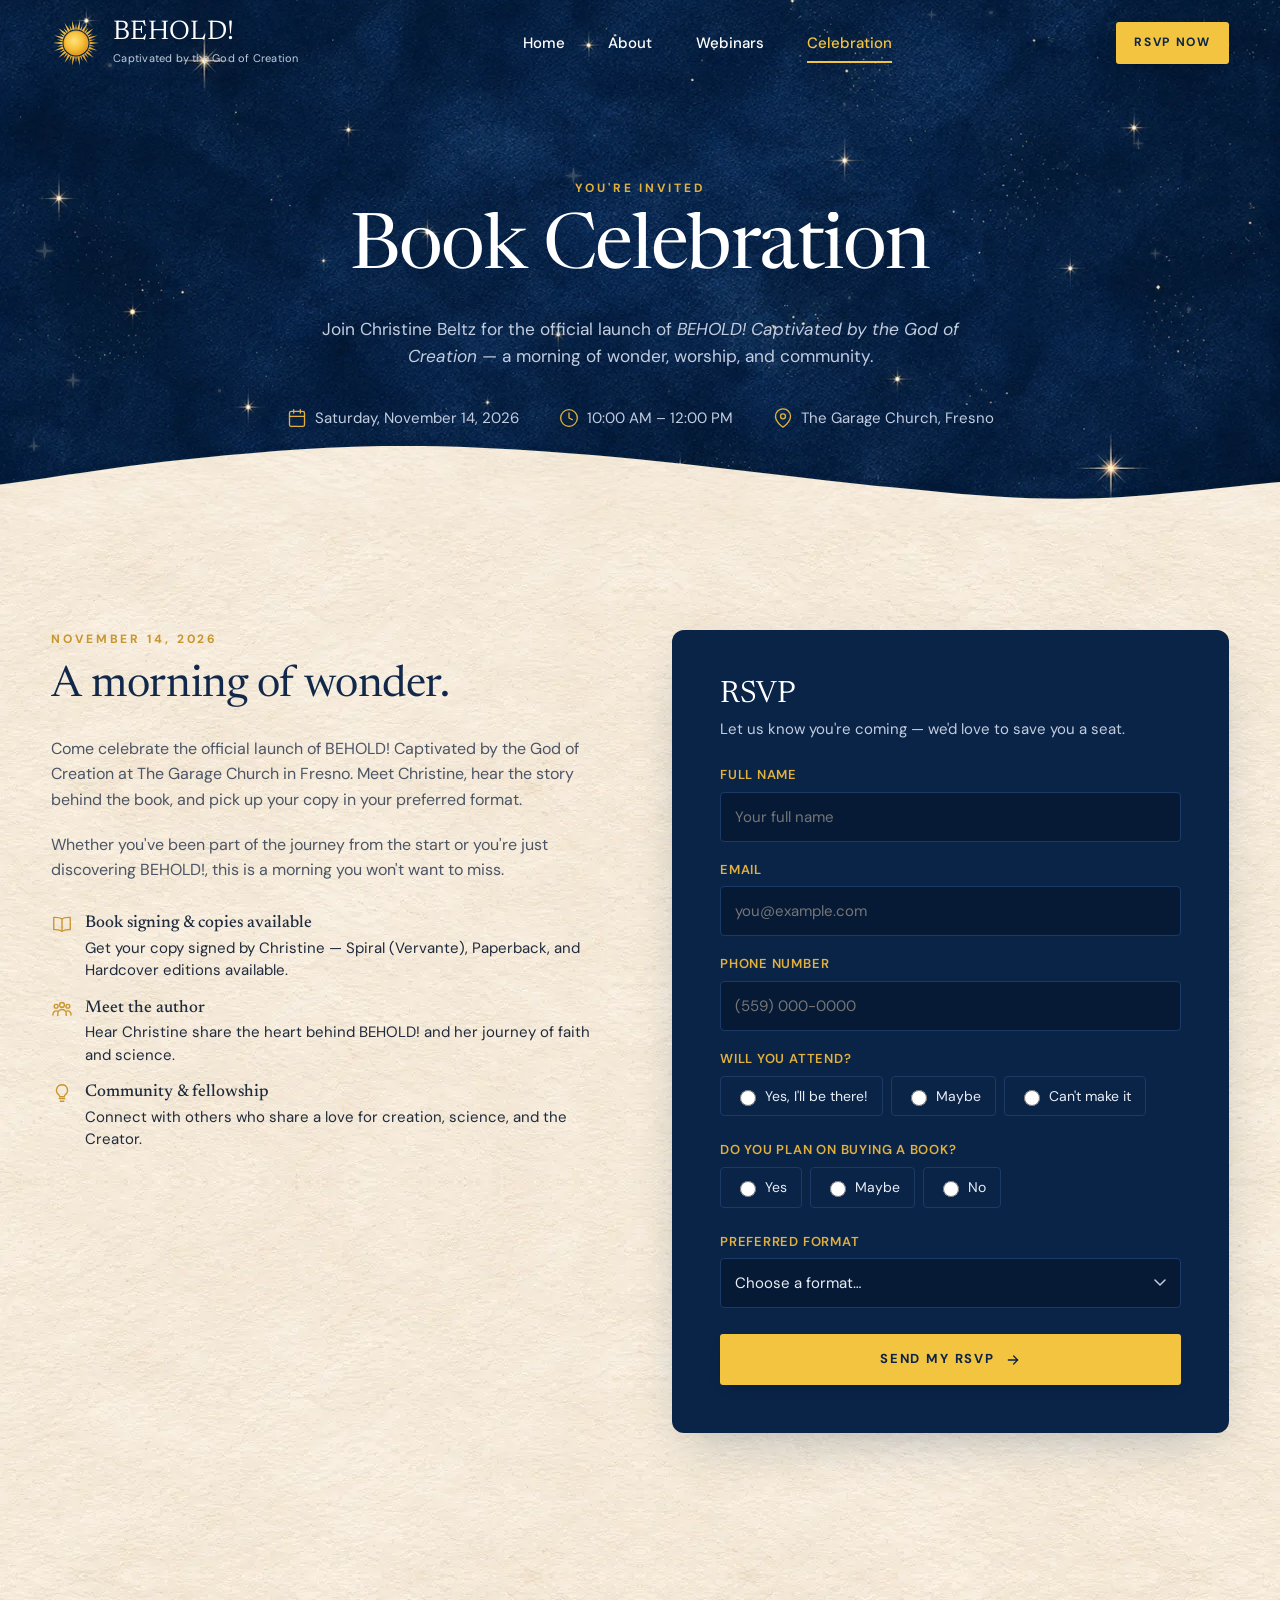
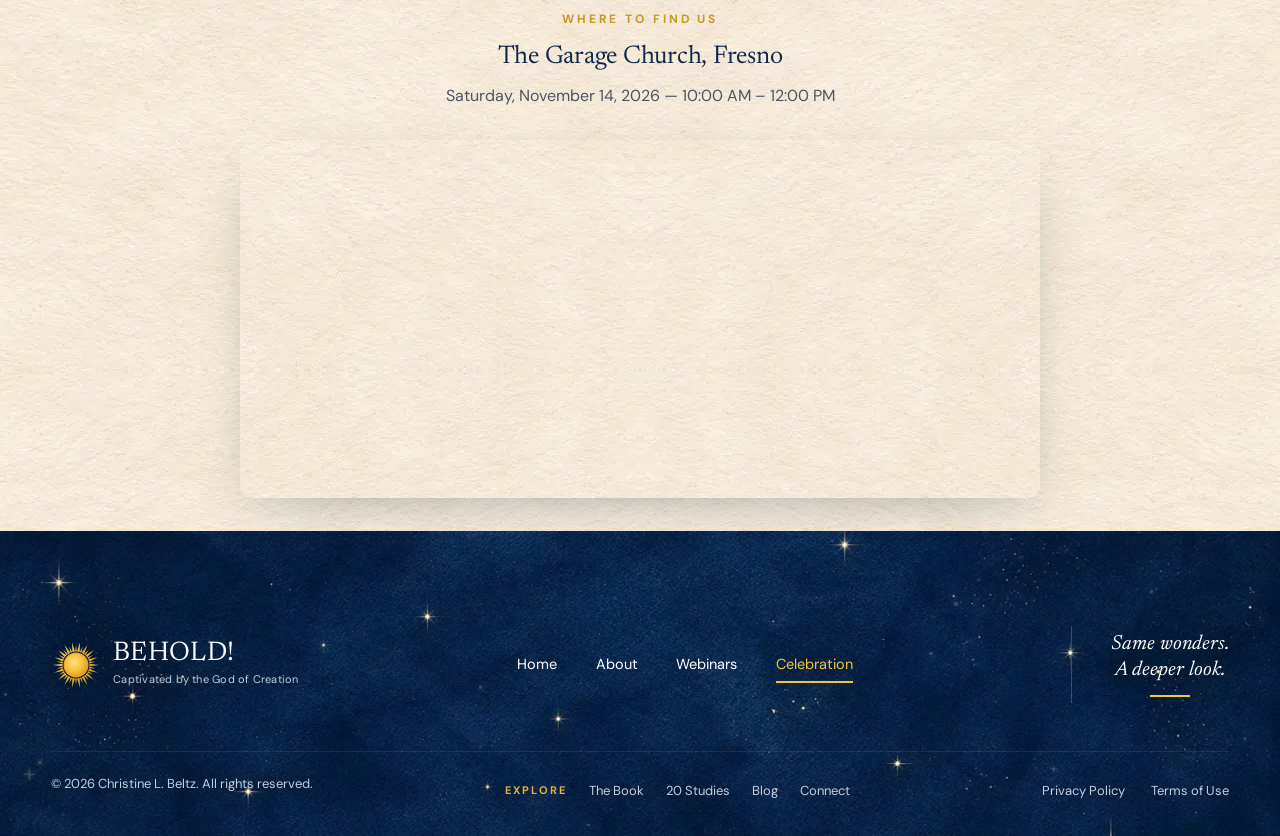
<file: website/celebration.html>
<!DOCTYPE html>
<html lang="en" class="no-js">
<head>
<meta charset="UTF-8">
<meta name="viewport" content="width=device-width, initial-scale=1">
<title>Book Celebration Event | BEHOLD! Captivated by the God of Creation</title>
<meta name="description" content="Join us Saturday, November 14, 2026 at The Garage Church in Fresno for the official launch of BEHOLD! Captivated by the God of Creation — meet Christine, get your copy, and celebrate wonder together.">
<meta name="theme-color" content="#0a2448">
<meta property="og:type" content="website">
<meta property="og:title" content="BEHOLD! Book Celebration — November 14, 2026">
<meta property="og:description" content="Join us at The Garage Church in Fresno for the official launch of BEHOLD! Captivated by the God of Creation.">
<meta property="og:image" content="images/covers/cover-devotional.jpg">
<link rel="icon" href="images/art/sun.svg" type="image/svg+xml">
<link rel="stylesheet" href="styles.css">
<script>document.documentElement.classList.remove('no-js');document.documentElement.classList.add('js')</script>
<style>
/* ---- Celebration page styles ---- */
.celeb-hero{padding:clamp(100px,14vw,180px) 0 clamp(60px,8vw,100px);text-align:center}
.celeb-hero .display{margin-bottom:.35em}
.celeb-hero .lede{max-width:640px;margin-inline:auto;color:var(--on-navy-muted)}
.celeb-meta{display:flex;flex-wrap:wrap;gap:16px 40px;justify-content:center;margin:36px 0 0;font-size:15px;color:var(--on-navy-muted)}
.celeb-meta span{display:inline-flex;align-items:center;gap:8px}
.celeb-meta svg{width:20px;height:20px;flex-shrink:0;color:var(--gold-text)}

.celeb-details{padding:clamp(60px,8vw,100px) 0}
.celeb-grid{display:grid;grid-template-columns:1fr 1fr;gap:clamp(40px,5vw,80px);align-items:start}
@media(max-width:800px){.celeb-grid{grid-template-columns:1fr}}
.celeb-info h2{margin-bottom:.6em}
.celeb-info p{color:var(--muted);margin-bottom:1.2em}
.celeb-perks{list-style:none;padding:0;margin:28px 0 0;display:grid;gap:14px}
.celeb-perks li{display:flex;gap:12px;align-items:flex-start;font-size:15px;line-height:1.5}
.celeb-perks svg{width:22px;height:22px;flex-shrink:0;color:var(--gold-deep);margin-top:2px}
.celeb-perks strong{display:block;font-family:var(--serif);font-size:17px;font-weight:500}

/* ---- RSVP form ---- */
.rsvp-card{background:var(--navy);color:var(--on-navy);border-radius:12px;padding:clamp(32px,4vw,48px);box-shadow:var(--shadow-card)}
.rsvp-card h3{font-size:clamp(24px,2.4vw,32px);margin-bottom:6px;color:#fff}
.rsvp-card .rsvp-sub{color:var(--on-navy-muted);margin-bottom:24px;font-size:15px}
.rsvp-card label{display:block;font-size:13px;font-weight:600;letter-spacing:.06em;text-transform:uppercase;color:var(--gold-text);margin-bottom:6px}
.rsvp-card input[type="text"],
.rsvp-card input[type="email"],
.rsvp-card input[type="tel"],
.rsvp-card select{width:100%;padding:12px 14px;border:1px solid var(--navy-soft);border-radius:var(--radius);background:var(--navy-deep);color:var(--on-navy);font-size:15px;margin-bottom:18px;transition:border-color .2s}
.rsvp-card input:focus,.rsvp-card select:focus{border-color:var(--gold);outline:none}
.rsvp-card select{appearance:none;background-image:url("data:image/svg+xml,%3Csvg xmlns='http://www.w3.org/2000/svg' width='12' height='8'%3E%3Cpath d='M1 1l5 5 5-5' fill='none' stroke='%23c3cde0' stroke-width='1.5' stroke-linecap='round'/%3E%3C/svg%3E");background-repeat:no-repeat;background-position:right 14px center;padding-right:36px}
.rsvp-row{display:grid;grid-template-columns:1fr 1fr;gap:0 16px}
@media(max-width:500px){.rsvp-row{grid-template-columns:1fr}}
.rsvp-radio-group{margin-bottom:18px}
.rsvp-radio-group .rsvp-radios{display:flex;flex-wrap:wrap;gap:8px;margin-top:6px}
.rsvp-radio-group .rsvp-radios label{display:inline-flex;align-items:center;gap:6px;font-size:14px;font-weight:400;letter-spacing:0;text-transform:none;color:var(--on-navy);cursor:pointer;padding:8px 14px;border:1px solid var(--navy-soft);border-radius:var(--radius);transition:border-color .2s,background .2s}
.rsvp-radio-group .rsvp-radios label:has(input:checked){border-color:var(--gold);background:rgba(243,196,63,.08)}
.rsvp-radio-group .rsvp-radios input[type="radio"]{width:16px;height:16px;accent-color:var(--gold)}
.rsvp-submit{width:100%;margin-top:8px}
/* Mobile: 16px keeps iOS Safari from zooming the page on input focus,
   and the radio pills grow to a comfortable tap target. */
@media(max-width:600px){
  .rsvp-card input[type="text"],
  .rsvp-card input[type="email"],
  .rsvp-card input[type="tel"],
  .rsvp-card select{font-size:16px}
  .rsvp-radio-group .rsvp-radios label{padding:11px 16px;font-size:15px}

}
.rsvp-success{display:none;text-align:center;padding:40px 20px}
.rsvp-success.show{display:block}
.rsvp-success h3{color:var(--gold-text);margin-bottom:8px}
.rsvp-form.submitted{display:none}

/* ---- Location ---- */
.celeb-location{padding:clamp(40px,6vw,80px) 0;text-align:center}
.celeb-location h2{margin-bottom:.4em}
.celeb-location p{color:var(--muted);max-width:540px;margin-inline:auto}
.celeb-map{margin-top:32px;border-radius:12px;overflow:hidden;max-width:800px;margin-inline:auto;box-shadow:var(--shadow-card)}
.celeb-map iframe{width:100%;height:350px;border:0}
</style>
</head>
<body>
<svg class="svg-defs" aria-hidden="true" focusable="false"><defs>
<pattern id="tx-purple" patternUnits="userSpaceOnUse" x="-160" y="0" width="1800" height="1013"><image href="images/textures/tex-purple.webp" width="1800" height="1013" preserveAspectRatio="none"/></pattern>
<pattern id="tx-green" patternUnits="userSpaceOnUse" x="-160" y="0" width="1800" height="1013"><image href="images/textures/tex-green.webp" width="1800" height="1013" preserveAspectRatio="none"/></pattern>
<pattern id="tx-red" patternUnits="userSpaceOnUse" x="-160" y="0" width="1800" height="1013"><image href="images/textures/tex-red.webp" width="1800" height="1013" preserveAspectRatio="none"/></pattern>
<pattern id="tx-blue" patternUnits="userSpaceOnUse" x="-160" y="0" width="1800" height="1013"><image href="images/textures/tex-blue.webp" width="1800" height="1013" preserveAspectRatio="none"/></pattern>
<pattern id="tx-paper" patternUnits="userSpaceOnUse" x="-160" y="0" width="1800" height="1013"><image href="images/textures/tex-paper.webp" width="1800" height="1013" preserveAspectRatio="none"/></pattern>
<pattern id="tx-navy" patternUnits="userSpaceOnUse" x="-160" y="0" width="1800" height="1013"><image href="images/textures/tex-navy.webp" width="1800" height="1013" preserveAspectRatio="none"/></pattern>
<filter id="f-cut" x="-5%" y="-40%" width="110%" height="180%"><feDropShadow dx="0" dy="-3" stdDeviation="4" flood-color="#0b1a30" flood-opacity=".28"/></filter>
</defs></svg>
<a class="skip-link" href="#main">Skip to content</a>
<header class="site-header" id="top">
  <div class="container header-inner">
    <a class="brand" href="index.html" aria-label="BEHOLD! home">
      <img class="brand__sun" src="images/art/sun.svg" alt="" width="50" height="50">
      <span><span class="brand__name">BEHOLD!</span><span class="brand__tag">Captivated by the God of Creation</span></span>
    </a>
    <nav class="nav" aria-label="Main"><a href="index.html">Home</a><a href="about.html">About</a><a href="webinars.html">Webinars</a><a href="celebration.html" aria-current="page">Celebration</a></nav>
    <a class="btn btn--sm header-cta" href="#rsvp">RSVP Now</a>
    <button class="menu-toggle" type="button" aria-expanded="false" aria-controls="mobile-panel" aria-label="Open menu"><span></span><span></span><span></span></button>
  </div>
  <div class="mobile-panel" id="mobile-panel">
    <nav aria-label="Mobile"><a href="index.html">Home</a><a href="about.html">About</a><a href="webinars.html">Webinars</a><a href="celebration.html" aria-current="page">Celebration</a><a href="book.html">The Book</a><a href="studies.html">Studies</a><a href="blog.html">Blog</a><a href="contact.html">Connect</a></nav>
    <a class="btn btn--block" href="#rsvp">RSVP Now</a>
  </div>
</header>
<main id="main">

<!-- ===== HERO ===== -->
<section class="celeb-hero sec-navy">
  <div class="container">
    <p class="eyebrow">You're Invited</p>
    <h1 class="display">Book Celebration</h1>
    <p class="lede">Join Christine Beltz for the official launch of <em>BEHOLD! Captivated by the God of Creation</em>&nbsp;— a morning of wonder, worship, and community.</p>
    <div class="celeb-meta">
      <span><svg viewBox="0 0 24 24" fill="none" stroke="currentColor" stroke-width="1.6" stroke-linecap="round" stroke-linejoin="round"><rect x="3" y="4" width="18" height="18" rx="2"/><path d="M16 2v4M8 2v4M3 10h18"/></svg> Saturday, November 14, 2026</span>
      <span><svg viewBox="0 0 24 24" fill="none" stroke="currentColor" stroke-width="1.6" stroke-linecap="round" stroke-linejoin="round"><circle cx="12" cy="12" r="10"/><path d="M12 6v6l4 2"/></svg> 10:00 AM – 12:00 PM</span>
      <span><svg viewBox="0 0 24 24" fill="none" stroke="currentColor" stroke-width="1.6" stroke-linecap="round" stroke-linejoin="round"><path d="M21 10c0 7-9 13-9 13s-9-6-9-13a9 9 0 1 1 18 0z"/><circle cx="12" cy="10" r="3"/></svg> The Garage Church, Fresno</span>
    </div>
  </div>
  <div class="wave wave--abs-bottom" aria-hidden="true" style="--h:clamp(80px,12vw,160px)"><svg class="wl" viewBox="-80 0 1600 240" preserveAspectRatio="none" focusable="false"><path fill="url(#tx-paper)" filter="url(#f-cut)" d="M-82 242L-82 180C-66.7 178 -46.7 176 0 168C46.7 160 128.3 140 200 130C271.7 120 346.7 110 430 108C513.3 106 605 114 700 126C795 138 913.3 160 1000 172C1086.7 184 1146.7 192 1220 190C1293.3 188 1390 170 1440 164C1490 158 1506.7 158 1520 157L1522 157L1522 242Z"/></svg></div>
</section>

<!-- ===== EVENT DETAILS + RSVP FORM ===== -->
<section class="celeb-details sec-cream" id="rsvp">
  <div class="container">
    <div class="celeb-grid">
      <!-- Left: event info -->
      <div class="celeb-info reveal">
        <p class="eyebrow">November 14, 2026</p>
        <h2 class="h2">A morning of wonder.</h2>
        <p>Come celebrate the official launch of BEHOLD! Captivated by the God of Creation at The Garage Church in Fresno. Meet Christine, hear the story behind the book, and pick up your copy in your preferred format.</p>
        <p>Whether you've been part of the journey from the start or you're just discovering BEHOLD!, this is a morning you won't want to miss.</p>
        <ul class="celeb-perks">
          <li>
            <svg viewBox="0 0 24 24" fill="none" stroke="currentColor" stroke-width="1.5" stroke-linecap="round" stroke-linejoin="round"><path d="M12 6.5C10 5 7.4 4.5 3 4.8v13.4c4.4-.3 7 .2 9 1.8 2-1.6 4.6-2.1 9-1.8V4.8c-4.4-.3-7 .2-9 1.7z"/><path d="M12 6.5V20"/></svg>
            <div><strong>Book signing & copies available</strong>Get your copy signed by Christine — Spiral (Vervante), Paperback, and Hardcover editions available.</div>
          </li>
          <li>
            <svg viewBox="0 0 24 24" fill="none" stroke="currentColor" stroke-width="1.5" stroke-linecap="round" stroke-linejoin="round"><circle cx="12" cy="7.5" r="2.6"/><circle cx="5.6" cy="9" r="2.1"/><circle cx="18.4" cy="9" r="2.1"/><path d="M7.4 19v-1.8a4.6 4.6 0 0 1 9.2 0V19"/><path d="M2.2 18.6v-1.1a3.4 3.4 0 0 1 4.9-3.1M21.8 18.6v-1.1a3.4 3.4 0 0 0-4.9-3.1"/></svg>
            <div><strong>Meet the author</strong>Hear Christine share the heart behind BEHOLD! and her journey of faith and science.</div>
          </li>
          <li>
            <svg viewBox="0 0 24 24" fill="none" stroke="currentColor" stroke-width="1.5" stroke-linecap="round" stroke-linejoin="round"><path d="M9 18h6M10 21h4"/><path d="M12 3a6 6 0 0 0-3.6 10.8c.7.6 1.1 1.4 1.1 2.2V16h5v0c0-.8.4-1.6 1.1-2.2A6 6 0 0 0 12 3z"/></svg>
            <div><strong>Community & fellowship</strong>Connect with others who share a love for creation, science, and the Creator.</div>
          </li>
        </ul>
      </div>

      <!-- Right: RSVP form -->
      <div class="rsvp-card reveal reveal-d1" id="rsvp-card">
        <form class="rsvp-form" id="rsvp-form" novalidate>
          <h3>RSVP</h3>
          <p class="rsvp-sub">Let us know you're coming — we'd love to save you a seat.</p>

          <label for="rsvp-name">Full Name</label>
          <input type="text" id="rsvp-name" name="fullName" placeholder="Your full name" required>

          <label for="rsvp-email">Email</label>
          <input type="email" id="rsvp-email" name="email" placeholder="you@example.com" required>

          <label for="rsvp-phone">Phone Number</label>
          <input type="tel" id="rsvp-phone" name="phone" placeholder="(559) 000-0000" required>

          <div class="rsvp-radio-group">
            <label>Will you attend?</label>
            <div class="rsvp-radios">
              <label><input type="radio" name="attending" value="Yes" required> Yes, I'll be there!</label>
              <label><input type="radio" name="attending" value="Maybe"> Maybe</label>
              <label><input type="radio" name="attending" value="No"> Can't make it</label>
            </div>
          </div>

          <div class="rsvp-radio-group">
            <label>Do you plan on buying a book?</label>
            <div class="rsvp-radios">
              <label><input type="radio" name="buyingBook" value="Yes" required> Yes</label>
              <label><input type="radio" name="buyingBook" value="Maybe"> Maybe</label>
              <label><input type="radio" name="buyingBook" value="No"> No</label>
            </div>
          </div>

          <label for="rsvp-format">Preferred Format</label>
          <select id="rsvp-format" name="preferredFormat">
            <option value="" disabled selected>Choose a format…</option>
            <option value="Spiral (Vervante)">Spiral Bound (Vervante)</option>
            <option value="Paperback (KDP)">Paperback (KDP)</option>
            <option value="Hardcover (KDP)">Hardcover (KDP)</option>
            <option value="Undecided">Not sure yet</option>
          </select>

          <button class="btn rsvp-submit" type="submit">Send my RSVP <svg viewBox="0 0 24 24" fill="none" stroke="currentColor" stroke-width="2" stroke-linecap="round" stroke-linejoin="round" aria-hidden="true" focusable="false" class="arrow"><path pathLength="1" d="M5 12h14M13 6l6 6-6 6"/></svg></button>
        </form>
        <div class="rsvp-success" id="rsvp-success">
          <img src="images/art/sun.svg" alt="" width="56" height="56" style="margin:0 auto 16px">
          <h3>You're on the list!</h3>
          <p style="color:var(--on-navy-muted)">Thank you for RSVPing. We'll send event details to your email as the date gets closer.</p>
          <p style="margin-top:18px"><a href="index.html" class="btn btn--sm">Back to home</a></p>
        </div>
      </div>
    </div>
  </div>
</section>

<!-- ===== LOCATION ===== -->
<section class="celeb-location sec-cream">
  <div class="container">
    <p class="eyebrow">Where to Find Us</p>
    <h2 class="h3">The Garage Church, Fresno</h2>
    <p>Saturday, November 14, 2026 — 10:00 AM – 12:00 PM</p>
    <div class="celeb-map">
      <iframe src="https://www.google.com/maps/embed?pb=!1m18!1m12!1m3!1d51440.0!2d-119.77!3d36.74!2m3!1f0!2f0!3f0!3m2!1i1024!2i768!4f13.1!3m3!1m2!1s0x0%3A0x0!2zMzbCsDQ0JzI0LjAiTiAxMTnCsDQ2JzEyLjAiVw!5e0!3m2!1sen!2sus!4v1" allowfullscreen loading="lazy" referrerpolicy="no-referrer-when-downgrade" title="The Garage Church, Fresno — map"></iframe>
    </div>
  </div>
</section>

</main>

<footer class="site-footer sec-navy">
  <div class="container">
    <div class="footer-top">
      <a class="brand" href="index.html" aria-label="BEHOLD! home">
        <img class="brand__sun" src="images/art/sun.svg" alt="" width="50" height="50" loading="lazy">
        <span><span class="brand__name">BEHOLD!</span><span class="brand__tag">Captivated by the God of Creation</span></span>
      </a>
      <div class="footer-mid">
        <nav class="footer-nav" aria-label="Footer"><a href="index.html">Home</a><a href="about.html">About</a><a href="webinars.html">Webinars</a><a href="celebration.html" aria-current="page">Celebration</a></nav>
      </div>
      <p class="footer-sign">Same wonders.<br>A deeper look.</p>
    </div>
    <div class="footer-bottom">
      <p>&copy; 2026 Christine L. Beltz. All rights reserved.</p>
      <div class="footer-explore"><span>Explore</span><a href="book.html">The Book</a><a href="studies.html">20 Studies</a><a href="blog.html">Blog</a><a href="contact.html">Connect</a></div>
      <nav aria-label="Legal"><a href="#">Privacy Policy</a><a href="#">Terms of Use</a></nav>
    </div>
  </div>
</footer>

<script src="script.js"></script>
<script>
/* ---- RSVP form → Google Sheets via Apps Script ---- */
(function () {
  // REPLACE THIS URL with your deployed Google Apps Script web app URL
  var SCRIPT_URL = 'https://script.google.com/macros/s/AKfycbyxErsj3yXrEOWwQFBPzjxPMxjFqrHMQAWILl3VZEO-gmKOyHC-3Sf5zFHCklYKPgM/exec';

  var form = document.getElementById('rsvp-form');
  var success = document.getElementById('rsvp-success');
  if (!form) return;

  form.addEventListener('submit', function (e) {
    e.preventDefault();
    var btn = form.querySelector('.rsvp-submit');
    btn.disabled = true;
    btn.textContent = 'Sending…';

    var data = new FormData(form);
    var payload = {};
    data.forEach(function (v, k) { payload[k] = v; });
    payload.source = 'celebration';
    payload.timestamp = new Date().toISOString();

    fetch(SCRIPT_URL, {
      method: 'POST',
      mode: 'no-cors',
      headers: { 'Content-Type': 'text/plain' },
      body: JSON.stringify(payload)
    }).then(function () {
      form.classList.add('submitted');
      success.classList.add('show');
    }).catch(function () {
      btn.disabled = false;
      btn.textContent = 'Try again';
      alert('Something went wrong — please try again or email us directly.');
    });
  });
})();
</script>
</body>
</html>
</file>
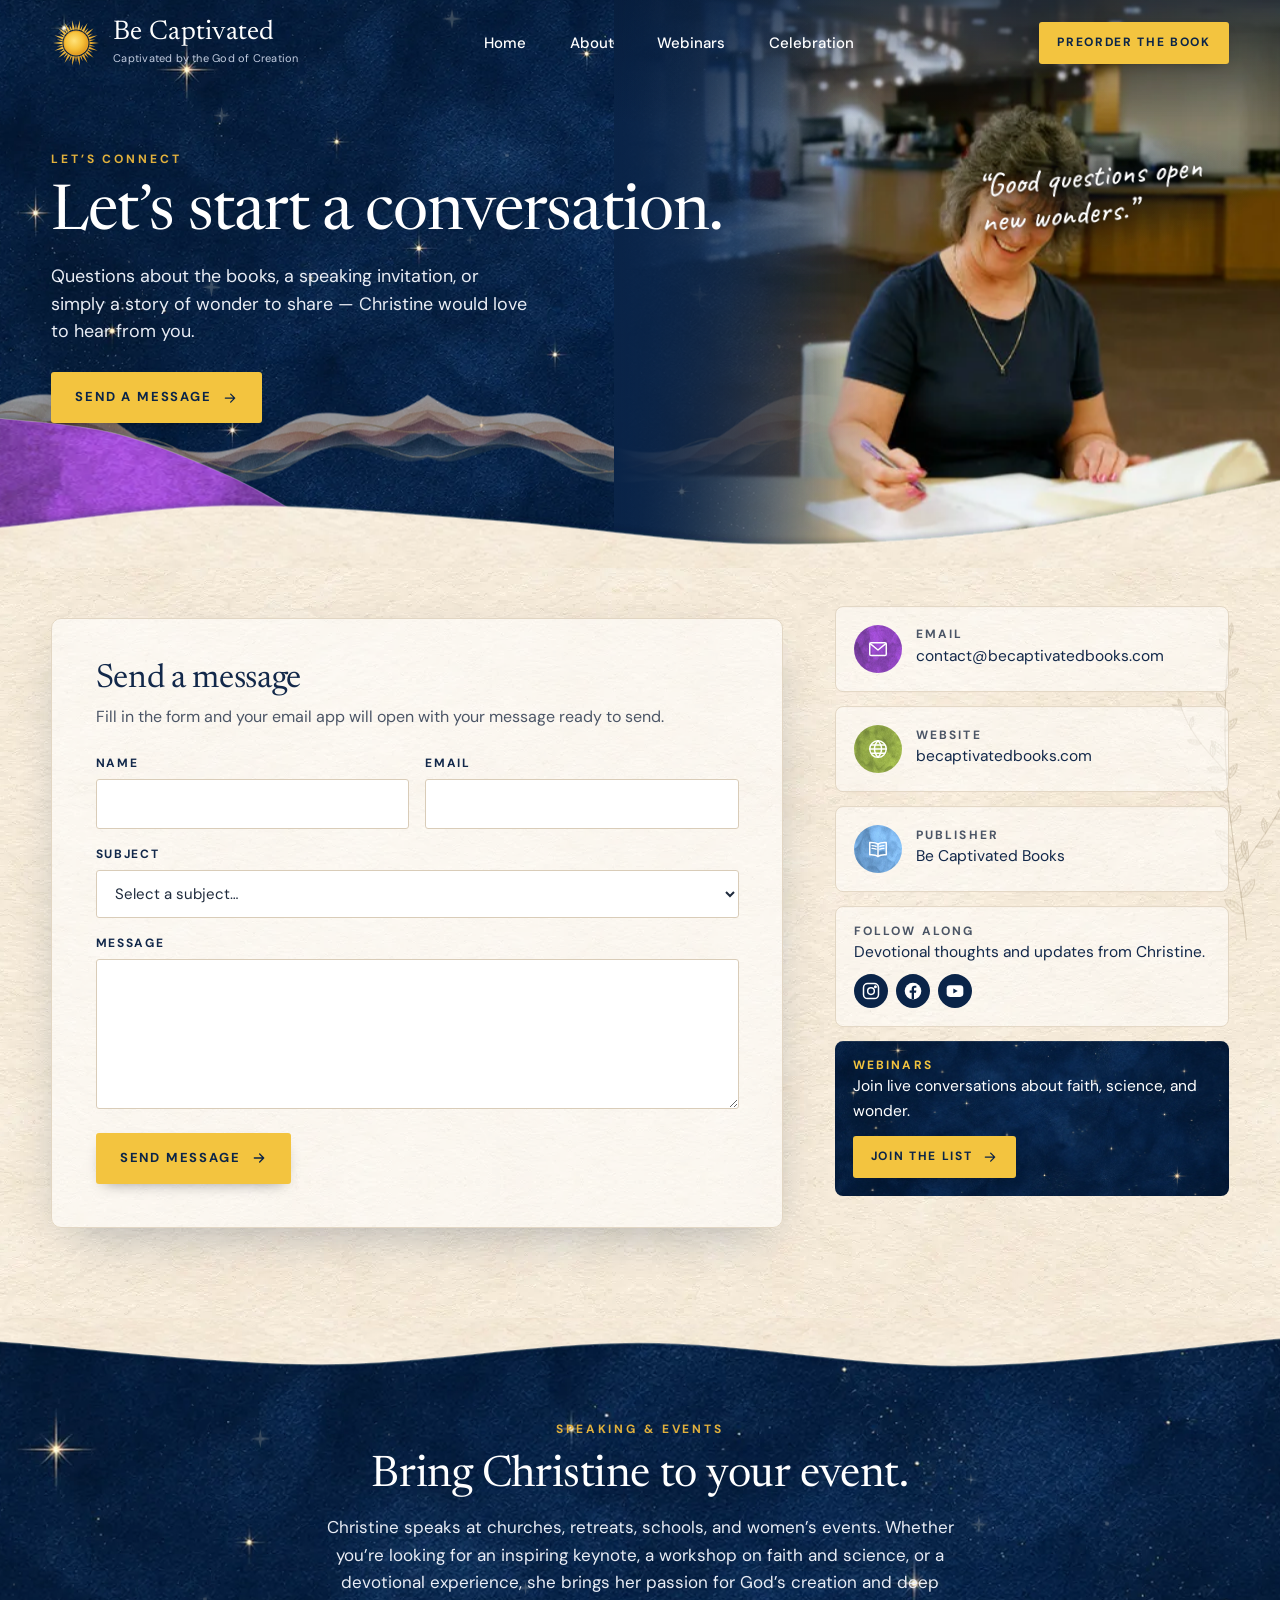
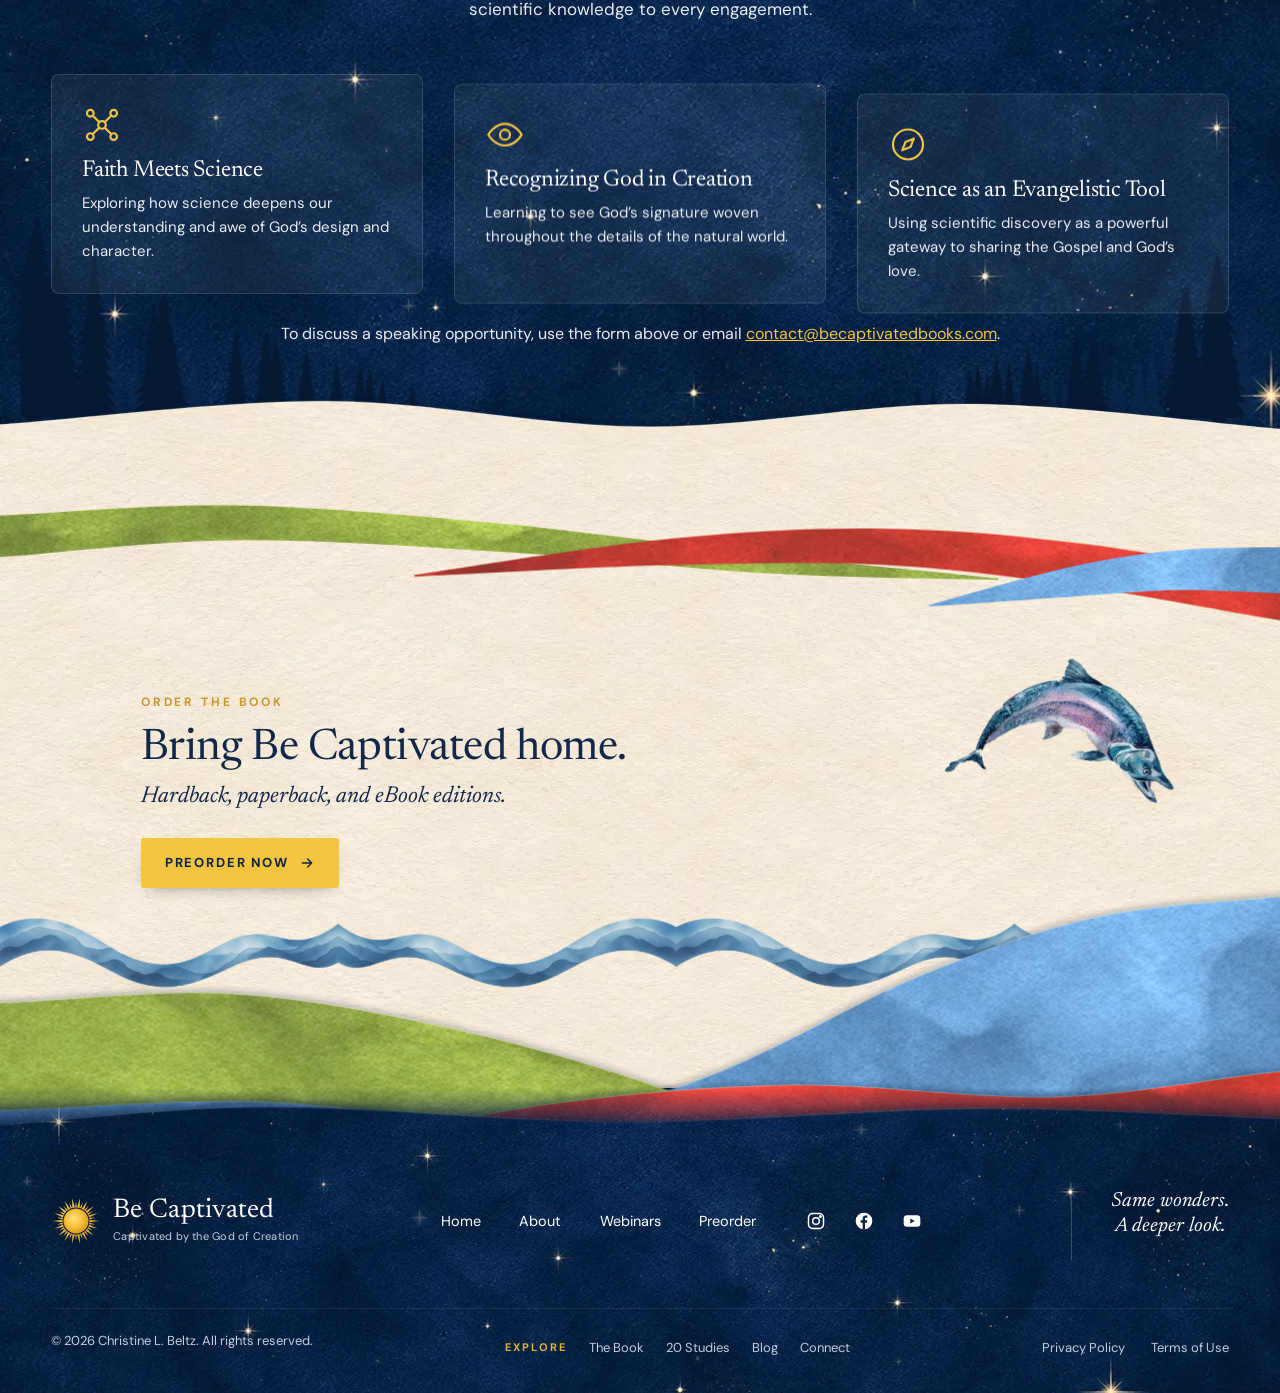
<file: website/contact.html>
<!DOCTYPE html>
<html lang="en" class="no-js">
<head>
<meta charset="UTF-8">
<meta name="viewport" content="width=device-width, initial-scale=1">
<title>Connect with Christine | BEHOLD! Captivated by the God of Creation</title>
<meta name="description" content="Contact Christine L. Beltz — speaking requests, book orders, media, and general questions about Be Captivated">
<meta name="theme-color" content="#0a2448">
<meta property="og:type" content="website">
<meta property="og:title" content="Connect with Christine | BEHOLD! Captivated by the God of Creation">
<meta property="og:description" content="Contact Christine L. Beltz — speaking requests, book orders, media, and general questions about Be Captivated">
<meta property="og:image" content="images/covers/cover-devotional.jpg">
<link rel="icon" href="images/art/sun.svg" type="image/svg+xml">
<link rel="stylesheet" href="styles.css">
<script>document.documentElement.classList.remove('no-js');document.documentElement.classList.add('js')</script>
<meta name="robots" content="index, follow">
<meta name="author" content="Christine L. Beltz">
<link rel="canonical" href="https://becaptivatedbooks.com/contact.html">
<meta property="og:url" content="https://becaptivatedbooks.com/contact.html">
<meta name="twitter:card" content="summary_large_image">
</head>
<body>
<svg class="svg-defs" aria-hidden="true" focusable="false"><defs>
<pattern id="tx-purple" patternUnits="userSpaceOnUse" x="-160" y="0" width="1800" height="1013"><image href="images/textures/tex-purple.webp" width="1800" height="1013" preserveAspectRatio="none"/></pattern>
<pattern id="tx-green" patternUnits="userSpaceOnUse" x="-160" y="0" width="1800" height="1013"><image href="images/textures/tex-green.webp" width="1800" height="1013" preserveAspectRatio="none"/></pattern>
<pattern id="tx-red" patternUnits="userSpaceOnUse" x="-160" y="0" width="1800" height="1013"><image href="images/textures/tex-red.webp" width="1800" height="1013" preserveAspectRatio="none"/></pattern>
<pattern id="tx-blue" patternUnits="userSpaceOnUse" x="-160" y="0" width="1800" height="1013"><image href="images/textures/tex-blue.webp" width="1800" height="1013" preserveAspectRatio="none"/></pattern>
<pattern id="tx-lilac" patternUnits="userSpaceOnUse" x="-160" y="0" width="1800" height="1013"><image href="images/textures/tex-lilac.webp" width="1800" height="1013" preserveAspectRatio="none"/></pattern>
<pattern id="tx-paper" patternUnits="userSpaceOnUse" x="-160" y="0" width="1800" height="1013"><image href="images/textures/tex-paper.webp" width="1800" height="1013" preserveAspectRatio="none"/></pattern>
<pattern id="tx-navy" patternUnits="userSpaceOnUse" x="-160" y="0" width="1800" height="1013"><image href="images/textures/tex-navy.webp" width="1800" height="1013" preserveAspectRatio="none"/></pattern>
<filter id="f-cut" x="-5%" y="-40%" width="110%" height="180%"><feDropShadow dx="0" dy="-3" stdDeviation="4" flood-color="#0b1a30" flood-opacity=".28"/></filter>
<filter id="f-cut-down" x="-5%" y="-40%" width="110%" height="180%"><feDropShadow dx="0" dy="3" stdDeviation="4" flood-color="#0b1a30" flood-opacity=".22"/></filter>
<linearGradient id="g-fade" x1="0" y1="0" x2="0" y2="1"><stop offset="0" stop-color="#fff"/><stop offset=".38" stop-color="#fff"/><stop offset=".62" stop-color="#fff" stop-opacity=".45"/><stop offset=".95" stop-color="#fff" stop-opacity="0"/></linearGradient>
<mask id="m-fade" maskContentUnits="objectBoundingBox"><rect width="1" height="1" fill="url(#g-fade)"/></mask>
</defs></svg>
<a class="skip-link" href="#main">Skip to content</a>
<header class="site-header" id="top">
  <div class="container header-inner">
    <a class="brand" href="index.html" aria-label="Be Captivated home">
      <img class="brand__sun" src="images/art/sun.svg" alt="" width="50" height="50">
      <span><span class="brand__name">Be Captivated</span><span class="brand__tag">Captivated by the God of Creation</span></span>
    </a>
    <nav class="nav" aria-label="Main"><a href="index.html">Home</a><a href="about.html">About</a><a href="webinars.html">Webinars</a><a href="celebration.html">Celebration</a></nav>
    <button class="btn btn--sm header-cta" type="button" data-open="preorder">Preorder the book</button>
    <button class="menu-toggle" type="button" aria-expanded="false" aria-controls="mobile-panel" aria-label="Open menu"><span></span><span></span><span></span></button>
  </div>
  <div class="mobile-panel" id="mobile-panel">
    <nav aria-label="Mobile"><a href="index.html">Home</a><a href="about.html">About</a><a href="webinars.html">Webinars</a><a href="celebration.html">Celebration</a><a href="book.html">The Book</a><a href="studies.html">Studies</a><a href="blog.html">Blog</a><a href="contact.html">Connect</a></nav>
    <button class="btn btn--block" type="button" data-open="preorder">Preorder the book <svg viewBox="0 0 24 24" fill="none" stroke="currentColor" stroke-width="2" stroke-linecap="round" stroke-linejoin="round" aria-hidden="true" focusable="false" class="arrow"><path pathLength="1" d="M5 12h14M13 6l6 6-6 6"/></svg></button>
  </div>
</header>
<main id="main">

<section class="page-hero page-hero--simple sec-navy">
  <div class="page-hero__photo page-hero__photo--narrow">
    <img src="images/photos/author-smile.webp" alt="Christine Beltz smiling while writing at a library table" width="800" height="534" style="object-position:40% 50%" data-py="-50">
  </div>
  <div class="container">
    <div class="page-hero__copy reveal" data-py="-40">
      <p class="eyebrow">Let’s connect</p>
      <h1 class="h1">Let’s start a conversation.</h1>
      <p class="lede">Questions about the books, a speaking invitation, or simply a story of wonder to share — Christine would love to hear from you.</p>
      <a class="btn" href="#message">Send a message <svg viewBox="0 0 24 24" fill="none" stroke="currentColor" stroke-width="2.0" stroke-linecap="round" stroke-linejoin="round" aria-hidden="true" focusable="false" class="arrow"><path pathLength="1" d="M5 12h14M13 6l6 6-6 6"/></svg></a>
    </div>
  </div>
  <p class="photo-quote" aria-hidden="true" data-py="36" data-depth="-16">“Good questions open new wonders.”</p>
  <div class="flow " aria-hidden="true" data-py="-24" data-depth="5" style="--ratio:9.5500;--fh:clamp(60px,7vw,100px);bottom:clamp(40px,7vw,100px);opacity:.6;--fs:120s;z-index:-1"><div class="flow__track" style="background-image:url(images/flow/flow-gold-accents.webp)"></div></div>
  <div class="wave wave--abs-bottom" aria-hidden="true" style="--h:clamp(100px,15vw,210px)"><svg class="wl" viewBox="-80 0 1600 230" preserveAspectRatio="none" focusable="false" data-wdy="0.080" data-wdx="-0.0120" style="--sa:1.10%;--sw:13.0s;--sd:0.0s"><path fill="url(#tx-purple)" filter="url(#f-cut)" d="M-82 232L-82 33.4L-80 33.4C-66.7 34.5 -35 35.9 0 40C35 44.1 86.7 46.3 130 58C173.3 69.7 221.7 91.3 260 110C298.3 128.7 328.3 149.7 360 170C391.7 190.3 435 221.7 450 232L1442 232L1442 232Z"/><path d="M-80 33.4C-66.7 34.5 -35 35.9 0 40C35 44.1 86.7 46.3 130 58C173.3 69.7 221.7 91.3 260 110C298.3 128.7 328.3 149.7 360 170C391.7 190.3 435 221.7 450 232" fill="none" stroke="rgba(255,255,255,.22)" stroke-width="1.2" vector-effect="non-scaling-stroke"/></svg><svg class="wl wl--rev" viewBox="-80 0 1600 230" preserveAspectRatio="none" focusable="false" data-wdy="0.035" data-wdx="0.0000" style="--sa:0.50%;--sw:22.0s;--sd:19.3s"><path fill="url(#tx-paper)" filter="url(#f-cut)" d="M-82 232L-82 180.8L-80 180.8C-66.7 180 -56.7 181.1 0 176C56.7 170.9 166.7 151.3 260 150C353.3 148.7 460 160.3 560 168C660 175.7 761.7 194.3 860 196C958.3 197.7 1053.3 190.7 1150 178C1246.7 165.3 1378.3 131.3 1440 120C1501.7 108.7 1506.7 112 1520 110.4L1522 110.4L1522 232Z"/><path d="M-80 180.8C-66.7 180 -56.7 181.1 0 176C56.7 170.9 166.7 151.3 260 150C353.3 148.7 460 160.3 560 168C660 175.7 761.7 194.3 860 196C958.3 197.7 1053.3 190.7 1150 178C1246.7 165.3 1378.3 131.3 1440 120C1501.7 108.7 1506.7 112 1520 110.4" fill="none" stroke="rgba(255,255,255,.22)" stroke-width="1.2" vector-effect="non-scaling-stroke"/></svg></div>
</section>

<section class="section sec-cream" id="message" style="padding-top:clamp(30px,4vw,50px)">
  <img class="deco" src="images/art/botanical-sprig.svg" alt="" data-py="46" style="right:-26px;top:20px;width:clamp(100px,11vw,160px);opacity:.6">
  <div class="container contact-grid">
    <div class="form-card reveal">
      <h2>Send a message</h2>
      <p>Fill in the form and your email app will open with your message ready to send.</p>
      <form action="#" data-mailto="contact@becaptivatedbooks.com" novalidate>
        <div class="form-grid">
          <div class="field"><label for="c-name">Name</label><input id="c-name" name="name" type="text" autocomplete="name" required></div>
          <div class="field"><label for="c-email">Email</label><input id="c-email" name="email" type="email" autocomplete="email" required></div>
          <div class="field full"><label for="c-subject">Subject</label>
            <select id="c-subject" name="subject" required>
              <option value="">Select a subject…</option>
              <option>General Inquiry</option>
              <option>Speaking Request</option>
              <option>Book Order</option>
              <option>Webinars</option>
              <option>Media/Press</option>
              <option>Other</option>
            </select>
          </div>
          <div class="field full"><label for="c-message">Message</label><textarea id="c-message" name="message" required></textarea></div>
          <div class="full form-fields"><button class="btn" type="submit">Send message <svg viewBox="0 0 24 24" fill="none" stroke="currentColor" stroke-width="2.0" stroke-linecap="round" stroke-linejoin="round" aria-hidden="true" focusable="false" class="arrow"><path pathLength="1" d="M5 12h14M13 6l6 6-6 6"/></svg></button></div>
        </div>
        <p class="form-success" role="status" style="margin-top:16px">Your email app should now be open with your message. Thank you for reaching out!</p>
      </form>
    </div>
    <aside class="info-list reveal reveal-d1" data-py="-20">
      <div class="info"><span class="info__icon bg-purple"><svg viewBox="0 0 24 24" fill="none" stroke="currentColor" stroke-width="1.6" stroke-linecap="round" stroke-linejoin="round" aria-hidden="true" focusable="false"><rect x="3" y="5" width="18" height="14" rx="1.5"/><path pathLength="1" d="M3.5 6l8.5 7 8.5-7"/></svg></span><div><h3>Email</h3><a href="mailto:contact@becaptivatedbooks.com">contact@becaptivatedbooks.com</a></div></div>
      <div class="info"><span class="info__icon bg-green"><svg viewBox="0 0 24 24" fill="none" stroke="currentColor" stroke-width="1.6" stroke-linecap="round" stroke-linejoin="round" aria-hidden="true" focusable="false"><circle cx="12" cy="12" r="9"/><path pathLength="1" d="M3 12h18M12 3c2.6 2.6 3.8 5.6 3.8 9s-1.2 6.4-3.8 9c-2.6-2.6-3.8-5.6-3.8-9S9.4 5.6 12 3z"/><path pathLength="1" d="M4.6 7.5h14.8M4.6 16.5h14.8"/></svg></span><div><h3>Website</h3><p>becaptivatedbooks.com</p></div></div>
      <div class="info"><span class="info__icon bg-blue"><svg viewBox="0 0 24 24" fill="none" stroke="currentColor" stroke-width="1.6" stroke-linecap="round" stroke-linejoin="round" aria-hidden="true" focusable="false"><path pathLength="1" d="M12 6.5C10 5 7.4 4.5 3 4.8v13.4c4.4-.3 7 .2 9 1.8 2-1.6 4.6-2.1 9-1.8V4.8c-4.4-.3-7 .2-9 1.7z"/><path pathLength="1" d="M12 6.5V20"/><path pathLength="1" d="M5.5 8.2c1.8 0 3.2.3 4.4.9M5.5 11.2c1.8 0 3.2.3 4.4.9M18.5 8.2c-1.8 0-3.2.3-4.4.9M18.5 11.2c-1.8 0-3.2.3-4.4.9"/></svg></span><div><h3>Publisher</h3><p>Be Captivated Books</p></div></div>
      <div class="info" style="grid-template-columns:1fr"><div><h3>Follow along</h3><p style="margin-bottom:10px">Devotional thoughts and updates from Christine.</p>
        <div class="socials" style="margin:0;gap:8px">
          <a href="#" aria-label="Instagram" style="background:var(--navy)"><svg viewBox="0 0 24 24" fill="none" stroke="currentColor" stroke-width="1.8" stroke-linecap="round" stroke-linejoin="round" aria-hidden="true" focusable="false"><rect x="3" y="3" width="18" height="18" rx="5"/><circle cx="12" cy="12" r="4"/><circle cx="17.3" cy="6.7" r=".9" fill="currentColor"/></svg></a>
          <a href="#" aria-label="Facebook" style="background:var(--navy)"><svg viewBox="0 0 24 24" fill="none" stroke="currentColor" stroke-width="1.6" stroke-linecap="round" stroke-linejoin="round" aria-hidden="true" focusable="false"><circle cx="12" cy="12" r="10" fill="currentColor" stroke="none"/><path pathLength="1" d="M13.2 21.8V14h2.4l.4-2.8h-2.8V9.5c0-.8.3-1.4 1.4-1.4H16V5.6c-.3 0-1.1-.1-2.1-.1-2.1 0-3.5 1.3-3.5 3.6v2.1H8V14h2.4v7.8" fill="var(--navy,#0a2448)" stroke="none"/></svg></a>
          <a href="#" aria-label="YouTube" style="background:var(--navy)"><svg viewBox="0 0 24 24" fill="none" stroke="currentColor" stroke-width="1.6" stroke-linecap="round" stroke-linejoin="round" aria-hidden="true" focusable="false"><rect x="2" y="5" width="20" height="14" rx="4" fill="currentColor" stroke="none"/><path pathLength="1" d="M10 9v6l5.2-3z" fill="var(--navy,#0a2448)" stroke="none"/></svg></a>
        </div></div></div>
      <div class="info" style="grid-template-columns:1fr;background:var(--navy) var(--tex-navy) center/cover;color:#fff;border:0">
        <div><h3 style="color:var(--gold)">Webinars</h3><p style="color:#fff;margin-bottom:12px">Join live conversations about faith, science, and wonder.</p><button class="btn btn--sm" type="button" data-open="webinar">Join the list <svg viewBox="0 0 24 24" fill="none" stroke="currentColor" stroke-width="2.0" stroke-linecap="round" stroke-linejoin="round" aria-hidden="true" focusable="false" class="arrow"><path pathLength="1" d="M5 12h14M13 6l6 6-6 6"/></svg></button></div>
      </div>
    </aside>
  </div>
</section>

<section class="speaking sec-navy">
  <div class="wave wave--abs-top" aria-hidden="true" style="--h:clamp(36px,5vw,80px)"><svg class="wl" viewBox="-80 0 1600 90" preserveAspectRatio="none" focusable="false" data-wdy="-0.120" data-wdx="-0.0120" style="--sa:1.10%;--sw:13.0s;--sd:0.0s"><path fill="url(#tx-paper)" filter="url(#f-cut-down)" d="M-82 -2L-82 35.7L-80 35.7C-66.7 36.4 -73.3 34 0 40C73.3 46 240 71.7 360 72C480 72.3 600 41.7 720 42C840 42.3 960 75 1080 74C1200 73 1366.7 43.2 1440 36C1513.3 28.8 1506.7 31.8 1520 30.9L1522 30.9L1522 -2Z"/><path d="M-80 35.7C-66.7 36.4 -73.3 34 0 40C73.3 46 240 71.7 360 72C480 72.3 600 41.7 720 42C840 42.3 960 75 1080 74C1200 73 1366.7 43.2 1440 36C1513.3 28.8 1506.7 31.8 1520 30.9" fill="none" stroke="rgba(255,255,255,.22)" stroke-width="1.2" vector-effect="non-scaling-stroke"/></svg></div>
  <img class="psalm-band__trees-l" src="images/art/trees-dark-left.svg" alt="" loading="lazy" data-px="-30" data-py="-14">
  <img class="psalm-band__trees-r" src="images/art/trees-dark-right.svg" alt="" loading="lazy" data-px="30" data-py="-10">
  <div class="container" style="position:relative;z-index:3">
    <header class="section-head reveal">
      <p class="eyebrow">Speaking &amp; events</p>
      <h2 class="h2">Bring Christine to your event.</h2>
      <p style="color:var(--on-navy)">Christine speaks at churches, retreats, schools, and women’s events. Whether you’re looking for an inspiring keynote, a workshop on faith and science, or a devotional experience, she brings her passion for God’s creation and deep scientific knowledge to every engagement.</p>
    </header>
    <div class="grid-3">
      <div class="topic-card reveal" data-py="-10"><svg viewBox="0 0 24 24" fill="none" stroke="currentColor" stroke-width="1.3" stroke-linecap="round" stroke-linejoin="round" aria-hidden="true" focusable="false"><circle cx="12" cy="12" r="2.3"/><circle cx="5" cy="5" r="2"/><circle cx="19" cy="5" r="2"/><circle cx="5" cy="19" r="2"/><circle cx="19" cy="19" r="2"/><path pathLength="1" d="M6.5 6.5l3.8 3.8M17.5 6.5l-3.8 3.8M6.5 17.5l3.8-3.8M17.5 17.5l-3.8-3.8"/></svg><h3>Faith Meets Science</h3><p>Exploring how science deepens our understanding and awe of God’s design and character.</p></div>
      <div class="topic-card reveal reveal-d1" data-py="-24"><svg viewBox="0 0 24 24" fill="none" stroke="currentColor" stroke-width="1.3" stroke-linecap="round" stroke-linejoin="round" aria-hidden="true" focusable="false"><path pathLength="1" d="M2 12s3.6-6.5 10-6.5S22 12 22 12s-3.6 6.5-10 6.5S2 12 2 12z"/><circle cx="12" cy="12" r="3"/></svg><h3>Recognizing God in Creation</h3><p>Learning to see God’s signature woven throughout the details of the natural world.</p></div>
      <div class="topic-card reveal reveal-d2" data-py="-38"><svg viewBox="0 0 24 24" fill="none" stroke="currentColor" stroke-width="1.3" stroke-linecap="round" stroke-linejoin="round" aria-hidden="true" focusable="false"><circle cx="12" cy="12" r="9"/><path pathLength="1" d="M15.5 8.5l-2 5-5 2 2-5z"/></svg><h3>Science as an Evangelistic Tool</h3><p>Using scientific discovery as a powerful gateway to sharing the Gospel and God’s love.</p></div>
    </div>
    <p class="center reveal" style="margin-top:34px;color:var(--on-navy)">To discuss a speaking opportunity, use the form above or email <a href="mailto:contact@becaptivatedbooks.com" style="color:var(--gold)">contact@becaptivatedbooks.com</a>.</p>
  </div>
  <div class="wave wave--abs-bottom" aria-hidden="true" style="--h:clamp(36px,5vw,80px)"><svg class="wl" viewBox="-80 0 1600 90" preserveAspectRatio="none" focusable="false" data-wdy="0.060" data-wdx="-0.0120" style="--sa:1.10%;--sw:13.0s;--sd:0.0s"><path fill="url(#tx-paper)" filter="url(#f-cut)" d="M-82 92L-82 56.3L-80 56.3C-66.7 55.6 -73.3 58 0 52C73.3 46 240 19.3 360 20C480 20.7 600 55.3 720 56C840 56.7 960 23.3 1080 24C1200 24.7 1366.7 53.2 1440 60C1513.3 66.8 1506.7 64 1520 64.8L1522 64.8L1522 92Z"/><path d="M-80 56.3C-66.7 55.6 -73.3 58 0 52C73.3 46 240 19.3 360 20C480 20.7 600 55.3 720 56C840 56.7 960 23.3 1080 24C1200 24.7 1366.7 53.2 1440 60C1513.3 66.8 1506.7 64 1520 64.8" fill="none" stroke="rgba(255,255,255,.22)" stroke-width="1.2" vector-effect="non-scaling-stroke"/></svg></div>
</section>

<section class="explore-cta sec-cream">
  <div class="wave" aria-hidden="true" style="--h:clamp(70px,11vw,170px)"><svg class="wl" viewBox="-80 0 1600 170" preserveAspectRatio="none" focusable="false" data-wdy="0.100" data-wdx="-0.0120" style="--sa:1.10%;--sw:13.0s;--sd:0.0s"><path fill="url(#tx-green)" d="M-80 28.2C-66.7 27.8 -56.7 28.4 0 26C56.7 23.6 166.7 12.3 260 14C353.3 15.7 460 26 560 36C660 46 766.7 63 860 74C953.3 85 1076.7 97.3 1120 102L1120 104C1076.7 102.7 953.3 101.7 860 96C766.7 90.3 660 76.7 560 70C460 63.3 353.3 55 260 56C166.7 57 56.7 72.1 0 76C-56.7 79.9 -66.7 79.1 -80 79.7Z"/></svg><svg class="wl wl--rev" viewBox="-80 0 1600 170" preserveAspectRatio="none" focusable="false" data-wdy="0.130" data-wdx="0.0160" style="--sa:1.28%;--sw:16.5s;--sd:13.8s"><path fill="url(#tx-red)" d="M470 96C518.3 88.7 671.7 61.3 760 52C848.3 42.7 923.3 39 1000 40C1076.7 41 1146.7 48.7 1220 58C1293.3 67.3 1390 88.3 1440 96C1490 103.7 1506.7 102.9 1520 104.3L1520 158.7C1506.7 157.3 1490 158.1 1440 150C1390 141.9 1293.3 121 1220 110C1146.7 99 1076.7 88.3 1000 84C923.3 79.7 848.3 81.7 760 84C671.7 86.3 518.3 95.7 470 98Z"/></svg><svg class="wl" viewBox="-80 0 1600 170" preserveAspectRatio="none" focusable="false" data-wdy="0.160" data-wdx="-0.0200" style="--sa:1.46%;--sw:20.0s;--sd:14.6s"><path fill="url(#tx-blue)" d="M1040 130C1066.7 122.3 1153.3 95 1200 84C1246.7 73 1280 68 1320 64C1360 60 1406.7 60.9 1440 60C1473.3 59.1 1506.7 58.7 1520 58.4L1520 117.6C1506.7 117.3 1473.3 116.9 1440 116C1406.7 115.1 1360 111.3 1320 112C1280 112.7 1246.7 116.7 1200 120C1153.3 123.3 1066.7 130 1040 132Z"/></svg></div>
  <div class="flow " aria-hidden="true" data-py="-30" style="--ratio:9.6083;--fh:clamp(50px,5.5vw,80px);top:clamp(360px,37vw,530px);opacity:.8;--fs:70s;z-index:1"><div class="flow__track" style="background-image:url(images/flow/flow-blue.webp)"></div></div>
  <img class="explore-cta__fish" src="images/art/salmon.webp" alt="" loading="lazy" data-px="-90" data-py="-50">
  <div class="container">
    <div class="explore-cta__inner reveal">
      <p class="eyebrow">Order the book</p>
      <h2 class="h2">Bring Be Captivated home.</h2>
      <span class="italic-serif">Hardback, paperback, and eBook editions.</span>
      <button class="btn" type="button" data-open="preorder">Preorder now <svg viewBox="0 0 24 24" fill="none" stroke="currentColor" stroke-width="2.0" stroke-linecap="round" stroke-linejoin="round" aria-hidden="true" focusable="false" class="arrow"><path pathLength="1" d="M5 12h14M13 6l6 6-6 6"/></svg></button>
    </div>
  </div>
  <div class="wave wave--blend" aria-hidden="true" style="--h:clamp(130px,20vw,300px);margin-top:-4vw"><svg class="wl" viewBox="-80 0 1600 300" preserveAspectRatio="none" focusable="false" data-wdy="0.080" data-wdx="-0.0120" style="--sa:1.10%;--sw:13.0s;--sd:0.0s"><path fill="url(#tx-blue)" filter="url(#f-cut)" d="M-2 302L-2 300L560 300C603.3 285 740 243.3 820 210C900 176.7 970 130 1040 100C1110 70 1173.3 45.7 1240 30C1306.7 14.3 1393.3 11 1440 6C1486.7 1 1506.7 1.2 1520 0.2L1522 0.2L1522 302Z"/><path d="M560 300C603.3 285 740 243.3 820 210C900 176.7 970 130 1040 100C1110 70 1173.3 45.7 1240 30C1306.7 14.3 1393.3 11 1440 6C1486.7 1 1506.7 1.2 1520 0.2" fill="none" stroke="rgba(255,255,255,.22)" stroke-width="1.2" vector-effect="non-scaling-stroke"/></svg><svg class="wl wl--rev" viewBox="-80 0 1600 300" preserveAspectRatio="none" focusable="false" data-wdy="0.125" data-wdx="0.0160" style="--sa:1.28%;--sw:16.5s;--sd:13.8s"><path fill="url(#tx-green)" filter="url(#f-cut)" d="M-82 302L-82 119.9L-80 119.9C-66.7 119.6 -55 120 0 118C55 116 166.7 102.7 250 108C333.3 113.3 418.3 131 500 150C581.7 169 673.3 197 740 222C806.7 247 873.3 287 900 300L1442 300L1442 302Z"/><path d="M-80 119.9C-66.7 119.6 -55 120 0 118C55 116 166.7 102.7 250 108C333.3 113.3 418.3 131 500 150C581.7 169 673.3 197 740 222C806.7 247 873.3 287 900 300" fill="none" stroke="rgba(255,255,255,.22)" stroke-width="1.2" vector-effect="non-scaling-stroke"/></svg><svg class="wl" viewBox="-80 0 1600 300" preserveAspectRatio="none" focusable="false" data-wdy="0.170" data-wdx="-0.0200" style="--sa:1.46%;--sw:20.0s;--sd:14.6s"><path fill="url(#tx-red)" filter="url(#f-cut)" d="M-2 302L-2 300L320 300C366.7 288.7 503.3 248 600 232C696.7 216 800 206.3 900 204C1000 201.7 1110 220.3 1200 218C1290 215.7 1386.7 195.6 1440 190C1493.3 184.4 1506.7 185.3 1520 184.4L1522 184.4L1522 302Z"/><path d="M320 300C366.7 288.7 503.3 248 600 232C696.7 216 800 206.3 900 204C1000 201.7 1110 220.3 1200 218C1290 215.7 1386.7 195.6 1440 190C1493.3 184.4 1506.7 185.3 1520 184.4" fill="none" stroke="rgba(255,255,255,.22)" stroke-width="1.2" vector-effect="non-scaling-stroke"/></svg><svg class="wl wl--rev" viewBox="-80 0 1600 300" preserveAspectRatio="none" focusable="false" data-wdy="0.215" data-wdx="0.0240" style="--sa:1.64%;--sw:23.5s;--sd:15.4s"><path fill="url(#tx-blue)" filter="url(#f-cut)" d="M-82 302L-82 223.3L-80 223.3C-66.7 223.1 -63.3 223.5 0 222C63.3 220.5 200 207.3 300 214C400 220.7 513.3 247.7 600 262C686.7 276.3 783.3 293.7 820 300L1442 300L1442 302Z"/><path d="M-80 223.3C-66.7 223.1 -63.3 223.5 0 222C63.3 220.5 200 207.3 300 214C400 220.7 513.3 247.7 600 262C686.7 276.3 783.3 293.7 820 300" fill="none" stroke="rgba(255,255,255,.22)" stroke-width="1.2" vector-effect="non-scaling-stroke"/></svg><svg class="wl" viewBox="-80 0 1600 300" preserveAspectRatio="none" focusable="false" data-wdy="0.260" data-wdx="-0.0280" style="--sa:1.10%;--sw:27.0s;--sd:16.2s"><path fill="url(#tx-green)" filter="url(#f-cut)" d="M-2 302L-2 300L600 300C650 293.7 800 269.3 900 262C1000 254.7 1110 261 1200 256C1290 251 1386.7 236.8 1440 232C1493.3 227.2 1506.7 228 1520 227.2L1522 227.2L1522 302Z"/><path d="M600 300C650 293.7 800 269.3 900 262C1000 254.7 1110 261 1200 256C1290 251 1386.7 236.8 1440 232C1493.3 227.2 1506.7 228 1520 227.2" fill="none" stroke="rgba(255,255,255,.22)" stroke-width="1.2" vector-effect="non-scaling-stroke"/></svg><svg class="wl wl--rev" viewBox="-80 0 1600 300" preserveAspectRatio="none" focusable="false" data-wdy="0.035" data-wdx="0.0000" style="--sa:0.50%;--sw:22.0s;--sd:8.5s"><path fill="url(#tx-navy)" filter="url(#f-cut)" d="M-82 302L-82 287.5L-80 287.5C-66.7 286.9 -63.3 288.3 0 284C63.3 279.7 183.3 262.7 300 262C416.7 261.3 566.7 279.7 700 280C833.3 280.3 976.7 264.7 1100 264C1223.3 263.3 1370 273.7 1440 276C1510 278.3 1506.7 277.4 1520 277.7L1522 277.7L1522 302Z"/><path d="M-80 287.5C-66.7 286.9 -63.3 288.3 0 284C63.3 279.7 183.3 262.7 300 262C416.7 261.3 566.7 279.7 700 280C833.3 280.3 976.7 264.7 1100 264C1223.3 263.3 1370 273.7 1440 276C1510 278.3 1506.7 277.4 1520 277.7" fill="none" stroke="rgba(255,255,255,.22)" stroke-width="1.2" vector-effect="non-scaling-stroke"/></svg></div>
</section>

</main>
<footer class="site-footer sec-navy">
  <div class="container">
    <div class="footer-top">
      <a class="brand" href="index.html" aria-label="Be Captivated home">
        <img class="brand__sun" src="images/art/sun.svg" alt="" width="50" height="50" loading="lazy">
        <span><span class="brand__name">Be Captivated</span><span class="brand__tag">Captivated by the God of Creation</span></span>
      </a>
      <div class="footer-mid">
        <nav class="footer-nav" aria-label="Footer"><a href="index.html">Home</a><a href="about.html">About</a><a href="webinars.html">Webinars</a><button type="button" data-open="preorder">Preorder</button></nav>
        <div class="socials">
          <a href="#" aria-label="Instagram"><svg viewBox="0 0 24 24" fill="none" stroke="currentColor" stroke-width="1.8" stroke-linecap="round" stroke-linejoin="round" aria-hidden="true" focusable="false"><rect x="3" y="3" width="18" height="18" rx="5"/><circle cx="12" cy="12" r="4"/><circle cx="17.3" cy="6.7" r=".9" fill="currentColor"/></svg></a>
          <a href="#" aria-label="Facebook"><svg viewBox="0 0 24 24" fill="none" stroke="currentColor" stroke-width="1.6" stroke-linecap="round" stroke-linejoin="round" aria-hidden="true" focusable="false"><circle cx="12" cy="12" r="10" fill="currentColor" stroke="none"/><path pathLength="1" d="M13.2 21.8V14h2.4l.4-2.8h-2.8V9.5c0-.8.3-1.4 1.4-1.4H16V5.6c-.3 0-1.1-.1-2.1-.1-2.1 0-3.5 1.3-3.5 3.6v2.1H8V14h2.4v7.8" fill="var(--navy,#0a2448)" stroke="none"/></svg></a>
          <a href="#" aria-label="YouTube"><svg viewBox="0 0 24 24" fill="none" stroke="currentColor" stroke-width="1.6" stroke-linecap="round" stroke-linejoin="round" aria-hidden="true" focusable="false"><rect x="2" y="5" width="20" height="14" rx="4" fill="currentColor" stroke="none"/><path pathLength="1" d="M10 9v6l5.2-3z" fill="var(--navy,#0a2448)" stroke="none"/></svg></a>
        </div>
      </div>
      <p class="footer-sign">Same wonders.<br>A deeper look.</p>
    </div>
    <div class="footer-bottom">
      <p>© 2026 Christine L. Beltz. All rights reserved.</p>
      <div class="footer-explore"><span>Explore</span><a href="book.html">The Book</a><a href="studies.html">20 Studies</a><a href="blog.html">Blog</a><a href="contact.html">Connect</a></div>
      <nav aria-label="Legal"><a href="#">Privacy Policy</a><a href="#">Terms of Use</a></nav>
    </div>
  </div>
</footer>
<dialog class="modal" id="modal-preorder" aria-labelledby="po-title">
  <div class="modal__card">
    <button class="modal__close" type="button" data-close aria-label="Close"><svg viewBox="0 0 24 24" fill="none" stroke="currentColor" stroke-width="2" stroke-linecap="round" stroke-linejoin="round" aria-hidden="true" focusable="false"><path pathLength="1" d="M6 6l12 12M18 6L6 18"/></svg></button>
    <img class="deco po__art-l" src="images/art/botanical-sprig.svg" alt="" data-depth="10">
    <img class="deco po__art-r" src="images/art/botanical-branch.svg" alt="" data-depth="14">
    <img class="deco po__mtn" src="images/art/sketch-mountains.webp" alt="" data-depth="-8">
    <form class="po" id="preorder-form" action="#" data-preorder>
      <div class="modal-brand"><img src="images/art/sun.svg" alt=""><span><span class="brand__name">Be Captivated</span><span class="brand__tag">Captivated by the God of Creation</span></span></div>
      <p class="eyebrow">One wonder. Three ways to explore.</p>
      <h2 id="po-title">Bring Be Captivated home.</h2>
      <p class="po__sub">Choose your edition and be part of the journey.</p>
      <fieldset class="po__editions" style="border:0;padding:0;margin-inline:auto">
        <legend class="sr-only">Choose an edition</legend>
        <label class="po-ed po-ed--main"><input type="radio" name="edition" value="devotional" data-url="#" checked><div class="book  " data-depth="12"><div class="book__body"><span class="book__back"></span><span class="book__pages"></span><div class="book__cover"><img src="images/covers/cover-devotional.webp" alt="Be Captivated by the God of Creation — study devotional cover" loading="lazy" decoding="async"></div></div></div><strong>Devotional</strong><small>Adults</small><span class="script">Go deeper.</span></label>
        <label class="po-ed"><input type="radio" name="edition" value="student" data-url="#"><div class="book book--sq " data-depth="9"><div class="book__body"><span class="book__back"></span><span class="book__pages"></span><div class="book__cover"><img src="images/covers/cover-devotional.webp" alt="Be Captivated by the God of Creation — cover" loading="lazy" decoding="async"></div></div></div><strong>Student Edition</strong><small>Ages 11–14</small><span class="script">Explore it.</span></label>
      </fieldset>
      <button class="btn po__cta" type="submit">Preorder now <svg viewBox="0 0 24 24" fill="none" stroke="currentColor" stroke-width="2" stroke-linecap="round" stroke-linejoin="round" aria-hidden="true" focusable="false" class="arrow"><path pathLength="1" d="M5 12h14M13 6l6 6-6 6"/></svg></button>
      <p class="po__perks"><span><svg viewBox="0 0 24 24" fill="none" stroke="currentColor" stroke-width="1.4" stroke-linecap="round" stroke-linejoin="round" aria-hidden="true" focusable="false"><path pathLength="1" d="M2.5 6.5h11v9h-11z"/><path pathLength="1" d="M13.5 9.5h4l3 3v3h-7"/><circle cx="6.5" cy="17" r="1.8"/><circle cx="17" cy="17" r="1.8"/></svg> Be part of the release</span><span>Resources for the whole family</span><span>A deeper look at the Creator</span></p>
      <div class="po__foot">
        <div class="flow " aria-hidden="true" style="--ratio:9.0667;--fh:64px;top:4px;opacity:.55;--fs:70s;z-index:0"><div class="flow__track" style="background-image:url(images/flow/flow-golden-ribbons.webp)"></div></div>
        <div class="wave" aria-hidden="true"><svg class="wl" viewBox="-39 0 778 150" preserveAspectRatio="none" focusable="false" data-wdy="0.100" data-wdx="-0.0120" style="--sa:1.10%;--sw:13.0s;--sd:0.0s"><path fill="url(#tx-purple)" d="M-39 4C-32.5 4.3 -29.8 3.7 0 6C29.8 8.3 93.3 14 140 18C186.7 22 233.3 22.3 280 30C326.7 37.7 396.7 58.3 420 64L420 66C396.7 63.7 326.7 56.3 280 52C233.3 47.7 186.7 42 140 40C93.3 38 29.8 40 0 40C-29.8 40 -32.5 40 -39 40Z"/></svg><svg class="wl wl--rev" viewBox="-39 0 778 150" preserveAspectRatio="none" focusable="false" data-wdy="0.130" data-wdx="0.0160" style="--sa:1.28%;--sw:16.5s;--sd:13.8s"><path fill="url(#tx-green)" d="M-39 52.3C-32.5 52.2 -36.5 52.4 0 52C36.5 51.6 123.3 53.7 180 50C236.7 46.3 283.3 34 340 30C396.7 26 460 30 520 26C580 22 663.5 9.8 700 6C736.5 2.2 732.5 3.8 739 3.4L739 45C732.5 45.1 736.5 44.5 700 46C663.5 47.5 580 52.3 520 54C460 55.7 396.7 54.7 340 56C283.3 57.3 236.7 59 180 62C123.3 65 36.5 71.7 0 74C-36.5 76.3 -32.5 75.3 -39 75.6Z"/></svg><svg class="wl" viewBox="-39 0 778 150" preserveAspectRatio="none" focusable="false" data-wdy="0.170" data-wdx="-0.0200" style="--sa:1.46%;--sw:20.0s;--sd:14.6s"><path fill="url(#tx-red)" filter="url(#f-cut)" d="M-2 152L-2 150L300 150C320 141.7 380 113.3 420 100C460 86.7 493.3 76.7 540 70C586.7 63.3 666.8 61.9 700 60C733.2 58.1 732.5 58.8 739 58.5L741 58.5L741 152Z"/><path d="M300 150C320 141.7 380 113.3 420 100C460 86.7 493.3 76.7 540 70C586.7 63.3 666.8 61.9 700 60C733.2 58.1 732.5 58.8 739 58.5" fill="none" stroke="rgba(255,255,255,.22)" stroke-width="1.2" vector-effect="non-scaling-stroke"/></svg><svg class="wl wl--rev" viewBox="-39 0 778 150" preserveAspectRatio="none" focusable="false" data-wdy="0.035" data-wdx="0.0000" style="--sa:0.50%;--sw:22.0s;--sd:13.9s"><path fill="url(#tx-blue)" filter="url(#f-cut)" d="M-2 152L-2 150L420 150C436.7 143.3 488.3 126.3 520 110C551.7 93.7 580 66.3 610 52C640 37.7 678.5 29.9 700 24C721.5 18.1 732.5 17.9 739 16.7L741 16.7L741 152Z"/><path d="M420 150C436.7 143.3 488.3 126.3 520 110C551.7 93.7 580 66.3 610 52C640 37.7 678.5 29.9 700 24C721.5 18.1 732.5 17.9 739 16.7" fill="none" stroke="rgba(255,255,255,.22)" stroke-width="1.2" vector-effect="non-scaling-stroke"/></svg></div>
        <blockquote>“The heavens declare the glory of God;<br>the skies proclaim the work of his hands.”<cite>Psalm 19:1</cite></blockquote>
        <p class="script">Different depths.<br>The same wonder.</p>
      </div>
    </form>
  </div>
</dialog>
<dialog class="modal modal--split" id="modal-webinar" aria-labelledby="ws-title">
  <div class="modal__card">
    <button class="modal__close" type="button" data-close aria-label="Close"><svg viewBox="0 0 24 24" fill="none" stroke="currentColor" stroke-width="2" stroke-linecap="round" stroke-linejoin="round" aria-hidden="true" focusable="false"><path pathLength="1" d="M6 6l12 12M18 6L6 18"/></svg></button>
    <div class="ws">
      <div class="ws__side">
        <div class="ws__milky"></div>
        <div class="brand" style="position:relative;z-index:2"><img class="brand__sun" src="images/art/sun.svg" alt=""><span><span class="brand__name">Be Captivated</span><span class="brand__tag">Captivated by the God of Creation</span></span></div>
        <p class="ws__quote" data-depth="-8">“Questions<br>lead to deeper<br>wonder.”</p>
        <div class="ws__scene">
          <div class="flow " aria-hidden="true" style="--ratio:9.5083;--fh:96px;bottom:34px;opacity:.95;--fs:60s"><div class="flow__track" style="background-image:url(images/flow/flow-misty-hills.webp)"></div></div>
          <div class="wave" aria-hidden="true"><svg class="wl" viewBox="-22 0 444 90" preserveAspectRatio="none" focusable="false" data-wdy="0.080" data-wdx="-0.0120" style="--sa:1.10%;--sw:13.0s;--sd:0.0s"><path fill="url(#tx-purple)" filter="url(#f-cut)" d="M-24 92L-24 18.9L-22 18.9C-18.3 19.1 -23.7 18.1 0 20C23.7 21.9 76.7 24 120 30C163.3 36 220 46 260 56C300 66 343.3 84.3 360 90L402 90L402 92Z"/><path d="M-22 18.9C-18.3 19.1 -23.7 18.1 0 20C23.7 21.9 76.7 24 120 30C163.3 36 220 46 260 56C300 66 343.3 84.3 360 90" fill="none" stroke="rgba(255,255,255,.22)" stroke-width="1.2" vector-effect="non-scaling-stroke"/></svg><svg class="wl wl--rev" viewBox="-22 0 444 90" preserveAspectRatio="none" focusable="false" data-wdy="0.125" data-wdx="0.0160" style="--sa:1.28%;--sw:16.5s;--sd:13.8s"><path fill="url(#tx-green)" filter="url(#f-cut)" d="M-2 92L-2 90L80 90C100 84 160 62 200 54C240 46 286.7 46 320 42C353.3 38 383 32.3 400 30C417 27.7 418.3 28.4 422 28L424 28L424 92Z"/><path d="M80 90C100 84 160 62 200 54C240 46 286.7 46 320 42C353.3 38 383 32.3 400 30C417 27.7 418.3 28.4 422 28" fill="none" stroke="rgba(255,255,255,.22)" stroke-width="1.2" vector-effect="non-scaling-stroke"/></svg><svg class="wl" viewBox="-22 0 444 90" preserveAspectRatio="none" focusable="false" data-wdy="0.170" data-wdx="-0.0200" style="--sa:1.46%;--sw:20.0s;--sd:14.6s"><path fill="url(#tx-red)" filter="url(#f-cut)" d="M-24 92L-24 67.8L-22 67.8C-18.3 67.8 -23.7 67.6 0 68C23.7 68.4 80 68.7 120 70C160 71.3 205 72.7 240 76C275 79.3 315 87.7 330 90L402 90L402 92Z"/><path d="M-22 67.8C-18.3 67.8 -23.7 67.6 0 68C23.7 68.4 80 68.7 120 70C160 71.3 205 72.7 240 76C275 79.3 315 87.7 330 90" fill="none" stroke="rgba(255,255,255,.22)" stroke-width="1.2" vector-effect="non-scaling-stroke"/></svg><svg class="wl wl--rev" viewBox="-22 0 444 90" preserveAspectRatio="none" focusable="false" data-wdy="0.035" data-wdx="0.0000" style="--sa:0.50%;--sw:22.0s;--sd:13.9s"><path fill="url(#tx-blue)" filter="url(#f-cut)" d="M-2 92L-2 90L250 90C261.7 86.7 295 75.3 320 70C345 64.7 383 60.3 400 58C417 55.7 418.3 56.4 422 56L424 56L424 92Z"/><path d="M250 90C261.7 86.7 295 75.3 320 70C345 64.7 383 60.3 400 58C417 55.7 418.3 56.4 422 56" fill="none" stroke="rgba(255,255,255,.22)" stroke-width="1.2" vector-effect="non-scaling-stroke"/></svg></div>
        </div>
      </div>
      <div class="ws__main">
        <p class="eyebrow">Be Captivated Webinars</p>
        <h2 id="ws-title">Be part of the conversation.</h2>
        <p>Join the webinar list to get updates on upcoming events, special guests, and exclusive content.</p>
        <ul class="ws__list">
          <li><svg viewBox="0 0 24 24" fill="none" stroke="currentColor" stroke-width="1.3" stroke-linecap="round" stroke-linejoin="round" aria-hidden="true" focusable="false"><circle cx="12" cy="7.5" r="2.6"/><circle cx="5.6" cy="9" r="2.1"/><circle cx="18.4" cy="9" r="2.1"/><path pathLength="1" d="M7.4 19v-1.8a4.6 4.6 0 0 1 9.2 0V19"/><path pathLength="1" d="M2.2 18.6v-1.1a3.4 3.4 0 0 1 4.9-3.1M21.8 18.6v-1.1a3.4 3.4 0 0 0-4.9-3.1"/></svg> Live discussions with Christine</li>
          <li><svg viewBox="0 0 24 24" fill="none" stroke="currentColor" stroke-width="1.3" stroke-linecap="round" stroke-linejoin="round" aria-hidden="true" focusable="false"><path pathLength="1" d="M12 6.5C10 5 7.4 4.5 3 4.8v13.4c4.4-.3 7 .2 9 1.8 2-1.6 4.6-2.1 9-1.8V4.8c-4.4-.3-7 .2-9 1.7z"/><path pathLength="1" d="M12 6.5V20"/><path pathLength="1" d="M5.5 8.2c1.8 0 3.2.3 4.4.9M5.5 11.2c1.8 0 3.2.3 4.4.9M18.5 8.2c-1.8 0-3.2.3-4.4.9M18.5 11.2c-1.8 0-3.2.3-4.4.9"/></svg> Faith, science, and everyday wonder</li>
          <li><svg viewBox="0 0 24 24" fill="none" stroke="currentColor" stroke-width="1.3" stroke-linecap="round" stroke-linejoin="round" aria-hidden="true" focusable="false"><path pathLength="1" d="M9 18h6M10 21h4"/><path pathLength="1" d="M12 3a6 6 0 0 0-3.6 10.8c.7.6 1.1 1.4 1.1 2.2V16h5v0c0-.8.4-1.6 1.1-2.2A6 6 0 0 0 12 3z"/><path pathLength="1" d="M12 0.8V1.6M3 9.5h-.8M21.8 9.5H21M5.2 3.6l.6.6M18.8 3.6l-.6.6"/></svg> Practical takeaways</li>
          <li><svg viewBox="0 0 24 24" fill="none" stroke="currentColor" stroke-width="1.3" stroke-linecap="round" stroke-linejoin="round" aria-hidden="true" focusable="false"><circle cx="12" cy="7.5" r="2.6"/><circle cx="5.6" cy="9" r="2.1"/><circle cx="18.4" cy="9" r="2.1"/><path pathLength="1" d="M7.4 19v-1.8a4.6 4.6 0 0 1 9.2 0V19"/><path pathLength="1" d="M2.2 18.6v-1.1a3.4 3.4 0 0 1 4.9-3.1M21.8 18.6v-1.1a3.4 3.4 0 0 0-4.9-3.1"/></svg> For families, students, and curious minds</li>
        </ul>
        <form class="ws__form" action="#" data-signup>
          <div class="form-fields" style="display:grid;gap:12px">
            <label class="sr-only" for="ws-name">First name</label>
            <input id="ws-name" type="text" name="first_name" placeholder="First name" autocomplete="given-name">
            <label class="sr-only" for="ws-email">Email address</label>
            <input id="ws-email" type="email" name="email" placeholder="Email address" autocomplete="email" required>
            <label class="check"><input type="checkbox" name="consent" checked> Yes, keep me updated on webinars, resources, and new releases.</label>
            <button class="btn btn--block" type="submit">Join the webinar list <svg viewBox="0 0 24 24" fill="none" stroke="currentColor" stroke-width="2" stroke-linecap="round" stroke-linejoin="round" aria-hidden="true" focusable="false" class="arrow"><path pathLength="1" d="M5 12h14M13 6l6 6-6 6"/></svg></button>
            <p class="ws__note"><svg viewBox="0 0 24 24" fill="none" stroke="currentColor" stroke-width="1.6" stroke-linecap="round" stroke-linejoin="round" aria-hidden="true" focusable="false"><rect x="5" y="10.5" width="14" height="10" rx="1.5" fill="currentColor" stroke="none"/><path pathLength="1" d="M8 10.5V8a4 4 0 0 1 8 0v2.5"/></svg> No spam. Just meaningful content.</p>
          </div>
          <p class="form-success" role="status">Thank you! You’re on the list — watch your inbox for the next webinar invitation.</p>
        </form>
        <div class="ws__foot">
          <div class="wave" aria-hidden="true"><svg class="wl" viewBox="-28 0 556 110" preserveAspectRatio="none" focusable="false" data-wdy="0.100" data-wdx="-0.0120" style="--sa:1.10%;--sw:13.0s;--sd:0.0s"><path fill="url(#tx-green)" d="M-28 100.2C-23.3 99.9 -24.7 101 0 98C24.7 95 80 86.3 120 82C160 77.7 196.7 75.7 240 72C283.3 68.3 336.7 65.3 380 60C423.3 54.7 475.3 43.8 500 40C524.7 36.2 523.3 37.7 528 37.2L528 78.6C523.3 78.8 524.7 78.1 500 80C475.3 81.9 423.3 87.3 380 90C336.7 92.7 283.3 94.3 240 96C196.7 97.7 160 97.7 120 100C80 102.3 24.7 108.1 0 110C-24.7 111.9 -23.3 111.2 -28 111.4Z"/></svg><svg class="wl wl--rev" viewBox="-28 0 556 110" preserveAspectRatio="none" focusable="false" data-wdy="0.125" data-wdx="0.0160" style="--sa:1.28%;--sw:16.5s;--sd:13.8s"><path fill="url(#tx-red)" filter="url(#f-cut)" d="M-30 112L-30 112L-28 112C-23.3 111.7 -21.3 112.3 0 110C21.3 107.7 66.7 101 100 98C133.3 95 166.7 91.7 200 92C233.3 92.3 273.3 97 300 100C326.7 103 350 108.3 360 110L502 110L502 112Z"/><path d="M-28 112C-23.3 111.7 -21.3 112.3 0 110C21.3 107.7 66.7 101 100 98C133.3 95 166.7 91.7 200 92C233.3 92.3 273.3 97 300 100C326.7 103 350 108.3 360 110" fill="none" stroke="rgba(255,255,255,.22)" stroke-width="1.2" vector-effect="non-scaling-stroke"/></svg><svg class="wl" viewBox="-28 0 556 110" preserveAspectRatio="none" focusable="false" data-wdy="0.035" data-wdx="0.0000" style="--sa:0.50%;--sw:22.0s;--sd:16.6s"><path fill="url(#tx-blue)" filter="url(#f-cut)" d="M-2 112L-2 110L160 110C176.7 103.3 223.3 84.3 260 70C296.7 55.7 340 35 380 24C420 13 475.3 7.8 500 4C524.7 0.2 523.3 1.7 528 1.2L530 1.2L530 112Z"/><path d="M160 110C176.7 103.3 223.3 84.3 260 70C296.7 55.7 340 35 380 24C420 13 475.3 7.8 500 4C524.7 0.2 523.3 1.7 528 1.2" fill="none" stroke="rgba(255,255,255,.22)" stroke-width="1.2" vector-effect="non-scaling-stroke"/></svg></div>
          <p class="script">Same Creator.<br>Different Journeys.</p>
        </div>
      </div>
    </div>
  </div>
</dialog>
<script src="script.js" defer></script>
</body>
</html>
</file>
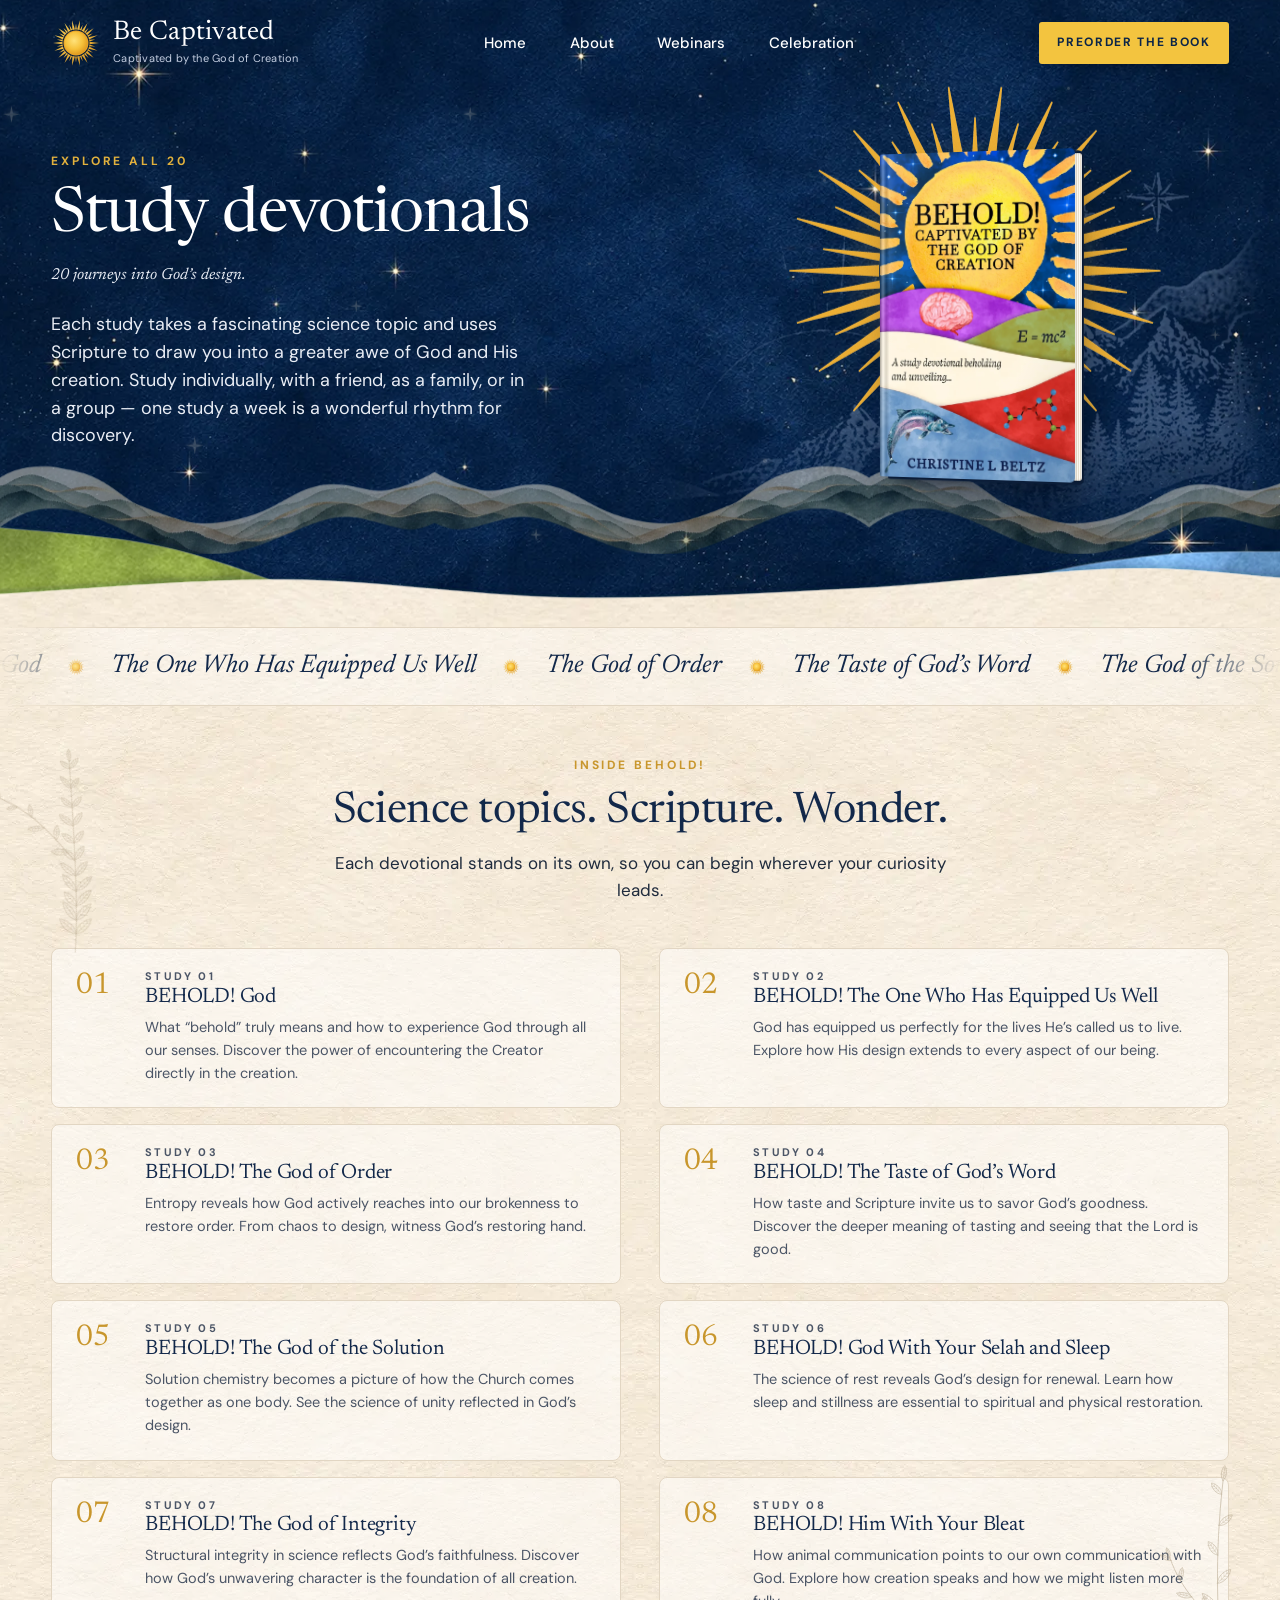
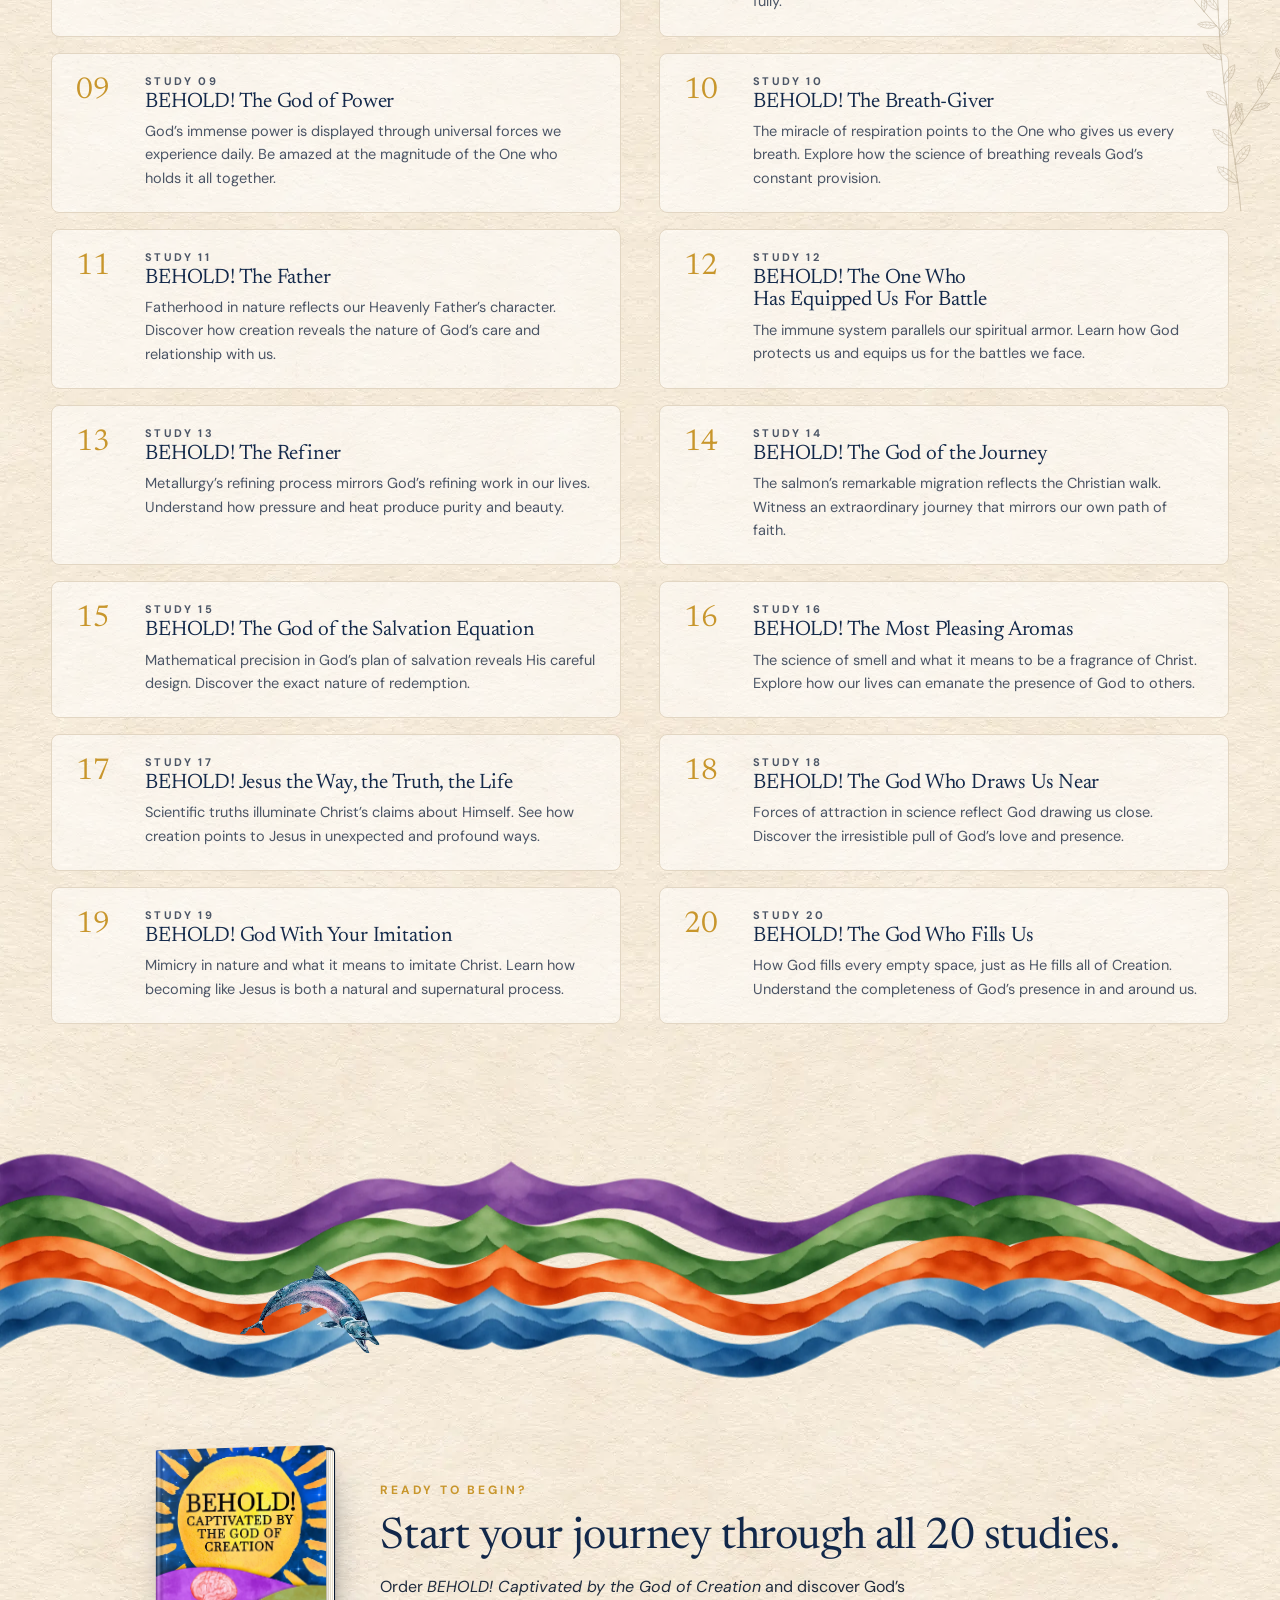
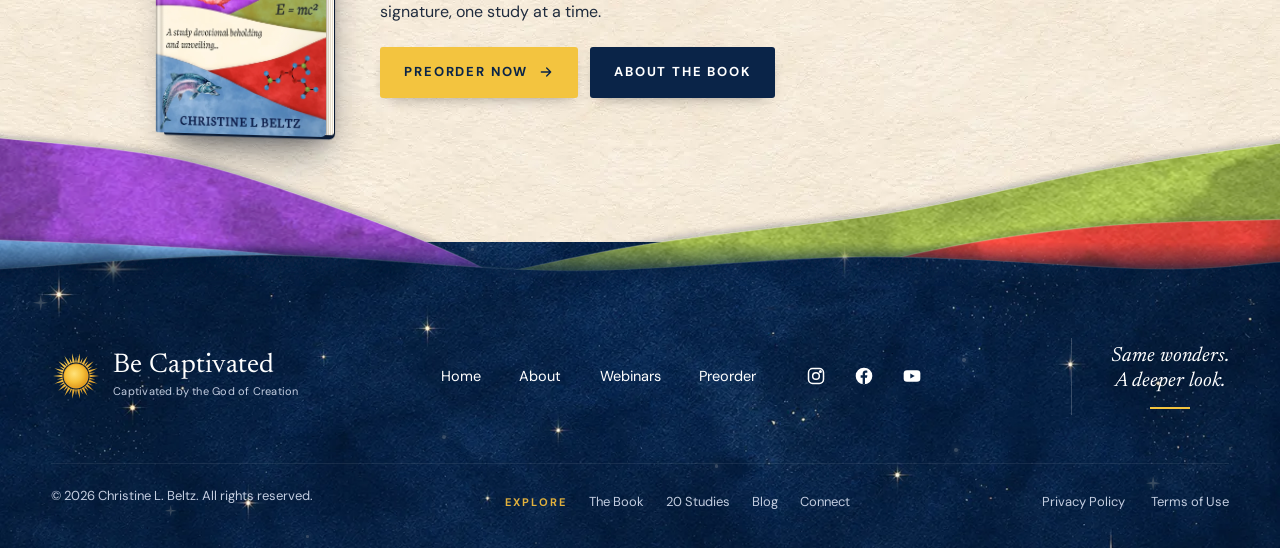
<file: website/studies.html>
<!DOCTYPE html>
<html lang="en" class="no-js">
<head>
<meta charset="UTF-8">
<meta name="viewport" content="width=device-width, initial-scale=1">
<title>20 Study Devotionals | BEHOLD! Captivated by the God of Creation</title>
<meta name="description" content="Explore all 20 BEHOLD! study devotionals — journeys into God’s design through entropy, respiration, salmon migration, the immune system, and more.">
<meta name="theme-color" content="#0a2448">
<meta property="og:type" content="website">
<meta property="og:title" content="20 Study Devotionals | BEHOLD! Captivated by the God of Creation">
<meta property="og:description" content="Explore all 20 BEHOLD! study devotionals — journeys into God’s design through entropy, respiration, salmon migration, the immune system, and more.">
<meta property="og:image" content="images/covers/cover-devotional.jpg">
<link rel="icon" href="images/art/sun.svg" type="image/svg+xml">
<link rel="stylesheet" href="styles.css">
<script>document.documentElement.classList.remove('no-js');document.documentElement.classList.add('js')</script>
<meta name="robots" content="index, follow">
<meta name="author" content="Christine L. Beltz">
<link rel="canonical" href="https://becaptivatedbooks.com/studies.html">
<meta property="og:url" content="https://becaptivatedbooks.com/studies.html">
<meta name="twitter:card" content="summary_large_image">
</head>
<body>
<svg class="svg-defs" aria-hidden="true" focusable="false"><defs>
<pattern id="tx-purple" patternUnits="userSpaceOnUse" x="-160" y="0" width="1800" height="1013"><image href="images/textures/tex-purple.webp" width="1800" height="1013" preserveAspectRatio="none"/></pattern>
<pattern id="tx-green" patternUnits="userSpaceOnUse" x="-160" y="0" width="1800" height="1013"><image href="images/textures/tex-green.webp" width="1800" height="1013" preserveAspectRatio="none"/></pattern>
<pattern id="tx-red" patternUnits="userSpaceOnUse" x="-160" y="0" width="1800" height="1013"><image href="images/textures/tex-red.webp" width="1800" height="1013" preserveAspectRatio="none"/></pattern>
<pattern id="tx-blue" patternUnits="userSpaceOnUse" x="-160" y="0" width="1800" height="1013"><image href="images/textures/tex-blue.webp" width="1800" height="1013" preserveAspectRatio="none"/></pattern>
<pattern id="tx-lilac" patternUnits="userSpaceOnUse" x="-160" y="0" width="1800" height="1013"><image href="images/textures/tex-lilac.webp" width="1800" height="1013" preserveAspectRatio="none"/></pattern>
<pattern id="tx-paper" patternUnits="userSpaceOnUse" x="-160" y="0" width="1800" height="1013"><image href="images/textures/tex-paper.webp" width="1800" height="1013" preserveAspectRatio="none"/></pattern>
<pattern id="tx-navy" patternUnits="userSpaceOnUse" x="-160" y="0" width="1800" height="1013"><image href="images/textures/tex-navy.webp" width="1800" height="1013" preserveAspectRatio="none"/></pattern>
<filter id="f-cut" x="-5%" y="-40%" width="110%" height="180%"><feDropShadow dx="0" dy="-3" stdDeviation="4" flood-color="#0b1a30" flood-opacity=".28"/></filter>
<filter id="f-cut-down" x="-5%" y="-40%" width="110%" height="180%"><feDropShadow dx="0" dy="3" stdDeviation="4" flood-color="#0b1a30" flood-opacity=".22"/></filter>
<linearGradient id="g-fade" x1="0" y1="0" x2="0" y2="1"><stop offset="0" stop-color="#fff"/><stop offset=".38" stop-color="#fff"/><stop offset=".62" stop-color="#fff" stop-opacity=".45"/><stop offset=".95" stop-color="#fff" stop-opacity="0"/></linearGradient>
<mask id="m-fade" maskContentUnits="objectBoundingBox"><rect width="1" height="1" fill="url(#g-fade)"/></mask>
</defs></svg>
<a class="skip-link" href="#main">Skip to content</a>
<header class="site-header" id="top">
  <div class="container header-inner">
    <a class="brand" href="index.html" aria-label="Be Captivated home">
      <img class="brand__sun" src="images/art/sun.svg" alt="" width="50" height="50">
      <span><span class="brand__name">Be Captivated</span><span class="brand__tag">Captivated by the God of Creation</span></span>
    </a>
    <nav class="nav" aria-label="Main"><a href="index.html">Home</a><a href="about.html">About</a><a href="webinars.html">Webinars</a><a href="celebration.html">Celebration</a></nav>
    <button class="btn btn--sm header-cta" type="button" data-open="preorder">Preorder the book</button>
    <button class="menu-toggle" type="button" aria-expanded="false" aria-controls="mobile-panel" aria-label="Open menu"><span></span><span></span><span></span></button>
  </div>
  <div class="mobile-panel" id="mobile-panel">
    <nav aria-label="Mobile"><a href="index.html">Home</a><a href="about.html">About</a><a href="webinars.html">Webinars</a><a href="celebration.html">Celebration</a><a href="book.html">The Book</a><a href="studies.html">Studies</a><a href="blog.html">Blog</a><a href="contact.html">Connect</a></nav>
    <button class="btn btn--block" type="button" data-open="preorder">Preorder the book <svg viewBox="0 0 24 24" fill="none" stroke="currentColor" stroke-width="2" stroke-linecap="round" stroke-linejoin="round" aria-hidden="true" focusable="false" class="arrow"><path pathLength="1" d="M5 12h14M13 6l6 6-6 6"/></svg></button>
  </div>
</header>
<main id="main">

<section class="page-hero page-hero--simple sec-navy">
  <img class="hero-mtn" src="images/art/sketch-mountains-light.webp" alt="" data-px="80" data-py="-30">
  <div class="container page-hero__grid">
    <div class="page-hero__copy reveal" data-py="-40">
      <p class="eyebrow">Explore all 20</p>
      <h1 class="h1">Study devotionals</h1>
      <p class="page-hero__sub">20 journeys into God’s design.</p>
      <p class="lede">Each study takes a fascinating science topic and uses Scripture to draw you into a greater awe of God and His creation. Study individually, with a friend, as a family, or in a group — one study a week is a wonderful rhythm for discovery.</p>
    </div>
    <div class="page-hero__visual reveal reveal-d1">
      <span class="sun-glow" aria-hidden="true" style="margin-left:calc(clamp(300px,30vw,440px) * -.5);width:clamp(300px,30vw,440px);top:-22%" data-py="-50" data-depth="-8"></span>
      <img class="hero-books__sun" src="images/art/sun-big.svg" alt="" style="left:50%" data-py="-60" data-depth="-12">
      <div class="book  " data-py="-30" data-depth="26"><div class="book__body"><span class="book__back"></span><span class="book__pages"></span><div class="book__cover"><img src="images/covers/cover-devotional.webp" alt="BEHOLD! Captivated by the God of Creation — study devotional cover" loading="eager" decoding="async"></div></div></div>
    </div>
  </div>
  <div class="flow " aria-hidden="true" data-py="-24" data-depth="5" style="--ratio:9.7000;--fh:clamp(60px,7vw,100px);bottom:clamp(30px,6vw,80px);opacity:.5;--fs:120s;z-index:1"><div class="flow__track" style="background-image:url(images/flow/flow-sage-gold.webp)"></div></div>
  <div class="wave wave--abs-bottom" aria-hidden="true" style="--h:clamp(80px,12vw,170px)"><svg class="wl" viewBox="-80 0 1600 170" preserveAspectRatio="none" focusable="false" data-wdy="0.080" data-wdx="-0.0120" style="--sa:1.10%;--sw:13.0s;--sd:0.0s"><path fill="url(#tx-green)" filter="url(#f-cut)" d="M-82 172L-82 44.7L-80 44.7C-66.7 45.6 -43.3 45.8 0 50C43.3 54.2 123.3 58.3 180 70C236.7 81.7 293.3 103 340 120C386.7 137 440 163.3 460 172L1442 172L1442 172Z"/><path d="M-80 44.7C-66.7 45.6 -43.3 45.8 0 50C43.3 54.2 123.3 58.3 180 70C236.7 81.7 293.3 103 340 120C386.7 137 440 163.3 460 172" fill="none" stroke="rgba(255,255,255,.22)" stroke-width="1.2" vector-effect="non-scaling-stroke"/></svg><svg class="wl wl--rev" viewBox="-80 0 1600 170" preserveAspectRatio="none" focusable="false" data-wdy="0.125" data-wdx="0.0160" style="--sa:1.28%;--sw:16.5s;--sd:13.8s"><path fill="url(#tx-blue)" filter="url(#f-cut)" d="M-2 172L-2 172L980 172C1006.7 160.7 1086.7 120 1140 104C1193.3 88 1250 81.3 1300 76C1350 70.7 1403.3 72.9 1440 72C1476.7 71.1 1506.7 70.9 1520 70.6L1522 70.6L1522 172Z"/><path d="M980 172C1006.7 160.7 1086.7 120 1140 104C1193.3 88 1250 81.3 1300 76C1350 70.7 1403.3 72.9 1440 72C1476.7 71.1 1506.7 70.9 1520 70.6" fill="none" stroke="rgba(255,255,255,.22)" stroke-width="1.2" vector-effect="non-scaling-stroke"/></svg><svg class="wl" viewBox="-80 0 1600 170" preserveAspectRatio="none" focusable="false" data-wdy="0.035" data-wdx="0.0000" style="--sa:0.50%;--sw:22.0s;--sd:16.6s"><path fill="url(#tx-paper)" filter="url(#f-cut)" d="M-82 172L-82 130.4L-80 130.4C-66.7 130 -66.7 131.1 0 128C66.7 124.9 213.3 111.3 320 112C426.7 112.7 533.3 130.3 640 132C746.7 133.7 856.7 127.3 960 122C1063.3 116.7 1180 102 1260 100C1340 98 1396.7 107.9 1440 110C1483.3 112.1 1506.7 112.2 1520 112.7L1522 112.7L1522 172Z"/><path d="M-80 130.4C-66.7 130 -66.7 131.1 0 128C66.7 124.9 213.3 111.3 320 112C426.7 112.7 533.3 130.3 640 132C746.7 133.7 856.7 127.3 960 122C1063.3 116.7 1180 102 1260 100C1340 98 1396.7 107.9 1440 110C1483.3 112.1 1506.7 112.2 1520 112.7" fill="none" stroke="rgba(255,255,255,.22)" stroke-width="1.2" vector-effect="non-scaling-stroke"/></svg></div>
</section>

<div class="marquee" aria-hidden="true" style="--ms:120s">
  <div class="marquee__track">
    <span>God</span><span>The One Who Has Equipped Us Well</span><span>The God of Order</span><span>The Taste of God’s Word</span><span>The God of the Solution</span><span>God With Your Selah and Sleep</span><span>The God of Integrity</span><span>Him With Your Bleat</span><span>The God of Power</span><span>The Breath-Giver</span><span>The Father</span><span>The One Who Has Equipped Us For Battle</span><span>The Refiner</span><span>The God of the Journey</span><span>The God of the Salvation Equation</span><span>The Most Pleasing Aromas</span><span>Jesus the Way, the Truth, the Life</span><span>The God Who Draws Us Near</span><span>God With Your Imitation</span><span>The God Who Fills Us</span>
    <span>God</span><span>The One Who Has Equipped Us Well</span><span>The God of Order</span><span>The Taste of God’s Word</span><span>The God of the Solution</span><span>God With Your Selah and Sleep</span><span>The God of Integrity</span><span>Him With Your Bleat</span><span>The God of Power</span><span>The Breath-Giver</span><span>The Father</span><span>The One Who Has Equipped Us For Battle</span><span>The Refiner</span><span>The God of the Journey</span><span>The God of the Salvation Equation</span><span>The Most Pleasing Aromas</span><span>Jesus the Way, the Truth, the Life</span><span>The God Who Draws Us Near</span><span>God With Your Imitation</span><span>The God Who Fills Us</span>
  </div>
</div>


<section class="section sec-cream" style="padding-top:clamp(30px,4vw,50px)">
  <img class="deco" src="images/art/botanical-branch.svg" alt="" data-py="40" style="left:-40px;top:10px;width:clamp(140px,14vw,210px);opacity:.5;transform:rotate(-60deg)">
  <img class="deco" src="images/art/botanical-sprig.svg" alt="" data-py="-60" style="right:-26px;top:40%;width:clamp(110px,12vw,170px);opacity:.6">
  <div class="container">
    <header class="section-head reveal">
      <p class="eyebrow">Inside BEHOLD!</p>
      <h2 class="h2">Science topics. Scripture. Wonder.</h2>
      <p>Each devotional stands on its own, so you can begin wherever your curiosity leads.</p>
    </header>
    <div class="studies-grid">
      <article class="study reveal"><span class="num">01</span><div><h3><span>Study 01</span>BEHOLD! God</h3><p>What “behold” truly means and how to experience God through all our senses. Discover the power of encountering the Creator directly in the creation.</p></div></article>
      <article class="study reveal reveal-d1"><span class="num">02</span><div><h3><span>Study 02</span>BEHOLD! The One Who Has Equipped Us Well</h3><p>God has equipped us perfectly for the lives He’s called us to live. Explore how His design extends to every aspect of our being.</p></div></article>
      <article class="study reveal"><span class="num">03</span><div><h3><span>Study 03</span>BEHOLD! The God of Order</h3><p>Entropy reveals how God actively reaches into our brokenness to restore order. From chaos to design, witness God’s restoring hand.</p></div></article>
      <article class="study reveal reveal-d1"><span class="num">04</span><div><h3><span>Study 04</span>BEHOLD! The Taste of God’s Word</h3><p>How taste and Scripture invite us to savor God’s goodness. Discover the deeper meaning of tasting and seeing that the Lord is good.</p></div></article>
      <article class="study reveal"><span class="num">05</span><div><h3><span>Study 05</span>BEHOLD! The God of the Solution</h3><p>Solution chemistry becomes a picture of how the Church comes together as one body. See the science of unity reflected in God’s design.</p></div></article>
      <article class="study reveal reveal-d1"><span class="num">06</span><div><h3><span>Study 06</span>BEHOLD! God With Your Selah and Sleep</h3><p>The science of rest reveals God’s design for renewal. Learn how sleep and stillness are essential to spiritual and physical restoration.</p></div></article>
      <article class="study reveal"><span class="num">07</span><div><h3><span>Study 07</span>BEHOLD! The God of Integrity</h3><p>Structural integrity in science reflects God’s faithfulness. Discover how God’s unwavering character is the foundation of all creation.</p></div></article>
      <article class="study reveal reveal-d1"><span class="num">08</span><div><h3><span>Study 08</span>BEHOLD! Him With Your Bleat</h3><p>How animal communication points to our own communication with God. Explore how creation speaks and how we might listen more fully.</p></div></article>
      <article class="study reveal"><span class="num">09</span><div><h3><span>Study 09</span>BEHOLD! The God of Power</h3><p>God’s immense power is displayed through universal forces we experience daily. Be amazed at the magnitude of the One who holds it all together.</p></div></article>
      <article class="study reveal reveal-d1"><span class="num">10</span><div><h3><span>Study 10</span>BEHOLD! The Breath-Giver</h3><p>The miracle of respiration points to the One who gives us every breath. Explore how the science of breathing reveals God’s constant provision.</p></div></article>
      <article class="study reveal"><span class="num">11</span><div><h3><span>Study 11</span>BEHOLD! The Father</h3><p>Fatherhood in nature reflects our Heavenly Father’s character. Discover how creation reveals the nature of God’s care and relationship with us.</p></div></article>
      <article class="study reveal reveal-d1"><span class="num">12</span><div><h3><span>Study 12</span>BEHOLD! The One Who Has Equipped Us For Battle</h3><p>The immune system parallels our spiritual armor. Learn how God protects us and equips us for the battles we face.</p></div></article>
      <article class="study reveal"><span class="num">13</span><div><h3><span>Study 13</span>BEHOLD! The Refiner</h3><p>Metallurgy’s refining process mirrors God’s refining work in our lives. Understand how pressure and heat produce purity and beauty.</p></div></article>
      <article class="study reveal reveal-d1"><span class="num">14</span><div><h3><span>Study 14</span>BEHOLD! The God of the Journey</h3><p>The salmon’s remarkable migration reflects the Christian walk. Witness an extraordinary journey that mirrors our own path of faith.</p></div></article>
      <article class="study reveal"><span class="num">15</span><div><h3><span>Study 15</span>BEHOLD! The God of the Salvation Equation</h3><p>Mathematical precision in God’s plan of salvation reveals His careful design. Discover the exact nature of redemption.</p></div></article>
      <article class="study reveal reveal-d1"><span class="num">16</span><div><h3><span>Study 16</span>BEHOLD! The Most Pleasing Aromas</h3><p>The science of smell and what it means to be a fragrance of Christ. Explore how our lives can emanate the presence of God to others.</p></div></article>
      <article class="study reveal"><span class="num">17</span><div><h3><span>Study 17</span>BEHOLD! Jesus the Way, the Truth, the Life</h3><p>Scientific truths illuminate Christ’s claims about Himself. See how creation points to Jesus in unexpected and profound ways.</p></div></article>
      <article class="study reveal reveal-d1"><span class="num">18</span><div><h3><span>Study 18</span>BEHOLD! The God Who Draws Us Near</h3><p>Forces of attraction in science reflect God drawing us close. Discover the irresistible pull of God’s love and presence.</p></div></article>
      <article class="study reveal"><span class="num">19</span><div><h3><span>Study 19</span>BEHOLD! God With Your Imitation</h3><p>Mimicry in nature and what it means to imitate Christ. Learn how becoming like Jesus is both a natural and supernatural process.</p></div></article>
      <article class="study reveal reveal-d1"><span class="num">20</span><div><h3><span>Study 20</span>BEHOLD! The God Who Fills Us</h3><p>How God fills every empty space, just as He fills all of Creation. Understand the completeness of God’s presence in and around us.</p></div></article>
    </div>
  </div>
</section>

<section class="stream" aria-hidden="true">
  <div class="flow " aria-hidden="true" data-py="-30" style="--ratio:9.9833;--fh:clamp(70px,8vw,110px);top:6%;--fs:80s"><div class="flow__track" style="background-image:url(images/flow/flow-purple.webp)"></div></div>
  <div class="flow flow--rev" aria-hidden="true" data-py="-10" style="--ratio:9.5083;--fh:clamp(70px,8vw,110px);top:24%;--fs:95s"><div class="flow__track" style="background-image:url(images/flow/flow-green.webp)"></div></div>
  <div class="flow " aria-hidden="true" data-py="10" style="--ratio:9.8667;--fh:clamp(70px,8vw,110px);top:42%;--fs:70s"><div class="flow__track" style="background-image:url(images/flow/flow-terracotta.webp)"></div></div>
  <div class="flow flow--rev" aria-hidden="true" data-py="30" style="--ratio:9.6083;--fh:clamp(70px,8vw,110px);top:60%;--fs:88s"><div class="flow__track" style="background-image:url(images/flow/flow-blue.webp)"></div></div>
  <img class="deco" src="images/art/salmon.webp" alt="" style="left:12%;top:40%;width:clamp(110px,11vw,160px);z-index:3" data-px="-120" data-py="-40">
</section>


<section class="cta-band sec-cream" style="padding-top:clamp(10px,2vw,30px)">
  <div class="container">
    <div class="cta-band__grid reveal">
      <div class="book  " data-py="-24" data-depth="12"><div class="book__body"><span class="book__back"></span><span class="book__pages"></span><div class="book__cover"><img src="images/covers/cover-devotional.webp" alt="BEHOLD! Captivated by the God of Creation — study devotional cover" loading="lazy" decoding="async"></div></div></div>
      <div>
        <p class="eyebrow">Ready to begin?</p>
        <h2 class="h2">Start your journey through all 20 studies.</h2>
        <p>Order <em>BEHOLD! Captivated by the God of Creation</em> and discover God’s signature, one study at a time.</p>
        <div class="btn-row"><button class="btn" type="button" data-open="preorder">Preorder now <svg viewBox="0 0 24 24" fill="none" stroke="currentColor" stroke-width="2.0" stroke-linecap="round" stroke-linejoin="round" aria-hidden="true" focusable="false" class="arrow"><path pathLength="1" d="M5 12h14M13 6l6 6-6 6"/></svg></button><a class="btn btn--navy" href="book.html">About the book</a></div>
      </div>
    </div>
  </div>
  <div class="cta-band__waves"><div class="wave wave--blend" aria-hidden="true" style="--h:clamp(110px,15vw,220px)"><svg class="wl" viewBox="-80 0 1600 220" preserveAspectRatio="none" focusable="false" data-wdy="0.080" data-wdx="-0.0120" style="--sa:1.10%;--sw:13.0s;--sd:0.0s"><path fill="url(#tx-purple)" filter="url(#f-cut)" d="M-82 222L-82 34.2L-80 34.2C-66.7 35.2 -46.7 35 0 40C46.7 45 136.7 50.7 200 64C263.3 77.3 326.7 101.3 380 120C433.3 138.7 483.3 159 520 176C556.7 193 586.7 214.3 600 222L1442 222L1442 222Z"/><path d="M-80 34.2C-66.7 35.2 -46.7 35 0 40C46.7 45 136.7 50.7 200 64C263.3 77.3 326.7 101.3 380 120C433.3 138.7 483.3 159 520 176C556.7 193 586.7 214.3 600 222" fill="none" stroke="rgba(255,255,255,.22)" stroke-width="1.2" vector-effect="non-scaling-stroke"/></svg><svg class="wl wl--rev" viewBox="-80 0 1600 220" preserveAspectRatio="none" focusable="false" data-wdy="0.125" data-wdx="0.0160" style="--sa:1.28%;--sw:16.5s;--sd:13.8s"><path fill="url(#tx-green)" filter="url(#f-cut)" d="M-2 222L-2 222L420 222C466.7 211.7 603.3 177 700 160C796.7 143 910 135 1000 120C1090 105 1166.7 83.3 1240 70C1313.3 56.7 1393.3 46.2 1440 40C1486.7 33.8 1506.7 34 1520 32.8L1522 32.8L1522 222Z"/><path d="M420 222C466.7 211.7 603.3 177 700 160C796.7 143 910 135 1000 120C1090 105 1166.7 83.3 1240 70C1313.3 56.7 1393.3 46.2 1440 40C1486.7 33.8 1506.7 34 1520 32.8" fill="none" stroke="rgba(255,255,255,.22)" stroke-width="1.2" vector-effect="non-scaling-stroke"/></svg><svg class="wl" viewBox="-80 0 1600 220" preserveAspectRatio="none" focusable="false" data-wdy="0.170" data-wdx="-0.0200" style="--sa:1.46%;--sw:20.0s;--sd:14.6s"><path fill="url(#tx-red)" filter="url(#f-cut)" d="M-2 222L-2 222L820 222C856.7 211.7 970 175.3 1040 160C1110 144.7 1173.3 136.3 1240 130C1306.7 123.7 1393.3 123.7 1440 122C1486.7 120.3 1506.7 120.4 1520 120.1L1522 120.1L1522 222Z"/><path d="M820 222C856.7 211.7 970 175.3 1040 160C1110 144.7 1173.3 136.3 1240 130C1306.7 123.7 1393.3 123.7 1440 122C1486.7 120.3 1506.7 120.4 1520 120.1" fill="none" stroke="rgba(255,255,255,.22)" stroke-width="1.2" vector-effect="non-scaling-stroke"/></svg><svg class="wl wl--rev" viewBox="-80 0 1600 220" preserveAspectRatio="none" focusable="false" data-wdy="0.215" data-wdx="0.0240" style="--sa:1.64%;--sw:23.5s;--sd:15.4s"><path fill="url(#tx-blue)" filter="url(#f-cut)" d="M-82 222L-82 137.4L-80 137.4C-66.7 137.9 -63.3 136.9 0 140C63.3 143.1 206.7 146 300 156C393.3 166 493.3 189 560 200C626.7 211 676.7 218.3 700 222L1442 222L1442 222Z"/><path d="M-80 137.4C-66.7 137.9 -63.3 136.9 0 140C63.3 143.1 206.7 146 300 156C393.3 166 493.3 189 560 200C626.7 211 676.7 218.3 700 222" fill="none" stroke="rgba(255,255,255,.22)" stroke-width="1.2" vector-effect="non-scaling-stroke"/></svg><svg class="wl" viewBox="-80 0 1600 220" preserveAspectRatio="none" focusable="false" data-wdy="0.035" data-wdx="0.0000" style="--sa:0.50%;--sw:22.0s;--sd:11.2s"><path fill="url(#tx-navy)" filter="url(#f-cut)" d="M-82 222L-82 198.6L-80 198.6C-66.7 198.1 -63.3 199.1 0 196C63.3 192.9 193.3 179.7 300 180C406.7 180.3 526.7 197.7 640 198C753.3 198.3 870 182.3 980 182C1090 181.7 1223.3 195 1300 196C1376.7 197 1403.3 189.8 1440 188C1476.7 186.2 1506.7 185.7 1520 185.3L1522 185.3L1522 222Z"/><path d="M-80 198.6C-66.7 198.1 -63.3 199.1 0 196C63.3 192.9 193.3 179.7 300 180C406.7 180.3 526.7 197.7 640 198C753.3 198.3 870 182.3 980 182C1090 181.7 1223.3 195 1300 196C1376.7 197 1403.3 189.8 1440 188C1476.7 186.2 1506.7 185.7 1520 185.3" fill="none" stroke="rgba(255,255,255,.22)" stroke-width="1.2" vector-effect="non-scaling-stroke"/></svg></div></div>
</section>

</main>
<footer class="site-footer sec-navy">
  <div class="container">
    <div class="footer-top">
      <a class="brand" href="index.html" aria-label="Be Captivated home">
        <img class="brand__sun" src="images/art/sun.svg" alt="" width="50" height="50" loading="lazy">
        <span><span class="brand__name">Be Captivated</span><span class="brand__tag">Captivated by the God of Creation</span></span>
      </a>
      <div class="footer-mid">
        <nav class="footer-nav" aria-label="Footer"><a href="index.html">Home</a><a href="about.html">About</a><a href="webinars.html">Webinars</a><button type="button" data-open="preorder">Preorder</button></nav>
        <div class="socials">
          <a href="#" aria-label="Instagram"><svg viewBox="0 0 24 24" fill="none" stroke="currentColor" stroke-width="1.8" stroke-linecap="round" stroke-linejoin="round" aria-hidden="true" focusable="false"><rect x="3" y="3" width="18" height="18" rx="5"/><circle cx="12" cy="12" r="4"/><circle cx="17.3" cy="6.7" r=".9" fill="currentColor"/></svg></a>
          <a href="#" aria-label="Facebook"><svg viewBox="0 0 24 24" fill="none" stroke="currentColor" stroke-width="1.6" stroke-linecap="round" stroke-linejoin="round" aria-hidden="true" focusable="false"><circle cx="12" cy="12" r="10" fill="currentColor" stroke="none"/><path pathLength="1" d="M13.2 21.8V14h2.4l.4-2.8h-2.8V9.5c0-.8.3-1.4 1.4-1.4H16V5.6c-.3 0-1.1-.1-2.1-.1-2.1 0-3.5 1.3-3.5 3.6v2.1H8V14h2.4v7.8" fill="var(--navy,#0a2448)" stroke="none"/></svg></a>
          <a href="#" aria-label="YouTube"><svg viewBox="0 0 24 24" fill="none" stroke="currentColor" stroke-width="1.6" stroke-linecap="round" stroke-linejoin="round" aria-hidden="true" focusable="false"><rect x="2" y="5" width="20" height="14" rx="4" fill="currentColor" stroke="none"/><path pathLength="1" d="M10 9v6l5.2-3z" fill="var(--navy,#0a2448)" stroke="none"/></svg></a>
        </div>
      </div>
      <p class="footer-sign">Same wonders.<br>A deeper look.</p>
    </div>
    <div class="footer-bottom">
      <p>© 2026 Christine L. Beltz. All rights reserved.</p>
      <div class="footer-explore"><span>Explore</span><a href="book.html">The Book</a><a href="studies.html">20 Studies</a><a href="blog.html">Blog</a><a href="contact.html">Connect</a></div>
      <nav aria-label="Legal"><a href="#">Privacy Policy</a><a href="#">Terms of Use</a></nav>
    </div>
  </div>
</footer>
<dialog class="modal" id="modal-preorder" aria-labelledby="po-title">
  <div class="modal__card">
    <button class="modal__close" type="button" data-close aria-label="Close"><svg viewBox="0 0 24 24" fill="none" stroke="currentColor" stroke-width="2" stroke-linecap="round" stroke-linejoin="round" aria-hidden="true" focusable="false"><path pathLength="1" d="M6 6l12 12M18 6L6 18"/></svg></button>
    <img class="deco po__art-l" src="images/art/botanical-sprig.svg" alt="" data-depth="10">
    <img class="deco po__art-r" src="images/art/botanical-branch.svg" alt="" data-depth="14">
    <img class="deco po__mtn" src="images/art/sketch-mountains.webp" alt="" data-depth="-8">
    <form class="po" id="preorder-form" action="#" data-preorder>
      <div class="modal-brand"><img src="images/art/sun.svg" alt=""><span><span class="brand__name">Be Captivated</span><span class="brand__tag">Captivated by the God of Creation</span></span></div>
      <p class="eyebrow">One wonder. Three ways to explore.</p>
      <h2 id="po-title">Bring BEHOLD! Home.</h2>
      <p class="po__sub">Choose your edition and be part of the journey.</p>
      <fieldset class="po__editions" style="border:0;padding:0;margin-inline:auto">
        <legend class="sr-only">Choose an edition</legend>
        <label class="po-ed po-ed--main"><input type="radio" name="edition" value="devotional" data-url="#" checked><div class="book  " data-depth="12"><div class="book__body"><span class="book__back"></span><span class="book__pages"></span><div class="book__cover"><img src="images/covers/cover-devotional.webp" alt="BEHOLD! Captivated by the God of Creation — study devotional cover" loading="lazy" decoding="async"></div></div></div><strong>Devotional</strong><small>Adults</small><span class="script">Go deeper.</span></label>
        <label class="po-ed"><input type="radio" name="edition" value="student" data-url="#"><div class="book book--sq " data-depth="9"><div class="book__body"><span class="book__back"></span><span class="book__pages"></span><div class="book__cover"><img src="images/covers/cover-devotional.webp" alt="BEHOLD! Captivated by the God of Creation — cover" loading="lazy" decoding="async"></div></div></div><strong>Student Edition</strong><small>Ages 11–14</small><span class="script">Explore it.</span></label>
      </fieldset>
      <button class="btn po__cta" type="submit">Preorder now <svg viewBox="0 0 24 24" fill="none" stroke="currentColor" stroke-width="2" stroke-linecap="round" stroke-linejoin="round" aria-hidden="true" focusable="false" class="arrow"><path pathLength="1" d="M5 12h14M13 6l6 6-6 6"/></svg></button>
      <p class="po__perks"><span><svg viewBox="0 0 24 24" fill="none" stroke="currentColor" stroke-width="1.4" stroke-linecap="round" stroke-linejoin="round" aria-hidden="true" focusable="false"><path pathLength="1" d="M2.5 6.5h11v9h-11z"/><path pathLength="1" d="M13.5 9.5h4l3 3v3h-7"/><circle cx="6.5" cy="17" r="1.8"/><circle cx="17" cy="17" r="1.8"/></svg> Be part of the release</span><span>Resources for the whole family</span><span>A deeper look at the Creator</span></p>
      <div class="po__foot">
        <div class="flow " aria-hidden="true" style="--ratio:9.0667;--fh:64px;top:4px;opacity:.55;--fs:70s;z-index:0"><div class="flow__track" style="background-image:url(images/flow/flow-golden-ribbons.webp)"></div></div>
        <div class="wave" aria-hidden="true"><svg class="wl" viewBox="-39 0 778 150" preserveAspectRatio="none" focusable="false" data-wdy="0.100" data-wdx="-0.0120" style="--sa:1.10%;--sw:13.0s;--sd:0.0s"><path fill="url(#tx-purple)" d="M-39 4C-32.5 4.3 -29.8 3.7 0 6C29.8 8.3 93.3 14 140 18C186.7 22 233.3 22.3 280 30C326.7 37.7 396.7 58.3 420 64L420 66C396.7 63.7 326.7 56.3 280 52C233.3 47.7 186.7 42 140 40C93.3 38 29.8 40 0 40C-29.8 40 -32.5 40 -39 40Z"/></svg><svg class="wl wl--rev" viewBox="-39 0 778 150" preserveAspectRatio="none" focusable="false" data-wdy="0.130" data-wdx="0.0160" style="--sa:1.28%;--sw:16.5s;--sd:13.8s"><path fill="url(#tx-green)" d="M-39 52.3C-32.5 52.2 -36.5 52.4 0 52C36.5 51.6 123.3 53.7 180 50C236.7 46.3 283.3 34 340 30C396.7 26 460 30 520 26C580 22 663.5 9.8 700 6C736.5 2.2 732.5 3.8 739 3.4L739 45C732.5 45.1 736.5 44.5 700 46C663.5 47.5 580 52.3 520 54C460 55.7 396.7 54.7 340 56C283.3 57.3 236.7 59 180 62C123.3 65 36.5 71.7 0 74C-36.5 76.3 -32.5 75.3 -39 75.6Z"/></svg><svg class="wl" viewBox="-39 0 778 150" preserveAspectRatio="none" focusable="false" data-wdy="0.170" data-wdx="-0.0200" style="--sa:1.46%;--sw:20.0s;--sd:14.6s"><path fill="url(#tx-red)" filter="url(#f-cut)" d="M-2 152L-2 150L300 150C320 141.7 380 113.3 420 100C460 86.7 493.3 76.7 540 70C586.7 63.3 666.8 61.9 700 60C733.2 58.1 732.5 58.8 739 58.5L741 58.5L741 152Z"/><path d="M300 150C320 141.7 380 113.3 420 100C460 86.7 493.3 76.7 540 70C586.7 63.3 666.8 61.9 700 60C733.2 58.1 732.5 58.8 739 58.5" fill="none" stroke="rgba(255,255,255,.22)" stroke-width="1.2" vector-effect="non-scaling-stroke"/></svg><svg class="wl wl--rev" viewBox="-39 0 778 150" preserveAspectRatio="none" focusable="false" data-wdy="0.035" data-wdx="0.0000" style="--sa:0.50%;--sw:22.0s;--sd:13.9s"><path fill="url(#tx-blue)" filter="url(#f-cut)" d="M-2 152L-2 150L420 150C436.7 143.3 488.3 126.3 520 110C551.7 93.7 580 66.3 610 52C640 37.7 678.5 29.9 700 24C721.5 18.1 732.5 17.9 739 16.7L741 16.7L741 152Z"/><path d="M420 150C436.7 143.3 488.3 126.3 520 110C551.7 93.7 580 66.3 610 52C640 37.7 678.5 29.9 700 24C721.5 18.1 732.5 17.9 739 16.7" fill="none" stroke="rgba(255,255,255,.22)" stroke-width="1.2" vector-effect="non-scaling-stroke"/></svg></div>
        <blockquote>“The heavens declare the glory of God;<br>the skies proclaim the work of his hands.”<cite>Psalm 19:1</cite></blockquote>
        <p class="script">Different depths.<br>The same wonder.</p>
      </div>
    </form>
  </div>
</dialog>
<dialog class="modal modal--split" id="modal-webinar" aria-labelledby="ws-title">
  <div class="modal__card">
    <button class="modal__close" type="button" data-close aria-label="Close"><svg viewBox="0 0 24 24" fill="none" stroke="currentColor" stroke-width="2" stroke-linecap="round" stroke-linejoin="round" aria-hidden="true" focusable="false"><path pathLength="1" d="M6 6l12 12M18 6L6 18"/></svg></button>
    <div class="ws">
      <div class="ws__side">
        <div class="ws__milky"></div>
        <div class="brand" style="position:relative;z-index:2"><img class="brand__sun" src="images/art/sun.svg" alt=""><span><span class="brand__name">Be Captivated</span><span class="brand__tag">Captivated by the God of Creation</span></span></div>
        <p class="ws__quote" data-depth="-8">“Questions<br>lead to deeper<br>wonder.”</p>
        <div class="ws__scene">
          <div class="flow " aria-hidden="true" style="--ratio:9.5083;--fh:96px;bottom:34px;opacity:.95;--fs:60s"><div class="flow__track" style="background-image:url(images/flow/flow-misty-hills.webp)"></div></div>
          <div class="wave" aria-hidden="true"><svg class="wl" viewBox="-22 0 444 90" preserveAspectRatio="none" focusable="false" data-wdy="0.080" data-wdx="-0.0120" style="--sa:1.10%;--sw:13.0s;--sd:0.0s"><path fill="url(#tx-purple)" filter="url(#f-cut)" d="M-24 92L-24 18.9L-22 18.9C-18.3 19.1 -23.7 18.1 0 20C23.7 21.9 76.7 24 120 30C163.3 36 220 46 260 56C300 66 343.3 84.3 360 90L402 90L402 92Z"/><path d="M-22 18.9C-18.3 19.1 -23.7 18.1 0 20C23.7 21.9 76.7 24 120 30C163.3 36 220 46 260 56C300 66 343.3 84.3 360 90" fill="none" stroke="rgba(255,255,255,.22)" stroke-width="1.2" vector-effect="non-scaling-stroke"/></svg><svg class="wl wl--rev" viewBox="-22 0 444 90" preserveAspectRatio="none" focusable="false" data-wdy="0.125" data-wdx="0.0160" style="--sa:1.28%;--sw:16.5s;--sd:13.8s"><path fill="url(#tx-green)" filter="url(#f-cut)" d="M-2 92L-2 90L80 90C100 84 160 62 200 54C240 46 286.7 46 320 42C353.3 38 383 32.3 400 30C417 27.7 418.3 28.4 422 28L424 28L424 92Z"/><path d="M80 90C100 84 160 62 200 54C240 46 286.7 46 320 42C353.3 38 383 32.3 400 30C417 27.7 418.3 28.4 422 28" fill="none" stroke="rgba(255,255,255,.22)" stroke-width="1.2" vector-effect="non-scaling-stroke"/></svg><svg class="wl" viewBox="-22 0 444 90" preserveAspectRatio="none" focusable="false" data-wdy="0.170" data-wdx="-0.0200" style="--sa:1.46%;--sw:20.0s;--sd:14.6s"><path fill="url(#tx-red)" filter="url(#f-cut)" d="M-24 92L-24 67.8L-22 67.8C-18.3 67.8 -23.7 67.6 0 68C23.7 68.4 80 68.7 120 70C160 71.3 205 72.7 240 76C275 79.3 315 87.7 330 90L402 90L402 92Z"/><path d="M-22 67.8C-18.3 67.8 -23.7 67.6 0 68C23.7 68.4 80 68.7 120 70C160 71.3 205 72.7 240 76C275 79.3 315 87.7 330 90" fill="none" stroke="rgba(255,255,255,.22)" stroke-width="1.2" vector-effect="non-scaling-stroke"/></svg><svg class="wl wl--rev" viewBox="-22 0 444 90" preserveAspectRatio="none" focusable="false" data-wdy="0.035" data-wdx="0.0000" style="--sa:0.50%;--sw:22.0s;--sd:13.9s"><path fill="url(#tx-blue)" filter="url(#f-cut)" d="M-2 92L-2 90L250 90C261.7 86.7 295 75.3 320 70C345 64.7 383 60.3 400 58C417 55.7 418.3 56.4 422 56L424 56L424 92Z"/><path d="M250 90C261.7 86.7 295 75.3 320 70C345 64.7 383 60.3 400 58C417 55.7 418.3 56.4 422 56" fill="none" stroke="rgba(255,255,255,.22)" stroke-width="1.2" vector-effect="non-scaling-stroke"/></svg></div>
        </div>
      </div>
      <div class="ws__main">
        <p class="eyebrow">Be Captivated Webinars</p>
        <h2 id="ws-title">Be part of the conversation.</h2>
        <p>Join the webinar list to get updates on upcoming events, special guests, and exclusive content.</p>
        <ul class="ws__list">
          <li><svg viewBox="0 0 24 24" fill="none" stroke="currentColor" stroke-width="1.3" stroke-linecap="round" stroke-linejoin="round" aria-hidden="true" focusable="false"><circle cx="12" cy="7.5" r="2.6"/><circle cx="5.6" cy="9" r="2.1"/><circle cx="18.4" cy="9" r="2.1"/><path pathLength="1" d="M7.4 19v-1.8a4.6 4.6 0 0 1 9.2 0V19"/><path pathLength="1" d="M2.2 18.6v-1.1a3.4 3.4 0 0 1 4.9-3.1M21.8 18.6v-1.1a3.4 3.4 0 0 0-4.9-3.1"/></svg> Live discussions with Christine</li>
          <li><svg viewBox="0 0 24 24" fill="none" stroke="currentColor" stroke-width="1.3" stroke-linecap="round" stroke-linejoin="round" aria-hidden="true" focusable="false"><path pathLength="1" d="M12 6.5C10 5 7.4 4.5 3 4.8v13.4c4.4-.3 7 .2 9 1.8 2-1.6 4.6-2.1 9-1.8V4.8c-4.4-.3-7 .2-9 1.7z"/><path pathLength="1" d="M12 6.5V20"/><path pathLength="1" d="M5.5 8.2c1.8 0 3.2.3 4.4.9M5.5 11.2c1.8 0 3.2.3 4.4.9M18.5 8.2c-1.8 0-3.2.3-4.4.9M18.5 11.2c-1.8 0-3.2.3-4.4.9"/></svg> Faith, science, and everyday wonder</li>
          <li><svg viewBox="0 0 24 24" fill="none" stroke="currentColor" stroke-width="1.3" stroke-linecap="round" stroke-linejoin="round" aria-hidden="true" focusable="false"><path pathLength="1" d="M9 18h6M10 21h4"/><path pathLength="1" d="M12 3a6 6 0 0 0-3.6 10.8c.7.6 1.1 1.4 1.1 2.2V16h5v0c0-.8.4-1.6 1.1-2.2A6 6 0 0 0 12 3z"/><path pathLength="1" d="M12 0.8V1.6M3 9.5h-.8M21.8 9.5H21M5.2 3.6l.6.6M18.8 3.6l-.6.6"/></svg> Practical takeaways</li>
          <li><svg viewBox="0 0 24 24" fill="none" stroke="currentColor" stroke-width="1.3" stroke-linecap="round" stroke-linejoin="round" aria-hidden="true" focusable="false"><circle cx="12" cy="7.5" r="2.6"/><circle cx="5.6" cy="9" r="2.1"/><circle cx="18.4" cy="9" r="2.1"/><path pathLength="1" d="M7.4 19v-1.8a4.6 4.6 0 0 1 9.2 0V19"/><path pathLength="1" d="M2.2 18.6v-1.1a3.4 3.4 0 0 1 4.9-3.1M21.8 18.6v-1.1a3.4 3.4 0 0 0-4.9-3.1"/></svg> For families, students, and curious minds</li>
        </ul>
        <form class="ws__form" action="#" data-signup>
          <div class="form-fields" style="display:grid;gap:12px">
            <label class="sr-only" for="ws-name">First name</label>
            <input id="ws-name" type="text" name="first_name" placeholder="First name" autocomplete="given-name">
            <label class="sr-only" for="ws-email">Email address</label>
            <input id="ws-email" type="email" name="email" placeholder="Email address" autocomplete="email" required>
            <label class="check"><input type="checkbox" name="consent" checked> Yes, keep me updated on webinars, resources, and new releases.</label>
            <button class="btn btn--block" type="submit">Join the webinar list <svg viewBox="0 0 24 24" fill="none" stroke="currentColor" stroke-width="2" stroke-linecap="round" stroke-linejoin="round" aria-hidden="true" focusable="false" class="arrow"><path pathLength="1" d="M5 12h14M13 6l6 6-6 6"/></svg></button>
            <p class="ws__note"><svg viewBox="0 0 24 24" fill="none" stroke="currentColor" stroke-width="1.6" stroke-linecap="round" stroke-linejoin="round" aria-hidden="true" focusable="false"><rect x="5" y="10.5" width="14" height="10" rx="1.5" fill="currentColor" stroke="none"/><path pathLength="1" d="M8 10.5V8a4 4 0 0 1 8 0v2.5"/></svg> No spam. Just meaningful content.</p>
          </div>
          <p class="form-success" role="status">Thank you! You’re on the list — watch your inbox for the next webinar invitation.</p>
        </form>
        <div class="ws__foot">
          <div class="wave" aria-hidden="true"><svg class="wl" viewBox="-28 0 556 110" preserveAspectRatio="none" focusable="false" data-wdy="0.100" data-wdx="-0.0120" style="--sa:1.10%;--sw:13.0s;--sd:0.0s"><path fill="url(#tx-green)" d="M-28 100.2C-23.3 99.9 -24.7 101 0 98C24.7 95 80 86.3 120 82C160 77.7 196.7 75.7 240 72C283.3 68.3 336.7 65.3 380 60C423.3 54.7 475.3 43.8 500 40C524.7 36.2 523.3 37.7 528 37.2L528 78.6C523.3 78.8 524.7 78.1 500 80C475.3 81.9 423.3 87.3 380 90C336.7 92.7 283.3 94.3 240 96C196.7 97.7 160 97.7 120 100C80 102.3 24.7 108.1 0 110C-24.7 111.9 -23.3 111.2 -28 111.4Z"/></svg><svg class="wl wl--rev" viewBox="-28 0 556 110" preserveAspectRatio="none" focusable="false" data-wdy="0.125" data-wdx="0.0160" style="--sa:1.28%;--sw:16.5s;--sd:13.8s"><path fill="url(#tx-red)" filter="url(#f-cut)" d="M-30 112L-30 112L-28 112C-23.3 111.7 -21.3 112.3 0 110C21.3 107.7 66.7 101 100 98C133.3 95 166.7 91.7 200 92C233.3 92.3 273.3 97 300 100C326.7 103 350 108.3 360 110L502 110L502 112Z"/><path d="M-28 112C-23.3 111.7 -21.3 112.3 0 110C21.3 107.7 66.7 101 100 98C133.3 95 166.7 91.7 200 92C233.3 92.3 273.3 97 300 100C326.7 103 350 108.3 360 110" fill="none" stroke="rgba(255,255,255,.22)" stroke-width="1.2" vector-effect="non-scaling-stroke"/></svg><svg class="wl" viewBox="-28 0 556 110" preserveAspectRatio="none" focusable="false" data-wdy="0.035" data-wdx="0.0000" style="--sa:0.50%;--sw:22.0s;--sd:16.6s"><path fill="url(#tx-blue)" filter="url(#f-cut)" d="M-2 112L-2 110L160 110C176.7 103.3 223.3 84.3 260 70C296.7 55.7 340 35 380 24C420 13 475.3 7.8 500 4C524.7 0.2 523.3 1.7 528 1.2L530 1.2L530 112Z"/><path d="M160 110C176.7 103.3 223.3 84.3 260 70C296.7 55.7 340 35 380 24C420 13 475.3 7.8 500 4C524.7 0.2 523.3 1.7 528 1.2" fill="none" stroke="rgba(255,255,255,.22)" stroke-width="1.2" vector-effect="non-scaling-stroke"/></svg></div>
          <p class="script">Same Creator.<br>Different Journeys.</p>
        </div>
      </div>
    </div>
  </div>
</dialog>
<script src="script.js" defer></script>
</body>
</html>
</file>
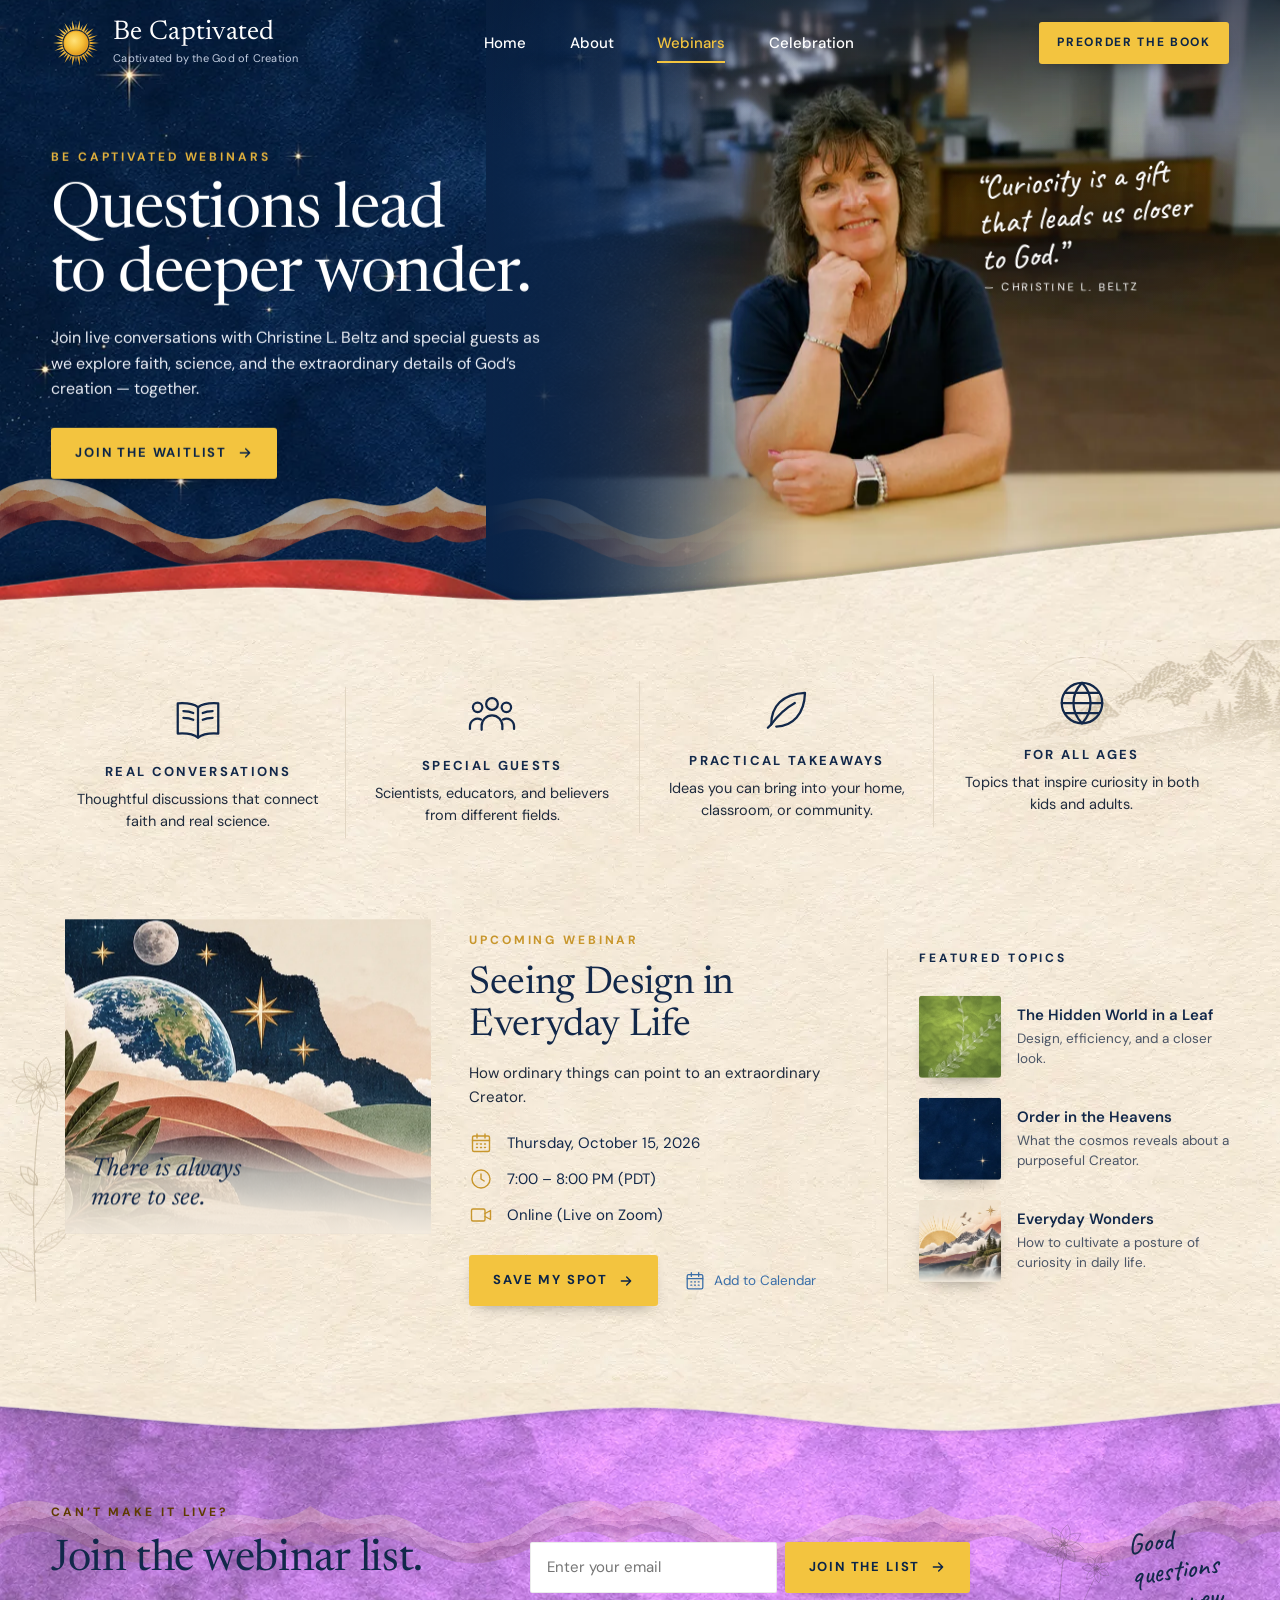
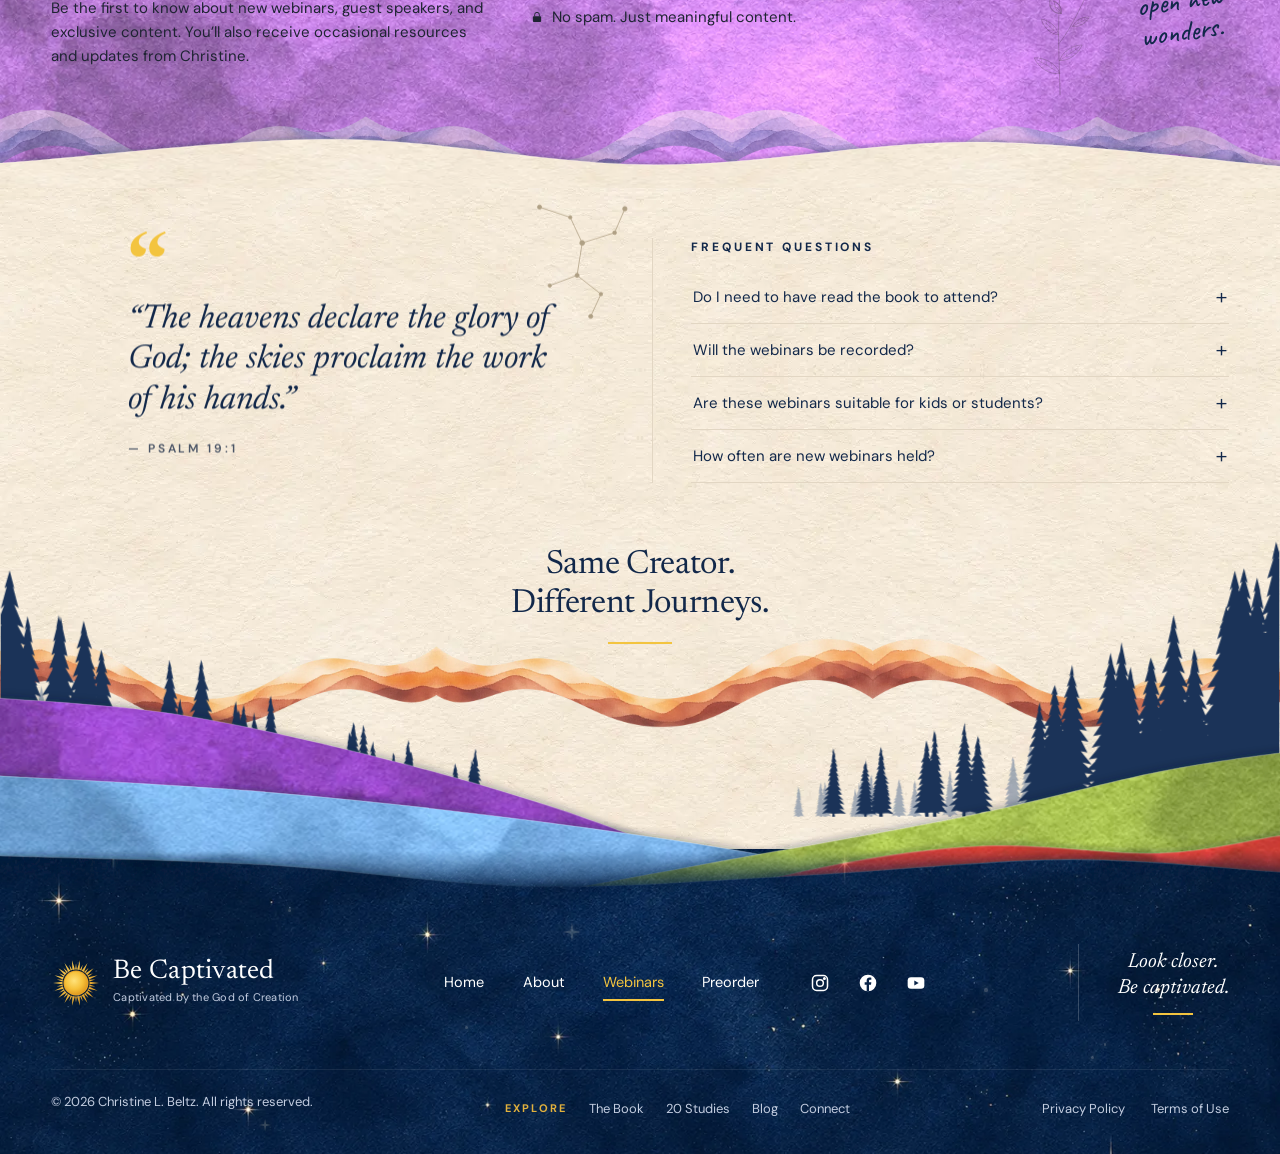
<file: website/webinars.html>
<!DOCTYPE html>
<html lang="en" class="no-js">
<head>
<meta charset="UTF-8">
<meta name="viewport" content="width=device-width, initial-scale=1">
<title>Webinars | Be Captivated Books</title>
<meta name="description" content="Join live conversations with Christine L. Beltz and special guests exploring faith, science, and the extraordinary details of God’s creation.">
<meta name="theme-color" content="#0a2448">
<meta property="og:type" content="website">
<meta property="og:title" content="Webinars | Be Captivated Books">
<meta property="og:description" content="Join live conversations with Christine L. Beltz and special guests exploring faith, science, and the extraordinary details of God’s creation.">
<meta property="og:image" content="images/covers/cover-devotional.jpg">
<link rel="icon" href="images/art/sun.svg" type="image/svg+xml">
<link rel="stylesheet" href="styles.css">
<script>document.documentElement.classList.remove('no-js');document.documentElement.classList.add('js')</script>
<meta name="robots" content="index, follow">
<meta name="author" content="Christine L. Beltz">
<link rel="canonical" href="https://becaptivatedbooks.com/webinars.html">
<meta property="og:url" content="https://becaptivatedbooks.com/webinars.html">
<meta name="twitter:card" content="summary_large_image">
</head>
<body data-autopopup="webinar">
<svg class="svg-defs" aria-hidden="true" focusable="false"><defs>
<pattern id="tx-purple" patternUnits="userSpaceOnUse" x="-160" y="0" width="1800" height="1013"><image href="images/textures/tex-purple.webp" width="1800" height="1013" preserveAspectRatio="none"/></pattern>
<pattern id="tx-green" patternUnits="userSpaceOnUse" x="-160" y="0" width="1800" height="1013"><image href="images/textures/tex-green.webp" width="1800" height="1013" preserveAspectRatio="none"/></pattern>
<pattern id="tx-red" patternUnits="userSpaceOnUse" x="-160" y="0" width="1800" height="1013"><image href="images/textures/tex-red.webp" width="1800" height="1013" preserveAspectRatio="none"/></pattern>
<pattern id="tx-blue" patternUnits="userSpaceOnUse" x="-160" y="0" width="1800" height="1013"><image href="images/textures/tex-blue.webp" width="1800" height="1013" preserveAspectRatio="none"/></pattern>
<pattern id="tx-lilac" patternUnits="userSpaceOnUse" x="-160" y="0" width="1800" height="1013"><image href="images/textures/tex-lilac.webp" width="1800" height="1013" preserveAspectRatio="none"/></pattern>
<pattern id="tx-paper" patternUnits="userSpaceOnUse" x="-160" y="0" width="1800" height="1013"><image href="images/textures/tex-paper.webp" width="1800" height="1013" preserveAspectRatio="none"/></pattern>
<pattern id="tx-navy" patternUnits="userSpaceOnUse" x="-160" y="0" width="1800" height="1013"><image href="images/textures/tex-navy.webp" width="1800" height="1013" preserveAspectRatio="none"/></pattern>
<filter id="f-cut" x="-5%" y="-40%" width="110%" height="180%"><feDropShadow dx="0" dy="-3" stdDeviation="4" flood-color="#0b1a30" flood-opacity=".28"/></filter>
<filter id="f-cut-down" x="-5%" y="-40%" width="110%" height="180%"><feDropShadow dx="0" dy="3" stdDeviation="4" flood-color="#0b1a30" flood-opacity=".22"/></filter>
<linearGradient id="g-fade" x1="0" y1="0" x2="0" y2="1"><stop offset="0" stop-color="#fff"/><stop offset=".38" stop-color="#fff"/><stop offset=".62" stop-color="#fff" stop-opacity=".45"/><stop offset=".95" stop-color="#fff" stop-opacity="0"/></linearGradient>
<mask id="m-fade" maskContentUnits="objectBoundingBox"><rect width="1" height="1" fill="url(#g-fade)"/></mask>
</defs></svg>
<a class="skip-link" href="#main">Skip to content</a>
<header class="site-header" id="top">
  <div class="container header-inner">
    <a class="brand" href="index.html" aria-label="Be Captivated home">
      <img class="brand__sun" src="images/art/sun.svg" alt="" width="50" height="50">
      <span><span class="brand__name">Be Captivated</span><span class="brand__tag">Captivated by the God of Creation</span></span>
    </a>
    <nav class="nav" aria-label="Main"><a href="index.html">Home</a><a href="about.html">About</a><a href="webinars.html" aria-current="page">Webinars</a><a href="celebration.html">Celebration</a></nav>
    <button class="btn btn--sm header-cta" type="button" data-open="preorder">Preorder the book</button>
    <button class="menu-toggle" type="button" aria-expanded="false" aria-controls="mobile-panel" aria-label="Open menu"><span></span><span></span><span></span></button>
  </div>
  <div class="mobile-panel" id="mobile-panel">
    <nav aria-label="Mobile"><a href="index.html">Home</a><a href="about.html">About</a><a href="webinars.html" aria-current="page">Webinars</a><a href="celebration.html">Celebration</a><a href="book.html">The Book</a><a href="studies.html">Studies</a><a href="blog.html">Blog</a><a href="contact.html">Connect</a></nav>
    <button class="btn btn--block" type="button" data-open="preorder">Preorder the book <svg viewBox="0 0 24 24" fill="none" stroke="currentColor" stroke-width="2" stroke-linecap="round" stroke-linejoin="round" aria-hidden="true" focusable="false" class="arrow"><path pathLength="1" d="M5 12h14M13 6l6 6-6 6"/></svg></button>
  </div>
</header>
<main id="main">

<section class="page-hero sec-navy">
  <div class="page-hero__photo">
    <img src="images/photos/author-desk.webp" alt="Christine L. Beltz seated at a table, smiling, in a bright library" width="1199" height="800" style="object-position:62% 40%" data-py="-50">
  </div>
  <div class="container">
    <div class="page-hero__copy reveal" data-py="-40">
      <p class="eyebrow">Be Captivated Webinars</p>
      <h1 class="h1">Questions lead<br>to deeper wonder.</h1>
      <p>Join live conversations with Christine L. Beltz and special guests as we explore faith, science, and the extraordinary details of God’s creation — together.</p>
      <button class="btn" type="button" data-open="webinar">Join the waitlist <svg viewBox="0 0 24 24" fill="none" stroke="currentColor" stroke-width="2.0" stroke-linecap="round" stroke-linejoin="round" aria-hidden="true" focusable="false" class="arrow"><path pathLength="1" d="M5 12h14M13 6l6 6-6 6"/></svg></button>
    </div>
  </div>
  <blockquote class="photo-quote reveal reveal-d2" data-py="36" data-depth="-16">“Curiosity is a gift that leads us closer to God.”<cite>Christine L. Beltz</cite></blockquote>
  <div class="flow " aria-hidden="true" data-py="-24" data-depth="5" style="--ratio:9.7417;--fh:clamp(60px,7vw,100px);bottom:clamp(30px,6vw,90px);opacity:.65;--fs:120s;z-index:-1"><div class="flow__track" style="background-image:url(images/flow/flow-sunset.webp)"></div></div>
  <div class="wave wave--abs-bottom" aria-hidden="true" style="--h:clamp(90px,14vw,200px)"><svg class="wl" viewBox="-80 0 1600 200" preserveAspectRatio="none" focusable="false" data-wdy="0.080" data-wdx="-0.0120" style="--sa:1.10%;--sw:13.0s;--sd:0.0s"><path fill="url(#tx-red)" filter="url(#f-cut)" d="M-82 202L-82 135.8L-80 135.8C-66.7 134.8 -38.3 134 0 130C38.3 126 93.3 117 150 112C206.7 107 285 100.3 340 100C395 99.7 430 98.3 480 110C530 121.7 603.3 154.7 640 170C676.7 185.3 690 196.7 700 202L1442 202L1442 202Z"/><path d="M-80 135.8C-66.7 134.8 -38.3 134 0 130C38.3 126 93.3 117 150 112C206.7 107 285 100.3 340 100C395 99.7 430 98.3 480 110C530 121.7 603.3 154.7 640 170C676.7 185.3 690 196.7 700 202" fill="none" stroke="rgba(255,255,255,.22)" stroke-width="1.2" vector-effect="non-scaling-stroke"/></svg><svg class="wl wl--rev" viewBox="-80 0 1600 200" preserveAspectRatio="none" focusable="false" data-wdy="0.035" data-wdx="0.0000" style="--sa:0.50%;--sw:22.0s;--sd:19.3s"><path fill="url(#tx-paper)" filter="url(#f-cut)" d="M-82 202L-82 152.2L-80 152.2C-66.7 151.9 -63.3 152.7 0 150C63.3 147.3 200 136 300 136C400 136 500 151.3 600 150C700 148.7 800 137.7 900 128C1000 118.3 1110 101.7 1200 92C1290 82.3 1386.7 74.4 1440 70C1493.3 65.6 1506.7 66.3 1520 65.6L1522 65.6L1522 202Z"/><path d="M-80 152.2C-66.7 151.9 -63.3 152.7 0 150C63.3 147.3 200 136 300 136C400 136 500 151.3 600 150C700 148.7 800 137.7 900 128C1000 118.3 1110 101.7 1200 92C1290 82.3 1386.7 74.4 1440 70C1493.3 65.6 1506.7 66.3 1520 65.6" fill="none" stroke="rgba(255,255,255,.22)" stroke-width="1.2" vector-effect="non-scaling-stroke"/></svg></div>
</section>

<section class="features4 sec-cream">
  <img class="deco features4__art" src="images/art/sketch-mountains.webp" alt="" data-px="-50" data-py="-20">
  <div class="container features4__grid">
    <div class="feat reveal" data-py="-8"><svg viewBox="0 0 24 24" fill="none" stroke="currentColor" stroke-width="1.0" stroke-linecap="round" stroke-linejoin="round" aria-hidden="true" focusable="false"><path pathLength="1" d="M12 6.5C10 5 7.4 4.5 3 4.8v13.4c4.4-.3 7 .2 9 1.8 2-1.6 4.6-2.1 9-1.8V4.8c-4.4-.3-7 .2-9 1.7z"/><path pathLength="1" d="M12 6.5V20"/><path pathLength="1" d="M5.5 8.2c1.8 0 3.2.3 4.4.9M5.5 11.2c1.8 0 3.2.3 4.4.9M18.5 8.2c-1.8 0-3.2.3-4.4.9M18.5 11.2c-1.8 0-3.2.3-4.4.9"/></svg><h3>Real conversations</h3><p>Thoughtful discussions that connect faith and real science.</p></div>
    <div class="feat reveal reveal-d1" data-py="-18"><svg viewBox="0 0 24 24" fill="none" stroke="currentColor" stroke-width="1.0" stroke-linecap="round" stroke-linejoin="round" aria-hidden="true" focusable="false"><circle cx="12" cy="7.5" r="2.6"/><circle cx="5.6" cy="9" r="2.1"/><circle cx="18.4" cy="9" r="2.1"/><path pathLength="1" d="M7.4 19v-1.8a4.6 4.6 0 0 1 9.2 0V19"/><path pathLength="1" d="M2.2 18.6v-1.1a3.4 3.4 0 0 1 4.9-3.1M21.8 18.6v-1.1a3.4 3.4 0 0 0-4.9-3.1"/></svg><h3>Special guests</h3><p>Scientists, educators, and believers from different fields.</p></div>
    <div class="feat reveal reveal-d2" data-py="-28"><svg viewBox="0 0 24 24" fill="none" stroke="currentColor" stroke-width="1.0" stroke-linecap="round" stroke-linejoin="round" aria-hidden="true" focusable="false"><path pathLength="1" d="M5 19c0-8 5-13.5 15-14-0.3 9.5-5.5 15-13 15"/><path pathLength="1" d="M5 19c3-4 6-7 10.5-9.5"/><path pathLength="1" d="M3.5 20.5L5 19"/></svg><h3>Practical takeaways</h3><p>Ideas you can bring into your home, classroom, or community.</p></div>
    <div class="feat reveal reveal-d3" data-py="-38"><svg viewBox="0 0 24 24" fill="none" stroke="currentColor" stroke-width="1.0" stroke-linecap="round" stroke-linejoin="round" aria-hidden="true" focusable="false"><circle cx="12" cy="12" r="9"/><path pathLength="1" d="M3 12h18M12 3c2.6 2.6 3.8 5.6 3.8 9s-1.2 6.4-3.8 9c-2.6-2.6-3.8-5.6-3.8-9S9.4 5.6 12 3z"/><path pathLength="1" d="M4.6 7.5h14.8M4.6 16.5h14.8"/></svg><h3>For all ages</h3><p>Topics that inspire curiosity in both kids and adults.</p></div>
  </div>
</section>

<section class="upcoming sec-cream" id="upcoming">
  <img class="deco upcoming__art" src="images/art/botanical-flower.svg" alt="" data-py="40">
  <div class="container upcoming__grid">
    <figure class="feature-card reveal" style="margin-bottom:0" data-py="-26" data-depth="8">
      <img src="images/art/feature-earth.webp" alt="Watercolor collage of the Earth rising over layered hills beside an olive branch" loading="lazy" width="700" height="700">
      <figcaption>There is always<br>more to see.</figcaption>
    </figure>
    <div class="upcoming__details reveal reveal-d1">
      <p class="eyebrow">Upcoming webinar</p>
      <h2 class="h2">Seeing Design in<br>Everyday Life</h2>
      <p>How ordinary things can point to an extraordinary Creator.</p>
      <ul class="meta-list">
        <li><svg viewBox="0 0 24 24" fill="none" stroke="currentColor" stroke-width="1.4" stroke-linecap="round" stroke-linejoin="round" aria-hidden="true" focusable="false"><rect x="3.5" y="5" width="17" height="15.5" rx="1.5"/><path pathLength="1" d="M3.5 9.5h17M8 3v4M16 3v4"/><path pathLength="1" d="M7.5 13h1M11.5 13h1M15.5 13h1M7.5 16.5h1M11.5 16.5h1M15.5 16.5h1"/></svg> Thursday, October 15, 2026</li>
        <li><svg viewBox="0 0 24 24" fill="none" stroke="currentColor" stroke-width="1.4" stroke-linecap="round" stroke-linejoin="round" aria-hidden="true" focusable="false"><circle cx="12" cy="12" r="9"/><path pathLength="1" d="M12 7v5l3.2 2"/></svg> 7:00 – 8:00 PM (PDT)</li>
        <li><svg viewBox="0 0 24 24" fill="none" stroke="currentColor" stroke-width="1.4" stroke-linecap="round" stroke-linejoin="round" aria-hidden="true" focusable="false"><rect x="2.5" y="6" width="13.5" height="12" rx="1.5"/><path pathLength="1" d="M16 10.5l5.5-3v9l-5.5-3"/></svg> Online (Live on Zoom)</li>
      </ul>
      <div class="cta-row">
        <button class="btn" type="button" data-open="webinar">Save my spot <svg viewBox="0 0 24 24" fill="none" stroke="currentColor" stroke-width="2.0" stroke-linecap="round" stroke-linejoin="round" aria-hidden="true" focusable="false" class="arrow"><path pathLength="1" d="M5 12h14M13 6l6 6-6 6"/></svg></button>
        <button class="cal-link" type="button" data-ics data-uid="behold-2026-10-15" data-start="20261016T020000Z" data-end="20261016T030000Z" data-title="Be Captivated Webinar: Seeing Design in Everyday Life" data-desc="How ordinary things can point to an extraordinary Creator. Live with Christine L. Beltz."><svg viewBox="0 0 24 24" fill="none" stroke="currentColor" stroke-width="1.4" stroke-linecap="round" stroke-linejoin="round" aria-hidden="true" focusable="false"><rect x="3.5" y="5" width="17" height="15.5" rx="1.5"/><path pathLength="1" d="M3.5 9.5h17M8 3v4M16 3v4"/><path pathLength="1" d="M7.5 13h1M11.5 13h1M15.5 13h1M7.5 16.5h1M11.5 16.5h1M15.5 16.5h1"/></svg> Add to Calendar</button>
      </div>
    </div>
    <aside class="topics reveal reveal-d2" data-py="18">
      <p class="eyebrow">Featured topics</p>
      <div class="topic">
        <div class="topic__thumb topic__thumb--leaf"><img src="images/art/botanical-branch.svg" alt=""></div>
        <div><h3>The Hidden World in a Leaf</h3><p>Design, efficiency, and a closer look.</p></div>
      </div>
      <div class="topic">
        <div class="topic__thumb"><img src="images/art/topic-heavens.webp" alt="" loading="lazy"></div>
        <div><h3>Order in the Heavens</h3><p>What the cosmos reveals about a purposeful Creator.</p></div>
      </div>
      <div class="topic">
        <div class="topic__thumb"><img src="images/art/topic-wonders.webp" alt="" loading="lazy" style="object-position:45% 40%"></div>
        <div><h3>Everyday Wonders</h3><p>How to cultivate a posture of curiosity in daily life.</p></div>
      </div>
    </aside>
  </div>
</section>

<section class="list-band" id="webinar-list" style="background:#c78ee0 url('images/textures/tex-lilac.webp') center/cover">
  <div class="wave wave--abs-top" aria-hidden="true" style="--h:clamp(36px,5vw,80px)"><svg class="wl" viewBox="-80 0 1600 90" preserveAspectRatio="none" focusable="false" data-wdy="-0.120" data-wdx="-0.0120" style="--sa:1.10%;--sw:13.0s;--sd:0.0s"><path fill="url(#tx-paper)" filter="url(#f-cut-down)" d="M-82 -2L-82 35.7L-80 35.7C-66.7 36.4 -73.3 34 0 40C73.3 46 240 71.7 360 72C480 72.3 600 41.7 720 42C840 42.3 960 75 1080 74C1200 73 1366.7 43.2 1440 36C1513.3 28.8 1506.7 31.8 1520 30.9L1522 30.9L1522 -2Z"/><path d="M-80 35.7C-66.7 36.4 -73.3 34 0 40C73.3 46 240 71.7 360 72C480 72.3 600 41.7 720 42C840 42.3 960 75 1080 74C1200 73 1366.7 43.2 1440 36C1513.3 28.8 1506.7 31.8 1520 30.9" fill="none" stroke="rgba(255,255,255,.22)" stroke-width="1.2" vector-effect="non-scaling-stroke"/></svg></div>
  <div class="flow flow--rev" aria-hidden="true" data-py="-16" style="--ratio:9.5250;--fh:clamp(50px,6vw,84px);bottom:clamp(6px,1.4vw,20px);opacity:.45;--fs:110s;z-index:1"><div class="flow__track" style="background-image:url(images/flow/flow-ethereal-blue.webp)"></div></div>
  <div class="flow " aria-hidden="true" data-py="-40" style="--ratio:9.7000;--fh:clamp(40px,5vw,70px);top:clamp(50px,6vw,90px);opacity:.3;--fs:150s;z-index:1"><div class="flow__track" style="background-image:url(images/flow/flow-rose.webp)"></div></div>
  <div class="container list-band__grid">
    <div class="reveal">
      <p class="eyebrow">Can’t make it live?</p>
      <h2 class="h2">Join the webinar list.</h2>
      <p>Be the first to know about new webinars, guest speakers, and exclusive content. You’ll also receive occasional resources and updates from Christine.</p>
    </div>
    <form class="reveal reveal-d1" action="#" data-signup>
      <div class="form-fields">
        <div class="inline-form">
          <label class="sr-only" for="band-email">Email address</label>
          <input id="band-email" type="email" name="email" placeholder="Enter your email" autocomplete="email" required>
          <button class="btn" type="submit">Join the list <svg viewBox="0 0 24 24" fill="none" stroke="currentColor" stroke-width="2.0" stroke-linecap="round" stroke-linejoin="round" aria-hidden="true" focusable="false" class="arrow"><path pathLength="1" d="M5 12h14M13 6l6 6-6 6"/></svg></button>
        </div>
        <p class="form-note"><svg viewBox="0 0 24 24" fill="none" stroke="currentColor" stroke-width="1.6" stroke-linecap="round" stroke-linejoin="round" aria-hidden="true" focusable="false"><rect x="5" y="10.5" width="14" height="10" rx="1.5" fill="currentColor" stroke="none"/><path pathLength="1" d="M8 10.5V8a4 4 0 0 1 8 0v2.5"/></svg> No spam. Just meaningful content.</p>
      </div>
      <p class="form-success" role="status">Thank you! You’re on the list.</p>
    </form>
    <div class="list-band__art" aria-hidden="true">
      <img src="images/art/botanical-flower.svg" alt="">
      <span class="script">Good<br>questions<br>open new<br>wonders.</span>
    </div>
  </div>
  <div class="wave wave--abs-bottom" aria-hidden="true" style="--h:clamp(36px,5vw,80px)"><svg class="wl" viewBox="-80 0 1600 90" preserveAspectRatio="none" focusable="false" data-wdy="0.060" data-wdx="-0.0120" style="--sa:1.10%;--sw:13.0s;--sd:0.0s"><path fill="url(#tx-paper)" filter="url(#f-cut)" d="M-82 92L-82 56.3L-80 56.3C-66.7 55.6 -73.3 58 0 52C73.3 46 240 19.3 360 20C480 20.7 600 55.3 720 56C840 56.7 960 23.3 1080 24C1200 24.7 1366.7 53.2 1440 60C1513.3 66.8 1506.7 64 1520 64.8L1522 64.8L1522 92Z"/><path d="M-80 56.3C-66.7 55.6 -73.3 58 0 52C73.3 46 240 19.3 360 20C480 20.7 600 55.3 720 56C840 56.7 960 23.3 1080 24C1200 24.7 1366.7 53.2 1440 60C1513.3 66.8 1506.7 64 1520 64.8" fill="none" stroke="rgba(255,255,255,.22)" stroke-width="1.2" vector-effect="non-scaling-stroke"/></svg></div>
</section>

<section class="faq-sec sec-cream">
  <div class="container faq-sec__grid">
    <figure class="big-quote reveal" style="margin:0" data-py="-16">
      <span class="psalm__mark" aria-hidden="true">“</span>
      <blockquote>“The heavens declare the glory of God; the skies proclaim the work of his hands.”</blockquote>
      <figcaption><cite>Psalm 19:1</cite></figcaption>
      <svg data-py="36" data-depth="-10" class="constellation" viewBox="0 0 120 150" fill="none" stroke="currentColor" stroke-width=".9" aria-hidden="true">
        <path d="M10 18L46 30L60 60L98 48L110 20M60 60L54 98L82 120L70 146M54 98L22 110"/>
        <g fill="currentColor"><circle cx="10" cy="18" r="2.4"/><circle cx="46" cy="30" r="2"/><circle cx="60" cy="60" r="2.8"/><circle cx="98" cy="48" r="2.2"/><circle cx="110" cy="20" r="2.6"/><circle cx="54" cy="98" r="2.4"/><circle cx="82" cy="120" r="2"/><circle cx="70" cy="146" r="2.4"/><circle cx="22" cy="110" r="2"/></g>
      </svg>
    </figure>
    <div class="faq reveal reveal-d1">
      <p class="eyebrow">Frequent questions</p>
      <details><summary>Do I need to have read the book to attend?</summary><p>Not at all. Each webinar stands on its own. The books go deeper, but anyone curious about faith and science is welcome.</p></details>
      <details><summary>Will the webinars be recorded?</summary><p>Yes — members of the webinar list receive the replay link after each live session, so you can watch whenever it suits you.</p></details>
      <details><summary>Are these webinars suitable for kids or students?</summary><p>Most sessions are family-friendly and designed so parents, students, and curious kids can watch together. Each invitation notes the best age range.</p></details>
      <details><summary>How often are new webinars held?</summary><p>New sessions are planned regularly throughout the year. Join the webinar list to hear about each date first.</p></details>
    </div>
  </div>
</section>

<section class="closing sec-cream">
  <div class="flow flow--rev" aria-hidden="true" data-py="-40" style="--ratio:9.7417;--fh:clamp(60px,7vw,100px);bottom:clamp(110px,13vw,190px);opacity:.8;--fs:100s;z-index:0"><div class="flow__track" style="background-image:url(images/flow/flow-sunset.webp)"></div></div>
  <img class="closing__trees-l" src="images/art/trees-left.svg" alt="" loading="lazy" data-px="-30" data-py="-20">
  <img class="closing__trees-r" src="images/art/trees-right.svg" alt="" loading="lazy" data-px="30" data-py="-30">
  <h2 class="reveal">Same Creator.<br>Different Journeys.</h2>
  <div class="wave wave--blend" aria-hidden="true" style="--h:clamp(130px,19vw,270px)"><svg class="wl" viewBox="-80 0 1600 270" preserveAspectRatio="none" focusable="false" data-wdy="0.080" data-wdx="-0.0120" style="--sa:1.10%;--sw:13.0s;--sd:0.0s"><path fill="url(#tx-purple)" filter="url(#f-cut)" d="M-82 272L-82 35.7L-80 35.7C-66.7 36.4 -46.7 36.3 0 40C46.7 43.7 130 47.3 200 58C270 68.7 350 87 420 104C490 121 560 140.7 620 160C680 179.3 736.7 201.3 780 220C823.3 238.7 863.3 263.3 880 272L1442 272L1442 272Z"/><path d="M-80 35.7C-66.7 36.4 -46.7 36.3 0 40C46.7 43.7 130 47.3 200 58C270 68.7 350 87 420 104C490 121 560 140.7 620 160C680 179.3 736.7 201.3 780 220C823.3 238.7 863.3 263.3 880 272" fill="none" stroke="rgba(255,255,255,.22)" stroke-width="1.2" vector-effect="non-scaling-stroke"/></svg><svg class="wl wl--rev" viewBox="-80 0 1600 270" preserveAspectRatio="none" focusable="false" data-wdy="0.125" data-wdx="0.0160" style="--sa:1.28%;--sw:16.5s;--sd:13.8s"><path fill="url(#tx-blue)" filter="url(#f-cut)" d="M-82 272L-82 117.1L-80 117.1C-66.7 117.6 -63.3 116.5 0 120C63.3 123.5 200 129.7 300 138C400 146.3 500 157 600 170C700 183 816.7 199 900 216C983.3 233 1066.7 262.7 1100 272L1442 272L1442 272Z"/><path d="M-80 117.1C-66.7 117.6 -63.3 116.5 0 120C63.3 123.5 200 129.7 300 138C400 146.3 500 157 600 170C700 183 816.7 199 900 216C983.3 233 1066.7 262.7 1100 272" fill="none" stroke="rgba(255,255,255,.22)" stroke-width="1.2" vector-effect="non-scaling-stroke"/></svg><svg class="wl" viewBox="-80 0 1600 270" preserveAspectRatio="none" focusable="false" data-wdy="0.170" data-wdx="-0.0200" style="--sa:1.46%;--sw:20.0s;--sd:14.6s"><path fill="url(#tx-green)" filter="url(#f-cut)" d="M-2 272L-2 272L460 272C513.3 262.3 676.7 232.7 780 214C883.3 195.3 993.3 177.3 1080 160C1166.7 142.7 1240 122 1300 110C1360 98 1403.3 92.9 1440 88C1476.7 83.1 1506.7 81.7 1520 80.5L1522 80.5L1522 272Z"/><path d="M460 272C513.3 262.3 676.7 232.7 780 214C883.3 195.3 993.3 177.3 1080 160C1166.7 142.7 1240 122 1300 110C1360 98 1403.3 92.9 1440 88C1476.7 83.1 1506.7 81.7 1520 80.5" fill="none" stroke="rgba(255,255,255,.22)" stroke-width="1.2" vector-effect="non-scaling-stroke"/></svg><svg class="wl wl--rev" viewBox="-80 0 1600 270" preserveAspectRatio="none" focusable="false" data-wdy="0.215" data-wdx="0.0240" style="--sa:1.64%;--sw:23.5s;--sd:15.4s"><path fill="url(#tx-red)" filter="url(#f-cut)" d="M-2 272L-2 272L680 272C716.7 262 830 226.7 900 212C970 197.3 1033.3 187.3 1100 184C1166.7 180.7 1243.3 194 1300 192C1356.7 190 1403.3 176.5 1440 172C1476.7 167.5 1506.7 166.3 1520 165.1L1522 165.1L1522 272Z"/><path d="M680 272C716.7 262 830 226.7 900 212C970 197.3 1033.3 187.3 1100 184C1166.7 180.7 1243.3 194 1300 192C1356.7 190 1403.3 176.5 1440 172C1476.7 167.5 1506.7 166.3 1520 165.1" fill="none" stroke="rgba(255,255,255,.22)" stroke-width="1.2" vector-effect="non-scaling-stroke"/></svg><svg class="wl" viewBox="-80 0 1600 270" preserveAspectRatio="none" focusable="false" data-wdy="0.260" data-wdx="-0.0280" style="--sa:1.10%;--sw:27.0s;--sd:16.2s"><path fill="url(#tx-blue)" filter="url(#f-cut)" d="M-2 272L-2 272L980 272C1016.7 266 1123.3 245.7 1200 236C1276.7 226.3 1386.7 218.4 1440 214C1493.3 209.6 1506.7 210.3 1520 209.6L1522 209.6L1522 272Z"/><path d="M980 272C1016.7 266 1123.3 245.7 1200 236C1276.7 226.3 1386.7 218.4 1440 214C1493.3 209.6 1506.7 210.3 1520 209.6" fill="none" stroke="rgba(255,255,255,.22)" stroke-width="1.2" vector-effect="non-scaling-stroke"/></svg><svg class="wl wl--rev" viewBox="-80 0 1600 270" preserveAspectRatio="none" focusable="false" data-wdy="0.035" data-wdx="0.0000" style="--sa:0.50%;--sw:22.0s;--sd:8.5s"><path fill="url(#tx-navy)" filter="url(#f-cut)" d="M-82 272L-82 220.4L-80 220.4C-66.7 220.7 -63.3 220.1 0 222C63.3 223.9 200 226.3 300 232C400 237.7 500 254 600 256C700 258 800 249 900 244C1000 239 1110 226.7 1200 226C1290 225.3 1386.7 237.2 1440 240C1493.3 242.8 1506.7 242.3 1520 242.8L1522 242.8L1522 272Z"/><path d="M-80 220.4C-66.7 220.7 -63.3 220.1 0 222C63.3 223.9 200 226.3 300 232C400 237.7 500 254 600 256C700 258 800 249 900 244C1000 239 1110 226.7 1200 226C1290 225.3 1386.7 237.2 1440 240C1493.3 242.8 1506.7 242.3 1520 242.8" fill="none" stroke="rgba(255,255,255,.22)" stroke-width="1.2" vector-effect="non-scaling-stroke"/></svg></div>
</section>

</main>
<footer class="site-footer sec-navy">
  <div class="container">
    <div class="footer-top">
      <a class="brand" href="index.html" aria-label="Be Captivated home">
        <img class="brand__sun" src="images/art/sun.svg" alt="" width="50" height="50" loading="lazy">
        <span><span class="brand__name">Be Captivated</span><span class="brand__tag">Captivated by the God of Creation</span></span>
      </a>
      <div class="footer-mid">
        <nav class="footer-nav" aria-label="Footer"><a href="index.html">Home</a><a href="about.html">About</a><a href="webinars.html" aria-current="page">Webinars</a><button type="button" data-open="preorder">Preorder</button></nav>
        <div class="socials">
          <a href="#" aria-label="Instagram"><svg viewBox="0 0 24 24" fill="none" stroke="currentColor" stroke-width="1.8" stroke-linecap="round" stroke-linejoin="round" aria-hidden="true" focusable="false"><rect x="3" y="3" width="18" height="18" rx="5"/><circle cx="12" cy="12" r="4"/><circle cx="17.3" cy="6.7" r=".9" fill="currentColor"/></svg></a>
          <a href="#" aria-label="Facebook"><svg viewBox="0 0 24 24" fill="none" stroke="currentColor" stroke-width="1.6" stroke-linecap="round" stroke-linejoin="round" aria-hidden="true" focusable="false"><circle cx="12" cy="12" r="10" fill="currentColor" stroke="none"/><path pathLength="1" d="M13.2 21.8V14h2.4l.4-2.8h-2.8V9.5c0-.8.3-1.4 1.4-1.4H16V5.6c-.3 0-1.1-.1-2.1-.1-2.1 0-3.5 1.3-3.5 3.6v2.1H8V14h2.4v7.8" fill="var(--navy,#0a2448)" stroke="none"/></svg></a>
          <a href="#" aria-label="YouTube"><svg viewBox="0 0 24 24" fill="none" stroke="currentColor" stroke-width="1.6" stroke-linecap="round" stroke-linejoin="round" aria-hidden="true" focusable="false"><rect x="2" y="5" width="20" height="14" rx="4" fill="currentColor" stroke="none"/><path pathLength="1" d="M10 9v6l5.2-3z" fill="var(--navy,#0a2448)" stroke="none"/></svg></a>
        </div>
      </div>
      <p class="footer-sign">Look closer.<br>Be captivated.</p>
    </div>
    <div class="footer-bottom">
      <p>© 2026 Christine L. Beltz. All rights reserved.</p>
      <div class="footer-explore"><span>Explore</span><a href="book.html">The Book</a><a href="studies.html">20 Studies</a><a href="blog.html">Blog</a><a href="contact.html">Connect</a></div>
      <nav aria-label="Legal"><a href="#">Privacy Policy</a><a href="#">Terms of Use</a></nav>
    </div>
  </div>
</footer>
<dialog class="modal" id="modal-preorder" aria-labelledby="po-title">
  <div class="modal__card">
    <button class="modal__close" type="button" data-close aria-label="Close"><svg viewBox="0 0 24 24" fill="none" stroke="currentColor" stroke-width="2" stroke-linecap="round" stroke-linejoin="round" aria-hidden="true" focusable="false"><path pathLength="1" d="M6 6l12 12M18 6L6 18"/></svg></button>
    <img class="deco po__art-l" src="images/art/botanical-sprig.svg" alt="" data-depth="10">
    <img class="deco po__art-r" src="images/art/botanical-branch.svg" alt="" data-depth="14">
    <img class="deco po__mtn" src="images/art/sketch-mountains.webp" alt="" data-depth="-8">
    <form class="po" id="preorder-form" action="#" data-preorder>
      <div class="modal-brand"><img src="images/art/sun.svg" alt=""><span><span class="brand__name">Be Captivated</span><span class="brand__tag">Captivated by the God of Creation</span></span></div>
      <p class="eyebrow">One wonder. Three ways to explore.</p>
      <h2 id="po-title">Bring Be Captivated home.</h2>
      <p class="po__sub">Choose your edition and be part of the journey.</p>
      <fieldset class="po__editions" style="border:0;padding:0;margin-inline:auto">
        <legend class="sr-only">Choose an edition</legend>
        <label class="po-ed po-ed--main"><input type="radio" name="edition" value="devotional" data-url="#" checked><div class="book  " data-depth="12"><div class="book__body"><span class="book__back"></span><span class="book__pages"></span><div class="book__cover"><img src="images/covers/cover-devotional.webp" alt="Be Captivated by the God of Creation — study devotional cover" loading="lazy" decoding="async"></div></div></div><strong>Devotional</strong><small>Adults</small><span class="script">Go deeper.</span></label>
        <label class="po-ed"><input type="radio" name="edition" value="student" data-url="#"><div class="book book--sq " data-depth="9"><div class="book__body"><span class="book__back"></span><span class="book__pages"></span><div class="book__cover"><img src="images/covers/cover-devotional.webp" alt="Be Captivated by the God of Creation — cover" loading="lazy" decoding="async"></div></div></div><strong>Student Edition</strong><small>Ages 11–14</small><span class="script">Explore it.</span></label>
      </fieldset>
      <button class="btn po__cta" type="submit">Preorder now <svg viewBox="0 0 24 24" fill="none" stroke="currentColor" stroke-width="2" stroke-linecap="round" stroke-linejoin="round" aria-hidden="true" focusable="false" class="arrow"><path pathLength="1" d="M5 12h14M13 6l6 6-6 6"/></svg></button>
      <p class="po__perks"><span><svg viewBox="0 0 24 24" fill="none" stroke="currentColor" stroke-width="1.4" stroke-linecap="round" stroke-linejoin="round" aria-hidden="true" focusable="false"><path pathLength="1" d="M2.5 6.5h11v9h-11z"/><path pathLength="1" d="M13.5 9.5h4l3 3v3h-7"/><circle cx="6.5" cy="17" r="1.8"/><circle cx="17" cy="17" r="1.8"/></svg> Be part of the release</span><span>Resources for the whole family</span><span>A deeper look at the Creator</span></p>
      <div class="po__foot">
        <div class="flow " aria-hidden="true" style="--ratio:9.0667;--fh:64px;top:4px;opacity:.55;--fs:70s;z-index:0"><div class="flow__track" style="background-image:url(images/flow/flow-golden-ribbons.webp)"></div></div>
        <div class="wave" aria-hidden="true"><svg class="wl" viewBox="-39 0 778 150" preserveAspectRatio="none" focusable="false" data-wdy="0.100" data-wdx="-0.0120" style="--sa:1.10%;--sw:13.0s;--sd:0.0s"><path fill="url(#tx-purple)" d="M-39 4C-32.5 4.3 -29.8 3.7 0 6C29.8 8.3 93.3 14 140 18C186.7 22 233.3 22.3 280 30C326.7 37.7 396.7 58.3 420 64L420 66C396.7 63.7 326.7 56.3 280 52C233.3 47.7 186.7 42 140 40C93.3 38 29.8 40 0 40C-29.8 40 -32.5 40 -39 40Z"/></svg><svg class="wl wl--rev" viewBox="-39 0 778 150" preserveAspectRatio="none" focusable="false" data-wdy="0.130" data-wdx="0.0160" style="--sa:1.28%;--sw:16.5s;--sd:13.8s"><path fill="url(#tx-green)" d="M-39 52.3C-32.5 52.2 -36.5 52.4 0 52C36.5 51.6 123.3 53.7 180 50C236.7 46.3 283.3 34 340 30C396.7 26 460 30 520 26C580 22 663.5 9.8 700 6C736.5 2.2 732.5 3.8 739 3.4L739 45C732.5 45.1 736.5 44.5 700 46C663.5 47.5 580 52.3 520 54C460 55.7 396.7 54.7 340 56C283.3 57.3 236.7 59 180 62C123.3 65 36.5 71.7 0 74C-36.5 76.3 -32.5 75.3 -39 75.6Z"/></svg><svg class="wl" viewBox="-39 0 778 150" preserveAspectRatio="none" focusable="false" data-wdy="0.170" data-wdx="-0.0200" style="--sa:1.46%;--sw:20.0s;--sd:14.6s"><path fill="url(#tx-red)" filter="url(#f-cut)" d="M-2 152L-2 150L300 150C320 141.7 380 113.3 420 100C460 86.7 493.3 76.7 540 70C586.7 63.3 666.8 61.9 700 60C733.2 58.1 732.5 58.8 739 58.5L741 58.5L741 152Z"/><path d="M300 150C320 141.7 380 113.3 420 100C460 86.7 493.3 76.7 540 70C586.7 63.3 666.8 61.9 700 60C733.2 58.1 732.5 58.8 739 58.5" fill="none" stroke="rgba(255,255,255,.22)" stroke-width="1.2" vector-effect="non-scaling-stroke"/></svg><svg class="wl wl--rev" viewBox="-39 0 778 150" preserveAspectRatio="none" focusable="false" data-wdy="0.035" data-wdx="0.0000" style="--sa:0.50%;--sw:22.0s;--sd:13.9s"><path fill="url(#tx-blue)" filter="url(#f-cut)" d="M-2 152L-2 150L420 150C436.7 143.3 488.3 126.3 520 110C551.7 93.7 580 66.3 610 52C640 37.7 678.5 29.9 700 24C721.5 18.1 732.5 17.9 739 16.7L741 16.7L741 152Z"/><path d="M420 150C436.7 143.3 488.3 126.3 520 110C551.7 93.7 580 66.3 610 52C640 37.7 678.5 29.9 700 24C721.5 18.1 732.5 17.9 739 16.7" fill="none" stroke="rgba(255,255,255,.22)" stroke-width="1.2" vector-effect="non-scaling-stroke"/></svg></div>
        <blockquote>“The heavens declare the glory of God;<br>the skies proclaim the work of his hands.”<cite>Psalm 19:1</cite></blockquote>
        <p class="script">Different depths.<br>The same wonder.</p>
      </div>
    </form>
  </div>
</dialog>
<dialog class="modal modal--split" id="modal-webinar" aria-labelledby="ws-title">
  <div class="modal__card">
    <button class="modal__close" type="button" data-close aria-label="Close"><svg viewBox="0 0 24 24" fill="none" stroke="currentColor" stroke-width="2" stroke-linecap="round" stroke-linejoin="round" aria-hidden="true" focusable="false"><path pathLength="1" d="M6 6l12 12M18 6L6 18"/></svg></button>
    <div class="ws">
      <div class="ws__side">
        <div class="ws__milky"></div>
        <div class="brand" style="position:relative;z-index:2"><img class="brand__sun" src="images/art/sun.svg" alt=""><span><span class="brand__name">Be Captivated</span><span class="brand__tag">Captivated by the God of Creation</span></span></div>
        <p class="ws__quote" data-depth="-8">“Questions<br>lead to deeper<br>wonder.”</p>
        <div class="ws__scene">
          <div class="flow " aria-hidden="true" style="--ratio:9.5083;--fh:96px;bottom:34px;opacity:.95;--fs:60s"><div class="flow__track" style="background-image:url(images/flow/flow-misty-hills.webp)"></div></div>
          <div class="wave" aria-hidden="true"><svg class="wl" viewBox="-22 0 444 90" preserveAspectRatio="none" focusable="false" data-wdy="0.080" data-wdx="-0.0120" style="--sa:1.10%;--sw:13.0s;--sd:0.0s"><path fill="url(#tx-purple)" filter="url(#f-cut)" d="M-24 92L-24 18.9L-22 18.9C-18.3 19.1 -23.7 18.1 0 20C23.7 21.9 76.7 24 120 30C163.3 36 220 46 260 56C300 66 343.3 84.3 360 90L402 90L402 92Z"/><path d="M-22 18.9C-18.3 19.1 -23.7 18.1 0 20C23.7 21.9 76.7 24 120 30C163.3 36 220 46 260 56C300 66 343.3 84.3 360 90" fill="none" stroke="rgba(255,255,255,.22)" stroke-width="1.2" vector-effect="non-scaling-stroke"/></svg><svg class="wl wl--rev" viewBox="-22 0 444 90" preserveAspectRatio="none" focusable="false" data-wdy="0.125" data-wdx="0.0160" style="--sa:1.28%;--sw:16.5s;--sd:13.8s"><path fill="url(#tx-green)" filter="url(#f-cut)" d="M-2 92L-2 90L80 90C100 84 160 62 200 54C240 46 286.7 46 320 42C353.3 38 383 32.3 400 30C417 27.7 418.3 28.4 422 28L424 28L424 92Z"/><path d="M80 90C100 84 160 62 200 54C240 46 286.7 46 320 42C353.3 38 383 32.3 400 30C417 27.7 418.3 28.4 422 28" fill="none" stroke="rgba(255,255,255,.22)" stroke-width="1.2" vector-effect="non-scaling-stroke"/></svg><svg class="wl" viewBox="-22 0 444 90" preserveAspectRatio="none" focusable="false" data-wdy="0.170" data-wdx="-0.0200" style="--sa:1.46%;--sw:20.0s;--sd:14.6s"><path fill="url(#tx-red)" filter="url(#f-cut)" d="M-24 92L-24 67.8L-22 67.8C-18.3 67.8 -23.7 67.6 0 68C23.7 68.4 80 68.7 120 70C160 71.3 205 72.7 240 76C275 79.3 315 87.7 330 90L402 90L402 92Z"/><path d="M-22 67.8C-18.3 67.8 -23.7 67.6 0 68C23.7 68.4 80 68.7 120 70C160 71.3 205 72.7 240 76C275 79.3 315 87.7 330 90" fill="none" stroke="rgba(255,255,255,.22)" stroke-width="1.2" vector-effect="non-scaling-stroke"/></svg><svg class="wl wl--rev" viewBox="-22 0 444 90" preserveAspectRatio="none" focusable="false" data-wdy="0.035" data-wdx="0.0000" style="--sa:0.50%;--sw:22.0s;--sd:13.9s"><path fill="url(#tx-blue)" filter="url(#f-cut)" d="M-2 92L-2 90L250 90C261.7 86.7 295 75.3 320 70C345 64.7 383 60.3 400 58C417 55.7 418.3 56.4 422 56L424 56L424 92Z"/><path d="M250 90C261.7 86.7 295 75.3 320 70C345 64.7 383 60.3 400 58C417 55.7 418.3 56.4 422 56" fill="none" stroke="rgba(255,255,255,.22)" stroke-width="1.2" vector-effect="non-scaling-stroke"/></svg></div>
        </div>
      </div>
      <div class="ws__main">
        <p class="eyebrow">Be Captivated Webinars</p>
        <h2 id="ws-title">Be part of the conversation.</h2>
        <p>Join the webinar list to get updates on upcoming events, special guests, and exclusive content.</p>
        <ul class="ws__list">
          <li><svg viewBox="0 0 24 24" fill="none" stroke="currentColor" stroke-width="1.3" stroke-linecap="round" stroke-linejoin="round" aria-hidden="true" focusable="false"><circle cx="12" cy="7.5" r="2.6"/><circle cx="5.6" cy="9" r="2.1"/><circle cx="18.4" cy="9" r="2.1"/><path pathLength="1" d="M7.4 19v-1.8a4.6 4.6 0 0 1 9.2 0V19"/><path pathLength="1" d="M2.2 18.6v-1.1a3.4 3.4 0 0 1 4.9-3.1M21.8 18.6v-1.1a3.4 3.4 0 0 0-4.9-3.1"/></svg> Live discussions with Christine</li>
          <li><svg viewBox="0 0 24 24" fill="none" stroke="currentColor" stroke-width="1.3" stroke-linecap="round" stroke-linejoin="round" aria-hidden="true" focusable="false"><path pathLength="1" d="M12 6.5C10 5 7.4 4.5 3 4.8v13.4c4.4-.3 7 .2 9 1.8 2-1.6 4.6-2.1 9-1.8V4.8c-4.4-.3-7 .2-9 1.7z"/><path pathLength="1" d="M12 6.5V20"/><path pathLength="1" d="M5.5 8.2c1.8 0 3.2.3 4.4.9M5.5 11.2c1.8 0 3.2.3 4.4.9M18.5 8.2c-1.8 0-3.2.3-4.4.9M18.5 11.2c-1.8 0-3.2.3-4.4.9"/></svg> Faith, science, and everyday wonder</li>
          <li><svg viewBox="0 0 24 24" fill="none" stroke="currentColor" stroke-width="1.3" stroke-linecap="round" stroke-linejoin="round" aria-hidden="true" focusable="false"><path pathLength="1" d="M9 18h6M10 21h4"/><path pathLength="1" d="M12 3a6 6 0 0 0-3.6 10.8c.7.6 1.1 1.4 1.1 2.2V16h5v0c0-.8.4-1.6 1.1-2.2A6 6 0 0 0 12 3z"/><path pathLength="1" d="M12 0.8V1.6M3 9.5h-.8M21.8 9.5H21M5.2 3.6l.6.6M18.8 3.6l-.6.6"/></svg> Practical takeaways</li>
          <li><svg viewBox="0 0 24 24" fill="none" stroke="currentColor" stroke-width="1.3" stroke-linecap="round" stroke-linejoin="round" aria-hidden="true" focusable="false"><circle cx="12" cy="7.5" r="2.6"/><circle cx="5.6" cy="9" r="2.1"/><circle cx="18.4" cy="9" r="2.1"/><path pathLength="1" d="M7.4 19v-1.8a4.6 4.6 0 0 1 9.2 0V19"/><path pathLength="1" d="M2.2 18.6v-1.1a3.4 3.4 0 0 1 4.9-3.1M21.8 18.6v-1.1a3.4 3.4 0 0 0-4.9-3.1"/></svg> For families, students, and curious minds</li>
        </ul>
        <form class="ws__form" action="#" data-signup>
          <div class="form-fields" style="display:grid;gap:12px">
            <label class="sr-only" for="ws-name">First name</label>
            <input id="ws-name" type="text" name="first_name" placeholder="First name" autocomplete="given-name">
            <label class="sr-only" for="ws-email">Email address</label>
            <input id="ws-email" type="email" name="email" placeholder="Email address" autocomplete="email" required>
            <label class="check"><input type="checkbox" name="consent" checked> Yes, keep me updated on webinars, resources, and new releases.</label>
            <button class="btn btn--block" type="submit">Join the webinar list <svg viewBox="0 0 24 24" fill="none" stroke="currentColor" stroke-width="2" stroke-linecap="round" stroke-linejoin="round" aria-hidden="true" focusable="false" class="arrow"><path pathLength="1" d="M5 12h14M13 6l6 6-6 6"/></svg></button>
            <p class="ws__note"><svg viewBox="0 0 24 24" fill="none" stroke="currentColor" stroke-width="1.6" stroke-linecap="round" stroke-linejoin="round" aria-hidden="true" focusable="false"><rect x="5" y="10.5" width="14" height="10" rx="1.5" fill="currentColor" stroke="none"/><path pathLength="1" d="M8 10.5V8a4 4 0 0 1 8 0v2.5"/></svg> No spam. Just meaningful content.</p>
          </div>
          <p class="form-success" role="status">Thank you! You’re on the list — watch your inbox for the next webinar invitation.</p>
        </form>
        <div class="ws__foot">
          <div class="wave" aria-hidden="true"><svg class="wl" viewBox="-28 0 556 110" preserveAspectRatio="none" focusable="false" data-wdy="0.100" data-wdx="-0.0120" style="--sa:1.10%;--sw:13.0s;--sd:0.0s"><path fill="url(#tx-green)" d="M-28 100.2C-23.3 99.9 -24.7 101 0 98C24.7 95 80 86.3 120 82C160 77.7 196.7 75.7 240 72C283.3 68.3 336.7 65.3 380 60C423.3 54.7 475.3 43.8 500 40C524.7 36.2 523.3 37.7 528 37.2L528 78.6C523.3 78.8 524.7 78.1 500 80C475.3 81.9 423.3 87.3 380 90C336.7 92.7 283.3 94.3 240 96C196.7 97.7 160 97.7 120 100C80 102.3 24.7 108.1 0 110C-24.7 111.9 -23.3 111.2 -28 111.4Z"/></svg><svg class="wl wl--rev" viewBox="-28 0 556 110" preserveAspectRatio="none" focusable="false" data-wdy="0.125" data-wdx="0.0160" style="--sa:1.28%;--sw:16.5s;--sd:13.8s"><path fill="url(#tx-red)" filter="url(#f-cut)" d="M-30 112L-30 112L-28 112C-23.3 111.7 -21.3 112.3 0 110C21.3 107.7 66.7 101 100 98C133.3 95 166.7 91.7 200 92C233.3 92.3 273.3 97 300 100C326.7 103 350 108.3 360 110L502 110L502 112Z"/><path d="M-28 112C-23.3 111.7 -21.3 112.3 0 110C21.3 107.7 66.7 101 100 98C133.3 95 166.7 91.7 200 92C233.3 92.3 273.3 97 300 100C326.7 103 350 108.3 360 110" fill="none" stroke="rgba(255,255,255,.22)" stroke-width="1.2" vector-effect="non-scaling-stroke"/></svg><svg class="wl" viewBox="-28 0 556 110" preserveAspectRatio="none" focusable="false" data-wdy="0.035" data-wdx="0.0000" style="--sa:0.50%;--sw:22.0s;--sd:16.6s"><path fill="url(#tx-blue)" filter="url(#f-cut)" d="M-2 112L-2 110L160 110C176.7 103.3 223.3 84.3 260 70C296.7 55.7 340 35 380 24C420 13 475.3 7.8 500 4C524.7 0.2 523.3 1.7 528 1.2L530 1.2L530 112Z"/><path d="M160 110C176.7 103.3 223.3 84.3 260 70C296.7 55.7 340 35 380 24C420 13 475.3 7.8 500 4C524.7 0.2 523.3 1.7 528 1.2" fill="none" stroke="rgba(255,255,255,.22)" stroke-width="1.2" vector-effect="non-scaling-stroke"/></svg></div>
          <p class="script">Same Creator.<br>Different Journeys.</p>
        </div>
      </div>
    </div>
  </div>
</dialog>
<script src="script.js" defer></script>
</body>
</html>
</file>
<file: website/styles.css>
/* ==========================================================================
   BEHOLD! — Captivated by the God of Creation
   Site stylesheet
   ========================================================================== */

/* ---------- Fonts (self-hosted) ---------- */
@font-face{font-family:"Newsreader";src:url("fonts/newsreader-latin-standard-normal.woff2") format("woff2");font-weight:200 800;font-style:normal;font-display:swap}
@font-face{font-family:"Newsreader";src:url("fonts/newsreader-latin-standard-italic.woff2") format("woff2");font-weight:200 800;font-style:italic;font-display:swap}
@font-face{font-family:"DM Sans";src:url("fonts/dm-sans-latin-wght-normal.woff2") format("woff2");font-weight:100 1000;font-style:normal;font-display:swap}
@font-face{font-family:"DM Sans";src:url("fonts/dm-sans-latin-wght-italic.woff2") format("woff2");font-weight:100 1000;font-style:italic;font-display:swap}
@font-face{font-family:"Caveat";src:url("fonts/caveat-latin-500-normal.woff2") format("woff2");font-weight:500;font-style:normal;font-display:swap}

/* ---------- Tokens ---------- */
:root{
  --navy:#0a2448;
  --navy-deep:#061a36;
  --navy-ink:#12284a;
  --navy-soft:#1c3a66;
  --cream:#f5ecdf;
  --cream-2:#efe4d3;
  --paper-line:#e2d6c3;
  --gold:#f3c43f;
  --gold-hover:#f7d266;
  --gold-deep:#c8962c;
  --gold-text:#e2b13d;
  --purple:#9b4ccf;
  --green:#9cb53d;
  --red:#cf4036;
  --blue:#6ea3d6;
  --taupe:#a8987c;
  --text:#1f2b3d;
  --muted:#4b5566;
  --on-navy:#e9edf5;
  --on-navy-muted:#c3cde0;

  --serif:"Newsreader",Georgia,"Times New Roman",serif;
  --sans:"DM Sans",system-ui,-apple-system,"Segoe UI",Roboto,sans-serif;
  --script:"Caveat","Segoe Print","Bradley Hand",cursive;

  --container:1200px;
  --gutter:clamp(20px,4vw,56px);
  --radius:4px;
  --shadow-book:0 22px 40px -12px rgba(3,12,28,.55),0 8px 16px -8px rgba(3,12,28,.35);
  --shadow-card:0 18px 50px -20px rgba(10,36,72,.35);
  --ease:cubic-bezier(.2,.7,.2,1);

  --tex-navy:url("images/textures/tex-navy.webp");
  --tex-paper:url("images/textures/tex-paper.webp");
}

/* ---------- Base ---------- */
*,*::before,*::after{box-sizing:border-box}
html{-webkit-text-size-adjust:100%;scroll-behavior:smooth;scroll-padding-top:90px}
body{margin:0;font-family:var(--sans);font-size:16px;line-height:1.6;color:var(--text);background:var(--cream) var(--tex-paper) center top/1400px auto repeat;-webkit-font-smoothing:antialiased;text-rendering:optimizeLegibility;overflow-x:hidden}
img,svg,video{display:block;max-width:100%}
img{height:auto}
a{color:inherit}
button,input,select,textarea{font:inherit;color:inherit}
h1,h2,h3,h4{font-family:var(--serif);font-weight:400;line-height:1.08;margin:0;letter-spacing:-.01em;font-optical-sizing:auto;text-wrap:balance}
p{margin:0 0 1em}
p:last-child{margin-bottom:0}
::selection{background:var(--gold);color:var(--navy)}
:focus-visible{outline:2px solid var(--gold);outline-offset:3px;border-radius:2px}
.sr-only{position:absolute!important;width:1px;height:1px;padding:0;margin:-1px;overflow:hidden;clip:rect(0,0,0,0);white-space:nowrap;border:0}
.skip-link{position:absolute;left:12px;top:-60px;z-index:200;background:var(--gold);color:var(--navy);padding:10px 16px;font-weight:600;border-radius:var(--radius);text-decoration:none;transition:top .2s}
.skip-link:focus{top:12px}

main>section,.site-footer{overflow-x:clip}
.container{width:100%;max-width:calc(var(--container) + var(--gutter)*2);margin-inline:auto;padding-inline:var(--gutter)}
.svg-defs{position:absolute;width:0;height:0;overflow:hidden}

/* ---------- Type helpers ---------- */
.eyebrow.eyebrow{display:block;max-width:none;font-family:var(--sans);font-size:12px;font-weight:700;letter-spacing:.24em;text-transform:uppercase;color:var(--gold-deep);margin:0 0 14px}
.sec-navy .eyebrow.eyebrow{color:var(--gold-text)}
.eyebrow.eyebrow--ink{color:var(--navy-ink)}
.display{font-size:clamp(46px,6vw,82px);line-height:1;letter-spacing:-.02em}
.h1{font-size:clamp(40px,4.9vw,68px);line-height:1.02;letter-spacing:-.015em}
.h2{font-size:clamp(32px,3.4vw,46px);line-height:1.08}
.h3{font-size:clamp(22px,2vw,26px);line-height:1.15}
.lede{font-size:clamp(17px,1.35vw,19px);line-height:1.55}
.italic-serif{font-family:var(--serif);font-style:italic}
.script{font-family:var(--script);font-weight:500;line-height:1.05}
.gold{color:var(--gold-deep)}
.small{font-size:14px}
.center{text-align:center}

/* ---------- Buttons ---------- */
.btn{--btn-bg:var(--gold);--btn-fg:var(--navy);display:inline-flex;align-items:center;justify-content:center;gap:10px;padding:15px 24px;min-height:48px;border:0;border-radius:3px;background:var(--btn-bg);color:var(--btn-fg);font-family:var(--sans);font-size:13px;font-weight:700;letter-spacing:.14em;text-transform:uppercase;text-decoration:none;white-space:nowrap;cursor:pointer;box-shadow:0 6px 16px -8px rgba(0,0,0,.45);transition:transform .25s var(--ease),background-color .25s,box-shadow .25s}
.btn:hover{--btn-bg:var(--gold-hover);transform:translateY(-2px);box-shadow:0 12px 22px -10px rgba(0,0,0,.45)}
.btn:active{transform:translateY(0)}
.btn svg{width:16px;height:16px;flex-shrink:0}
.btn .arrow{transition:transform .25s var(--ease)}
.btn:hover .arrow{transform:translateX(3px)}
.btn--navy{--btn-bg:var(--navy);--btn-fg:#fff}
.btn--navy:hover{--btn-bg:var(--navy-soft)}
.btn--sm{padding:11px 18px;min-height:42px;font-size:12px}
.btn--block{width:100%}
.link-arrow{display:inline-flex;align-items:center;gap:8px;font-weight:600;color:var(--navy-ink);text-decoration:none;border-bottom:1px solid currentColor;padding-bottom:2px}

/* ---------- Surfaces ---------- */
.sec-navy{position:relative;isolation:isolate;overflow:hidden;background:var(--navy) var(--tex-navy) center/cover;color:var(--on-navy)}
.sec-navy h1,.sec-navy h2,.sec-navy h3{color:#fff}
.sec-cream{position:relative;background:transparent;color:var(--text)}
.sec-cream h1,.sec-cream h2,.sec-cream h3{color:var(--navy-ink)}
.section{padding-block:clamp(56px,7vw,96px)}
.deco{position:absolute;pointer-events:none;user-select:none;z-index:0}
.rel{position:relative;z-index:1}

/* Wave dividers */
.wave{display:block;position:relative;width:100%;height:var(--h,180px);pointer-events:none;overflow:hidden}
.wave--abs-bottom{position:absolute;left:0;right:0;bottom:-1px;z-index:2}
.wave--abs-top{position:absolute;left:0;right:0;top:-1px;z-index:2}
.wave--blend{z-index:2;-webkit-mask-image:linear-gradient(to bottom,#000 calc(100% - 44px),transparent);mask-image:linear-gradient(to bottom,#000 calc(100% - 44px),transparent)}
.wl{position:absolute;top:0;left:-5.5556%;width:111.1111%;max-width:none;height:100%;display:block;overflow:visible}

/* ---------- Header ---------- */
.site-header{position:fixed;inset:0 0 auto 0;z-index:100;color:#fff;transition:background-color .35s,box-shadow .35s,padding .35s;padding-block:18px}
.site-header::before{content:"";position:absolute;inset:0;background:var(--navy-deep) var(--tex-navy) center/cover;opacity:0;transition:opacity .35s;z-index:-1}
.site-header.is-scrolled{padding-block:10px;box-shadow:0 8px 30px -12px rgba(0,0,0,.5)}
.site-header.is-scrolled::before{opacity:.97}
.header-inner{display:flex;align-items:center;justify-content:space-between;gap:24px}
.brand{display:flex;align-items:center;gap:12px;text-decoration:none;color:#fff;flex-shrink:0}
.brand__sun{width:50px;height:50px;transition:transform .8s var(--ease)}
.brand:hover .brand__sun{transform:rotate(25deg)}
.brand__name{display:block;font-family:var(--serif);font-size:27px;line-height:1;letter-spacing:.01em}
.brand__tag{display:block;font-size:11px;letter-spacing:.02em;color:var(--on-navy-muted);margin-top:4px;white-space:nowrap}
.nav{display:flex;align-items:center;gap:clamp(20px,3.4vw,56px)}
.nav a{position:relative;font-size:15px;font-weight:500;color:#fff;text-decoration:none;padding:6px 0;transition:color .2s}
.nav a::after{content:"";position:absolute;left:0;right:0;bottom:-2px;height:2px;background:var(--gold);transform:scaleX(0);transform-origin:left;transition:transform .3s var(--ease)}
.nav a:hover{color:var(--gold)}
.nav a:hover::after,.nav a[aria-current="page"]::after{transform:scaleX(1)}
.nav a[aria-current="page"]{color:var(--gold)}
.header-cta{flex-shrink:0}
.menu-toggle{display:none;width:46px;height:46px;border:1px solid rgba(255,255,255,.25);border-radius:4px;background:transparent;cursor:pointer;position:relative}
.menu-toggle span{position:absolute;left:12px;right:12px;height:2px;background:#fff;transition:transform .3s,opacity .3s}
.menu-toggle span:nth-child(1){top:15px}.menu-toggle span:nth-child(2){top:22px}.menu-toggle span:nth-child(3){top:29px}
.menu-open .menu-toggle span:nth-child(1){transform:translateY(7px) rotate(45deg)}
.menu-open .menu-toggle span:nth-child(2){opacity:0}
.menu-open .menu-toggle span:nth-child(3){transform:translateY(-7px) rotate(-45deg)}
.mobile-panel{display:none}

/* ---------- Book mockups (CSS 3D) ---------- */
.book{--w:200px;--ratio:.625;--t:18px;--ry:-24deg;--rx:0deg;position:relative;width:var(--w);height:calc(var(--w) / var(--ratio));perspective:1600px;flex-shrink:0}
.book__body{position:absolute;inset:0;transform-style:flat;transform:rotateX(calc(var(--rx) + var(--tx,0deg))) rotateY(calc(var(--ry) + var(--ty,0deg)));transition:transform .8s var(--ease)}
.book__cover{position:absolute;inset:0;border-radius:2px 5px 5px 2px;overflow:hidden;box-shadow:inset 0 0 0 1px rgba(0,0,0,.08)}
.book__cover img{width:100%;height:100%;object-fit:cover}
.book__cover::after{content:"";position:absolute;inset:0;background:linear-gradient(90deg,rgba(0,0,0,.34) 0,rgba(255,255,255,.28) 1.6%,rgba(0,0,0,.14) 3.4%,rgba(255,255,255,.08) 5%,transparent 9%),linear-gradient(110deg,rgba(255,255,255,.14) 0,transparent 38%,transparent 70%,rgba(0,0,0,.08) 100%);pointer-events:none}
/* page block + back board, drawn flat so every browser renders them reliably */
.book__pages{position:absolute;top:1.6%;bottom:.6%;right:calc(var(--t) * -.42);width:calc(var(--t) * .5);border-radius:0 3px 3px 0;background:repeating-linear-gradient(90deg,#fffdf7 0 1px,#e6ddcc 1px 2px);box-shadow:inset 3px 0 4px -2px rgba(0,0,0,.35),1px 1px 2px rgba(0,0,0,.2)}
.book__back{position:absolute;inset:0;transform:translate(calc(var(--t) * .5),calc(var(--t) * .12));background:#0b1d38;border-radius:2px 6px 6px 2px;box-shadow:var(--shadow-book)}
.book--kids .book__back{background:#2d5d8a}
.book--flat{--ry:-12deg}
html:not(.motion) .book:hover .book__body{transform:rotateX(var(--rx)) rotateY(calc(var(--ry) + 8deg))}
.book-shadow{position:absolute;left:4%;right:-6%;bottom:-14px;height:26px;background:radial-gradient(ellipse at center,rgba(0,0,0,.45),transparent 70%);filter:blur(4px);z-index:-1}

/* ---------- Home: hero ---------- */
.hero{position:relative;overflow:hidden;padding-top:clamp(120px,12vw,150px)}
.hero--home{min-height:clamp(560px,48vw,700px);padding-bottom:clamp(100px,12vw,170px)}
.hero__grid{display:grid;grid-template-columns:minmax(0,.9fr) minmax(0,1.1fr);gap:clamp(24px,4vw,60px);align-items:center;position:relative;z-index:3}
.hero__copy{max-width:520px;padding-bottom:40px}
.hero__copy .h1,.hero__copy .display{margin-bottom:22px}
.hero__copy p{font-size:clamp(17px,1.4vw,20px);line-height:1.5;color:var(--on-navy);margin-bottom:30px;max-width:30ch}
.hero-books{position:relative;height:clamp(360px,34vw,480px);display:flex;align-items:flex-end;justify-content:center}
.hero-books__sun{position:absolute;width:clamp(360px,36vw,520px);left:50%;top:-18%;transform:translateX(-46%);opacity:.97;animation:spin 140s linear infinite}
.hero-books .book{position:absolute;bottom:0}
.hero-books .b-kids{--w:clamp(150px,15vw,210px);--ratio:.769;--ry:-16deg;left:4%;bottom:6%;z-index:2}
.hero-books .b-dev{--w:clamp(190px,19.5vw,276px);--ry:-10deg;left:50%;margin-left:calc(var(--w) / -2);bottom:-2%;z-index:3}
.hero-books .b-student{--w:clamp(150px,15vw,210px);--ratio:.769;--ry:-26deg;right:2%;bottom:8%;z-index:2}
.hero-quote{position:absolute;right:calc(var(--gutter) * .6);top:clamp(96px,10vw,130px);z-index:4;font-family:var(--script);font-size:clamp(24px,2.2vw,32px);line-height:1.05;color:#e9eef8;transform:rotate(-4deg);text-align:left}
.hero-quote::after{content:"";display:block;width:52px;height:2px;background:var(--gold);margin:10px 0 0 26px;border-radius:2px}
@keyframes spin{to{transform:translateX(-46%) rotate(360deg)}}

/* ---------- Home: editions ---------- */
.editions{padding-top:clamp(20px,2.4vw,34px);padding-bottom:clamp(30px,3.4vw,48px);overflow:hidden}
.section-head{text-align:center;max-width:640px;margin:0 auto clamp(30px,3.4vw,48px)}
.section-head .h2{margin-bottom:14px}
.section-head p{color:var(--text);font-size:17px}
.editions__grid{display:grid;grid-template-columns:repeat(3,minmax(0,1fr));gap:clamp(20px,3vw,44px)}
.edition{display:grid;grid-template-columns:auto 1fr;gap:clamp(16px,1.8vw,26px);align-items:center}
.edition .book{--w:clamp(112px,11.5vw,160px);--ry:-18deg}
.edition .book.book--sq{--ratio:.769}
.edition__ages{font-size:14px;color:var(--muted);margin-bottom:4px}
.edition__title{font-family:var(--serif);font-size:clamp(21px,1.8vw,25px);line-height:1.08;color:var(--navy-ink);margin-bottom:8px}
.edition__script{font-family:var(--script);font-size:clamp(26px,2.3vw,32px);color:var(--navy-ink);line-height:1;margin-bottom:10px;display:block}
.edition p{font-size:14px;line-height:1.5;color:var(--muted);max-width:19ch}
.rule-caption{display:flex;align-items:center;gap:22px;justify-content:center;margin:clamp(34px,4vw,50px) auto 0;max-width:760px;font-family:var(--serif);font-style:italic;font-size:clamp(18px,1.6vw,21px);color:var(--navy-ink)}
.rule-caption::before,.rule-caption::after{content:"";flex:1;height:1px;background:linear-gradient(90deg,transparent,var(--gold-deep))}
.rule-caption::after{transform:scaleX(-1)}

/* ---------- Home: author teaser ---------- */
.author-teaser{overflow:hidden}
.author-teaser__grid{display:grid;grid-template-columns:minmax(0,1.05fr) minmax(0,1fr) minmax(0,.46fr);gap:clamp(24px,3vw,48px);align-items:center}
.author-teaser__photo{position:relative;margin-left:calc(var(--gutter) * -1 - max(0px,(100vw - var(--container) - var(--gutter)*2)/2));height:clamp(340px,31vw,460px)}
.author-teaser__photo img{width:100%;height:100%;object-fit:cover;object-position:50% 78%;-webkit-mask-image:linear-gradient(90deg,#000 62%,transparent 98%),linear-gradient(0deg,transparent 0,#000 18%);-webkit-mask-composite:source-in;mask-image:linear-gradient(90deg,#000 62%,transparent 98%),linear-gradient(0deg,transparent 0,#000 18%);mask-composite:intersect}
.author-teaser__copy .h2{margin-bottom:20px}
.author-teaser__copy p{font-size:15.5px;color:var(--text);max-width:44ch}
.author-teaser__copy .btn{margin-top:14px}
.aside-quote{position:relative;padding-left:22px;border-left:1px solid var(--paper-line);align-self:start;margin-top:clamp(0px,2vw,24px)}
.aside-quote blockquote{margin:0;font-family:var(--script);font-size:clamp(24px,2vw,29px);line-height:1.12;color:var(--navy-ink)}
.aside-quote cite{display:block;margin-top:14px;font-style:normal;font-size:11px;letter-spacing:.2em;text-transform:uppercase;color:var(--muted)}
.aside-quote .deco{position:static;width:min(200px,100%);margin-top:28px;opacity:.9}

/* ---------- Psalm ---------- */
.psalm{padding-block:clamp(20px,3vw,44px);overflow:hidden}
.psalm__inner{position:relative;z-index:1;max-width:760px}
.psalm__mark{font-family:var(--serif);font-size:84px;line-height:.6;color:var(--gold);display:block;height:36px;font-weight:700}
.psalm blockquote{margin:0;font-family:var(--serif);font-style:italic;font-size:clamp(24px,2.6vw,34px);line-height:1.25;color:var(--navy-ink)}
.psalm cite{display:block;margin-top:16px;font-style:normal;text-transform:uppercase;font-size:12px;font-weight:600;letter-spacing:.22em;color:var(--muted)}
.psalm__art{right:-2%;bottom:-6%;width:min(640px,55vw);opacity:.75}

/* ---------- Why three ---------- */
.why{padding-block:clamp(16px,2.4vw,34px) clamp(16px,2vw,28px)}
.why__grid{display:grid;grid-template-columns:minmax(0,.95fr) minmax(0,1.3fr);gap:clamp(24px,4vw,60px);align-items:center}
.why__copy .h2{margin-bottom:16px}
.why__copy p{font-size:15.5px;max-width:48ch}
.why__cols{display:grid;grid-template-columns:repeat(3,1fr);gap:clamp(12px,2vw,28px);border-left:1px solid var(--paper-line);padding-left:clamp(16px,3vw,44px)}
.why-col{text-align:center}
.why-col__icon{width:clamp(66px,6vw,82px);height:clamp(66px,6vw,82px);border-radius:50%;margin:0 auto 16px;display:grid;place-items:center;color:#fff;background-size:cover;background-position:center;box-shadow:inset 0 0 0 3px rgba(255,255,255,.15),0 8px 18px -10px rgba(0,0,0,.4)}
.why-col__icon svg{width:44%;height:44%}
.why-col__icon--blue{background-image:url("images/textures/tex-blue.webp")}
.why-col__icon--green{background-image:url("images/textures/tex-green.webp")}
.why-col__icon--purple{background-image:url("images/textures/tex-purple.webp")}
.why-col h3{font-family:var(--sans);font-size:14.5px;font-weight:700;line-height:1.35;color:var(--navy-ink);margin-bottom:6px;letter-spacing:0}
.why-col .script{font-size:clamp(25px,2.2vw,30px);color:var(--gold-deep);display:block;margin-bottom:8px}
.why-col p{font-size:13.5px;color:var(--muted);line-height:1.45;max-width:17ch;margin-inline:auto}

/* ---------- Science band ---------- */
.science-band{position:relative;height:clamp(260px,24vw,340px);margin-top:10px}
.science-band .wave{position:absolute;inset:0;height:100%}
.science-band__items{position:relative;z-index:2;height:100%;display:grid;grid-template-columns:repeat(4,1fr);align-items:end;padding-bottom:clamp(40px,4.4vw,64px)}
.sci{text-align:center;display:flex;flex-direction:column;align-items:center;gap:10px}
.sci__art{height:clamp(90px,9vw,128px);display:flex;align-items:center;justify-content:center}
.sci__art img{height:100%;width:auto;max-width:none;filter:drop-shadow(0 8px 10px rgba(0,0,0,.18))}
.sci__emc{font-family:var(--serif);font-style:italic;font-size:clamp(38px,3.8vw,56px);color:#1d2a1a;letter-spacing:-.01em;position:relative}
.sci__emc::before{content:"";position:absolute;inset:-18% -16%;background:radial-gradient(ellipse at center,rgba(214,226,120,.9),rgba(214,226,120,0) 70%);z-index:-1;border-radius:50%}
.sci__cap{font-family:var(--serif);font-size:clamp(15px,1.3vw,18px);line-height:1.2;color:var(--navy-ink)}
.molecule{width:clamp(120px,12vw,170px);height:auto}
.sci__cap--light{color:#fff}
.science-band__mwave{display:none}

/* ---------- Home: webinar teaser ---------- */
.webinar-teaser{margin-top:-44px;padding-block:calc(clamp(40px,4.4vw,64px) + 44px) clamp(80px,8vw,110px);overflow:hidden}
.webinar-teaser__grid{display:grid;grid-template-columns:minmax(0,1fr) minmax(0,1.05fr) minmax(0,.7fr);gap:clamp(24px,3vw,44px);align-items:center;position:relative;z-index:3}
.webinar-teaser .h2{margin-bottom:18px}
.webinar-teaser p{color:var(--on-navy);font-size:15.5px;max-width:40ch;margin-bottom:24px}
.monitor{position:relative;margin-inline:auto;width:100%;max-width:440px}
.monitor__screen{position:relative;aspect-ratio:16/10.5;border-radius:10px;background:#050b16;padding:10px;box-shadow:0 30px 60px -20px rgba(0,0,0,.7),inset 0 0 0 1px rgba(255,255,255,.08)}
.monitor__screen img{width:100%;height:100%;object-fit:cover;object-position:50% 30%;border-radius:4px}
.monitor__live{position:absolute;top:20px;left:20px;display:flex;align-items:center;gap:6px;background:rgba(6,18,38,.8);color:#fff;font-size:10.5px;font-weight:700;letter-spacing:.16em;padding:5px 9px;border-radius:3px}
.monitor__live::before{content:"";width:7px;height:7px;border-radius:50%;background:#e3483c;box-shadow:0 0 0 0 rgba(227,72,60,.6);animation:pulse 2s infinite}
.monitor__stand{width:22%;height:34px;margin:0 auto;background:linear-gradient(90deg,#0a1120,#1b2740 50%,#0a1120)}
.monitor__base{width:44%;height:8px;margin:0 auto;border-radius:6px 6px 2px 2px;background:linear-gradient(90deg,#0a1120,#26324b 50%,#0a1120);box-shadow:0 14px 26px rgba(0,0,0,.6)}
@keyframes pulse{0%{box-shadow:0 0 0 0 rgba(227,72,60,.6)}70%{box-shadow:0 0 0 8px rgba(227,72,60,0)}100%{box-shadow:0 0 0 0 rgba(227,72,60,0)}}
.icon-list{list-style:none;margin:0;padding:0;display:grid;gap:14px}
.icon-list li{display:flex;align-items:flex-start;gap:12px;font-size:15px;line-height:1.35}
.icon-list svg{width:22px;height:22px;flex-shrink:0;color:var(--gold)}

/* ---------- Home: collection ---------- */
.collection{position:relative;padding-top:clamp(30px,4vw,56px);overflow:hidden}
.collection__grid{display:grid;grid-template-columns:minmax(0,.9fr) minmax(0,1.1fr);gap:clamp(24px,4vw,60px);align-items:center;position:relative;z-index:3}
.collection__copy{padding-left:clamp(0px,8vw,110px);padding-bottom:clamp(60px,8vw,120px)}
.collection__copy .h2{margin-bottom:14px}
.collection__copy p{margin-bottom:24px}
.trio{position:relative;height:clamp(300px,30vw,420px);display:flex;align-items:flex-end;justify-content:center;gap:0}
.trio .book{position:relative;margin:0 -10px}
.trio .b-kids{--w:clamp(120px,12.5vw,178px);--ratio:.769;--ry:-8deg;z-index:1;margin-bottom:5%}
.trio .b-dev{--w:clamp(150px,15.5vw,222px);--ry:-8deg;z-index:2}
.trio .b-student{--w:clamp(120px,12.5vw,178px);--ratio:.769;--ry:-22deg;z-index:1;margin-bottom:7%}
.collection__waves{position:relative;margin-top:clamp(-210px,-15vw,-90px);z-index:2;pointer-events:none}

/* ---------- Footer ---------- */
.site-footer{position:relative;padding-block:calc(clamp(40px,4vw,56px) + 44px) 28px;margin-top:-44px}
.footer-top{display:grid;grid-template-columns:auto 1fr auto;align-items:center;gap:clamp(24px,4vw,60px);padding-bottom:clamp(30px,4vw,48px)}
.footer-mid{display:flex;align-items:center;justify-content:center;flex-wrap:wrap;gap:16px 24px}
.footer-nav{display:flex;align-items:center;justify-content:center;flex-wrap:wrap;gap:12px clamp(20px,3vw,44px)}
.footer-nav a,.footer-nav button{background:none;border:0;padding:4px 0;cursor:pointer;font-size:14.5px;color:#fff;text-decoration:none;position:relative}
.footer-nav a[aria-current="page"]{color:var(--gold)}
.footer-nav a[aria-current="page"]::after{content:"";position:absolute;left:0;right:0;bottom:-3px;height:2px;background:var(--gold)}
.footer-nav a:hover,.footer-nav button:hover{color:var(--gold)}
.socials{display:flex;gap:14px;margin-left:clamp(0px,1.5vw,20px)}
.socials a{width:34px;height:34px;display:grid;place-items:center;color:#fff;border-radius:50%;transition:background-color .2s,color .2s}
.socials a:hover{background:rgba(255,255,255,.1);color:var(--gold)}
.socials svg{width:20px;height:20px}
.footer-sign{border-left:1px solid rgba(255,255,255,.2);padding:6px 0 6px clamp(24px,3vw,44px);font-family:var(--serif);font-style:italic;font-size:clamp(19px,1.6vw,22px);line-height:1.25;color:#fff;text-align:center}
.footer-sign::after{content:"";display:block;width:40px;height:2px;background:var(--gold);margin:12px auto 0}
.footer-bottom{display:flex;flex-wrap:wrap;justify-content:space-between;align-items:center;gap:14px 30px;padding-top:22px;border-top:1px solid rgba(255,255,255,.08);font-size:13px;color:var(--on-navy-muted)}
.footer-bottom nav{display:flex;flex-wrap:wrap;gap:8px 26px}
.footer-bottom a{color:var(--on-navy-muted);text-decoration:none}
.footer-bottom a:hover{color:#fff}
.footer-explore{display:flex;flex-wrap:wrap;gap:8px 22px;align-items:center}
.footer-explore span{color:var(--gold-text);font-size:11px;letter-spacing:.2em;text-transform:uppercase;font-weight:700}

/* ---------- Page hero (about / webinars / inner pages) ---------- */
.page-hero{position:relative;overflow:hidden;padding-top:clamp(120px,11vw,150px);padding-bottom:clamp(110px,12vw,170px);min-height:clamp(560px,50vw,700px)}
.page-hero__photo{position:absolute;top:0;right:0;bottom:0;width:min(62%,900px);z-index:0}
.page-hero__photo img{width:100%;height:100%;object-fit:cover;-webkit-mask-image:linear-gradient(90deg,transparent 0,#000 34%);mask-image:linear-gradient(90deg,transparent 0,#000 34%)}
.page-hero__photo::after{content:"";position:absolute;inset:0;background:linear-gradient(180deg,rgba(6,26,54,.55) 0,transparent 22%),linear-gradient(90deg,var(--navy) 0,rgba(10,36,72,0) 40%)}
.page-hero__photo--narrow{width:min(52%,760px)}
.page-hero__copy{position:relative;z-index:3;max-width:560px}
.page-hero__copy .h1{margin-bottom:16px}
.page-hero__sub{font-family:var(--serif);font-style:italic;font-size:clamp(21px,2vw,27px);line-height:1.25;color:#f1f3f8;margin-bottom:18px}
.page-hero__copy p{color:var(--on-navy);font-size:16px;max-width:46ch;margin-bottom:26px}
.photo-quote{position:absolute;z-index:3;right:clamp(20px,5vw,80px);top:clamp(130px,13vw,170px);margin:0;font-family:var(--script);font-size:clamp(26px,2.5vw,36px);line-height:1.12;color:#fff;rotate:-5deg;text-shadow:0 2px 14px rgba(0,0,0,.55),0 0 2px rgba(0,0,0,.4);max-width:7.4em}
.photo-quote::before{content:"";position:absolute;inset:-30% -25%;background:radial-gradient(closest-side,rgba(6,20,40,.45),transparent);z-index:-1}
.photo-quote cite{display:block;text-transform:uppercase;margin-top:14px;font-family:var(--sans);font-style:normal;font-size:11px;letter-spacing:.2em;transform:rotate(5deg);text-shadow:none}
.photo-quote cite::before{content:"— "}

/* inner page hero (no photo) */
.page-hero--simple{min-height:0;padding-bottom:clamp(120px,12vw,170px);text-align:left}
.page-hero--simple .page-hero__copy{max-width:680px}
.page-hero__art{position:absolute;z-index:1}

/* ---------- About ---------- */
.story{padding-block:clamp(30px,4vw,56px) clamp(50px,6vw,80px);overflow:hidden}
.story__grid{display:grid;grid-template-columns:minmax(0,.85fr) minmax(0,1.15fr);gap:clamp(28px,4vw,64px);align-items:center}
.story__copy .h2{margin-bottom:22px}
.story__copy p{font-size:15.5px;max-width:46ch}
.story__copy .btn{margin-top:16px}
.collage{position:relative;display:grid;grid-template-columns:1.1fr 1.2fr .75fr;grid-template-rows:auto auto;gap:10px;padding-right:clamp(0px,4vw,40px)}
.collage figure{position:relative;margin:0;overflow:hidden;box-shadow:0 12px 30px -16px rgba(0,0,0,.45);background:#ddd}
.collage img{width:100%;height:100%;object-fit:cover;transition:transform 1.2s var(--ease)}
.collage figure:hover img{transform:scale(1.04)}
.collage__a{grid-column:1 / 3;aspect-ratio:16/9}
.collage__b{grid-column:1 / 2;aspect-ratio:1/1.05}
.collage__c{grid-column:2 / 4;aspect-ratio:auto;min-height:180px}
.collage__c img{position:absolute;inset:0}
.collage__note{grid-column:3;grid-row:1;align-self:center;font-family:var(--script);font-size:clamp(24px,2.3vw,32px);line-height:1.08;color:var(--navy-ink);transform:rotate(-6deg);padding-left:8px}
.collage__note::after{content:"";display:block;width:44px;height:2px;background:var(--gold);margin-top:10px;border-radius:2px}
.full-story{grid-column:1 / -1;margin-top:clamp(30px,4vw,50px)}
.full-story[hidden]{display:none}
.full-story__inner{display:grid;grid-template-columns:repeat(2,minmax(0,1fr));gap:clamp(24px,4vw,56px);padding:clamp(24px,3vw,44px);background:rgba(255,255,255,.45);border:1px solid var(--paper-line);border-radius:6px}
.full-story h3{font-size:24px;color:var(--navy-ink);margin-bottom:10px}
.full-story p{font-size:15.5px}
.full-story article+article{margin-top:0}

.values{padding-block:clamp(40px,5vw,64px);overflow:hidden;background:linear-gradient(180deg,rgba(255,255,255,.28),rgba(255,255,255,0))}
.values__grid{display:grid;grid-template-columns:repeat(4,minmax(0,1fr)) minmax(0,1.2fr);align-items:stretch}
.value{padding:10px clamp(12px,1.8vw,24px);text-align:center;border-right:1px solid var(--paper-line)}
.value:nth-child(4){border-right:0}
.value svg{width:46px;height:46px;margin:6px auto 16px;color:var(--gold-deep)}
.value svg.green{color:#6f9a3a}
.value h3{font-family:var(--sans);font-weight:600;font-size:15.5px;color:var(--navy-ink);margin-bottom:10px;letter-spacing:0}
.value p{font-size:13.5px;line-height:1.5;color:var(--muted)}
.values__art{position:relative}
.values__art img{position:absolute;left:14%;top:-40px;width:118%;max-width:none;opacity:.5}
.values__art .script{position:absolute;left:12%;bottom:-6px;font-size:clamp(22px,2vw,28px);color:#8e8472;transform:rotate(-6deg)}

.psalm-band{position:relative;padding-block:clamp(90px,9vw,130px);text-align:center;overflow:hidden}
.psalm-band blockquote{position:relative;z-index:3;margin:0 auto;max-width:720px;font-family:var(--serif);font-style:italic;font-size:clamp(24px,2.6vw,34px);line-height:1.25;color:#fff}
.psalm-band cite{display:block;text-transform:uppercase;margin-top:16px;font-style:normal;font-family:var(--sans);font-size:12px;letter-spacing:.24em;color:var(--on-navy-muted)}
.psalm-band cite::before{content:"— "}
.psalm-band__mtn{position:absolute;left:-2%;bottom:6%;width:min(560px,44vw);opacity:.55;transform:scaleX(-1);z-index:1}
.psalm-band__trees-l{position:absolute;left:0;bottom:30px;width:min(420px,34vw);z-index:2}
.psalm-band__trees-r{position:absolute;right:0;bottom:30px;width:min(360px,30vw);z-index:2}
.twinkle{position:absolute;width:18px;height:18px;color:#fff;opacity:.85;z-index:2;animation:twinkle 4s ease-in-out infinite}
@keyframes twinkle{0%,100%{opacity:.25;transform:scale(.8)}50%{opacity:1;transform:scale(1)}}

.behind{padding-block:clamp(50px,6vw,90px) clamp(40px,5vw,70px);overflow:hidden}
.behind__grid{display:grid;grid-template-columns:minmax(0,1fr) minmax(0,1fr);gap:clamp(24px,4vw,60px);align-items:center}
.behind__copy{padding-left:clamp(0px,7vw,100px)}
.behind__copy .h2{margin-bottom:20px}
.behind__copy p{font-size:15.5px;max-width:50ch}
.behind__copy .btn{margin-top:14px}
.stage{position:relative;aspect-ratio:1/0.82;max-width:600px;margin-inline:auto;width:100%}
.stage__pedestal{position:absolute;inset:auto 0 0 0;width:100%;opacity:.96}
.stage__books{position:absolute;left:0;right:0;bottom:22%;display:flex;justify-content:center;align-items:flex-end}
.stage__books .book{margin:0 -8px}
.stage__books .b-kids{--w:clamp(100px,11vw,158px);--ratio:.769;--ry:-6deg;z-index:1}
.stage__books .b-dev{--w:clamp(126px,13.5vw,196px);--ry:-6deg;z-index:2}
.stage__books .b-student{--w:clamp(100px,11vw,158px);--ratio:.769;--ry:-20deg;z-index:1}
.stage__note{position:absolute;right:0;top:-6%;font-family:var(--script);font-size:clamp(22px,2vw,28px);line-height:1.1;color:#7d7462;rotate:-6deg;text-align:right}

.explore-cta{position:relative;overflow:hidden;padding-top:clamp(20px,3vw,40px)}
.explore-cta__inner{position:relative;z-index:3;padding:clamp(40px,5vw,70px) 0 clamp(20px,3vw,40px) clamp(0px,7vw,100px)}
.explore-cta .h2{margin-bottom:6px}
.explore-cta .italic-serif{font-size:clamp(20px,1.8vw,24px);color:var(--navy-ink);margin-bottom:22px;display:block}
.explore-cta__fish{position:absolute;right:clamp(10px,7vw,120px);top:clamp(150px,17vw,250px);width:clamp(180px,18vw,260px);z-index:3;animation:swim 7s ease-in-out infinite}
@keyframes swim{0%,100%{transform:translate(0,0) rotate(0)}50%{transform:translate(-14px,-8px) rotate(-3deg)}}

/* ---------- Webinars ---------- */
.features4{padding-block:clamp(30px,4vw,56px) clamp(30px,4vw,50px);overflow:hidden}
.features4__grid{display:grid;grid-template-columns:repeat(4,minmax(0,1fr));position:relative;z-index:1}
.feat{text-align:center;padding:6px clamp(10px,2vw,28px);border-right:1px solid var(--paper-line)}
.feat:last-child{border-right:0}
.feat svg{width:54px;height:54px;margin:0 auto 18px;color:var(--navy-ink)}
.feat h3{font-family:var(--sans);font-size:13px;font-weight:700;letter-spacing:.18em;text-transform:uppercase;color:var(--navy-ink);margin-bottom:10px}
.feat p{font-size:14.5px;line-height:1.5;color:var(--text);max-width:26ch;margin-inline:auto}
.features4__art{right:-4%;top:-20%;width:min(320px,24vw);opacity:.45}

.upcoming{padding-block:clamp(20px,3vw,40px) clamp(56px,6vw,90px);overflow:hidden}
.upcoming__grid{display:grid;grid-template-columns:minmax(0,1fr) minmax(0,1fr) minmax(0,.9fr);gap:clamp(24px,3vw,48px);align-items:start;position:relative;z-index:1}
.feature-card{position:relative;margin:14px 0 0 14px}
.feature-card::before{content:"";position:absolute;inset:-14px 14px 14px -14px;background:#1b2a24;border-radius:2px;box-shadow:var(--shadow-card);z-index:-1}
.feature-card img{width:100%;aspect-ratio:1/0.86;object-fit:cover;object-position:50% 20%;border-radius:2px;box-shadow:0 20px 40px -20px rgba(0,0,0,.5)}
.feature-card figcaption{position:absolute;left:0;right:0;bottom:0;padding:22px 26px 20px;font-family:var(--serif);font-style:italic;font-size:clamp(22px,2vw,28px);line-height:1.15;color:var(--navy-ink);background:linear-gradient(0deg,rgba(245,236,223,.95),rgba(245,236,223,.7) 60%,transparent)}
.upcoming__details .h2{margin-bottom:14px;font-size:clamp(30px,3vw,40px)}
.upcoming__details>p{font-size:15px;margin-bottom:22px}
.meta-list{list-style:none;padding:0;margin:0 0 28px;display:grid;gap:12px}
.meta-list li{display:flex;align-items:center;gap:14px;font-size:15px;color:var(--navy-ink)}
.meta-list svg{width:24px;height:24px;color:var(--gold-deep);flex-shrink:0}
.cta-row{display:flex;flex-wrap:wrap;align-items:center;gap:14px 26px}
.cal-link{display:inline-flex;align-items:center;gap:8px;font-size:13.5px;color:#3a6ea8;text-decoration:none;background:none;border:0;cursor:pointer;padding:6px 0}
.cal-link svg{width:22px;height:22px}
.cal-link:hover{text-decoration:underline}
.topics{border-left:1px solid var(--paper-line);padding-left:clamp(18px,2.4vw,36px)}
.topics .eyebrow.eyebrow{color:var(--navy-ink);margin-bottom:18px}
.topic{display:grid;grid-template-columns:clamp(76px,6.4vw,92px) 1fr;gap:16px;align-items:center;padding:10px 0;text-decoration:none}
.topic__thumb{aspect-ratio:1;border-radius:3px;overflow:hidden;background-size:cover;background-position:center;position:relative;box-shadow:0 8px 18px -12px rgba(0,0,0,.6)}
.topic__thumb img{width:100%;height:100%;object-fit:cover}
.topic__thumb--leaf{background-image:radial-gradient(circle at 40% 40%,rgba(20,60,20,0),rgba(20,50,20,.45)),url("images/textures/tex-green.webp")}
.topic__thumb--leaf img{object-fit:contain;padding:4px;filter:brightness(0) invert(1) drop-shadow(0 1px 1px rgba(0,0,0,.3));opacity:.95;transform:rotate(-10deg) scale(1.3)}
.topic h3{font-family:var(--sans);font-size:15px;font-weight:600;color:var(--navy-ink);line-height:1.3;margin-bottom:4px;letter-spacing:0}
.topic p{font-size:13.5px;color:var(--muted);line-height:1.45;margin:0}
.upcoming__art{left:-3%;top:10%;width:min(180px,13vw);opacity:.6}

.list-band{position:relative;padding-block:clamp(70px,7vw,104px);color:var(--navy-ink);overflow:hidden}
.list-band__grid{position:relative;z-index:2;display:grid;grid-template-columns:minmax(0,1fr) minmax(0,1fr) minmax(0,.5fr);gap:clamp(20px,3vw,44px);align-items:center}
.list-band .eyebrow.eyebrow{color:#5e3a00}
.list-band .h2{margin-bottom:12px;color:var(--navy-ink)}
.list-band p{font-size:15px;color:#1f2433}
.inline-form{display:flex;gap:8px;flex-wrap:wrap}
.inline-form input[type=email]{flex:1 1 200px;min-height:48px;padding:12px 16px;border:1px solid rgba(0,0,0,.08);border-radius:2px;background:#fff;font-size:15px}
.inline-form .btn{flex:0 0 auto}
.form-note{display:flex;align-items:center;gap:8px;margin-top:12px;font-size:13px;color:#2a2f40}
.form-note svg{width:14px;height:14px}
.form-success{display:none;padding:14px 16px;border-radius:3px;background:rgba(255,255,255,.75);color:var(--navy-ink);font-weight:500}
form.is-sent .form-success{display:block}
form.is-sent .form-fields{display:none}
.list-band__art{display:flex;align-items:center;gap:10px}
.list-band__art img{width:clamp(90px,9vw,130px);filter:brightness(.25);opacity:.45}
.list-band__art .script{font-size:clamp(24px,2.2vw,31px);line-height:1.1;color:var(--navy-ink);transform:rotate(-8deg)}

.faq-sec{position:relative;padding-top:clamp(30px,4vw,50px);overflow:hidden}
.faq-sec__grid{display:grid;grid-template-columns:minmax(0,1fr) minmax(0,1.05fr);gap:clamp(24px,4vw,70px);position:relative;z-index:2}
.big-quote{position:relative;padding-left:clamp(0px,6vw,80px)}
.big-quote .psalm__mark{margin-bottom:6px}
.big-quote blockquote{margin:0;font-family:var(--serif);font-style:italic;font-size:clamp(26px,2.6vw,34px);line-height:1.22;color:var(--navy-ink);max-width:13em}
.big-quote cite{display:block;text-transform:uppercase;margin-top:18px;font-style:normal;font-size:12px;font-weight:600;letter-spacing:.24em;color:var(--muted)}
.big-quote cite::before{content:"— "}
.constellation{position:absolute;right:-6%;top:-14%;width:clamp(80px,8vw,110px);color:var(--taupe);opacity:.9}
.faq{border-left:1px solid var(--paper-line);padding-left:clamp(20px,3vw,40px)}
.faq .eyebrow.eyebrow{color:var(--navy-ink)}
.faq details{border-bottom:1px solid var(--paper-line)}
.faq summary{list-style:none;cursor:pointer;display:flex;justify-content:space-between;align-items:center;gap:16px;padding:14px 2px;font-size:15px;color:var(--navy-ink)}
.faq summary::-webkit-details-marker{display:none}
.faq summary::after{content:"+";font-size:22px;line-height:1;font-weight:300;transition:transform .3s}
.faq details[open] summary::after{transform:rotate(45deg)}
.faq details p{padding:0 2px 16px;margin:0;font-size:14.5px;color:var(--muted)}
.closing{position:relative;text-align:center;padding-top:clamp(40px,5vw,70px);min-height:clamp(340px,32vw,460px)}
.closing h2{position:relative;z-index:3;font-size:clamp(26px,2.6vw,34px);line-height:1.15;color:var(--navy-ink)}
.closing h2::after{content:"";display:block;width:64px;height:2px;background:var(--gold);margin:18px auto 0}
.closing__trees-l{position:absolute;left:0;bottom:clamp(60px,6vw,90px);width:min(520px,38vw);z-index:1}
.closing__trees-r{position:absolute;right:0;bottom:clamp(60px,6vw,90px);width:min(520px,38vw);z-index:1}
.closing .wave{position:absolute;left:0;right:0;bottom:-1px;z-index:2}

/* ---------- Generic inner-page components ---------- */
.prose{max-width:720px;margin-inline:auto;font-size:17.5px;line-height:1.75}
.prose h2{font-size:clamp(28px,2.6vw,36px);color:var(--navy-ink);margin:1.6em 0 .5em}
.prose h3{font-size:24px;color:var(--navy-ink);margin:1.4em 0 .4em}
.prose p{margin-bottom:1.2em}
.prose blockquote{margin:1.8em 0;padding:6px 0 6px 24px;border-left:3px solid var(--gold);font-family:var(--serif);font-style:italic;font-size:1.3em;line-height:1.4;color:var(--navy-ink)}
.prose blockquote cite{display:block;margin-top:8px;font-family:var(--sans);font-style:normal;font-size:12px;letter-spacing:.2em;text-transform:uppercase;color:var(--muted)}
.prose ul,.prose ol{padding-left:1.3em;margin:0 0 1.2em}
.prose li{margin-bottom:.4em}
.prose a{color:#2c5d95}
.card{background:rgba(255,255,255,.55);border:1px solid var(--paper-line);border-radius:6px;padding:clamp(20px,2.4vw,32px);transition:transform .35s var(--ease),box-shadow .35s}
.card:hover{transform:translateY(-4px);box-shadow:var(--shadow-card)}
.grid-3{display:grid;grid-template-columns:repeat(3,minmax(0,1fr));gap:clamp(18px,2.4vw,32px)}
.grid-2{display:grid;grid-template-columns:repeat(2,minmax(0,1fr));gap:clamp(24px,4vw,60px);align-items:center}
.grid-4{display:grid;grid-template-columns:repeat(4,minmax(0,1fr));gap:clamp(16px,2vw,28px)}
.num{font-family:var(--serif);font-size:42px;line-height:1;color:var(--gold-deep);margin-bottom:10px;display:block}
.icon-circle{width:58px;height:58px;border-radius:50%;display:grid;place-items:center;background-size:cover;color:#fff;margin-bottom:16px}
.icon-circle svg{width:26px;height:26px}
.pill{display:inline-block;font-size:11px;font-weight:700;letter-spacing:.16em;text-transform:uppercase;padding:5px 10px;border-radius:30px;background:rgba(200,150,44,.14);color:#8a6414}
.filter-bar{display:flex;flex-wrap:wrap;gap:10px;justify-content:center;margin-bottom:36px}
.filter-bar button{border:1px solid var(--paper-line);background:rgba(255,255,255,.5);padding:9px 18px;border-radius:30px;cursor:pointer;font-size:14px;color:var(--navy-ink);transition:background-color .2s,color .2s,border-color .2s}
.filter-bar button[aria-pressed="true"],.filter-bar button:hover{background:var(--navy);border-color:var(--navy);color:#fff}
.post-card{display:flex;flex-direction:column;overflow:hidden;padding:0}
.post-card__img{aspect-ratio:16/10;overflow:hidden;background:var(--navy)}
.post-card__img img{width:100%;height:100%;object-fit:cover;transition:transform 1s var(--ease)}
.post-card:hover .post-card__img img{transform:scale(1.05)}
.post-card__body{padding:22px 24px 26px;display:flex;flex-direction:column;align-items:flex-start;gap:10px;flex:1}
.post-card h3{font-size:23px;line-height:1.15;color:var(--navy-ink)}
.post-card h3 a{text-decoration:none}
.post-card h3 a::after{content:"";position:absolute;inset:0}
.post-card{position:relative}
.post-card p{font-size:14.5px;color:var(--muted);margin:0}
.post-meta{font-size:12.5px;color:var(--muted);margin-top:auto;padding-top:8px}
.study{display:grid;grid-template-columns:auto 1fr;gap:18px;align-items:start}
.study .num{font-size:34px;min-width:1.6em}
.study h3{font-size:21px;color:var(--navy-ink);margin-bottom:6px}
.study p{font-size:14.5px;color:var(--muted);margin:0}
.steps{counter-reset:s}
.form-grid{display:grid;grid-template-columns:1fr 1fr;gap:16px}
.form-grid .full{grid-column:1/-1}
.field label{display:block;font-size:12px;font-weight:700;letter-spacing:.14em;text-transform:uppercase;color:var(--navy-ink);margin-bottom:6px}
.field input,.field select,.field textarea{width:100%;min-height:48px;padding:12px 14px;border:1px solid #d9ccb8;border-radius:3px;background:#fff;font-size:15px;transition:border-color .2s,box-shadow .2s}
.field textarea{min-height:150px;resize:vertical}
.field input:focus,.field select:focus,.field textarea:focus{outline:none;border-color:var(--gold-deep);box-shadow:0 0 0 3px rgba(243,196,63,.3)}
.divider-art{display:block;width:min(900px,100%);margin:0 auto;opacity:.9}
.author-box{display:grid;grid-template-columns:96px 1fr;gap:20px;align-items:center;padding:24px;border-radius:6px;background:rgba(255,255,255,.55);border:1px solid var(--paper-line)}
.author-box img{width:96px;height:96px;border-radius:50%;object-fit:cover}

/* ---------- Modals ---------- */
.modal{border:0;padding:0;background:transparent;max-width:min(720px,calc(100vw - 24px));width:100%;max-height:calc(100dvh - 24px);overflow:visible;color:var(--text)}
.modal--split{max-width:min(900px,calc(100vw - 24px))}
.modal::backdrop{background:rgba(4,14,30,.62);backdrop-filter:blur(6px);-webkit-backdrop-filter:blur(6px)}
.modal[open]{animation:modalIn .45s var(--ease)}
.modal[open]::backdrop{animation:fadeIn .35s ease}
@keyframes modalIn{from{opacity:0;transform:translateY(18px) scale(.98)}to{opacity:1;transform:none}}
@keyframes fadeIn{from{opacity:0}to{opacity:1}}
.modal__card{position:relative;border-radius:14px;overflow:hidden;background:var(--cream) var(--tex-paper) center/900px auto;box-shadow:0 40px 90px -30px rgba(0,0,0,.7);max-height:calc(100dvh - 24px);overflow-y:auto;overscroll-behavior:contain}
.modal__close{position:absolute;top:14px;right:14px;z-index:10;width:40px;height:40px;border:0;border-radius:50%;background:rgba(255,255,255,.6);display:grid;place-items:center;cursor:pointer;color:var(--navy-ink);transition:background-color .2s,transform .2s}
.modal__close:hover{background:#fff;transform:rotate(90deg)}
.modal__close svg{width:20px;height:20px}
.modal-brand{display:flex;align-items:center;justify-content:center;gap:12px;color:var(--navy-ink)}
.modal-brand img{width:58px;height:58px}
.modal-brand .brand__name{font-size:32px}
.modal-brand .brand__tag{color:var(--muted)}

/* preorder */
.po{position:relative;padding:24px clamp(20px,5vw,56px) 0;text-align:center}
.po .eyebrow.eyebrow{color:var(--navy-ink);margin:16px 0 6px;letter-spacing:.34em}
.po h2{font-size:clamp(34px,5.4vw,50px);color:var(--navy-ink);letter-spacing:-.02em}
.po__sub{font-family:var(--serif);font-size:clamp(18px,2.2vw,22px);color:var(--navy-ink);margin:4px 0 12px}
.po__editions{display:grid;grid-template-columns:repeat(3,1fr);gap:clamp(6px,2vw,18px);align-items:end;margin:0 auto 18px;max-width:540px;position:relative;z-index:2}
.po-ed{position:relative;display:flex;flex-direction:column;align-items:center;gap:8px;padding:10px 4px 10px;border-radius:8px;cursor:pointer;transition:background-color .25s}
.po-ed input{position:absolute;opacity:0;pointer-events:none}
.po-ed .book{--w:clamp(78px,16vw,124px);--ry:-14deg}
.po-ed .book--sq{--ratio:.769}
.po-ed--main .book{--w:clamp(94px,19vw,146px);--ry:-6deg}
.po-ed strong{font-size:14.5px;color:var(--navy-ink);margin-top:10px;line-height:1.2}
.po-ed small{font-size:13px;color:var(--muted);margin-top:-6px}
.po-ed .script{font-size:clamp(22px,3vw,30px);color:var(--gold-deep);margin-top:-4px}
.po-ed--main .script{color:var(--navy-ink)}
.po-ed:hover{background:rgba(255,255,255,.4)}
.po-ed:has(input:checked){background:rgba(255,255,255,.65);box-shadow:inset 0 0 0 2px var(--gold)}
.po-ed:has(input:focus-visible){outline:2px solid var(--gold-deep);outline-offset:2px}
.po__cta{min-width:min(316px,100%)}
.po__perks{display:flex;flex-wrap:wrap;justify-content:center;gap:6px 0;margin:16px 0 0;font-family:var(--serif);font-style:italic;font-size:13px;color:var(--navy-ink)}
.po__perks span{padding:0 11px;border-left:1px solid #c7b9a2;display:inline-flex;align-items:center;gap:8px}
.po__perks span:first-child{border-left:0}
.po__perks svg{width:18px;height:18px}
.po__foot{position:relative;margin:10px calc(clamp(20px,5vw,56px) * -1) 0;height:136px}
.po__foot .wave{position:absolute;inset:0;height:100%}
.po__foot blockquote{position:absolute;left:clamp(20px,4vw,40px);bottom:18px;margin:0;z-index:2;text-align:left;font-family:var(--serif);font-style:italic;font-size:14.5px;line-height:1.35;color:var(--navy-ink);max-width:60%}
.po__foot cite{display:block;text-transform:uppercase;font-style:normal;font-family:var(--sans);font-size:10px;letter-spacing:.2em;margin-top:6px}
.po__foot cite::before{content:"— "}
.po__foot .script{position:absolute;right:clamp(20px,4vw,40px);top:26px;z-index:2;color:#0b2447;font-size:clamp(20px,2.6vw,26px);line-height:1.05;transform:rotate(-8deg);text-align:right}
.po__art-l{left:-14px;top:150px;width:120px;opacity:.7}
.po__art-r{right:-10px;top:40px;width:110px;opacity:.7;transform:scaleX(-1)}
.po__mtn{right:0;top:180px;width:260px;opacity:.35}

/* webinar signup */
.ws{display:grid;grid-template-columns:.9fr 1.1fr;min-height:560px}
.ws__side{position:relative;background:var(--navy) var(--tex-navy) center/cover;color:#fff;padding:36px 28px;overflow:hidden;display:flex;flex-direction:column}
.ws__side .brand{margin-bottom:auto}
.ws__side .brand__sun{width:60px;height:60px}
.ws__side .brand__name{font-size:32px}
.ws__quote{position:relative;z-index:2;margin:40px 0 0;font-family:var(--script);font-size:clamp(28px,3vw,36px);line-height:1.12}
.ws__quote::after{content:"";display:block;width:44px;height:2px;background:var(--gold);margin:12px 0 0 34px}
.ws__milky{position:absolute;inset:0;background:radial-gradient(ellipse 30% 70% at 60% 30%,rgba(190,170,255,.22),transparent 70%),radial-gradient(ellipse 18% 60% at 55% 35%,rgba(255,240,220,.18),transparent 70%);transform:rotate(18deg);z-index:0}
.ws__scene{position:relative;z-index:1;margin:26px -28px -36px;height:210px}
.ws__scene img{position:absolute;left:0;right:0;bottom:40px;width:100%;opacity:.95}
.ws__scene .wave{position:absolute;left:0;right:0;bottom:0;height:90px}
.ws__main{position:relative;padding:44px clamp(22px,4vw,44px) 0;display:flex;flex-direction:column}
.ws__main h2{font-size:clamp(32px,4.2vw,46px);color:var(--navy-ink);margin-bottom:14px;letter-spacing:-.02em}
.ws__main>p{font-size:15.5px;margin-bottom:18px}
.ws__list{list-style:none;padding:0;margin:0 0 20px;display:grid;gap:10px}
.ws__list li{display:flex;align-items:center;gap:14px;font-size:14.5px;color:var(--navy-ink)}
.ws__list svg{width:26px;height:26px;flex-shrink:0;color:var(--navy-ink)}
.ws__form{display:grid;gap:12px}
.ws__form input[type=text],.ws__form input[type=email]{width:100%;min-height:48px;padding:12px 14px;border:1px solid #ddd2c1;border-radius:3px;background:#fff;font-size:15px}
.check{display:flex;gap:10px;align-items:flex-start;font-size:13px;color:var(--text);cursor:pointer;line-height:1.4}
.check input{width:18px;height:18px;margin-top:1px;accent-color:var(--navy);flex-shrink:0}
.ws__note{display:flex;align-items:center;justify-content:center;gap:8px;font-size:13px;color:var(--text);margin-top:4px}
.ws__note svg{width:14px;height:14px}
.ws__foot{position:relative;height:110px;margin:16px calc(clamp(22px,4vw,44px) * -1) 0}
.ws__foot .wave{position:absolute;inset:0;height:100%}
.ws__foot .script{position:absolute;right:26px;bottom:16px;z-index:2;font-size:clamp(22px,2.6vw,28px);line-height:1.02;color:#0b2447;transform:rotate(-6deg);text-align:right}

/* ---------- Reveal animations ---------- */
.reveal{opacity:0;transform:translateY(22px);transition:opacity .9s var(--ease),transform .9s var(--ease)}
.reveal.is-in{opacity:1;transform:none}
.reveal-d1{transition-delay:.1s}.reveal-d2{transition-delay:.2s}.reveal-d3{transition-delay:.3s}
.no-js .reveal{opacity:1;transform:none}

@media (prefers-reduced-motion:reduce){
  html{scroll-behavior:auto}
  *,*::before,*::after{animation-duration:.001ms!important;animation-iteration-count:1!important;transition-duration:.001ms!important}
  .reveal{opacity:1;transform:none}
}

/* ---------- Responsive ---------- */
@media (max-width:1100px){
  .author-teaser__grid{grid-template-columns:minmax(0,1fr) minmax(0,1fr)}
  .aside-quote{grid-column:1 / -1;border-left:0;padding-left:0;display:grid;grid-template-columns:1fr auto;align-items:center;gap:20px;border-top:1px solid var(--paper-line);padding-top:24px}
  .aside-quote .deco{width:120px;margin:0}
  .webinar-teaser__grid{grid-template-columns:1fr 1fr}
  .webinar-teaser__grid .icon-list{grid-column:1 / -1;grid-template-columns:repeat(2,1fr)}
  .values__grid{grid-template-columns:repeat(2,minmax(0,1fr))}
  .value{border-right:0;border-bottom:1px solid var(--paper-line);padding-block:22px}
  .values__art{display:none}
  .upcoming__grid{grid-template-columns:1fr 1fr}
  .topics{grid-column:1 / -1;border-left:0;padding-left:0;display:grid;grid-template-columns:repeat(3,1fr);gap:16px}
  .topics .eyebrow.eyebrow{grid-column:1 / -1;margin-bottom:0}
  .list-band__grid{grid-template-columns:1fr 1fr}
  .list-band__art{display:none}
  .grid-4{grid-template-columns:repeat(2,minmax(0,1fr))}
}
@media (max-width:900px){
  .nav,.header-cta{display:none}
  .menu-toggle{display:block}
  .mobile-panel{display:block;position:fixed;inset:0 0 auto 0;top:0;padding:96px var(--gutter) 30px;background:var(--navy-deep) var(--tex-navy) center/cover;transform:translateY(-105%);transition:transform .45s var(--ease);z-index:-1;box-shadow:0 20px 40px rgba(0,0,0,.4)}
  .menu-open .mobile-panel{transform:none}
  .mobile-panel nav{display:grid;gap:4px;margin-bottom:22px}
  .mobile-panel nav a{font-family:var(--serif);font-size:30px;color:#fff;text-decoration:none;padding:8px 0;border-bottom:1px solid rgba(255,255,255,.1)}
  .mobile-panel nav a[aria-current="page"]{color:var(--gold)}
  .brand__sun{width:42px;height:42px}
  .brand__name{font-size:24px}

  .hero__grid,.collection__grid,.why__grid,.story__grid,.behind__grid,.grid-2{grid-template-columns:1fr}
  .hero__copy{padding-bottom:0}
  .hero--home{padding-bottom:clamp(110px,20vw,160px)}
  .hero-books{height:clamp(300px,62vw,440px);margin-top:10px}
  .hero-books .b-kids{--w:clamp(110px,24vw,170px)}
  .hero-books .b-dev{--w:clamp(140px,31vw,220px)}
  .hero-books .b-student{--w:clamp(110px,24vw,170px)}
  .hero-books__sun{width:clamp(300px,70vw,480px)}
  .hero-quote{display:none}
  .editions__grid{grid-template-columns:1fr;max-width:460px;margin-inline:auto;gap:30px}
  .edition .book{--w:120px}
  .edition p{max-width:none}
  .author-teaser__grid{grid-template-columns:1fr}
  .author-teaser__photo{margin-inline:calc(var(--gutter) * -1);height:clamp(320px,70vw,460px)}
  .author-teaser__photo img{-webkit-mask-image:linear-gradient(0deg,transparent 0,#000 30%);mask-image:linear-gradient(0deg,transparent 0,#000 30%)}
  .why__cols{border-left:0;padding-left:0;border-top:1px solid var(--paper-line);padding-top:30px}
  .science-band{height:auto;margin-top:0}
  .science-band>.wave:first-child{display:none}
  .science-band .science-band__mwave{display:block;position:relative;inset:auto;height:56px;margin-top:-1px}
  .science-band__items{grid-template-columns:repeat(2,1fr);row-gap:34px;column-gap:14px;padding-block:30px 40px}
  .sci__art{width:clamp(130px,38vw,170px);height:clamp(130px,38vw,170px);border-radius:50%;background-size:cover;box-shadow:inset 0 0 0 3px rgba(255,255,255,.2),0 10px 24px -14px rgba(0,0,0,.5)}
  .sci--purple .sci__art{background-image:url("images/textures/tex-purple.webp")}
  .sci--green .sci__art{background-image:url("images/textures/tex-green.webp")}
  .sci--red .sci__art{background-image:url("images/textures/tex-red.webp")}
  .sci--blue .sci__art{background-image:url("images/textures/tex-blue.webp")}
  .sci__art img{height:62%}
  .sci--blue .sci__art img{height:auto;width:84%}
  .sci__emc{font-size:34px}
  .sci__emc::before{display:none}
  .molecule{width:74%}
  .sci__cap--light{color:var(--navy-ink)}
  .page-hero{padding-top:84px}
  .photo-quote{display:none}
  .webinar-teaser__grid{grid-template-columns:1fr}
  .webinar-teaser__grid .icon-list{grid-template-columns:1fr}
  .collection__copy{padding:0;text-align:left}
  .collection__waves{margin-top:-60px}
  .page-hero{min-height:0}
  .page-hero__photo,.page-hero__photo--narrow{position:relative;width:auto;height:clamp(300px,74vw,480px);margin:0 0 18px}
  .page-hero__photo img{-webkit-mask-image:linear-gradient(180deg,transparent 0,#000 25%);mask-image:linear-gradient(180deg,transparent 0,#000 25%)}
  .page-hero__photo::after{background:linear-gradient(180deg,var(--navy) 0,transparent 30%)}
  .collage{padding-right:0}
  .full-story__inner{grid-template-columns:1fr}
  .behind__copy{padding-left:0}
  .stage__note{display:none}
  .explore-cta__inner{padding-left:0;padding-bottom:140px}
  .explore-cta__fish{top:auto;bottom:60px;right:4%;width:170px}
  .features4__grid{grid-template-columns:repeat(2,1fr);row-gap:30px}
  .feat{border-right:0}
  .upcoming__grid{grid-template-columns:1fr}
  .topics{grid-template-columns:1fr}
  .list-band__grid{grid-template-columns:1fr}
  .faq-sec__grid{grid-template-columns:1fr}
  .faq{border-left:0;padding-left:0}
  .big-quote{padding-left:0}
  .closing__trees-l,.closing__trees-r{width:46vw}
  .footer-top{grid-template-columns:1fr;justify-items:center;text-align:center}
  .footer-nav,.footer-mid{justify-content:center}
  .footer-sign{border-left:0;border-top:1px solid rgba(255,255,255,.15);padding:22px 0 0}
  .footer-bottom{justify-content:center;text-align:center}
  .grid-3{grid-template-columns:1fr 1fr}
  .ws{grid-template-columns:1fr}
  .ws__side{padding:28px 24px 0;min-height:0}
  .ws__quote{margin-top:18px;font-size:28px}
  .ws__scene{height:140px;margin-top:10px}
  .ws__side .ws__scene img{bottom:20px}
}
@media (max-width:600px){
  body{font-size:15.5px}
  .eyebrow.eyebrow{letter-spacing:.16em}
  .grid-3,.grid-4,.form-grid{grid-template-columns:1fr}
  .collage{grid-template-columns:1fr 1fr}
  .collage__a{grid-column:1 / -1}
  .collage__b{grid-column:1}
  .collage__c{grid-column:2;aspect-ratio:1/1}
  .collage__note{grid-column:1 / -1;grid-row:auto;text-align:center;padding:10px 0 0}
  .collage__note::after{margin-inline:auto}
  .values__grid{grid-template-columns:1fr}
  .features4__grid{grid-template-columns:1fr}
  .upcoming__grid .feature-card{margin-right:14px}
  .science-band__items{grid-template-columns:1fr 1fr}
  .po__perks{flex-direction:column;align-items:center}
  .po__perks span{border-left:0}
  .po__foot blockquote{max-width:70%;font-size:13px}
  .po__art-l,.po__art-r,.po__mtn{display:none}
  .modal-brand .brand__name{font-size:26px}
  .modal-brand img{width:46px;height:46px}
  .trio{height:clamp(240px,70vw,320px)}
  .trio .b-kids,.trio .b-student{--w:clamp(90px,27vw,130px)}
  .trio .b-dev{--w:clamp(110px,33vw,160px)}
  .inline-form .btn{width:100%}
}

/* ==========================================================================
   Inner pages (Book, Studies, Blog, Articles, Connect)
   ========================================================================== */
.page-hero--simple .page-hero__grid{display:grid;grid-template-columns:minmax(0,1.1fr) minmax(0,.9fr);gap:clamp(24px,4vw,60px);align-items:center;position:relative;z-index:3}
.page-hero--simple .page-hero__copy p.lede{font-size:clamp(17px,1.4vw,20px);color:var(--on-navy);max-width:40ch}
.page-hero__visual{position:relative;display:flex;justify-content:center;align-items:flex-end;min-height:clamp(260px,26vw,380px)}
.page-hero__visual .hero-books__sun{top:-22%;width:clamp(300px,30vw,440px);transform:translateX(-50%)}
.page-hero__visual .book{--w:clamp(170px,16vw,230px);--ry:-18deg;z-index:2}
.hero-mtn{position:absolute;right:0;bottom:clamp(60px,8vw,120px);width:min(640px,48vw);opacity:.3;z-index:1;pointer-events:none}
.crumbs{display:flex;gap:8px;font-size:13px;color:var(--on-navy-muted);margin-bottom:18px}
.crumbs a{color:var(--on-navy-muted);text-decoration:none}
.crumbs a:hover{color:#fff}

.two-col{display:grid;grid-template-columns:minmax(0,.9fr) minmax(0,1.1fr);gap:clamp(28px,5vw,80px);align-items:center}
.two-col .prose{margin:0;font-size:16.5px}
.visual-stack{position:relative;display:flex;justify-content:center;align-items:center;min-height:360px}
.visual-stack .stage{max-width:520px}
.scripture{position:relative;margin:clamp(40px,5vw,70px) auto 0;max-width:900px;text-align:center;padding:clamp(28px,4vw,50px) clamp(20px,5vw,70px);border-radius:10px;background:rgba(255,255,255,.45);border:1px solid var(--paper-line)}
.scripture p{font-family:var(--serif);font-style:italic;font-size:clamp(21px,2.1vw,28px);line-height:1.35;color:var(--navy-ink);margin:0}
.scripture cite{display:block;margin-top:14px;font-style:normal;font-size:12px;font-weight:700;letter-spacing:.24em;text-transform:uppercase;color:var(--gold-deep)}
.scripture::before{content:"“";position:absolute;top:-30px;left:50%;transform:translateX(-50%);font-family:var(--serif);font-size:90px;line-height:1;color:var(--gold)}

.feature-card-sm{text-align:left}
.feature-card-sm h3{font-size:24px;color:var(--navy-ink);margin-bottom:10px}
.feature-card-sm p{font-size:15px;color:var(--muted);margin:0}

.journey{padding-block:clamp(70px,7vw,110px)}
.journey .grid-4{position:relative;z-index:2}
.step{text-align:center;padding:0 8px}
.step__n{width:64px;height:64px;margin:0 auto 16px;border-radius:50%;display:grid;place-items:center;font-family:var(--serif);font-size:28px;color:#fff;background-size:cover;box-shadow:inset 0 0 0 3px rgba(255,255,255,.18)}
.step h3{font-size:24px;margin-bottom:8px}
.step p{font-size:15px;color:var(--on-navy);margin:0}

.howto{display:grid;grid-template-columns:minmax(0,1.1fr) minmax(0,.9fr);gap:clamp(28px,5vw,70px);align-items:start}
.howto ol{list-style:none;counter-reset:h;margin:0;padding:0;display:grid;gap:14px}
.howto ol li{counter-increment:h;position:relative;padding:18px 20px 18px 70px;background:rgba(255,255,255,.5);border:1px solid var(--paper-line);border-radius:6px;font-size:15.5px}
.howto ol li::before{content:counter(h);position:absolute;left:20px;top:50%;transform:translateY(-50%);width:34px;height:34px;border-radius:50%;background:var(--navy);color:var(--gold);display:grid;place-items:center;font-family:var(--serif);font-size:18px}
.howto ol li strong{color:var(--navy-ink)}
.note-card{padding:clamp(22px,2.6vw,32px);border-radius:8px;background:var(--navy) var(--tex-navy) center/cover;color:var(--on-navy)}
.note-card h3{color:#fff;font-size:24px;margin-bottom:8px}
.note-card p{font-size:15px}
.note-card+.note-card{margin-top:16px}
.note-card .script{color:var(--gold);font-size:26px}

.format{text-align:center}
.format .book{--w:120px;--ry:-16deg;margin:0 auto 22px}
.format h3{font-size:26px;color:var(--navy-ink);margin-bottom:6px}
.format p{font-size:14.5px;color:var(--muted);margin-bottom:16px}

.cta-band{position:relative;overflow:hidden;padding-top:clamp(40px,5vw,70px)}
.cta-band__grid{position:relative;z-index:3;display:grid;grid-template-columns:auto minmax(0,1fr);gap:clamp(24px,4vw,60px);align-items:center;max-width:980px;margin:0 auto}
.cta-band .book{--w:clamp(130px,14vw,190px);--ry:-18deg}
.cta-band .h2{margin-bottom:12px}
.cta-band p{max-width:52ch;margin-bottom:22px}
.cta-band .btn-row{display:flex;flex-wrap:wrap;gap:12px}
.cta-band__waves{position:relative;z-index:2;margin-top:clamp(-40px,-3vw,-20px)}

.studies-grid{display:grid;grid-template-columns:repeat(2,minmax(0,1fr));gap:16px clamp(20px,3vw,40px)}
.study{padding:22px 24px;background:rgba(255,255,255,.5);border:1px solid var(--paper-line);border-radius:8px;transition:transform .35s var(--ease),box-shadow .35s,background-color .35s}
.study:hover{transform:translateY(-3px);box-shadow:var(--shadow-card);background:rgba(255,255,255,.75)}
.study .num{font-size:30px;color:var(--gold-deep);min-width:1.7em;margin:0}
.study h3 span{display:block;font-family:var(--sans);font-size:11px;font-weight:700;letter-spacing:.2em;text-transform:uppercase;color:var(--muted);margin-bottom:4px}

.featured-post{display:grid;grid-template-columns:minmax(0,1fr) minmax(0,1fr);gap:0;overflow:hidden;padding:0;margin-bottom:clamp(40px,5vw,64px);position:relative}
.featured-post__img{min-height:320px;background:var(--navy)}
.featured-post__img img{width:100%;height:100%;object-fit:cover}
.featured-post__body{padding:clamp(24px,3.4vw,48px);display:flex;flex-direction:column;justify-content:center;gap:14px}
.featured-post h2{font-size:clamp(28px,2.8vw,38px);color:var(--navy-ink)}
.featured-post h2 a{text-decoration:none}
.featured-post p{color:var(--muted);margin:0}
.post-card--soon{opacity:.85}
.post-card--soon h3{color:var(--muted)}
.post-card__img--art{display:grid;place-items:center;background-size:cover;background-position:center}
.post-card__img--art img{width:58%;height:auto;object-fit:contain;filter:drop-shadow(0 10px 14px rgba(0,0,0,.25))}
[data-cats][hidden]{display:none!important}

.subscribe{position:relative;overflow:hidden;padding-block:clamp(70px,7vw,100px);text-align:center;color:var(--navy-ink);background:#c78ee0 url("images/textures/tex-lilac.webp") center/cover}
.subscribe .h2{margin-bottom:10px}
.subscribe p:not(.eyebrow){max-width:56ch;margin:0 auto 22px}
.subscribe form{max-width:520px;margin:0 auto}
.subscribe .form-note{justify-content:center}

.article-hero .page-hero__copy{max-width:820px}
.byline{display:flex;align-items:center;gap:14px;margin-top:22px;color:var(--on-navy)}
.byline img{width:52px;height:52px;border-radius:50%;object-fit:cover;border:2px solid rgba(255,255,255,.3)}
.byline strong{display:block;color:#fff;font-weight:600}
.byline span{font-size:14px;color:var(--on-navy-muted)}
.article{padding-block:clamp(30px,4vw,60px) clamp(40px,5vw,70px)}
.article .prose>p:first-of-type::first-letter{float:left;font-family:var(--serif);font-size:4.2em;line-height:.82;padding:6px 10px 0 0;color:var(--gold-deep)}
.pull{margin:2em -2vw;padding:26px 30px;border-radius:8px;background:var(--navy) var(--tex-navy) center/cover;color:#fff;font-family:var(--serif);font-style:italic;font-size:1.35em;line-height:1.4;text-align:center}
.cta-box{margin:2.2em 0;padding:26px 28px;border-radius:8px;background:rgba(255,255,255,.6);border:1px solid var(--paper-line);border-left:4px solid var(--gold)}
.cta-box h3{margin-top:0!important}
.more-posts{padding-block:clamp(40px,5vw,70px)}

.contact-grid{display:grid;grid-template-columns:minmax(0,1.3fr) minmax(0,.7fr);gap:clamp(24px,4vw,56px);align-items:start}
.form-card{padding:clamp(24px,3.4vw,44px);border-radius:10px;background:rgba(255,255,255,.6);border:1px solid var(--paper-line);box-shadow:var(--shadow-card)}
.form-card h2{font-size:clamp(28px,2.6vw,36px);color:var(--navy-ink);margin-bottom:6px}
.form-card>p{color:var(--muted);margin-bottom:24px}
.info-list{display:grid;gap:14px}
.info{display:grid;grid-template-columns:48px 1fr;gap:14px;align-items:center;padding:18px;border-radius:8px;background:rgba(255,255,255,.5);border:1px solid var(--paper-line)}
.info__icon{width:48px;height:48px;border-radius:50%;display:grid;place-items:center;color:#fff;background-size:cover}
.info__icon svg{width:22px;height:22px}
.info h3{font-family:var(--sans);font-size:12px;font-weight:700;letter-spacing:.18em;text-transform:uppercase;color:var(--muted);margin-bottom:2px}
.info p,.info a{margin:0;font-size:15.5px;color:var(--navy-ink);text-decoration:none;word-break:break-word}
.info a:hover{text-decoration:underline}
.info .socials a{color:#fff;text-decoration:none}
.info .socials a:hover{color:var(--gold)}
.speaking{padding-block:clamp(80px,8vw,120px)}
.topic-card{padding:clamp(22px,2.4vw,30px);border-radius:8px;background:rgba(255,255,255,.06);border:1px solid rgba(255,255,255,.14)}
.topic-card svg{width:40px;height:40px;color:var(--gold);margin-bottom:14px}
.topic-card h3{font-size:23px;margin-bottom:8px}
.topic-card p{font-size:15px;color:var(--on-navy);margin:0}
.bg-purple{background-image:url("images/textures/tex-purple.webp")}
.bg-green{background-image:url("images/textures/tex-green.webp")}
.bg-red{background-image:url("images/textures/tex-red.webp")}
.bg-blue{background-image:url("images/textures/tex-blue.webp")}

@media (max-width:900px){
  .page-hero--simple .page-hero__grid,.two-col,.howto,.contact-grid,.featured-post{grid-template-columns:1fr}
  .page-hero__visual{min-height:300px;margin-top:20px}
  .hero-mtn{width:90vw;opacity:.18}
  .cta-band__grid{grid-template-columns:1fr;justify-items:center;text-align:center}
  .cta-band .btn-row{justify-content:center}
  .studies-grid{grid-template-columns:1fr}
  .pull{margin-inline:0}
}


/* ==========================================================================
   Motion — parallax layers, flowing ribbons, starfields, reveals
   (everything below is switched on by script.js via html.motion and is
   skipped entirely for visitors who prefer reduced motion)
   ========================================================================== */

/* Flowing watercolor ribbons (seamless, mirrored tiles) */
.flow{position:absolute;left:0;right:0;height:var(--fh,120px);overflow:hidden;pointer-events:none;z-index:1}
.flow__track{position:absolute;top:0;left:0;height:100%;width:calc(100% + var(--fh,120px) * var(--ratio) + 2px);background-repeat:repeat-x;background-size:auto 100%;background-position:0 0}
.motion .flow__track{animation:flowX var(--fs,90s) linear infinite;will-change:transform}
.motion .flow--rev .flow__track{animation-direction:reverse}
@keyframes flowX{from{transform:translate3d(0,0,0)}to{transform:translate3d(calc(var(--fh,120px) * var(--ratio) * -1),0,0)}}
.flow--static{position:relative}

/* Paper-cut wave layers: gentle side-to-side breathing */
.motion .wl{animation:waveSway var(--sw,16s) ease-in-out var(--sd,0s) infinite alternate;will-change:transform}
.motion .wl--rev{animation-direction:alternate-reverse}
@keyframes waveSway{from{transform:translate3d(calc(var(--sa,1%) * -1),0,0)}to{transform:translate3d(var(--sa,1%),0,0)}}

/* Parallax items get their own compositor layer while on screen */
.motion [data-py],.motion [data-px],.motion [data-depth]{will-change:translate}

/* Starfield (injected into navy sections) */
.sky{position:absolute;inset:0;z-index:-1;overflow:hidden;pointer-events:none}
.sky__tex{position:absolute;left:0;right:0;top:-16%;bottom:-16%;background:var(--navy) var(--tex-navy) center/cover}
.sky__stars{position:absolute;left:0;right:0;top:-8%;bottom:-8%}
.star{position:absolute;width:var(--s,6px);height:var(--s,6px);color:#fff4d6;opacity:.2;animation:blink var(--d,4s) ease-in-out var(--dl,0s) infinite}
@keyframes blink{0%,100%{opacity:.15}50%{opacity:1}}
.star svg{width:100%;height:100%;display:block;filter:drop-shadow(0 0 3px rgba(255,236,190,.8))}
.star--dot{border-radius:50%;background:#fff6e0;box-shadow:0 0 6px 1px rgba(255,240,200,.7)}
.shooting{position:absolute;top:var(--t,18%);left:var(--l,60%);width:140px;height:2px;border-radius:2px;background:linear-gradient(90deg,rgba(255,244,214,0),rgba(255,244,214,.95));opacity:0;transform:rotate(-24deg) translateX(0);transform-origin:right center;animation:shoot var(--sd,11s) ease-in var(--sdl,3s) infinite;pointer-events:none}
.shooting::after{content:"";position:absolute;right:-2px;top:-2px;width:6px;height:6px;border-radius:50%;background:#fff;box-shadow:0 0 10px 2px rgba(255,236,190,.9)}
@keyframes shoot{0%,86%{opacity:0;transform:rotate(-24deg) translateX(0)}88%{opacity:1}100%{opacity:0;transform:rotate(-24deg) translateX(-340px)}}
.glow-follow{position:absolute;left:0;top:0;width:520px;height:520px;margin:-260px 0 0 -260px;border-radius:50%;background:radial-gradient(closest-side,rgba(247,200,90,.16),rgba(247,200,90,0));pointer-events:none;z-index:0;opacity:0;transition:opacity .6s}
.glow-follow.is-on{opacity:1}

/* Scroll progress */
.progress{position:absolute;left:0;right:0;bottom:0;height:2px;background:linear-gradient(90deg,var(--gold),#ffe7a0);transform:scaleX(0);transform-origin:0 50%;pointer-events:none}

/* Page load + leave */
.motion body{animation:pageIn .7s ease both}
@keyframes pageIn{from{opacity:0}to{opacity:1}}
.motion.is-leaving main,.motion.is-leaving .site-footer{opacity:0;transition:opacity .28s ease}
.motion .site-header{animation:headerIn .9s var(--ease) .1s both}
@keyframes headerIn{from{translate:0 -100%;opacity:0}to{translate:0 0;opacity:1}}

/* Hero intro */
.motion .hero-books__sun{animation:spin 140s linear infinite,sunIn 1.8s var(--ease) .2s both}
@keyframes sunIn{from{scale:.55;opacity:0}to{scale:1;opacity:.97}}
.sun-glow{position:absolute;left:50%;top:-18%;width:clamp(360px,36vw,520px);aspect-ratio:1;margin-left:calc(clamp(360px,36vw,520px) * -.46);border-radius:50%;background:radial-gradient(closest-side,rgba(255,214,110,.42),rgba(255,214,110,0) 70%);pointer-events:none}
.motion .sun-glow{animation:glowPulse 5s ease-in-out infinite alternate}
@keyframes glowPulse{from{opacity:.55;scale:.92}to{opacity:1;scale:1.12}}
.motion .hero-books .book{animation:bookIn 1.3s var(--ease) both}
.motion .hero-books .b-kids{animation-delay:.55s}
.motion .hero-books .b-dev{animation-delay:.35s}
.motion .hero-books .b-student{animation-delay:.75s}
@keyframes bookIn{from{opacity:0;scale:.82}to{opacity:1;scale:1}}
.motion .hero-quote{animation:fadeRise 1.2s var(--ease) 1.1s both}
@keyframes fadeRise{from{opacity:0;scale:.92}to{opacity:1;scale:1}}

/* Books: idle float + pointer tilt + glare */
.motion .book__body{animation:bob var(--bt,6.5s) ease-in-out var(--bd,0s) infinite alternate;transition:transform .5s var(--ease)}
@keyframes bob{from{translate:0 0}to{translate:0 -9px}}
.book__cover::before{content:"";position:absolute;inset:0;z-index:2;background:radial-gradient(circle at var(--gx,50%) var(--gy,30%),rgba(255,255,255,.38),rgba(255,255,255,0) 55%);opacity:0;transition:opacity .4s;pointer-events:none}
.book.is-tilting .book__cover::before{opacity:1}

/* Word-by-word heading reveal */
.split .w{display:inline-block;overflow:hidden;vertical-align:top;padding:0 .06em .12em 0;margin:0 -.06em -.12em 0}
.split .w__i{display:inline-block;transform:translate3d(0,108%,0);transition:transform 1s var(--ease);transition-delay:calc(var(--i,0) * 55ms + 80ms)}
.split.is-in .w__i{transform:none}

/* Eyebrows open up */
.motion .eyebrow.eyebrow{transition:letter-spacing 1.2s var(--ease),opacity 1s ease}
.motion .eyebrow.eyebrow:not(.is-in){letter-spacing:.6em;opacity:0}

/* Icons draw themselves */
.motion .draw svg path[pathLength]{stroke-dasharray:1 1;stroke-dashoffset:1;transition:stroke-dashoffset 1.8s var(--ease) .15s}
.motion .draw svg :is(circle,rect){opacity:0;transition:opacity 1s ease .6s}
.motion .draw.is-in svg path[pathLength]{stroke-dashoffset:0}
.motion .draw.is-in svg :is(circle,rect){opacity:1}

/* Botanicals grow + sway; sketches draw across */
.motion .grow{clip-path:inset(100% 0 0 0);transition:clip-path 2.4s var(--ease)}
.motion .grow.is-in{clip-path:inset(0 0 0 0)}
.motion .sway{animation:sway var(--swt,7s) ease-in-out var(--swd,0s) infinite alternate}
@keyframes sway{from{rotate:-2.4deg}to{rotate:2.4deg}}
.motion .wipe{clip-path:inset(0 100% 0 0);transition:clip-path 2.8s var(--ease)}
.motion .wipe.is-in{clip-path:inset(0 0 0 0)}

/* Gold rules draw */
.motion .rule-caption::before,.motion .rule-caption::after{transition:transform 1.4s var(--ease) .2s}
.motion .rule-caption:not(.is-in)::before{transform:scaleX(0);transform-origin:right}
.motion .rule-caption:not(.is-in)::after{transform:scaleX(0)}
.motion .closing h2::after,.motion .footer-sign::after,.motion .hero-quote::after,.motion .collage__note::after,.motion .ws__quote::after{transition:transform 1.2s var(--ease) .5s}
.motion .closing h2:not(.is-in)::after,.motion .footer-sign:not(.is-in)::after{transform:scaleX(0)}

/* Photo frames: soft wipe-in + inner parallax room */
.motion .photo-in{clip-path:inset(0 0 0 100%);transition:clip-path 1.6s var(--ease)}
.motion .photo-in.is-in{clip-path:inset(0 0 0 0)}
.motion .photo-in img{scale:1.14;transition:scale 2.4s var(--ease)}
.motion .photo-in.is-in img{scale:1.04}
.motion .author-teaser__photo{overflow:hidden}
.motion .author-teaser__photo img{height:116%;margin-top:-8%}
.motion .page-hero__photo{overflow:hidden}
.motion .page-hero__photo img{position:relative;height:118%;top:-9%}
.motion .page-hero__photo{animation:photoIn 1.8s var(--ease) .2s both}
@keyframes photoIn{from{opacity:0;clip-path:inset(0 0 0 30%)}to{opacity:1;clip-path:inset(0 0 0 0)}}

/* Ambient science + nature pieces */
.motion .floaty{animation:floaty var(--ft,5.5s) ease-in-out var(--fd,0s) infinite alternate}
@keyframes floaty{from{translate:0 0;rotate:-1.5deg}to{translate:0 -12px;rotate:1.5deg}}
.motion .sci__emc::before{animation:emcGlow 3.6s ease-in-out infinite alternate}
@keyframes emcGlow{from{opacity:.55;transform:scale(.9)}to{opacity:1;transform:scale(1.12)}}
.motion .molecule{animation:molTurn 14s ease-in-out infinite alternate}
@keyframes molTurn{from{rotate:-7deg}to{rotate:7deg}}
.motion .molecule circle{transform-box:fill-box;transform-origin:center;animation:atom 2.6s ease-in-out infinite alternate}
.motion .molecule circle:nth-child(3n){animation-delay:-.9s}
.motion .molecule circle:nth-child(3n+1){animation-delay:-1.7s}
@keyframes atom{from{transform:scale(.86)}to{transform:scale(1.14)}}
.motion .swim{animation:swim 7s ease-in-out infinite}
.motion [class*="bg-"],.motion .why-col__icon{background-size:260% 260%;animation:texDrift 18s ease-in-out infinite alternate}
@keyframes texDrift{from{background-position:0% 30%}to{background-position:100% 70%}}
.motion .constellation circle{animation:blink 3.4s ease-in-out infinite}
.motion .constellation circle:nth-child(2n){animation-delay:-1.3s}
.motion .constellation circle:nth-child(3n){animation-delay:-2.1s}
.motion .psalm__mark{display:inline-block;animation:markBob 6s ease-in-out infinite alternate}
@keyframes markBob{from{translate:0 0}to{translate:0 -6px}}
.motion .monitor__screen img{animation:kenburns 18s ease-in-out infinite alternate}
@keyframes kenburns{from{scale:1}to{scale:1.08;translate:-1.5% -1%}}

/* Buttons: sheen + magnetic pull (translate set by script) */
.btn{position:relative;overflow:hidden;isolation:isolate}
.btn::after{content:"";position:absolute;top:0;bottom:0;left:-60%;width:40%;background:linear-gradient(100deg,rgba(255,255,255,0),rgba(255,255,255,.55),rgba(255,255,255,0));transform:skewX(-18deg) translateX(0);z-index:-1;opacity:0;pointer-events:none}
.btn:hover::after{animation:sheen .9s var(--ease)}
@keyframes sheen{0%{opacity:0;transform:skewX(-18deg) translateX(0)}20%{opacity:1}100%{opacity:0;transform:skewX(-18deg) translateX(420%)}}
.motion .btn{transition:transform .25s var(--ease),background-color .25s,box-shadow .25s,translate .35s var(--ease)}

/* Cards lift with a little tilt */
.motion .card,.motion .study,.motion .topic-card,.motion .feat,.motion .value{transition:transform .5s var(--ease),box-shadow .5s,background-color .35s}
.motion .feat:hover,.motion .value:hover{transform:translateY(-6px)}
.motion .feat:hover svg,.motion .value:hover svg,.motion .why-col:hover .why-col__icon{animation:iconPop .8s var(--ease)}
@keyframes iconPop{0%{scale:1}40%{scale:1.15;rotate:-6deg}100%{scale:1;rotate:0deg}}
.motion .topic__thumb{transition:transform .5s var(--ease)}
.motion .topic:hover .topic__thumb{transform:scale(1.06) rotate(-2deg)}

/* Marquee */
.marquee{position:relative;overflow:hidden;padding:18px 0;border-block:1px solid var(--paper-line);background:rgba(255,255,255,.35);mask-image:linear-gradient(90deg,transparent,#000 8%,#000 92%,transparent);-webkit-mask-image:linear-gradient(90deg,transparent,#000 8%,#000 92%,transparent)}
.marquee__track{display:flex;width:max-content;gap:0}
.marquee__track span{display:inline-flex;align-items:center;gap:26px;padding-right:26px;font-family:var(--serif);font-style:italic;font-size:clamp(20px,2vw,28px);color:var(--navy-ink);white-space:nowrap}
.marquee__track span::after{content:"";width:18px;height:18px;background:url("images/art/sun.svg") center/contain no-repeat}
.motion .marquee__track{animation:marquee var(--ms,60s) linear infinite}
.marquee:hover .marquee__track{animation-play-state:paused}
@keyframes marquee{to{transform:translate3d(-50%,0,0)}}

/* Panorama parallax window */
.pano{position:relative;height:clamp(240px,30vw,420px);overflow:hidden}
.pano__img{position:absolute;left:-4%;right:-4%;top:-22%;height:144%;background:url("images/art/panorama.webp") center/cover no-repeat}
.pano__caption{position:absolute;left:0;right:0;bottom:12%;text-align:center;z-index:2;font-family:var(--script);font-size:clamp(28px,3.4vw,46px);color:var(--navy-ink);text-shadow:0 1px 18px rgba(245,236,223,.9)}
.pano .wave{position:absolute;left:0;right:0;z-index:3}

/* Ribbon stream */
.stream{position:relative;height:clamp(220px,24vw,330px);overflow:hidden}
.stream .flow{z-index:auto}

/* Pause ambient animation in sections that are off screen */
.motion main>section:not(.is-live) *,.motion .site-footer:not(.is-live) *{animation-play-state:paused!important}

@media (max-width:900px){
  .glow-follow{display:none}
  .motion .page-hero__photo{animation:none}
}
@media (prefers-reduced-motion:reduce){
  .split .w__i{transform:none!important}
  .flow__track,.wl{animation:none!important}
}

/* Mobile safety */
@media (max-width: 600px) {
  .hero-books { display: none; }
  .hero__grid { grid-template-columns: 1fr; }
  .editions__grid { grid-template-columns: 1fr; gap: 2rem; }
  .why__cols { grid-template-columns: 1fr; }
  .author-teaser__grid { grid-template-columns: 1fr; }
  .aside-quote { display: none; }
  .section-head p br { display: none; }
}

/* ==========================================================================
   Mobile refinements
   Two measured problems, fixed only at phone widths so desktop is unchanged:
   1. Text-entry controls under 16px make iOS Safari zoom the page on focus,
      which leaves the form scrolled sideways and half off screen.
   2. Tap targets under ~44px are below the comfortable minimum, worst in the
      footer where links sat at 31px and the social icons at 34px.
   The preorder modal's controls carry inline font sizes from their markup,
   so those need !important to beat the style attribute.
   ========================================================================== */
@media (max-width:600px){
  /* 1. No zoom-on-focus */
  .field input,.field select,.field textarea,
  .inline-form input[type=email]{font-size:16px}
  .po input[type=text],.po input[type=email],.po input[type=tel],
  .po select,.po textarea{font-size:16px!important}

  /* 2. Comfortable tap targets */
  .socials a{width:44px;height:44px}
  .footer-nav a,.footer-nav button{min-height:44px;display:inline-flex;align-items:center}
  .footer-col a{display:inline-flex;align-items:center;min-height:40px}
  .footer-bottom a{min-height:40px;display:inline-flex;align-items:center}

  /* The footer nav wraps once targets grow, so let it breathe */
  .footer-nav{flex-wrap:wrap;gap:4px 18px}
}
</file>
